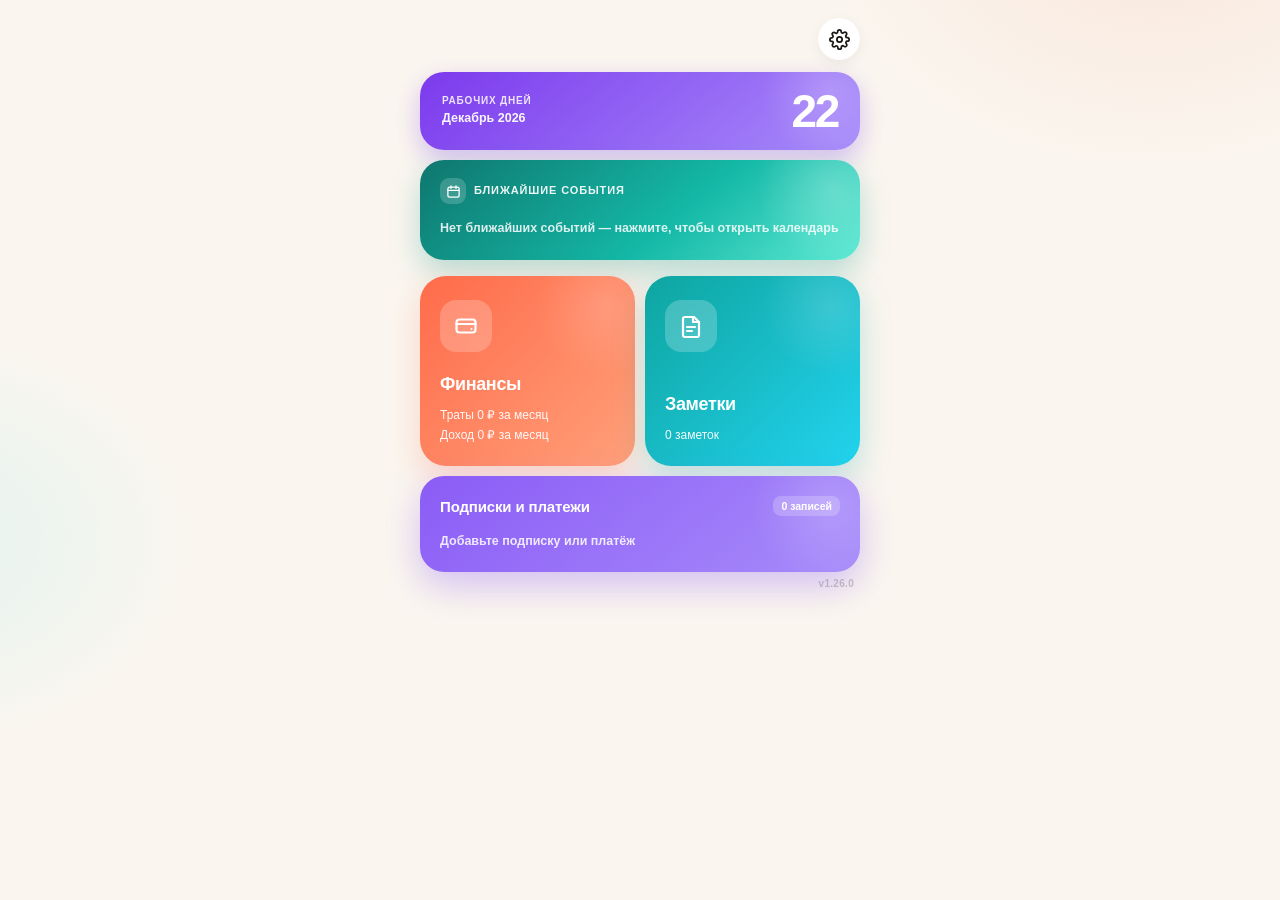
<file: index.html>
<!DOCTYPE html>
<html lang="ru">
<head>
  <meta charset="UTF-8">
  <link rel="stylesheet" href="app-access.css">
  <script src="app-access.js"></script>
  <meta name="viewport" content="width=device-width, initial-scale=1.0">
  <meta name="theme-color" content="#F6F3EE">
  <script>
    (function () {
      try {
        if (localStorage.getItem('expense-tracker-theme') === 'dark') {
          document.documentElement.setAttribute('data-theme', 'dark');
          var meta = document.querySelector('meta[name="theme-color"]');
          if (meta) {
            meta.setAttribute('content', '#141311');
          }
        }
      } catch (error) {}
    })();
  </script>
  <meta name="apple-mobile-web-app-capable" content="yes">
  <meta name="apple-mobile-web-app-status-bar-style" content="default">
  <meta name="apple-mobile-web-app-title" content="Расходы">
  <meta
    name="description"
    content="Локальный офлайн-трекер доходов и расходов: категории, статистика, быстрые шаблоны и резервные копии."
  >
  <title>Мои расходы</title>
  <link rel="icon" href="./icons/icon.svg" type="image/svg+xml">
  <link rel="icon" href="./icons/icon-192.png" type="image/png" sizes="192x192">
  <link rel="apple-touch-icon" href="./icons/apple-touch-icon.png">
  <link rel="manifest" href="./manifest.json">
  <link rel="stylesheet" href="styles.css">
  <link rel="stylesheet" href="styles-modern.css">
  <link rel="stylesheet" href="styles-preview.css">
  <link rel="stylesheet" href="notes.css">
  <link rel="stylesheet" href="calendar.css">
  <link rel="stylesheet" href="update-banner.css">
  <script src="ru-work-calendar.js" defer></script>
  <script src="app.js" defer></script>
  <script src="notes.js" defer></script>
  <script src="calendar.js" defer></script>
  <script src="update-banner.js" defer></script>
</head>
<body>
  <svg class="svg-sprite" aria-hidden="true" focusable="false">
    <symbol id="i-home" viewBox="0 0 24 24">
      <path d="M3 10.8 12 3l9 7.8"/>
      <path d="M5.5 9.5V20h13V9.5"/>
      <path d="M9.5 20v-5.5h5V20"/>
    </symbol>
    <symbol id="i-list" viewBox="0 0 24 24">
      <path d="M9 6h11M9 12h11M9 18h11"/>
      <path d="M4 6h.01M4 12h.01M4 18h.01"/>
    </symbol>
    <symbol id="i-chart" viewBox="0 0 24 24">
      <path d="M3 20V12M9 20V5M15 20v-8M21 20H3"/>
    </symbol>
    <symbol id="i-settings" viewBox="0 0 24 24">
      <path d="M4 7h16M4 17h16"/>
      <circle cx="9" cy="7" r="2.3"/>
      <circle cx="15" cy="17" r="2.3"/>
    </symbol>
    <symbol id="i-pencil" viewBox="0 0 24 24">
      <path d="M4 20h4L18.5 9.5a2.83 2.83 0 0 0-4-4L4 16v4Z"/>
      <path d="m13.5 6.5 4 4"/>
    </symbol>
    <symbol id="i-trash" viewBox="0 0 24 24">
      <path d="M4 7h16M9 7V5h6v2M6.5 7 7.5 20h9L17.5 7"/>
      <path d="M10 11v5M14 11v5"/>
    </symbol>
    <symbol id="i-plus" viewBox="0 0 24 24">
      <path d="M12 5v14M5 12h14"/>
    </symbol>
    <symbol id="i-x" viewBox="0 0 24 24">
      <path d="m6 6 12 12M18 6 6 18"/>
    </symbol>
    <symbol id="i-check" viewBox="0 0 24 24">
      <path d="m5 12 4 4L19 6"/>
    </symbol>
    <symbol id="i-download" viewBox="0 0 24 24">
      <path d="M12 4v11M7 10l5 5 5-5M5 20h14"/>
    </symbol>
    <symbol id="i-upload" viewBox="0 0 24 24">
      <path d="M12 20V9M7 14l5-5 5 5M5 4h14"/>
    </symbol>
    <symbol id="i-code" viewBox="0 0 24 24">
      <path d="m8 8-3 4 3 4M16 8l3 4-3 4M13 6l-2 12"/>
    </symbol>
    <symbol id="i-sheet" viewBox="0 0 24 24">
      <rect x="4" y="4" width="16" height="16" rx="2"/>
      <path d="M4 10h16M10 4v16"/>
    </symbol>
    <symbol id="i-document" viewBox="0 0 24 24">
      <path d="M14 3H6.5A1.5 1.5 0 0 0 5 4.5v15A1.5 1.5 0 0 0 6.5 21h11a1.5 1.5 0 0 0 1.5-1.5V8l-5-5Z"/>
      <path d="M14 3v5h5M8.5 13h7M8.5 17h5"/>
    </symbol>
    <symbol id="i-sliders" viewBox="0 0 24 24">
      <path d="M4 7h16M4 17h16"/>
      <circle cx="9" cy="7" r="2.1"/>
      <circle cx="16" cy="17" r="2.1"/>
    </symbol>
    <symbol id="i-tags" viewBox="0 0 24 24">
      <path d="M3 11V4.5A1.5 1.5 0 0 1 4.5 3H11l10 10-8 8L3 11Z"/>
      <circle cx="7.5" cy="7.5" r="1.1"/>
    </symbol>
    <symbol id="i-zap" viewBox="0 0 24 24">
      <path d="m13 2-8 12h6l-1 8 8-12h-6l1-8Z"/>
    </symbol>
    <symbol id="i-shield" viewBox="0 0 24 24">
      <path d="M12 3 5 6v5c0 4.6 3 8.3 7 10 4-1.7 7-5.4 7-10V6l-7-3Z"/>
      <path d="m9 12 2 2 4-4"/>
    </symbol>
    <symbol id="i-scale" viewBox="0 0 24 24">
      <path d="M12 4v16M7 20h10M5 7h14"/>
      <path d="M5 7 2.5 13h5L5 7ZM19 7l-2.5 6h5L19 7Z"/>
    </symbol>
    <symbol id="i-arrow-right" viewBox="0 0 24 24">
      <path d="M5 12h14M14 7l5 5-5 5"/>
    </symbol>
    <symbol id="i-chevron-up" viewBox="0 0 24 24">
      <path d="m6 15 6-6 6 6"/>
    </symbol>
    <symbol id="i-chevron-down" viewBox="0 0 24 24">
      <path d="m6 9 6 6 6-6"/>
    </symbol>
    <symbol id="i-power" viewBox="0 0 24 24">
      <path d="M12 3v9M6.3 6.4a8 8 0 1 0 11.4 0"/>
    </symbol>
    <symbol id="i-fingerprint" viewBox="0 0 24 24">
      <path d="M12 11a3 3 0 0 0-3 3v2"/>
      <path d="M12 6a8 8 0 0 0-8 8"/>
      <path d="M20 14a8 8 0 0 0-4-6.9"/>
      <path d="M15 21a12 12 0 0 0 .5-3 3.5 3.5 0 0 0-7 0c0 1 .1 2 .4 3"/>
      <path d="M4.6 9A9 9 0 0 1 18 7.3"/>
    </symbol>
    <symbol id="i-search" viewBox="0 0 24 24">
      <circle cx="10.5" cy="10.5" r="6.5"/>
      <path d="m16 16 4 4"/>
    </symbol>
    <symbol id="i-calendar" viewBox="0 0 24 24">
      <rect x="3" y="5" width="18" height="16" rx="3"/>
      <path d="M8 3v4M16 3v4M3 10h18"/>
    </symbol>
  </svg>

  <div id="app" class="app">
    <section data-tab="hub" class="tab-panel hub-screen" id="tab-hub" aria-label="Общий хаб">
      <div class="hub-wrap">
        <div class="hub-topbar">
          <button class="hub-settings-btn" id="hubSettingsBtn" type="button" aria-label="Настройки" title="Настройки">
            <svg viewBox="0 0 24 24" fill="none" stroke="currentColor" stroke-width="2" stroke-linecap="round" stroke-linejoin="round">
              <circle cx="12" cy="12" r="3"/>
              <path d="M19.4 15a1.65 1.65 0 0 0 .33 1.82l.06.06a2 2 0 1 1-2.83 2.83l-.06-.06a1.65 1.65 0 0 0-1.82-.33 1.65 1.65 0 0 0-1 1.51V21a2 2 0 1 1-4 0v-.09a1.65 1.65 0 0 0-1-1.51 1.65 1.65 0 0 0-1.82.33l-.06.06a2 2 0 1 1-2.83-2.83l.06-.06a1.65 1.65 0 0 0 .33-1.82 1.65 1.65 0 0 0-1.51-1H3a2 2 0 1 1 0-4h.09a1.65 1.65 0 0 0 1.51-1 1.65 1.65 0 0 0-.33-1.82l-.06-.06a2 2 0 1 1 2.83-2.83l.06.06a1.65 1.65 0 0 0 1.82.33h.01a1.65 1.65 0 0 0 1-1.51V3a2 2 0 1 1 4 0v.09a1.65 1.65 0 0 0 1 1.51h.01a1.65 1.65 0 0 0 1.82-.33l.06-.06a2 2 0 1 1 2.83 2.83l-.06.06a1.65 1.65 0 0 0-.33 1.82v.01a1.65 1.65 0 0 0 1.51 1H21a2 2 0 1 1 0 4h-.09a1.65 1.65 0 0 0-1.51 1z"/>
            </svg>
          </button>
        </div>

        <div class="hub-bento hub-widgets" aria-label="Виджеты">
          <div
            class="hub-widget"
            id="hub-widget"
            data-card-id="widget-days"
            data-card-name="Виджет «Рабочих дней»"
            aria-live="polite"
          >
            <div class="hub-widget-info">
              <div class="hub-widget-lbl">Рабочих дней</div>
              <div id="hub-widget-month" class="hub-widget-month">октябрь 2026</div>
            </div>
            <div id="hub-widget-count" class="hub-widget-num">22</div>
          </div>

          <div
            class="hub-events"
            id="hub-events-widget"
            data-card-id="widget-events"
            data-card-name="Виджет «Ближайшие события»"
            role="button"
            tabindex="0"
            aria-haspopup="dialog"
            aria-label="Ближайшие события. Открыть календарь"
            title="Открыть календарь событий"
          >
            <div class="hub-events-head">
              <div class="hub-events-heading">
                <span class="hub-events-icon" aria-hidden="true">
                  <svg viewBox="0 0 24 24" fill="none" stroke="currentColor" stroke-width="2" stroke-linecap="round" stroke-linejoin="round">
                    <rect x="3" y="5" width="18" height="16" rx="3"/>
                    <path d="M8 3v4M16 3v4M3 10h18"/>
                  </svg>
                </span>
                <span class="hub-events-title">Ближайшие события</span>
              </div>
              <span class="hub-events-badge" id="hub-events-count" hidden></span>
            </div>
            <div class="hub-events-list" id="hub-events-list">
              <div class="hub-events-empty">Нет ближайших событий</div>
            </div>
          </div>
        </div>

        <div class="hub-bento hub-apps" aria-label="Приложения">
          <button id="hub-finance" class="hub-app hub-app-finance" type="button" data-card-id="app-finance" data-card-name="Приложение «Финансы»" aria-label="Открыть приложение Финансы">
            <div class="hub-app-icon">
              <svg viewBox="0 0 24 24" fill="none" stroke-width="2.2" stroke-linecap="round" stroke-linejoin="round">
                <rect x="2.5" y="5.5" width="19" height="13" rx="3"/>
                <path d="M2.5 10h19"/>
                <circle cx="17.5" cy="15" r="1" fill="currentColor" stroke="none"/>
              </svg>
            </div>
            <div class="hub-app-info">
              <div class="hub-app-name">Финансы</div>
              <div class="hub-app-stat" id="hub-finance-expense">Траты — ₽ за месяц</div>
              <div class="hub-app-stat" id="hub-finance-income">Доход — ₽ за месяц</div>
            </div>
          </button>

          <button id="hub-notes" class="hub-app hub-app-notes" type="button" data-card-id="app-notes" data-card-name="Приложение «Заметки»" aria-label="Открыть приложение Заметки">
            <div class="hub-app-icon">
              <svg viewBox="0 0 24 24" fill="none" stroke-width="2.2" stroke-linecap="round" stroke-linejoin="round">
                <path d="M6 3h9l5 5v13a2 2 0 0 1-2 2H6a2 2 0 0 1-2-2V5a2 2 0 0 1 2-2z"/>
                <path d="M14 3v5h5"/>
                <path d="M8 13h8M8 17h5"/>
              </svg>
            </div>
            <div class="hub-app-info">
              <div class="hub-app-name">Заметки</div>
              <div class="hub-app-stat" id="hub-notes-stat">0 заметок</div>
            </div>
          </button>

          <button id="hub-subscriptions" class="hub-subscriptions" type="button" data-card-id="app-subscriptions" data-card-name="Приложение «Подписки и платежи»" aria-label="Открыть приложение Подписки и платежи">
            <div class="hub-sub-head">
              <div class="hub-sub-title">Подписки и платежи</div>
              <div class="hub-sub-badge" id="hub-sub-count">0 записей</div>
            </div>
            <div class="hub-sub-list" id="hub-sub-list">
              <div class="hub-sub-empty">Добавьте подписку или платёж</div>
            </div>
          </button>
        </div>

        <div class="hub-version" id="hub-version">v1.26.0</div>
      </div>
    </section>

    <header class="sticky-top">
      <div class="ph">
        <button
          id="finance-exit"
          class="hub-back"
          type="button"
          aria-label="Вернуться в хаб"
          title="В хаб"
        >
          <svg class="icon" aria-hidden="true" focusable="false"><use href="#i-arrow-right"></use></svg>
        </button>
        <div class="ph-copy">
          <div class="ph-date" id="header-date">Сегодня</div>
          <h1 class="ph-title" id="view-title">Мои расходы</h1>
        </div>
        <button
          id="header-avatar"
          class="avatar"
          type="button"
          aria-label="Открыть настройки"
          title="Настройки"
        >₽</button>
      </div>

      <nav class="fnav" aria-label="Основная навигация">
        <button type="button" class="fnav-button is-active" data-tab-target="home" aria-current="page">
          <svg viewBox="0 0 24 24"><path d="M3 9l9-7 9 7v11a2 2 0 0 1-2 2H5a2 2 0 0 1-2-2z"/><polyline points="9 22 9 12 15 12 15 22"/></svg>
          Главная
        </button>
        <button type="button" class="fnav-button" data-tab-target="history">
          <svg viewBox="0 0 24 24"><circle cx="12" cy="12" r="10"/><polyline points="12 6 12 12 16 14"/></svg>
          История
        </button>
        <button type="button" class="fnav-button" data-tab-target="stats">
          <svg viewBox="0 0 24 24"><path d="M5 20V10M12 20V4M19 20v-6"/></svg>
          Статистика
        </button>
        <button type="button" class="fnav-button" data-tab-target="settings">
          <svg viewBox="0 0 24 24"><path d="M4 4h6v6H4zM14 4h6v6h-6zM4 14h6v6H4zM14 14h6v6h-6z"/></svg>
          Категории
        </button>
      </nav>
    </header>

    <nav class="bottom-nav" aria-label="Основная навигация">
      <button class="nav-btn is-active" id="nav-home" data-tab-target="home" aria-current="page">
        <svg viewBox="0 0 24 24"><path d="M3 9l9-7 9 7v11a2 2 0 0 1-2 2H5a2 2 0 0 1-2-2z"/><polyline points="9 22 9 12 15 12 15 22"/></svg>
        Главная
      </button>
      <button class="nav-btn" id="nav-history" data-tab-target="history">
        <svg viewBox="0 0 24 24"><circle cx="12" cy="12" r="10"/><polyline points="12 6 12 12 16 14"/></svg>
        История
      </button>
      <button class="nav-btn" id="nav-stats" data-tab-target="stats">
        <svg viewBox="0 0 24 24"><path d="M5 20V10M12 20V4M19 20v-6"/></svg>
        Статистика
      </button>
      <button class="nav-btn" id="nav-categories" data-tab-target="settings">
        <svg viewBox="0 0 24 24"><path d="M4 4h6v6H4zM14 4h6v6h-6zM4 14h6v6H4zM14 14h6v6h-6z"/></svg>
        Категории
      </button>
    </nav>

    <p id="app-error" class="app-error" role="alert" hidden></p>

    <main class="views">
      <section data-tab="home" class="tab-panel" id="tab-home">
        <section id="backup-banner" class="backup-banner" aria-label="Напоминание о резервной копии" hidden>
          <p id="backup-banner-text" class="backup-banner-text"></p>
          <div class="backup-banner-actions">
            <button
              id="backup-banner-export"
              class="icon-button icon-button--compact backup-banner-export"
              type="button"
              aria-label="Экспорт JSON"
              title="Экспорт JSON"
              data-tooltip="Экспорт JSON"
            >
              <svg class="icon" aria-hidden="true" focusable="false"><use href="#i-download"></use></svg>
            </button>
            <button
              id="backup-banner-hide"
              class="icon-button icon-button--compact backup-banner-close"
              type="button"
              aria-label="Скрыть до завтра"
              title="Скрыть до завтра"
              data-tooltip="Скрыть до завтра"
            >
              <svg class="icon" aria-hidden="true" focusable="false"><use href="#i-x"></use></svg>
            </button>
          </div>
        </section>

        <section id="spend-nudge" class="spend-nudge" aria-label="Напоминание внести траты" hidden>
          <p id="spend-nudge-text" class="spend-nudge-text"></p>
          <div class="spend-nudge-actions">
            <button
              id="spend-nudge-open"
              class="icon-button icon-button--compact icon-button--soft spend-nudge-open"
              type="button"
              aria-label="Открыть форму"
              title="Открыть форму"
              data-tooltip="Открыть форму"
            >
              <svg class="icon" aria-hidden="true" focusable="false"><use href="#i-plus"></use></svg>
            </button>
            <button
              id="spend-nudge-hide"
              class="icon-button icon-button--compact spend-nudge-hide"
              type="button"
              aria-label="Скрыть на сегодня"
              title="Скрыть на сегодня"
              data-tooltip="Скрыть на сегодня"
            >
              <svg class="icon" aria-hidden="true" focusable="false"><use href="#i-x"></use></svg>
            </button>
          </div>
        </section>

        <section class="hero home-balance" aria-labelledby="balance-title" aria-live="polite">
          <div class="hero-top">
            <span id="balance-title" class="hero-lbl">Текущий баланс</span>
            <button
              id="edit-balance"
              class="hero-edit"
              type="button"
              aria-label="Изменить начальный баланс"
              title="Изменить начальный баланс"
            >
              <svg viewBox="0 0 24 24" fill="none" stroke="currentColor" stroke-width="2.5" stroke-linecap="round" stroke-linejoin="round" style="width:12px;height:12px"><path d="M12 20h9"></path><path d="M16.5 3.5a2.121 2.121 0 0 1 3 3L7 19l-4 1 1-4L16.5 3.5z"></path></svg>
              Задать
            </button>
          </div>
          <strong id="balance-value" class="hero-num">0 <span class="cur">₽</span></strong>
          <p id="balance-hint" class="hero-hint">Задайте начальный баланс</p>
          <div id="today-line" class="hero-trend"></div>
          <div class="balance-split">
            <div class="split-item">
              <div class="lbl">Доход</div>
              <div class="val" id="balance-income">+0 ₽</div>
            </div>
            <div class="split-item">
              <div class="lbl">Расход</div>
              <div class="val" id="balance-expense">−0 ₽</div>
            </div>
          </div>
        </section>

        <div class="metrics" aria-label="Показатели месяца">
          <button
            class="metric primary"
            id="metric-expenses-card"
            type="button"
            aria-label="Открыть анализ расходов"
          >
            <span class="metric-lbl">Расходы</span>
            <strong class="metric-val" id="metric-expenses-value">0 ₽</strong>
            <span class="metric-sub" id="metric-expenses-sub">за этот месяц</span>
          </button>

          <button
            class="metric dark"
            id="metric-income-card"
            type="button"
            aria-label="Открыть анализ доходов"
          >
            <span class="metric-lbl">Доходы</span>
            <strong class="metric-val" id="metric-income-value">0 ₽</strong>
            <span class="metric-sub">за этот месяц</span>
          </button>
        </div>

        <section class="quick-templates-section" aria-labelledby="quick-templates-title">
          <div class="feed-head">
            <h2 id="quick-templates-title">Быстрый ввод</h2>
          </div>
          <div class="quick-templates-wrap">
            <div
              id="quick-templates"
              class="quick-templates"
              aria-label="Быстрые шаблоны"
            ></div>
            <button
              id="quick-template-manage"
              class="quick-template-manage"
              type="button"
              aria-label="Управление шаблонами"
              title="Управление шаблонами"
              data-tooltip="Управление шаблонами"
              hidden
            >
              <svg class="icon" aria-hidden="true" focusable="false"><use href="#i-sliders"></use></svg>
            </button>
          </div>
        </section>

        <section id="home-last-operations" class="home-last" aria-labelledby="home-last-title" hidden>
          <div class="feed-head">
            <h2 id="home-last-title">Последние</h2>
            <button
              id="home-show-all"
              class="link-button"
              type="button"
            >Все →</button>
          </div>
          <div id="home-last-list" class="home-last-list"></div>
        </section>
      </section>

      <section data-tab="history" class="tab-panel" id="tab-history" hidden>
        <div class="history-toolbar">
          <div class="search" role="search">
            <svg class="icon" aria-hidden="true" focusable="false"><use href="#i-search"></use></svg>
            <input
              id="expense-search"
              type="search"
              placeholder="Поиск по операциям"
              aria-label="Поиск по операциям"
              autocomplete="off"
            >
          </div>

          <div class="history-filterbar">
            <div class="filters" role="group" aria-label="Тип операций">
              <button type="button" class="filter is-active" data-history-type="all" aria-pressed="true">Все</button>
              <button type="button" class="filter" data-history-type="expense" aria-pressed="false">Расходы</button>
              <button type="button" class="filter" data-history-type="income" aria-pressed="false">Доходы</button>
            </div>

            <details class="history-more">
              <summary class="filter filter--more">
                <svg class="icon" aria-hidden="true" focusable="false"><use href="#i-sliders"></use></svg>
                <span>Фильтры</span>
              </summary>
              <div class="history-more-body">
                <div class="field">
                  <label for="category-filter">Категория</label>
                  <select id="category-filter">
                    <option value="">Все категории</option>
                  </select>
                </div>
                <div class="field">
                  <label for="expense-sort">Сортировка</label>
                  <select id="expense-sort">
                    <option value="date-desc" selected>Сначала новые</option>
                    <option value="date-asc">Сначала старые</option>
                    <option value="amount-desc">Сумма: по убыванию</option>
                    <option value="amount-asc">Сумма: по возрастанию</option>
                  </select>
                </div>
              </div>
            </details>
          </div>
        </div>

        <div class="month-nav">
          <button class="month-btn" type="button" onclick="changeMonth(-1)" aria-label="Предыдущий месяц">
            <svg viewBox="0 0 24 24" fill="none" stroke="currentColor" stroke-width="2.5" stroke-linecap="round"><path d="M15 6l-6 6 6 6"/></svg>
          </button>
          <div class="month-lbl" id="history-month-label">Октябрь 2026</div>
          <button class="month-btn" type="button" onclick="changeMonth(1)" aria-label="Следующий месяц">
            <svg viewBox="0 0 24 24" fill="none" stroke="currentColor" stroke-width="2.5" stroke-linecap="round"><path d="M9 6l6 6-6 6"/></svg>
          </button>
        </div>

        <p id="empty-state" class="empty-state">Пока нет операций. Нажмите «+», чтобы добавить первую.</p>
        <div id="expense-list" class="expense-list"></div>
      </section>

      <section data-tab="stats" class="tab-panel" id="tab-stats" hidden>
        <p id="stats-tab-empty" class="empty-state" hidden>
          Нет данных. Добавьте операции на вкладке «Обзор».
        </p>

        <div id="stats-period-controls" class="stats-controls">
          <div class="stats-period-row">
            <div id="period-tabs" class="filters period-tabs stats-tabs" role="tablist" aria-label="Период статистики">
              <button
                type="button"
                class="filter period-tab stats-tab"
                data-period="week"
                role="tab"
                aria-selected="false"
                aria-controls="stats-panel"
              >Неделя</button>
              <button
                type="button"
                class="filter period-tab is-active"
                data-period="month"
                role="tab"
                aria-selected="true"
                aria-controls="stats-panel"
              >Месяц</button>
              <button
                type="button"
                class="filter period-tab stats-tab"
                data-period="year"
                role="tab"
                aria-selected="false"
                aria-controls="stats-panel"
              >Год</button>
              <button
                type="button"
                class="filter period-tab stats-tab"
                data-period="all"
                role="tab"
                aria-selected="false"
                aria-controls="stats-panel"
              >Всё</button>
            </div>

            <details class="custom-period-details history-more">
              <summary class="filter filter--more">
                <svg class="icon" aria-hidden="true" focusable="false"><use href="#i-calendar"></use></svg>
                <span>Свой период</span>
              </summary>

              <div class="history-more-body period-custom" aria-label="Произвольный период статистики">
                <label class="period-date-field">
                  <span>С</span>
                  <input id="custom-from" type="date" aria-label="Начало периода">
                </label>
                <label class="period-date-field">
                  <span>По</span>
                  <input id="custom-to" type="date" aria-label="Конец периода">
                </label>
                <div class="period-custom-actions">
                  <button id="custom-apply" class="secondary-button period-custom-button" type="button">Применить</button>
                  <button id="custom-reset" class="secondary-button period-custom-button" type="button">Сбросить</button>
                </div>
                <p id="custom-range-error" class="period-custom-error" role="alert" hidden></p>
              </div>
            </details>
          </div>
          <p id="stats-period-label" class="stats-period-label" hidden></p>
        </div>

        <div id="stats-panel" class="stats-panel" role="tabpanel" aria-label="Статистика за выбранный период">
          <section class="stats-hero" aria-live="polite">
            <div class="stats-lbl">Расходы за период</div>
            <div class="stats-num"><strong id="stats-expense">0 ₽</strong></div>
          </section>

          <div class="stats-mini-grid">
            <div class="stat-mini">
              <span class="metric-lbl">Доходы</span>
              <strong id="stats-income" class="stat-mini-value is-income">0 ₽</strong>
            </div>
            <div class="stat-mini">
              <span class="metric-lbl">Чистый поток</span>
              <strong id="stats-net" class="stat-mini-value is-income">0 ₽</strong>
            </div>
            <div class="stat-mini">
              <span class="metric-lbl">Средний день</span>
              <strong id="stats-avg" class="stat-mini-value">0 ₽</strong>
            </div>
            <div class="stat-mini stat-mini--forecast">
              <div id="month-forecast" class="month-forecast" hidden></div>
            </div>
          </div>

          <div class="chart-card">
            <div class="chart-title" id="bar-chart-title">Динамика за неделю</div>
            <div class="bar-chart" id="bar-chart"></div>
            <div class="chart-legend" aria-label="Легенда графика">
              <span class="chart-legend-item">
                <span class="chart-legend-swatch chart-legend-swatch--income" aria-hidden="true"></span>
                Доход
              </span>
              <span class="chart-legend-item">
                <span class="chart-legend-swatch chart-legend-swatch--expense" aria-hidden="true"></span>
                Расход
              </span>
            </div>
          </div>

          <div class="chart-card">
            <div class="chart-title">Расходы по категориям</div>
            <div class="pie-chart" id="pie-chart">
              <div class="pie-center">
                <div class="pie-center-lbl">Всего</div>
                <div class="pie-center-val" id="pie-total">0 ₽</div>
              </div>
            </div>
            <div class="pie-legend" id="pie-legend"></div>
          </div>

          <div class="stats-card stats-alltime" aria-live="polite">
            <h2 class="card-title">Итого за всё время</h2>
            <div class="total-row">
              <span class="total-label">Всего расходов</span>
              <strong id="total-expense" class="total-row-value is-expense">0 ₽</strong>
            </div>
            <div class="total-row">
              <span class="total-label">Всего доходов</span>
              <strong id="total-income" class="total-row-value is-income">0 ₽</strong>
            </div>
            <div class="total-row">
              <span class="total-label">Чистый поток</span>
              <strong id="total-net" class="total-row-value is-income">0 ₽</strong>
            </div>
          </div>

          <div class="stats-card stats-card--chart stats-card--balance">
            <h2 id="balance-chart-title" class="card-title">Баланс по дням</h2>
            <div id="stats-balance-chart" class="stats-chart stats-chart--balance"></div>
          </div>

          <div id="stats-comparison" class="stats-card stats-card--comparison" hidden></div>

          <div class="stats-card stats-card--categories">
            <div class="card-head">
              <h2 class="card-title">По категориям</h2>
            </div>

            <div id="stats-expense-group" class="stats-category-group" hidden>
              <h3 class="stats-label stats-label--expense">Расходы</h3>
              <ul id="stats-expense-categories" class="stats-categories"></ul>
            </div>

            <div id="stats-income-group" class="stats-category-group" hidden>
              <h3 class="stats-label stats-label--income">Доходы</h3>
              <ul id="stats-income-categories" class="stats-categories"></ul>
            </div>

            <p id="stats-empty" class="stats-empty">Нет данных за период</p>
          </div>
        </div>
      </section>

      <section data-tab="settings" class="tab-panel" id="tab-settings" hidden>
        <div class="settings-list">
          <section class="set-group" aria-labelledby="settings-balance-title">
            <h2 id="settings-balance-title" class="set-lbl">Финансы</h2>

            <div class="set set--split">
              <span class="set-ic" style="background:#FFE8E2" aria-hidden="true">💰</span>
              <button id="edit-initial-balance" class="set-main" type="button">
                <span class="set-name">Начальный баланс</span>
                <span class="set-sub">Стартовый остаток</span>
              </button>
              <strong id="initial-balance-value" class="set-val">0 ₽</strong>
              <button
                id="reconcile-balance"
                class="set-action"
                type="button"
                aria-label="Сверить баланс с реальностью"
                title="Сверить баланс"
              >
                <svg class="icon" aria-hidden="true" focusable="false"><use href="#i-scale"></use></svg>
              </button>
            </div>

            <button id="manage-categories" class="set" type="button">
              <span class="set-ic" style="background:#E6DEFF" aria-hidden="true">🏷️</span>
              <span class="set-body">
                <span class="set-name">Категории</span>
                <span class="set-sub">Расходы и доходы</span>
              </span>
              <span class="set-chev" aria-hidden="true">›</span>
            </button>

            <button id="manage-quick-templates" class="set" type="button">
              <span class="set-ic" style="background:#D6F5DF" aria-hidden="true">⚡</span>
              <span class="set-body">
                <span class="set-name">Быстрые шаблоны</span>
                <span class="set-sub">Частые операции в один тап</span>
              </span>
              <span class="set-chev" aria-hidden="true">›</span>
            </button>
          </section>

          <section class="set-group" aria-labelledby="settings-security-title">
            <h2 id="settings-security-title" class="set-lbl">Безопасность</h2>
            <button id="manage-security" class="set" type="button">
              <span class="set-ic" style="background:#FFE2CC" aria-hidden="true">🔒</span>
              <span class="set-body">
                <span class="set-name">PIN и биометрия</span>
                <span class="set-sub">Защита приложения при входе</span>
              </span>
              <span class="set-chev" aria-hidden="true">›</span>
            </button>
          </section>

          <section class="set-group" aria-labelledby="backup-title">
            <h2 id="backup-title" class="set-lbl">Данные</h2>
            <p class="backup-status" aria-live="polite">
              Последняя копия: <strong id="last-backup-value">никогда</strong>
            </p>

            <button id="export-json" class="set" type="button">
              <span class="set-ic" style="background:#E6DEFF" aria-hidden="true">
                <svg class="icon" aria-hidden="true" focusable="false"><use href="#i-code"></use></svg>
              </span>
              <span class="set-body">
                <span class="set-name">Экспорт JSON</span>
                <span class="set-sub">Полная резервная копия</span>
              </span>
              <span class="set-chev" aria-hidden="true">›</span>
            </button>

            <button id="export-csv" class="set" type="button">
              <span class="set-ic" style="background:#D6F5DF" aria-hidden="true">
                <svg class="icon" aria-hidden="true" focusable="false"><use href="#i-sheet"></use></svg>
              </span>
              <span class="set-body">
                <span class="set-name">Экспорт CSV</span>
                <span class="set-sub">Таблица для Excel</span>
              </span>
              <span class="set-chev" aria-hidden="true">›</span>
            </button>

            <button id="report-pdf" class="set" type="button">
              <span class="set-ic" style="background:#FFF2CC" aria-hidden="true">
                <svg class="icon" aria-hidden="true" focusable="false"><use href="#i-document"></use></svg>
              </span>
              <span class="set-body">
                <span class="set-name">Отчёт PDF</span>
                <span class="set-sub">Печать или сохранение</span>
              </span>
              <span class="set-chev" aria-hidden="true">›</span>
            </button>

            <button id="import-json" class="set" type="button">
              <span class="set-ic" style="background:#D6E6FF" aria-hidden="true">
                <svg class="icon" aria-hidden="true" focusable="false"><use href="#i-upload"></use></svg>
              </span>
              <span class="set-body">
                <span class="set-name">Импорт JSON</span>
                <span class="set-sub">Заменить все текущие данные</span>
              </span>
              <span class="set-chev" aria-hidden="true">›</span>
            </button>

            <input
              id="import-file"
              type="file"
              accept="application/json,.json"
              hidden
            >
          </section>

          <section class="set-group" aria-labelledby="notes-settings-title">
            <h2 id="notes-settings-title" class="set-lbl">Заметки</h2>

            <button id="notes-export" class="set" type="button">
              <span class="set-ic" style="background:#FFF2CC" aria-hidden="true">📝</span>
              <span class="set-body">
                <span class="set-name">Экспорт заметок</span>
                <span class="set-sub">Резервная копия JSON</span>
              </span>
              <span class="set-chev" aria-hidden="true">›</span>
            </button>

            <button id="notes-import" class="set" type="button">
              <span class="set-ic" style="background:#D6F5DF" aria-hidden="true">📥</span>
              <span class="set-body">
                <span class="set-name">Импорт заметок</span>
                <span class="set-sub">Добавить из файла</span>
              </span>
              <span class="set-chev" aria-hidden="true">›</span>
            </button>

            <input
              id="notes-import-file"
              type="file"
              accept="application/json,.json"
              hidden
            >
          </section>

          <section class="set-group" aria-labelledby="settings-about-title">
            <h2 id="settings-about-title" class="set-lbl">О приложении</h2>
            <div class="set set--static">
              <span class="set-ic" style="background:#FFD6DD" aria-hidden="true">₽</span>
              <span class="set-body">
                <span class="set-name">Мои расходы</span>
                <span class="set-sub">Локальный офлайн-трекер · версия 1.0</span>
              </span>
            </div>
            <p class="settings-note">Данные хранятся только на этом устройстве.</p>
          </section>
        </div>
      </section>

    </main>
  </div>

  <button class="fab" id="fab" type="button" aria-label="Добавить операцию" title="Добавить операцию">
    <svg viewBox="0 0 24 24" aria-hidden="true" focusable="false"><path d="M12 5v14M5 12h14"/></svg>
  </button>

  <div id="operation-modal" class="modal-overlay operation-overlay" hidden>
    <div
      class="modal-card compose-card"
      role="dialog"
      aria-modal="true"
      aria-labelledby="form-title"
      tabindex="-1"
    >
      <form id="expense-form" novalidate>
        <div class="compose-handle" aria-hidden="true"></div>
        <div class="compose-head">
          <button
            id="operation-modal-close"
            class="close-btn"
            type="button"
            aria-label="Закрыть"
            title="Закрыть"
          >
            <svg class="icon" aria-hidden="true" focusable="false"><use href="#i-x"></use></svg>
          </button>
          <h2 id="form-title" class="compose-title">Новая операция</h2>
          <span class="compose-head-spacer" aria-hidden="true"></span>
        </div>

        <div id="type-tabs" class="seg calc-type" role="tablist" aria-label="Тип операции">
          <button
            type="button"
            class="seg-button type-button is-active"
            data-type="expense"
            role="tab"
            aria-selected="true"
          >Расход</button>
          <button
            type="button"
            class="seg-button type-button"
            data-type="income"
            role="tab"
            aria-selected="false"
          >Доход</button>
        </div>

        <div class="compose-display">
          <div id="compose-amount-display" class="compose-amt is-empty" tabindex="-1" aria-live="polite">0<span class="cur">₽</span></div>
          <div id="compose-calc-rationale" class="compose-calc-rationale" aria-hidden="true"></div>
          <div id="compose-category-display" class="compose-cat">Выберите категорию</div>
        </div>

        <div id="compose-category-pills" class="cat-scroll calc-cats" role="group" aria-label="Категория"></div>

        <div id="compose-keypad" class="keypad" aria-label="Клавиатура калькулятора">
          <button type="button" class="key" data-key="7" aria-label="7">7</button>
          <button type="button" class="key" data-key="8" aria-label="8">8</button>
          <button type="button" class="key" data-key="9" aria-label="9">9</button>
          <button type="button" class="key op" data-key="div" aria-label="Разделить">÷</button>
          <button type="button" class="key" data-key="4" aria-label="4">4</button>
          <button type="button" class="key" data-key="5" aria-label="5">5</button>
          <button type="button" class="key" data-key="6" aria-label="6">6</button>
          <button type="button" class="key op" data-key="mul" aria-label="Умножить">×</button>
          <button type="button" class="key" data-key="1" aria-label="1">1</button>
          <button type="button" class="key" data-key="2" aria-label="2">2</button>
          <button type="button" class="key" data-key="3" aria-label="3">3</button>
          <button type="button" class="key op" data-key="sub" aria-label="Вычесть">−</button>
          <button type="button" class="key" data-key="." aria-label="Десятичный разделитель">,</button>
          <button type="button" class="key" data-key="0" aria-label="0">0</button>
          <button type="button" class="key action" data-key="backspace" aria-label="Стереть последний символ">⌫</button>
          <button type="button" class="key op" data-key="add" aria-label="Прибавить">+</button>
        </div>
        <button type="submit" class="key submit" id="compose-submit" aria-label="Сохранить операцию">Сохранить</button>

        <div class="visually-hidden">
          <label for="amount">Сумма</label>
          <input
            id="amount"
            name="amount"
            type="number"
            step="0.01"
            min="0.01"
            inputmode="decimal"
            placeholder="Сумма"
            tabindex="-1"
            required
          >
          <label for="category">Категория</label>
          <select id="category" name="category" required></select>
        </div>

        <div class="compose-meta">
          <label class="compose-field" for="date">
            <span>Дата</span>
            <input id="date" name="date" type="date" required>
          </label>
          <label class="compose-field" for="note">
            <span>Заметка</span>
            <input
              id="note"
              name="note"
              type="text"
              placeholder="Необязательно"
              maxlength="120"
            >
          </label>
        </div>

        <p id="compose-error" class="form-error" role="alert" hidden></p>

        <div class="compose-actions">
          <button id="cancel-edit" class="compose-cancel" type="button" hidden>Отменить редактирование</button>
        </div>
      </form>
    </div>
  </div>

  <div id="transaction-detail-modal" class="modal-overlay" hidden>
    <div
      class="modal-card transaction-detail-card"
      role="dialog"
      aria-modal="true"
      aria-labelledby="transaction-detail-title"
      tabindex="-1"
    >
      <div class="modal-header">
        <h2 id="transaction-detail-title">Операция</h2>
        <button
          id="transaction-detail-close"
          class="icon-button icon-button--soft modal-close-button"
          type="button"
          aria-label="Закрыть"
          title="Закрыть"
        >
          <svg class="icon" aria-hidden="true" focusable="false"><use href="#i-x"></use></svg>
        </button>
      </div>

      <div class="detail-hero">
        <div id="transaction-detail-icon" class="detail-ic" aria-hidden="true"></div>
        <div id="transaction-detail-amount" class="detail-amt"></div>
        <div id="transaction-detail-meta" class="detail-meta"></div>
      </div>

      <p id="transaction-detail-note" class="detail-note" hidden></p>

      <div class="detail-actions">
        <button id="transaction-detail-edit" class="btn btn-primary" type="button">Редактировать</button>
        <button id="transaction-detail-delete" class="btn btn-danger" type="button">Удалить</button>
      </div>
    </div>
  </div>

  <div id="category-modal" class="modal-overlay" hidden>
    <div
      class="modal-card"
      role="dialog"
      aria-modal="true"
      aria-labelledby="category-modal-title"
    >
      <div class="modal-header">
        <h2 id="category-modal-title">Категории</h2>
        <button
          id="category-modal-close"
          class="icon-button icon-button--soft modal-close-button"
          type="button"
          aria-label="Закрыть"
          title="Закрыть"
          data-tooltip="Закрыть"
        >
          <svg class="icon" aria-hidden="true" focusable="false"><use href="#i-x"></use></svg>
        </button>
      </div>

      <div
        id="category-modal-tabs"
        class="period-tabs category-modal-tabs"
        role="tablist"
        aria-label="Тип категорий"
      >
        <button
          type="button"
          class="period-tab is-active"
          data-category-type="expense"
          role="tab"
          aria-selected="true"
        >Расходы</button>
        <button
          type="button"
          class="period-tab"
          data-category-type="income"
          role="tab"
          aria-selected="false"
        >Доходы</button>
      </div>

      <ul id="category-modal-list" class="category-list"></ul>
      <p id="category-modal-empty" class="category-empty" hidden>Нет категорий</p>

      <form id="category-add-form" class="category-add-form" novalidate>
        <div class="category-add-row">
          <input
            id="category-name-input"
            type="text"
            placeholder="Новая категория"
            aria-label="Новая категория"
            autocomplete="off"
          >
          <button
            class="icon-button category-add-button"
            type="submit"
            aria-label="Добавить категорию"
            title="Добавить категорию"
            data-tooltip="Добавить"
          >
            <svg class="icon" aria-hidden="true" focusable="false"><use href="#i-plus"></use></svg>
          </button>
        </div>

        <p id="category-modal-error" class="category-modal-error" role="alert" hidden></p>

        <div class="category-icon-field">
          <div class="category-icon-field-head">
            <span class="category-icon-field-label">Иконка</span>
            <span
              id="category-icon-selected-label"
              class="category-icon-field-value"
              aria-live="polite"
            >Другое</span>
          </div>
          <div
            id="category-icon-picker"
            class="category-icon-picker"
            role="group"
            aria-label="Иконка новой категории"
          ></div>
        </div>
      </form>
    </div>
  </div>

  <div id="quick-template-modal" class="modal-overlay" hidden>
    <div
      class="modal-card quick-template-modal-card"
      role="dialog"
      aria-modal="true"
      aria-labelledby="quick-template-modal-title"
    >
      <div class="modal-header">
        <h2 id="quick-template-modal-title">Шаблоны быстрых трат</h2>
        <button
          id="quick-template-modal-close"
          class="icon-button icon-button--soft modal-close-button"
          type="button"
          aria-label="Закрыть"
          title="Закрыть"
          data-tooltip="Закрыть"
        >
          <svg class="icon" aria-hidden="true" focusable="false"><use href="#i-x"></use></svg>
        </button>
      </div>

      <ul id="quick-template-list" class="quick-template-list"></ul>
      <p id="quick-template-empty" class="quick-template-empty" hidden>Нет шаблонов</p>

      <form id="quick-template-form" class="quick-template-form" novalidate>
        <h3 id="quick-template-form-title" class="quick-template-form-title">Новый шаблон</h3>

        <div class="field">
          <label for="quick-template-label">Название</label>
          <input
            id="quick-template-label"
            type="text"
            maxlength="30"
            placeholder="Например, Кофе"
            autocomplete="off"
            required
          >
        </div>

        <div class="quick-template-form-grid">
          <div class="field">
            <label for="quick-template-amount">Сумма</label>
            <input
              id="quick-template-amount"
              type="number"
              step="0.01"
              min="0.01"
              inputmode="decimal"
              placeholder="Сумма"
              required
            >
          </div>

          <div class="field">
            <label for="quick-template-type">Тип</label>
            <select id="quick-template-type">
              <option value="expense">Расход</option>
              <option value="income">Доход</option>
            </select>
          </div>
        </div>

        <div class="field">
          <label for="quick-template-category">Категория</label>
          <select id="quick-template-category" required></select>
        </div>

        <div class="field">
          <label for="quick-template-note">Заметка (необязательно)</label>
          <input
            id="quick-template-note"
            type="text"
            placeholder="Как в названии"
            autocomplete="off"
          >
        </div>

        <p
          id="quick-template-error"
          class="quick-template-error"
          role="alert"
          hidden
        ></p>

        <div class="form-actions">
          <button class="submit-button" type="submit">Сохранить</button>
          <button
            id="quick-template-cancel"
            class="icon-button icon-button--soft cancel-edit-button"
            type="button"
            aria-label="Отменить редактирование шаблона"
            title="Отменить редактирование"
            data-tooltip="Отменить"
            hidden
          >
            <svg class="icon" aria-hidden="true" focusable="false"><use href="#i-x"></use></svg>
          </button>
        </div>
      </form>
    </div>
  </div>

  <div id="value-modal" class="modal-overlay value-modal-overlay" hidden>
    <div
      class="modal-card value-modal-card"
      role="dialog"
      aria-modal="true"
      aria-labelledby="value-modal-title"
      aria-describedby="value-modal-subtitle"
    >
      <div class="modal-header">
        <div class="value-modal-heading">
          <h2 id="value-modal-title">Значение</h2>
          <p id="value-modal-subtitle" class="value-modal-subtitle"></p>
        </div>
        <button
          id="value-modal-close"
          class="icon-button icon-button--soft modal-close-button"
          type="button"
          aria-label="Закрыть"
          title="Закрыть"
          data-tooltip="Закрыть"
        >
          <svg class="icon" aria-hidden="true" focusable="false"><use href="#i-x"></use></svg>
        </button>
      </div>

      <form id="value-modal-form" novalidate>
        <label class="compose-field value-modal-field" for="value-modal-input">
          <span id="value-modal-label">Значение</span>
          <input
            id="value-modal-input"
            type="text"
            autocomplete="off"
            spellcheck="false"
          >
        </label>

        <p id="value-modal-error" class="form-error" role="alert" hidden></p>

        <div class="value-modal-actions">
          <button id="value-modal-cancel" class="secondary-button" type="button">Отмена</button>
          <button class="submit-button" type="submit">Сохранить</button>
        </div>
      </form>
    </div>
  </div>

  <div id="balance-reconcile-modal" class="modal-overlay" hidden>
    <div
      class="modal-card"
      role="dialog"
      aria-modal="true"
      aria-labelledby="balance-reconcile-title"
    >
      <div class="modal-header">
        <h2 id="balance-reconcile-title">Сверка баланса</h2>
        <button
          id="balance-reconcile-close"
          class="icon-button icon-button--soft modal-close-button"
          type="button"
          aria-label="Закрыть"
          title="Закрыть"
          data-tooltip="Закрыть"
        >
          <svg class="icon" aria-hidden="true" focusable="false"><use href="#i-x"></use></svg>
        </button>
      </div>

      <p class="reconcile-computed">
        Текущий баланс по приложению:
        <strong id="reconcile-computed-value">0 ₽</strong>
      </p>

      <form id="balance-reconcile-form" novalidate>
        <div class="field">
          <label for="reconcile-actual">Фактический остаток</label>
          <input
            id="reconcile-actual"
            type="number"
            step="0.01"
            inputmode="decimal"
            placeholder="Например, 98 500"
            required
          >
        </div>
        <button
          id="reconcile-submit"
          class="secondary-button settings-action-button"
          type="submit"
        >Сверить</button>
      </form>

      <p id="reconcile-error" class="security-modal-error" role="alert" hidden></p>

      <div id="reconcile-result" hidden>
        <p id="reconcile-result-message" class="reconcile-result-message" role="status"></p>
        <div id="reconcile-result-actions" class="reconcile-result-actions" hidden>
          <button id="reconcile-create" class="secondary-button" type="button">Создать корректировку</button>
          <button id="reconcile-cancel" class="secondary-button" type="button">Отмена</button>
        </div>
      </div>
    </div>
  </div>

  <div id="security-modal" class="modal-overlay" hidden>
    <div
      class="modal-card security-modal-card"
      role="dialog"
      aria-modal="true"
      aria-labelledby="security-modal-title"
    >
      <div class="modal-header">
        <h2 id="security-modal-title">Безопасность</h2>
        <button
          id="security-modal-close"
          class="icon-button icon-button--soft modal-close-button"
          type="button"
          aria-label="Закрыть"
          title="Закрыть"
          data-tooltip="Закрыть"
        >
          <svg class="icon" aria-hidden="true" focusable="false"><use href="#i-x"></use></svg>
        </button>
      </div>

      <div class="security-status">
        <p>PIN: <span id="security-pin-status">не включён</span></p>
        <p>Face ID / биометрия: <span id="security-biometric-status">не настроена</span></p>
      </div>

      <section
        id="security-enable-pin-section"
        class="security-section"
        aria-labelledby="security-enable-pin-title"
      >
        <h3 id="security-enable-pin-title">Включить PIN</h3>
        <p class="security-hint">
          PIN должен состоять из 4–6 цифр. Он будет запрашиваться при входе.
          Это блокировка интерфейса, а не шифрование данных. Перед включением
          сделайте резервную копию: при забытом PIN без биометрии потребуется сброс.
        </p>

        <form id="security-pin-form" novalidate>
          <div class="field">
            <label for="security-pin">PIN (4–6 цифр)</label>
            <input
              id="security-pin"
              type="password"
              inputmode="numeric"
              pattern="[0-9]*"
              maxlength="6"
              autocomplete="new-password"
              placeholder="••••"
            >
          </div>

          <div class="field">
            <label for="security-pin-confirm">Повторите PIN</label>
            <input
              id="security-pin-confirm"
              type="password"
              inputmode="numeric"
              pattern="[0-9]*"
              maxlength="6"
              autocomplete="new-password"
              placeholder="••••"
            >
          </div>

          <button
            id="security-enable-pin"
            class="secondary-button security-action-button"
            type="submit"
          >Включить PIN</button>
        </form>
      </section>

      <section
        id="security-disable-pin-section"
        class="security-section"
        aria-labelledby="security-disable-pin-title"
        hidden
      >
        <h3 id="security-disable-pin-title">PIN включён</h3>
        <p class="security-hint">Чтобы отключить PIN и биометрию, введите текущий PIN.</p>

        <form id="security-current-pin-form" novalidate>
          <div class="field">
            <label for="security-current-pin">Текущий PIN</label>
            <input
              id="security-current-pin"
              type="password"
              inputmode="numeric"
              pattern="[0-9]*"
              maxlength="6"
              autocomplete="current-password"
              placeholder="••••"
            >
          </div>

          <button
            id="security-disable-pin"
            class="secondary-button security-action-button"
            type="submit"
          >Отключить PIN</button>
        </form>
      </section>

      <section
        id="security-change-pin-section"
        class="security-section"
        aria-labelledby="security-change-pin-title"
        hidden
      >
        <h3 id="security-change-pin-title">Сменить PIN</h3>
        <p class="security-hint">
          Введите текущий PIN и дважды новый. Face ID продолжит работать
          после смены PIN.
        </p>

        <form id="security-change-pin-form" novalidate>
          <div class="field">
            <label for="security-change-old-pin">Текущий PIN</label>
            <input
              id="security-change-old-pin"
              type="password"
              inputmode="numeric"
              pattern="[0-9]*"
              maxlength="6"
              autocomplete="current-password"
              placeholder="••••"
            >
          </div>

          <div class="field">
            <label for="security-change-new-pin">Новый PIN</label>
            <input
              id="security-change-new-pin"
              type="password"
              inputmode="numeric"
              pattern="[0-9]*"
              maxlength="6"
              autocomplete="new-password"
              placeholder="••••"
            >
          </div>

          <div class="field">
            <label for="security-change-new-pin-confirm">Повторите новый PIN</label>
            <input
              id="security-change-new-pin-confirm"
              type="password"
              inputmode="numeric"
              pattern="[0-9]*"
              maxlength="6"
              autocomplete="new-password"
              placeholder="••••"
            >
          </div>

          <button
            id="security-change-pin"
            class="secondary-button security-action-button"
            type="submit"
          >Сменить PIN</button>
        </form>

        <p
          id="security-change-pin-status"
          class="security-success"
          role="status"
          hidden
        ></p>
      </section>

      <section
        id="security-biometric-section"
        class="security-section"
        aria-labelledby="security-biometric-title"
      >
        <h3 id="security-biometric-title">Face ID и биометрия</h3>
        <p id="security-biometric-hint" class="security-hint">Сначала включите PIN.</p>

        <div class="security-actions">
          <button
            id="security-enable-biometric"
            class="secondary-button security-action-button"
            type="button"
            disabled
          >Включить Face ID / биометрию</button>
          <button
            id="security-disable-biometric"
            class="secondary-button security-action-button"
            type="button"
            hidden
          >Отключить Face ID / биометрию</button>
        </div>
      </section>

      <p id="security-modal-error" class="security-modal-error" role="alert" hidden></p>
    </div>
  </div>

  <div id="undo-toast" class="undo-toast" role="status" aria-live="polite" hidden>
    <span class="undo-toast-progress" aria-hidden="true"></span>
    <div class="undo-toast-content">
      <span id="undo-toast-text">Удалено.</span>
      <button id="undo-toast-button" class="undo-toast-button" type="button">Отменить</button>
    </div>
  </div>

  <div id="info-toast" class="info-toast" role="status" aria-live="polite" hidden>
    <span id="info-toast-text"></span>
  </div>

  <div
    id="lock-screen"
    class="lock-screen"
    role="dialog"
    aria-modal="true"
    aria-labelledby="lock-title"
    hidden
  >
    <div class="lock-card">
      <svg class="lock-icon" viewBox="0 0 24 24" aria-hidden="true" focusable="false">
        <path
          d="M7 10V7a5 5 0 0 1 10 0v3"
          fill="none"
          stroke="currentColor"
          stroke-width="2"
          stroke-linecap="round"
        />
        <rect
          x="4"
          y="10"
          width="16"
          height="11"
          rx="2"
          fill="none"
          stroke="currentColor"
          stroke-width="2"
        />
      </svg>

      <h1 id="lock-title">Хаб</h1>
      <p class="lock-subtitle">Введите PIN для входа</p>

      <form id="lock-form" novalidate>
        <div class="field">
          <label for="lock-pin">PIN</label>
          <input
            id="lock-pin"
            type="password"
            inputmode="numeric"
            pattern="[0-9]*"
            maxlength="6"
            autocomplete="off"
            placeholder="••••"
            aria-describedby="lock-message"
          >
        </div>

        <button id="lock-submit" class="lock-submit-button" type="submit">Войти</button>
      </form>

      <button
        id="lock-forgot-pin"
        class="lock-link-button"
        type="button"
      >Забыли PIN?</button>

      <button
        id="lock-biometric"
        class="secondary-button lock-biometric-button"
        type="button"
        hidden
      >
        <svg class="icon" aria-hidden="true" focusable="false"><use href="#i-fingerprint"></use></svg>
        <span>Face ID / биометрия</span>
      </button>

      <p id="lock-message" class="lock-message" role="alert" hidden></p>
    </div>

    <div id="pin-recovery-modal" class="modal-overlay lock-recovery-overlay" hidden>
      <div
        class="modal-card pin-recovery-card"
        role="dialog"
        aria-modal="true"
        aria-labelledby="pin-recovery-title"
      >
        <div class="modal-header">
          <h2 id="pin-recovery-title">Восстановление доступа</h2>
          <button
            id="pin-recovery-close"
            class="icon-button icon-button--soft modal-close-button"
            type="button"
            aria-label="Закрыть"
            title="Закрыть"
            data-tooltip="Закрыть"
          >
            <svg class="icon" aria-hidden="true" focusable="false"><use href="#i-x"></use></svg>
          </button>
        </div>

        <div id="pin-recovery-options">
          <p class="security-hint">
            Если вы забыли PIN, войдите по Face ID или биометрии либо полностью
            сбросьте приложение. Сохранить данные без PIN невозможно.
          </p>
          <button
            id="pin-recovery-biometric"
            class="secondary-button security-action-button pin-recovery-biometric-button"
            type="button"
            hidden
          >Войти по Face ID / биометрии</button>
          <button
            id="pin-recovery-reset"
            class="danger-button pin-recovery-reset-button"
            type="button"
          >Сбросить PIN (данные будут удалены)</button>
        </div>

        <div id="pin-recovery-warning" hidden>
          <p class="pin-recovery-warning-text">
            Все операции, категории, заметки, шаблоны и настройки будут
            безвозвратно удалены. Продолжить?
          </p>
          <div class="pin-recovery-actions">
            <button
              id="pin-recovery-warning-continue"
              class="danger-button"
              type="button"
            >Продолжить</button>
            <button
              id="pin-recovery-warning-cancel"
              class="secondary-button"
              type="button"
            >Отмена</button>
          </div>
        </div>

        <div id="pin-recovery-confirm" hidden>
          <p class="security-hint">
            Для подтверждения введите слово <strong>УДАЛИТЬ</strong> заглавными
            буквами.
          </p>
          <div class="field">
            <label for="pin-recovery-confirm-input">Слово подтверждения</label>
            <input
              id="pin-recovery-confirm-input"
              type="text"
              autocomplete="off"
              autocapitalize="off"
              spellcheck="false"
              placeholder="УДАЛИТЬ"
            >
          </div>
          <div class="pin-recovery-actions">
            <button
              id="pin-recovery-confirm-delete"
              class="danger-button"
              type="button"
              disabled
            >Удалить и сбросить</button>
            <button
              id="pin-recovery-back"
              class="secondary-button"
              type="button"
            >Назад</button>
          </div>
        </div>

        <p id="pin-recovery-error" class="security-modal-error" role="alert" hidden></p>
      </div>
    </div>
  </div>

  <div class="modal-overlay" id="hubExportModal" hidden>
    <div class="modal-card hub-export-card" role="dialog" aria-modal="true" aria-labelledby="hubExportTitle" aria-describedby="hubExportHint">
      <div class="modal-header">
        <h2 id="hubExportTitle">Экспорт данных</h2>
        <button class="icon-button icon-button--soft modal-close-button" id="hubExportClose" type="button" aria-label="Закрыть экспорт">
          <svg class="icon" aria-hidden="true" focusable="false"><use href="#i-x"></use></svg>
        </button>
      </div>
      <p class="hub-export-hint" id="hubExportHint">Выгрузка финансов за всё время, независимо от выбранного периода. Файлы сохраняются на устройство и никуда не отправляются.</p>
      <div class="hub-export-options">
        <button class="hub-export-option" id="hubExportJson" type="button">
          <span class="hub-export-format" aria-hidden="true">JSON</span>
          <span class="hub-setting-info">
            <span class="hub-setting-name">Резервная копия финансов</span>
            <span class="hub-setting-desc">Операции, категории, начальный баланс и быстрые шаблоны. Подходит для восстановления через «Импорт JSON».</span>
          </span>
          <span class="hub-setting-chev" aria-hidden="true">↓</span>
        </button>
        <button class="hub-export-option" id="hubExportCsv" type="button">
          <span class="hub-export-format" aria-hidden="true">CSV</span>
          <span class="hub-setting-info">
            <span class="hub-setting-name">Операции для таблиц</span>
            <span class="hub-setting-desc">Доходы и расходы для Excel и других таблиц. Не предназначен для восстановления приложения.</span>
          </span>
          <span class="hub-setting-chev" aria-hidden="true">↓</span>
        </button>
      </div>
      <p class="hub-export-hint">Заметки, кэшбэк, события календаря и настройки PIN / Face ID в эти файлы не входят. Файлы не зашифрованы — храните их в надёжном месте.</p>
      <p class="hub-export-backup" id="hubExportLastBackup"></p>
      <p class="hub-export-status" id="hubExportStatus" role="status" aria-live="polite" hidden></p>
      <p class="security-modal-error" id="hubExportError" role="alert" hidden></p>
    </div>
  </div>

  <div class="modal-overlay" id="hubImportModal" hidden>
    <div class="modal-card hub-export-card" role="dialog" aria-modal="true" aria-labelledby="hubImportTitle" aria-describedby="hubImportHint">
      <div class="modal-header">
        <h2 id="hubImportTitle">Импорт данных</h2>
        <button class="icon-button icon-button--soft modal-close-button" id="hubImportClose" type="button" aria-label="Закрыть импорт">
          <svg class="icon" aria-hidden="true" focusable="false"><use href="#i-x"></use></svg>
        </button>
      </div>
      <p class="hub-export-hint" id="hubImportHint">Выберите файл резервной копии JSON, созданный через «Экспорт данных» этого приложения. Импорт заменит все текущие финансовые данные: операции, категории, начальный баланс и быстрые шаблоны. Это действие нельзя отменить — перед импортом рекомендуется сделать экспорт текущих данных.</p>
      <div class="hub-export-options">
        <button class="hub-export-option" id="hubImportChoose" type="button">
          <span class="hub-export-format" aria-hidden="true">📂</span>
          <span class="hub-setting-info">
            <span class="hub-setting-name">Выбрать файл JSON</span>
            <span class="hub-setting-desc">Поддерживаются файлы, созданные через «Экспорт данных» и «Импорт JSON» на экране настроек.</span>
          </span>
          <span class="hub-setting-chev" aria-hidden="true">›</span>
        </button>
      </div>
      <input id="hubImportFile" type="file" accept="application/json,.json" hidden>
      <p class="hub-export-hint">Заметки, кэшбэк, события календаря и настройки PIN / Face ID в файл не входят и не затрагиваются импортом. Резервная копия не зашифрована — храните файл в надёжном месте.</p>
      <p class="hub-export-status" id="hubImportStatus" role="status" aria-live="polite" hidden></p>
      <p class="security-modal-error" id="hubImportError" role="alert" hidden></p>
    </div>
  </div>

  <div class="hub-settings-backdrop" id="hubSettingsBackdrop" hidden></div>
  <div class="hub-settings-sheet" id="hubSettingsSheet" role="dialog" aria-modal="true" aria-labelledby="hubSettingsTitle" hidden>
    <div class="hub-settings-handle" aria-hidden="true"></div>
    <div class="hub-settings-head">
      <div class="hub-settings-title" id="hubSettingsTitle">Настройки</div>
      <button class="hub-settings-close" id="hubSettingsClose" type="button" aria-label="Закрыть настройки">
        <svg viewBox="0 0 24 24" fill="none" stroke="currentColor" stroke-width="2.4" stroke-linecap="round"><path d="m6 6 12 12M18 6 6 18"/></svg>
      </button>
    </div>

    <div class="hub-settings-list">
      <div class="hub-setting-item">
        <div class="hub-setting-info">
          <div class="hub-setting-name">Тёмная тема</div>
          <div class="hub-setting-desc">Включить тёмное оформление</div>
        </div>
        <button class="hub-switch" id="themeSwitch" type="button" role="switch" aria-checked="false" aria-label="Тёмная тема">
          <span class="hub-switch-knob"></span>
        </button>
      </div>

      <div class="hub-setting-item hub-setting-item--stack">
        <div class="hub-setting-info">
          <div class="hub-setting-name">Форма новой операции</div>
          <div class="hub-setting-desc">Обычная — компактная форма, с калькулятором — цифровая клавиатура</div>
        </div>
        <div class="hub-mode-toggle" role="radiogroup" aria-label="Форма новой операции">
          <button class="hub-mode-btn" type="button" role="radio" aria-checked="true" data-entry-mode="quick">Обычный</button>
          <button class="hub-mode-btn" type="button" role="radio" aria-checked="false" data-entry-mode="calc">С калькулятором</button>
        </div>
      </div>

      <button class="hub-setting-item hub-setting-item--action" id="hubSecuritySetting" type="button">
        <span class="hub-setting-info">
          <span class="hub-setting-name">Безопасность</span>
          <span class="hub-setting-desc" id="hubSecurityStatus">PIN-код и Face ID</span>
        </span>
        <span class="hub-setting-chev" aria-hidden="true">›</span>
      </button>

      <div class="hidden-cards-wrap" id="hiddenCardsWrap" hidden>
        <span class="hidden-cards-title">Скрытые карточки</span>
        <div id="hiddenCardsList"></div>
      </div>

      <button class="hub-setting-item hub-setting-item--action" id="hubExportSetting" type="button">
        <span class="hub-setting-info">
          <span class="hub-setting-name">Экспорт данных</span>
          <span class="hub-setting-desc">Финансы · JSON и CSV</span>
        </span>
        <span class="hub-setting-chev" aria-hidden="true">›</span>
      </button>

      <button class="hub-setting-item hub-setting-item--action" id="hubImportSetting" type="button">
        <span class="hub-setting-info">
          <span class="hub-setting-name">Импорт данных</span>
          <span class="hub-setting-desc">Финансы · JSON — заменит все текущие данные</span>
        </span>
        <span class="hub-setting-chev" aria-hidden="true">›</span>
      </button>
    </div>
  </div>

  <div class="hub-card-action-backdrop" id="hubCardActionBackdrop" hidden></div>
  <div class="hub-card-action-sheet" id="hubCardActionSheet" role="dialog" aria-modal="true" aria-labelledby="hubCardActionTitle" hidden>
    <div class="hub-settings-handle" aria-hidden="true"></div>
    <div class="hub-settings-head">
      <div class="hub-settings-title" id="hubCardActionTitle">Карточка</div>
      <button class="hub-settings-close" id="hubCardActionClose" type="button" aria-label="Закрыть">
        <svg viewBox="0 0 24 24" fill="none" stroke="currentColor" stroke-width="2.4" stroke-linecap="round"><path d="m6 6 12 12M18 6 6 18"/></svg>
      </button>
    </div>
    <div class="hub-card-size-options" id="hubCardSizeOptions" role="group" aria-label="Размер карточки">
      <button class="hub-card-size-btn" id="hubCardSizeToggle" type="button">Сделать компактным</button>
    </div>
    <button class="hub-card-action-btn" id="hubCardActionHide" type="button">
      <svg viewBox="0 0 24 24" fill="none" stroke="currentColor" stroke-width="2" stroke-linecap="round" stroke-linejoin="round">
        <path d="M17.94 17.94A10.07 10.07 0 0 1 12 20c-7 0-11-8-11-8a18.45 18.45 0 0 1 5.06-5.94M9.9 4.24A9.12 9.12 0 0 1 12 4c7 0 11 8 11 8a18.5 18.5 0 0 1-2.16 3.19m-6.72-1.07a3 3 0 1 1-4.24-4.24"></path>
        <line x1="1" y1="1" x2="23" y2="23"></line>
      </svg>
      Скрыть карточку
    </button>
  </div>

  <div class="hub-settings-backdrop" id="hubCalendarBackdrop" hidden></div>
  <div class="hub-settings-sheet hub-calendar-sheet" id="hubCalendarSheet" role="dialog" aria-modal="true" aria-labelledby="hubCalendarTitle" hidden>
    <div class="hub-settings-handle" aria-hidden="true"></div>
    <div class="hub-settings-head">
      <div class="hub-settings-title" id="hubCalendarTitle">Календарь</div>
      <button class="hub-settings-close" id="hubCalendarClose" type="button" aria-label="Закрыть календарь">
        <svg viewBox="0 0 24 24" fill="none" stroke="currentColor" stroke-width="2.4" stroke-linecap="round" aria-hidden="true"><path d="m6 6 12 12M18 6 6 18"/></svg>
      </button>
    </div>

    <div class="hub-calendar-nav">
      <div class="hub-calendar-nav-group">
        <button class="hub-calendar-nav-btn" id="hubCalPrevYear" type="button" aria-label="Предыдущий год" title="Предыдущий год">
          <svg viewBox="0 0 24 24" fill="none" stroke="currentColor" stroke-width="2.3" stroke-linecap="round" stroke-linejoin="round" aria-hidden="true"><path d="M11 17l-5-5 5-5M18 17l-5-5 5-5"/></svg>
        </button>
        <button class="hub-calendar-nav-btn" id="hubCalPrevMonth" type="button" aria-label="Предыдущий месяц" title="Предыдущий месяц">
          <svg viewBox="0 0 24 24" fill="none" stroke="currentColor" stroke-width="2.3" stroke-linecap="round" stroke-linejoin="round" aria-hidden="true"><path d="M15 18l-6-6 6-6"/></svg>
        </button>
      </div>
      <div class="hub-calendar-title" id="hubCalendarMonth" aria-live="polite">Октябрь 2026</div>
      <div class="hub-calendar-nav-group">
        <button class="hub-calendar-nav-btn" id="hubCalNextMonth" type="button" aria-label="Следующий месяц" title="Следующий месяц">
          <svg viewBox="0 0 24 24" fill="none" stroke="currentColor" stroke-width="2.3" stroke-linecap="round" stroke-linejoin="round" aria-hidden="true"><path d="M9 18l6-6-6-6"/></svg>
        </button>
        <button class="hub-calendar-nav-btn" id="hubCalNextYear" type="button" aria-label="Следующий год" title="Следующий год">
          <svg viewBox="0 0 24 24" fill="none" stroke="currentColor" stroke-width="2.3" stroke-linecap="round" stroke-linejoin="round" aria-hidden="true"><path d="M13 17l5-5-5-5M6 17l5-5-5-5"/></svg>
        </button>
      </div>
    </div>

    <div class="hub-calendar-weekdays" aria-hidden="true">
      <span>Пн</span><span>Вт</span><span>Ср</span><span>Чт</span><span>Пт</span><span>Сб</span><span>Вс</span>
    </div>
    <div class="hub-calendar-grid" id="hubCalendarGrid" role="group" aria-label="Дни месяца"></div>
    <div class="hub-calendar-legend" aria-label="Обозначения календаря">
      <span><i class="hub-calendar-dot is-holiday" aria-hidden="true"></i>Нерабочий</span>
      <span><i class="hub-calendar-dot is-shortened" aria-hidden="true"></i>Сокращённый</span>
      <span id="hubCalendarWorkingLegend"><i class="hub-calendar-dot is-working" aria-hidden="true"></i>Рабочая суббота</span>
      <span><i class="hub-calendar-dot is-event" aria-hidden="true"></i>Событие</span>
    </div>
    <p class="hub-calendar-note" id="hubCalendarNote" hidden></p>
  </div>

  <div class="hub-settings-backdrop hub-day-backdrop" id="hubDayBackdrop" hidden></div>
  <div class="hub-settings-sheet hub-day-sheet" id="hubDaySheet" role="dialog" aria-modal="true" aria-labelledby="hubDayTitle" hidden>
    <div class="hub-settings-handle" aria-hidden="true"></div>
    <div class="hub-settings-head">
      <div class="hub-settings-title" id="hubDayTitle">События</div>
      <button class="hub-settings-close" id="hubDayClose" type="button" aria-label="Закрыть события дня">
        <svg viewBox="0 0 24 24" fill="none" stroke="currentColor" stroke-width="2.4" stroke-linecap="round" aria-hidden="true"><path d="m6 6 12 12M18 6 6 18"/></svg>
      </button>
    </div>

    <div class="hub-day-date" id="hubDayDate">22 октября 2026</div>
    <div class="hub-day-list" id="hubDayList"></div>

    <div class="hub-day-form">
      <input class="hub-day-input" id="hubDayInput" type="text" placeholder="Название события" maxlength="80" autocomplete="off">
      <div class="hub-day-toggle-row">
        <span class="hub-day-toggle-label">Ежегодное событие</span>
        <button class="hub-day-switch" id="hubDayYearly" type="button" role="switch" aria-checked="false" aria-label="Ежегодное событие"></button>
      </div>
      <p class="hub-day-error" id="hubDayError" role="alert" hidden></p>
      <button class="hub-day-add" id="hubDayAdd" type="button">Добавить событие</button>
    </div>
  </div>

</body>
</html>
</file>
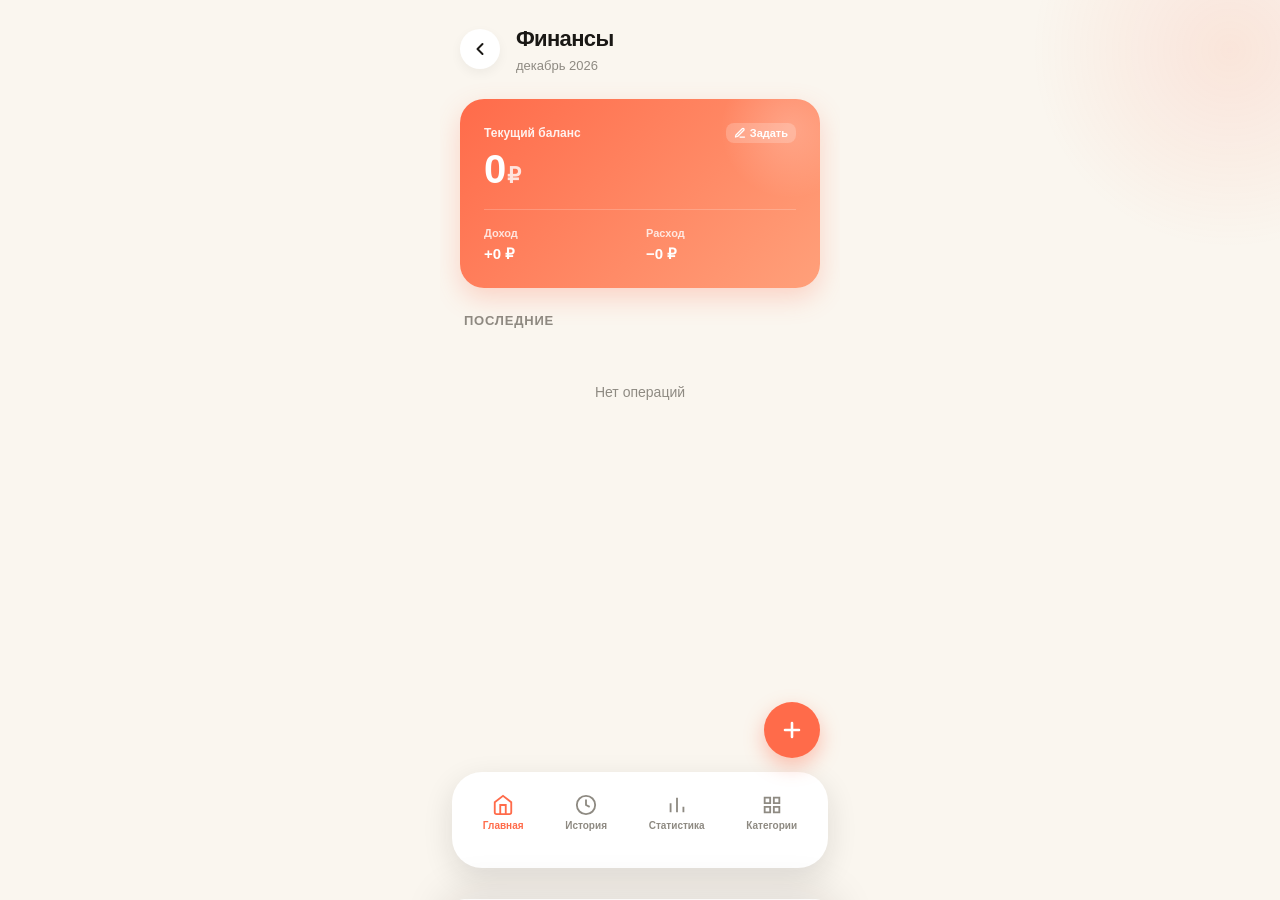
<file: finance.html>
<!DOCTYPE html>
<html lang="ru">
<head>
<meta charset="UTF-8">
<link rel="stylesheet" href="app-access.css">
<script src="app-access.js"></script>
<meta name="viewport" content="width=device-width, initial-scale=1.0, viewport-fit=cover">
<meta name="theme-color" content="#FAF6EF">
<script>
  (function () {
    try {
      if (localStorage.getItem('expense-tracker-theme') === 'dark') {
        document.documentElement.setAttribute('data-theme', 'dark');
        var meta = document.querySelector('meta[name="theme-color"]');
        if (meta) {
          meta.setAttribute('content', '#141311');
        }
      }
    } catch (error) {}
  })();
</script>
<meta name="apple-mobile-web-app-capable" content="yes">
<meta name="apple-mobile-web-app-status-bar-style" content="default">
<meta name="apple-mobile-web-app-title" content="Финансы">
<meta name="description" content="Личный офлайн-трекер доходов и расходов.">
<title>Финансы</title>
<link rel="icon" href="./icons/icon.svg" type="image/svg+xml">
<link rel="icon" href="./icons/icon-192.png" type="image/png" sizes="192x192">
<link rel="apple-touch-icon" href="./icons/apple-touch-icon.png">
<link rel="manifest" href="./manifest.json">
<link rel="stylesheet" href="finance.css">
<link rel="stylesheet" href="update-banner.css">
<script src="ru-work-calendar.js" defer></script>
<script src="finance.js" defer></script>
<script src="update-banner.js" defer></script>
</head>
<body>

<div class="app-screen">

  <!-- ЭКРАН 1: ГЛАВНАЯ -->
  <div class="content-area" id="view-home" style="display:block;">
    <header class="header">
      <button class="back-btn" type="button" onclick="goHub()" aria-label="Вернуться в хаб">
        <svg viewBox="0 0 24 24" fill="none" stroke="currentColor" stroke-width="2.4" stroke-linecap="round" stroke-linejoin="round"><path d="M15 6l-6 6 6 6"/></svg>
      </button>
      <div>
        <div class="header-title">Финансы</div>
        <div class="header-sub" id="homeMonthLabel">октябрь 2026</div>
      </div>
    </header>

    <div class="balance-card">
      <div class="balance-head">
        <div class="balance-lbl">Текущий баланс</div>
        <button class="balance-edit" type="button" onclick="openBalanceModal()">
          <svg viewBox="0 0 24 24" fill="none" stroke="currentColor" stroke-width="2.5" stroke-linecap="round" stroke-linejoin="round"><path d="M12 20h9"></path><path d="M16.5 3.5a2.121 2.121 0 0 1 3 3L7 19l-4 1 1-4L16.5 3.5z"></path></svg>
          Задать
        </button>
      </div>
      <div class="balance-val" id="balanceVal">0<span class="cur">₽</span></div>
      <div class="balance-split">
        <div class="split-item">
          <div class="lbl">Доход</div>
          <div class="val" id="incomeVal">+0 ₽</div>
        </div>
        <div class="split-item">
          <div class="lbl">Расход</div>
          <div class="val" id="expenseVal">−0 ₽</div>
        </div>
      </div>
    </div>

    <div class="list-title">Последние</div>
    <div id="homeTxList"></div>
  </div>

  <!-- ЭКРАН 2: ИСТОРИЯ -->
  <div class="content-area" id="view-history" style="display:none;">
    <header class="header">
      <button class="back-btn" type="button" onclick="switchView('home')" aria-label="На главную">
        <svg viewBox="0 0 24 24" fill="none" stroke="currentColor" stroke-width="2.4" stroke-linecap="round" stroke-linejoin="round"><path d="M15 6l-6 6 6 6"/></svg>
      </button>
      <div>
        <div class="header-title">История</div>
        <div class="header-sub">Все операции</div>
      </div>
    </header>

    <div class="month-nav">
      <button class="month-btn" type="button" onclick="changeMonth(-1)" aria-label="Предыдущий месяц">
        <svg viewBox="0 0 24 24" fill="none" stroke="currentColor" stroke-width="2.5" stroke-linecap="round"><path d="M15 6l-6 6 6 6"/></svg>
      </button>
      <button class="month-lbl" id="historyMonthLabel" type="button" onclick="openHistoryRangePicker()" aria-label="Выбрать период истории" title="Выбрать период">Октябрь 2026</button>
      <button class="month-btn" type="button" onclick="changeMonth(1)" aria-label="Следующий месяц">
        <svg viewBox="0 0 24 24" fill="none" stroke="currentColor" stroke-width="2.5" stroke-linecap="round"><path d="M9 6l6 6-6 6"/></svg>
      </button>
    </div>

    <div class="history-pills" id="historyPills" role="group" aria-label="Итоги месяца">
      <button class="history-pill expense" id="historyExpensePill" type="button" onclick="setHistoryType('expense')" aria-pressed="false">
        <span class="history-pill-val" id="historyExpenseTotal">0 ₽</span>
        <span class="history-pill-lbl">расходы</span>
      </button>
      <button class="history-pill income" id="historyIncomePill" type="button" onclick="setHistoryType('income')" aria-pressed="false">
        <span class="history-pill-val" id="historyIncomeTotal">0 ₽</span>
        <span class="history-pill-lbl">доходы</span>
      </button>
    </div>

    <div id="historyTxList"></div>
  </div>

  <!-- ЭКРАН 3: СТАТИСТИКА -->
  <div class="content-area" id="view-stats" style="display:none;">
    <header class="header">
      <button class="back-btn" type="button" onclick="switchView('home')" aria-label="На главную">
        <svg viewBox="0 0 24 24" fill="none" stroke="currentColor" stroke-width="2.4" stroke-linecap="round" stroke-linejoin="round"><path d="M15 6l-6 6 6 6"/></svg>
      </button>
      <div>
        <div class="header-title">Статистика</div>
        <div class="header-sub" id="statsSubtitle">Аналитика расходов</div>
      </div>
    </header>

    <div class="stats-tabs">
      <button class="stats-tab active" type="button" data-range="week" onclick="setStatsRange('week', this)">Неделя</button>
      <button class="stats-tab" type="button" data-range="month" onclick="setStatsRange('month', this)">Месяц</button>
      <button class="stats-tab" type="button" data-range="year" onclick="setStatsRange('year', this)">Год</button>
      <button class="stats-tab" type="button" data-range="custom" onclick="setStatsRange('custom', this)">Свой</button>
    </div>

    <!-- Отображение выбранного периода -->
    <div class="stats-period-lbl" id="statsPeriodLbl"></div>

    <div class="metrics-grid">
      <button class="metric-card metric-card--toggle expense is-active" id="statExpenseCard" type="button" onclick="setStatsType('expense')" aria-pressed="true">
        <div class="metric-lbl">Расходы</div>
        <div class="metric-val red" id="statExpense">0 ₽</div>
        <div class="metric-sub" id="statExpenseSub">за период</div>
      </button>
      <button class="metric-card metric-card--toggle income" id="statIncomeCard" type="button" onclick="setStatsType('income')" aria-pressed="false">
        <div class="metric-lbl">Доходы</div>
        <div class="metric-val green" id="statIncome">0 ₽</div>
        <div class="metric-sub" id="statIncomeSub">за период</div>
      </button>
      <div class="metric-card">
        <div class="metric-lbl">В среднем в день</div>
        <div class="metric-val" id="statAvg">0 ₽</div>
        <div class="metric-sub" id="statAvgSub">трат</div>
      </div>
      <div class="metric-card">
        <div class="metric-lbl" id="statMaxLabel">Макс. трата</div>
        <div class="metric-val" id="statMax">0 ₽</div>
        <div class="metric-sub" id="statMaxCat">категория</div>
      </div>
    </div>

    <div class="chart-card">
      <div class="chart-title" id="barChartTitle">Динамика за неделю</div>
      <div class="bar-chart" id="barChart"></div>
    </div>

    <div class="chart-card">
      <div class="chart-title" id="pieChartTitle">Расходы по категориям</div>
      <div class="pie-wrap">
        <div class="pie-chart" id="pieChart">
          <div class="pie-center">
            <div class="pie-center-lbl">Всего</div>
            <div class="pie-center-val" id="pieTotal">0 ₽</div>
          </div>
        </div>
      </div>
      <div class="pie-legend" id="pieLegend"></div>
    </div>
  </div>

  <!-- ЭКРАН 4: КАТЕГОРИИ -->
  <div class="content-area" id="view-categories" style="display:none;">
    <header class="header">
      <button class="back-btn" type="button" onclick="switchView('home')" aria-label="На главную">
        <svg viewBox="0 0 24 24" fill="none" stroke="currentColor" stroke-width="2.4" stroke-linecap="round" stroke-linejoin="round"><path d="M15 6l-6 6 6 6"/></svg>
      </button>
      <div>
        <div class="header-title">Категории</div>
        <div class="header-sub">Настройка</div>
      </div>
    </header>

    <div class="cat-section">
      <div class="cat-section-title">Расходы</div>
      <div class="cat-grid" id="catGridExpense"></div>
      <button class="add-cat-btn" type="button" onclick="openCatModal('expense')">
        <svg width="18" height="18" viewBox="0 0 24 24" fill="none" stroke="currentColor" stroke-width="2.5" stroke-linecap="round"><path d="M12 5v14M5 12h14"/></svg>
        Добавить категорию
      </button>
    </div>

    <div class="cat-section">
      <div class="cat-section-title">Доходы</div>
      <div class="cat-grid" id="catGridIncome"></div>
      <button class="add-cat-btn" type="button" onclick="openCatModal('income')">
        <svg width="18" height="18" viewBox="0 0 24 24" fill="none" stroke="currentColor" stroke-width="2.5" stroke-linecap="round"><path d="M12 5v14M5 12h14"/></svg>
        Добавить категорию
      </button>
    </div>
  </div>

  <!-- НАВИГАЦИЯ -->
  <nav class="bottom-nav">
    <button class="nav-btn active" type="button" id="nav-home" onclick="switchView('home')">
      <svg viewBox="0 0 24 24"><path d="M3 9l9-7 9 7v11a2 2 0 0 1-2 2H5a2 2 0 0 1-2-2z"/><polyline points="9 22 9 12 15 12 15 22"/></svg>
      Главная
    </button>
    <button class="nav-btn" type="button" id="nav-history" onclick="switchView('history')">
      <svg viewBox="0 0 24 24"><circle cx="12" cy="12" r="10"/><polyline points="12 6 12 12 16 14"/></svg>
      История
    </button>
    <button class="nav-btn" type="button" id="nav-stats" onclick="switchView('stats')">
      <svg viewBox="0 0 24 24"><path d="M5 20V10M12 20V4M19 20v-6"/></svg>
      Статистика
    </button>
    <button class="nav-btn" type="button" id="nav-categories" onclick="switchView('categories')">
      <svg viewBox="0 0 24 24"><path d="M4 4h6v6H4zM14 4h6v6h-6zM4 14h6v6H4zM14 14h6v6h-6z"/></svg>
      Категории
    </button>
  </nav>

</div>

<!-- FAB -->
<button class="fab" id="fab" type="button" onclick="openEntrySheet()" aria-label="Добавить операцию">
  <svg viewBox="0 0 24 24" fill="none" stroke="currentColor" stroke-width="2.6" stroke-linecap="round"><path d="M12 5v14M5 12h14"/></svg>
</button>

<div class="backdrop" id="backdrop" onclick="dismissModal()"></div>

<!-- КАЛЬКУЛЯТОР -->
<div class="calc-sheet" id="calcSheet">
  <div class="calc-handle"></div>
  <div class="calc-type">
    <button class="active" type="button" id="btnExpense" onclick="switchCalcType('expense')">Расход</button>
    <button type="button" id="btnIncome" onclick="switchCalcType('income')">Доход</button>
  </div>

  <div class="calc-display">
    <div class="calc-amount empty" id="calcAmount">0<span class="cur">₽</span></div>
    <div class="calc-result" id="calcResult"></div>
  </div>

  <button class="calc-date" id="calcDateButton" type="button" onclick="openCalcDatePicker()" aria-haspopup="dialog" aria-controls="datePickerModal">
    <svg viewBox="0 0 24 24" fill="none" stroke="currentColor" stroke-width="1.8" stroke-linecap="round" stroke-linejoin="round" aria-hidden="true"><rect x="3" y="5" width="18" height="16" rx="3"/><path d="M16 3v4M8 3v4M3 11h18"/></svg>
    <span>Дата операции</span>
    <strong id="calcDateLabel">Сегодня</strong>
  </button>

  <input type="text" class="calc-note" id="calcNote" placeholder="Комментарий (необязательно)" maxlength="120" autocomplete="off" enterkeyhint="done">

  <div class="calc-cats" id="calcCats"></div>

  <div class="keypad">
    <button class="key" type="button" onclick="press('7')">7</button>
    <button class="key" type="button" onclick="press('8')">8</button>
    <button class="key" type="button" onclick="press('9')">9</button>
    <button class="key operator" type="button" onclick="press('÷')">÷</button>
    <button class="key" type="button" onclick="press('4')">4</button>
    <button class="key" type="button" onclick="press('5')">5</button>
    <button class="key" type="button" onclick="press('6')">6</button>
    <button class="key operator" type="button" onclick="press('×')">×</button>
    <button class="key" type="button" onclick="press('1')">1</button>
    <button class="key" type="button" onclick="press('2')">2</button>
    <button class="key" type="button" onclick="press('3')">3</button>
    <button class="key operator" type="button" onclick="press('-')">−</button>
    <button class="key action" type="button" onclick="press('.')">,</button>
    <button class="key" type="button" onclick="press('0')">0</button>
    <button class="key action" type="button" onclick="press('back')">⌫</button>
    <button class="key operator" type="button" onclick="press('+')">+</button>
    <button class="key submit" type="button" id="btnSubmit" onclick="submitTx()">Сохранить</button>
  </div>
</div>

<!-- НОВАЯ ОПЕРАЦИЯ (компактный вид с расчётом в поле суммы) -->
<div class="compose-sheet" id="quickSheet" role="dialog" aria-modal="true" aria-labelledby="quickSheetTitle">
  <div class="sheet-handle" aria-hidden="true"></div>
  <div class="sheet-head">
    <div class="sheet-title" id="quickSheetTitle">Новая операция</div>
  </div>

  <div class="seg-toggle" role="group" aria-label="Тип операции">
    <button class="seg-btn active" type="button" id="quickBtnExpense" onclick="switchQuickType('expense')">Расход</button>
    <button class="seg-btn" type="button" id="quickBtnIncome" onclick="switchQuickType('income')">Доход</button>
  </div>

  <label class="field-label" for="quickAmount">Сумма</label>
  <div class="amount-field" id="quickAmountField">
    <input type="text" class="amount-input" id="quickAmount" placeholder="0" autocomplete="off" inputmode="text" aria-describedby="quickMathResult">
    <span class="amount-cur">₽</span>
  </div>
  <div class="math-result" id="quickMathResult" aria-live="polite"></div>

  <span class="field-label">Категория</span>
  <div class="cat-scroll" id="quickCats"></div>

  <label class="field-label" for="quickNote">Комментарий</label>
  <input type="text" class="comment-input" id="quickNote" placeholder="Например, обед с коллегами" maxlength="120" autocomplete="off" enterkeyhint="done">

  <button class="save-btn" id="quickSaveBtn" type="button" onclick="submitQuick()">Сохранить</button>
</div>

<!-- МОДАЛКА КАТЕГОРИЙ -->
<div class="cat-modal" id="catModal" role="dialog" aria-modal="true" aria-labelledby="catModalTitle">
  <div class="cat-modal-title" id="catModalTitle">Новая категория</div>
  <input type="text" class="cat-input" id="newCatName" placeholder="Название" autocomplete="off">
  <div class="emoji-scroll">
    <div class="emoji-grid" id="emojiGrid"></div>
  </div>
  <div class="modal-actions">
    <button class="btn-cancel" type="button" onclick="closeAllModals()">Отмена</button>
    <button class="btn-save" type="button" onclick="saveNewCategory()">Сохранить</button>
  </div>
</div>

<!-- МОДАЛКА БАЛАНСА -->
<div class="balance-modal" id="balanceModal" role="dialog" aria-modal="true" aria-labelledby="balanceModalTitle">
  <div class="cat-modal-title" id="balanceModalTitle">Задать баланс</div>
  <input type="number" class="cat-input" id="balanceInput" placeholder="0" autocomplete="off" inputmode="decimal">
  <div class="modal-actions">
    <button class="btn-cancel" type="button" onclick="closeAllModals()">Отмена</button>
    <button class="btn-save" type="button" onclick="saveBalance()">Сохранить</button>
  </div>
</div>

<!-- МОДАЛКА РЕДАКТИРОВАНИЯ ОПЕРАЦИИ -->
<div class="cat-modal" id="txEditModal" role="dialog" aria-modal="true" aria-labelledby="txEditTitle">
  <div class="cat-modal-title" id="txEditTitle">Редактировать операцию</div>

  <div class="calc-type" style="margin-bottom: 16px;">
    <button type="button" id="editBtnExpense" onclick="editTxType('expense')">Расход</button>
    <button type="button" id="editBtnIncome" onclick="editTxType('income')">Доход</button>
  </div>

  <label for="editTxAmount" style="font-size: 11px; font-weight: 700; color: var(--muted); text-transform: uppercase; margin-bottom: 6px; display: block; letter-spacing: 0.04em;">Сумма</label>
  <input type="number" class="cat-input" id="editTxAmount" placeholder="0" autocomplete="off" inputmode="decimal" style="font-size: 22px; font-weight: 800;">

  <label style="font-size: 11px; font-weight: 700; color: var(--muted); text-transform: uppercase; margin-bottom: 6px; display: block; letter-spacing: 0.04em;">Категория</label>
  <div class="calc-cats" id="editTxCats" style="margin-bottom: 20px;"></div>

  <label for="editTxNote" style="font-size: 11px; font-weight: 700; color: var(--muted); text-transform: uppercase; margin-bottom: 6px; display: block; letter-spacing: 0.04em;">Комментарий</label>
  <input type="text" class="cat-input" id="editTxNote" placeholder="Необязательно" maxlength="120" autocomplete="off">

  <div class="modal-actions">
    <button class="btn-cancel" type="button" onclick="closeAllModals()">Отмена</button>
    <button class="btn-save" type="button" onclick="saveTxEdit()">Сохранить</button>
  </div>
</div>

<!-- МОДАЛКА ПОДТВЕРЖДЕНИЯ УДАЛЕНИЯ -->
<div class="cat-modal" id="deleteTxModal" role="dialog" aria-modal="true" aria-labelledby="deleteTxTitle">
  <div class="cat-modal-title" id="deleteTxTitle">Удалить операцию?</div>
  <p class="confirm-summary" id="deleteTxSummary">Операция</p>
  <p class="confirm-note" id="deleteTxNote"></p>
  <p class="confirm-hint">Это действие нельзя отменить.</p>
  <div class="modal-actions">
    <button class="btn-cancel" type="button" onclick="cancelDeleteTx()">Отмена</button>
    <button class="btn-save" type="button" onclick="confirmDeleteTx()">Удалить</button>
  </div>
</div>

<!-- МОДАЛКА КАЛЕНДАРЯ (ВЫБОР ПЕРИОДА) -->
<div class="cat-modal" id="datePickerModal" style="max-width: 320px;" role="dialog" aria-modal="true" aria-labelledby="datePickerTitle">
  <div class="cat-modal-title" id="datePickerTitle">Выберите период</div>

  <div id="pickDateSummary" class="pick-date-summary" hidden></div>
  <div id="pickDateDetails" class="pick-date-details" aria-live="polite" hidden></div>
  <div id="pickRangeSummary" style="display:flex; gap:10px; margin-bottom:16px;">
    <div style="flex:1; background:#F5F1EA; padding:10px; border-radius:12px; text-align:center;">
      <div style="font-size:10px; color:var(--muted); font-weight:700;">С</div>
      <div id="pickStartLbl" style="font-size:14px; font-weight:800; margin-top:2px;">—</div>
    </div>
    <div style="flex:1; background:#F5F1EA; padding:10px; border-radius:12px; text-align:center;">
      <div style="font-size:10px; color:var(--muted); font-weight:700;">По</div>
      <div id="pickEndLbl" style="font-size:14px; font-weight:800; margin-top:2px;">—</div>
    </div>
  </div>

  <!-- Навигация по месяцам -->
  <div style="display:flex; justify-content:space-between; align-items:center; margin-bottom:12px;">
    <button class="month-btn" type="button" onclick="changePickMonth(-1)" aria-label="Предыдущий месяц">
      <svg viewBox="0 0 24 24" fill="none" stroke="currentColor" stroke-width="2.5"><path d="M15 6l-6 6 6 6"/></svg>
    </button>
    <div id="pickMonthLbl" style="font-weight:800; font-size:14px;">Октябрь 2026</div>
    <button class="month-btn" type="button" onclick="changePickMonth(1)" aria-label="Следующий месяц">
      <svg viewBox="0 0 24 24" fill="none" stroke="currentColor" stroke-width="2.5"><path d="M9 6l6 6-6 6"/></svg>
    </button>
  </div>

  <!-- Сетка дней -->
  <div class="cal-header">
    <div>Пн</div><div>Вт</div><div>Ср</div><div>Чт</div><div>Пт</div><div>Сб</div><div>Вс</div>
  </div>
  <div class="cal-grid-days" id="calDaysGrid"></div>

  <div class="cal-legend" id="calLegend" aria-label="Обозначения производственного календаря">
    <span><i class="cal-dot cal-dot-off" aria-hidden="true"></i>Нерабочий</span>
    <span><i class="cal-dot cal-dot-short" aria-hidden="true"></i>Сокращённый</span>
    <span id="calWorkingWeekendLegend" hidden><i class="cal-dot cal-dot-working" aria-hidden="true"></i>Рабочая суббота</span>
  </div>
  <p class="cal-year-note" id="calYearNote" hidden></p>

  <div class="modal-actions" style="margin-top:20px;">
    <button class="btn-cancel" type="button" onclick="closeDatePicker()">Отмена</button>
    <button class="btn-save" type="button" onclick="applyCustomRange()">Применить</button>
  </div>
</div>

<!-- МОДАЛКА СПИСКА ОПЕРАЦИЙ ПО КАТЕГОРИИ -->
<div class="cat-modal" id="catStatsModal" style="max-width: 360px;" role="dialog" aria-modal="true" aria-labelledby="catStatsTitle">
  <div style="display:flex; justify-content:space-between; align-items:flex-start; gap:12px; margin-bottom:16px;">
    <div style="min-width:0;">
      <div class="cat-modal-title" id="catStatsTitle" style="margin-bottom:0;">Категория</div>
      <div class="cat-stats-sub" id="catStatsSub">Расходы по категории</div>
    </div>
    <div style="font-size:18px; font-weight:800; color:var(--coral); flex-shrink:0;" id="catStatsSum">0 ₽</div>
  </div>
  <div class="cat-stats-list" id="catStatsList" style="overflow-y:auto; max-height:50vh; margin-bottom:16px; padding-right:4px;">
     <!-- Список операций -->
  </div>
  <button class="btn-save" type="button" onclick="closeAllModals()" style="width:100%;">Закрыть</button>
</div>

<!-- ACTION SHEET ДЛЯ КАТЕГОРИЙ -->
<div class="action-sheet-backdrop" id="actionBackdrop" onclick="closeCatActionSheet()"></div>
<div class="action-sheet" id="actionSheet">
  <div class="action-sheet-title" id="actionSheetTitle">Категория</div>
  <button class="action-btn" type="button" onclick="editCategoryFromSheet()">Редактировать</button>
  <button class="action-btn danger" type="button" onclick="deleteCategoryFromSheet()">Удалить</button>
  <button class="action-btn" type="button" onclick="closeCatActionSheet()" style="margin-top: 8px; background: #fff; border: 1px solid var(--line);">Отмена</button>
</div>

<!-- ACTION SHEET ДЛЯ ОПЕРАЦИЙ -->
<div class="action-sheet-backdrop" id="txActionBackdrop" onclick="closeTxActionSheet()"></div>
<div class="action-sheet" id="txActionSheet">
  <div class="action-sheet-title" id="txActionTitle">Операция</div>
  <button class="action-btn" type="button" onclick="editTxFromSheet()">Редактировать</button>
  <button class="action-btn danger" type="button" onclick="deleteTxFromSheet()">Удалить</button>
  <button class="action-btn" type="button" onclick="closeTxActionSheet()" style="margin-top: 8px; background: #fff; border: 1px solid var(--line);">Отмена</button>
</div>

</body>
</html>
</file>
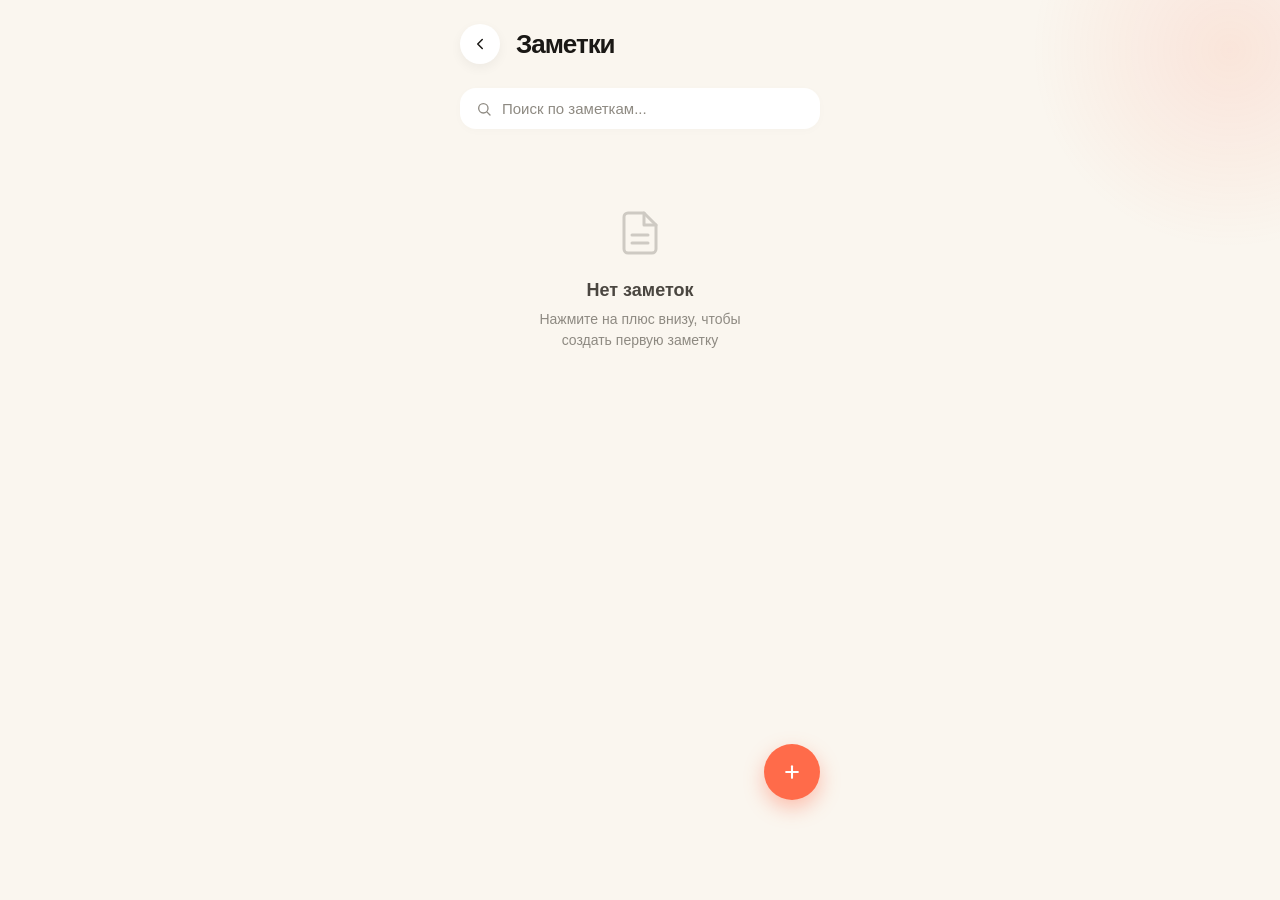
<file: notes.html>
<!DOCTYPE html>
<html lang="ru">
<head>
<meta charset="UTF-8">
<link rel="stylesheet" href="app-access.css">
<script src="app-access.js"></script>
<meta name="viewport" content="width=device-width, initial-scale=1.0, viewport-fit=cover">
<meta name="theme-color" content="#FAF6EF">
<script>
  (function () {
    try {
      if (localStorage.getItem('expense-tracker-theme') === 'dark') {
        document.documentElement.setAttribute('data-theme', 'dark');
        var meta = document.querySelector('meta[name="theme-color"]');
        if (meta) {
          meta.setAttribute('content', '#141311');
        }
      }
    } catch (error) {}
  })();
</script>
<meta name="apple-mobile-web-app-capable" content="yes">
<meta name="apple-mobile-web-app-status-bar-style" content="default">
<meta name="apple-mobile-web-app-title" content="Заметки">
<meta name="description" content="Личные заметки: текст, чек-листы, цвета и поиск. Работают офлайн.">
<title>Заметки</title>
<link rel="icon" href="./icons/icon.svg" type="image/svg+xml">
<link rel="icon" href="./icons/icon-192.png" type="image/png" sizes="192x192">
<link rel="apple-touch-icon" href="./icons/apple-touch-icon.png">
<link rel="manifest" href="./manifest.json">
<link rel="stylesheet" href="notes-page.css">
<link rel="stylesheet" href="update-banner.css">
<script src="notes.js" defer></script>
<script src="notes-page.js" defer></script>
<script src="update-banner.js" defer></script>
</head>
<body>

<div class="app-screen">

  <div class="content-area" id="mainContentArea">
    <header class="header">
      <button class="back-btn" id="backBtn" type="button" aria-label="Вернуться в хаб" title="В хаб">
        <svg viewBox="0 0 24 24" fill="none" stroke="currentColor" stroke-linecap="round" stroke-linejoin="round">
          <path d="M15 18l-6-6 6-6"/>
        </svg>
      </button>
      <div class="header-title">Заметки</div>
    </header>

    <div class="search" id="searchWrap">
      <svg viewBox="0 0 24 24" fill="none" stroke="currentColor" stroke-linecap="round" stroke-linejoin="round">
        <circle cx="11" cy="11" r="7"/><path d="M21 21l-4.35-4.35"/>
      </svg>
      <input
        type="text"
        id="searchInput"
        placeholder="Поиск по заметкам..."
        autocomplete="off"
        aria-label="Поиск по заметкам"
      >
    </div>

    <div class="notes-list" id="notesList"></div>

    <div class="empty" id="emptyState" hidden>
      <svg viewBox="0 0 24 24" fill="none" stroke="currentColor" stroke-linecap="round" stroke-linejoin="round">
        <path d="M14 2H6a2 2 0 0 0-2 2v16a2 2 0 0 0 2 2h12a2 2 0 0 0 2-2V8z"/>
        <polyline points="14 2 14 8 20 8"/>
        <line x1="16" y1="13" x2="8" y2="13"/>
        <line x1="16" y1="17" x2="8" y2="17"/>
      </svg>
      <div class="empty-title" id="emptyTitle">Нет заметок</div>
      <div class="empty-sub" id="emptySub">Нажмите на плюс внизу, чтобы<br>создать первую заметку</div>
    </div>
  </div>

  <button class="fab" id="fab" type="button" aria-label="Новая заметка" title="Новая заметка">
    <svg viewBox="0 0 24 24" fill="none" stroke="currentColor" stroke-linecap="round" stroke-linejoin="round">
      <line x1="12" y1="5" x2="12" y2="19"/><line x1="5" y1="12" x2="19" y2="12"/>
    </svg>
  </button>
</div>

<div class="backdrop" id="backdrop"></div>

<!-- Редактор заметки -->
<div class="editor-sheet" id="editorSheet" role="dialog" aria-modal="true" aria-label="Редактор заметки" aria-hidden="true">
  <div class="calc-handle"></div>

  <div class="editor-header">
    <div class="editor-actions">
      <button class="editor-btn" id="pinBtn" type="button" aria-label="Закрепить" aria-pressed="false" title="Закрепить">
        <svg viewBox="0 0 24 24" fill="none" stroke="currentColor" stroke-linecap="round" stroke-linejoin="round">
          <path d="M9 3h6v7l2 2v2H7v-2l2-2V3z"/><path d="M12 14v7"/>
        </svg>
      </button>
      <div class="color-picker" id="colorPicker" role="group" aria-label="Цвет заметки">
        <button class="color-opt" type="button" data-color="plain" style="background:var(--note-default)" aria-label="Без цвета"></button>
        <button class="color-opt" type="button" data-color="yellow" style="background:var(--note-yellow)" aria-label="Жёлтый"></button>
        <button class="color-opt" type="button" data-color="green" style="background:var(--note-mint)" aria-label="Зелёный"></button>
        <button class="color-opt" type="button" data-color="blue" style="background:var(--note-blue)" aria-label="Голубой"></button>
        <button class="color-opt" type="button" data-color="pink" style="background:var(--note-pink)" aria-label="Розовый"></button>
      </div>
    </div>

    <div class="editor-actions">
      <span class="editor-mode-label" id="editorModeLabel" hidden>Режим просмотра</span>
      <button class="editor-btn delete" id="deleteBtn" type="button" aria-label="Удалить заметку" title="Удалить">
        <svg viewBox="0 0 24 24" fill="none" stroke="currentColor" stroke-linecap="round" stroke-linejoin="round">
          <path d="M3 6h18M19 6v14a2 2 0 01-2 2H7a2 2 0 01-2-2V6m3 0V4a2 2 0 012-2h4a2 2 0 012 2v2M10 11v6M14 11v6"/>
        </svg>
      </button>
      <button class="editor-btn" id="saveBtn" type="button" aria-label="Сохранить заметку" title="Сохранить">
        <svg viewBox="0 0 24 24" fill="none" stroke="currentColor" stroke-linecap="round" stroke-linejoin="round">
          <polyline points="20 6 9 17 4 12"/>
        </svg>
      </button>
    </div>
  </div>

  <div class="note-type-toggle" id="typeToggle">
    <button class="note-type-btn active" id="typeBtnText" type="button">Текст</button>
    <button class="note-type-btn" id="typeBtnChecklist" type="button">Список</button>
  </div>

  <input type="text" class="editor-title" id="editTitle" placeholder="Заголовок" maxlength="120" autocomplete="off">

  <textarea class="editor-body" id="editBody" placeholder="Текст заметки..."></textarea>

  <div class="checklist-editor" id="editChecklist" hidden></div>

  <p class="editor-hint" id="editorHint" hidden>Двойное нажатие на текст — редактировать</p>
</div>

<!-- Подтверждение удаления -->
<div class="confirm-backdrop" id="confirmBackdrop"></div>
<div class="confirm-modal" id="confirmModal" role="dialog" aria-modal="true" aria-labelledby="confirmTitle" aria-hidden="true">
  <div class="confirm-title" id="confirmTitle">Удалить заметку?</div>
  <div class="confirm-desc">Это действие нельзя будет отменить. Заметка исчезнет навсегда.</div>
  <div class="confirm-actions">
    <button class="btn-confirm cancel" id="confirmCancel" type="button">Отмена</button>
    <button class="btn-confirm delete" id="confirmDelete" type="button">Удалить</button>
  </div>
</div>

</body>
</html>
</file>
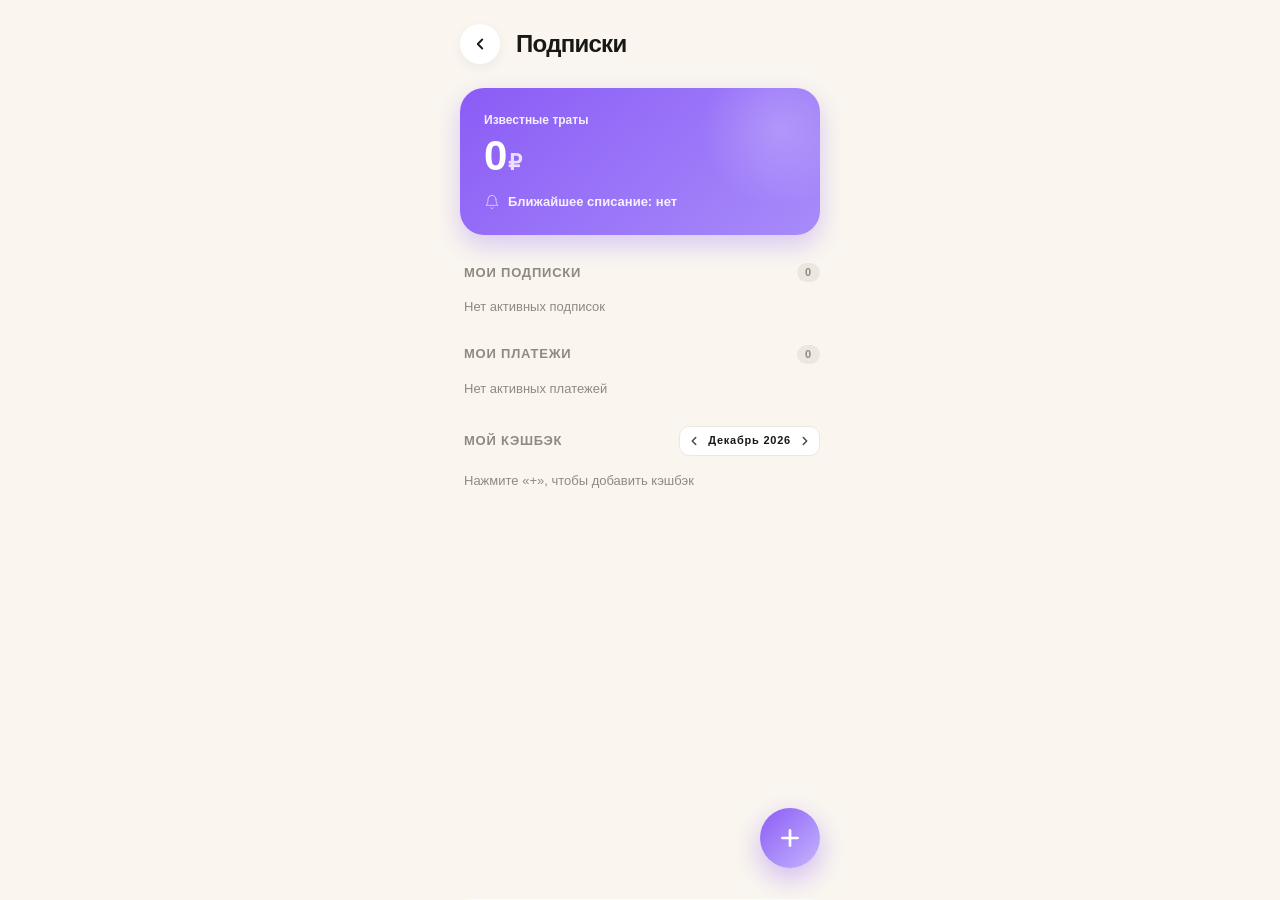
<file: subscriptions.html>
<!DOCTYPE html>
<html lang="ru">
<head>
<meta charset="UTF-8">
<link rel="stylesheet" href="app-access.css">
<script src="app-access.js"></script>
<meta name="viewport" content="width=device-width, initial-scale=1.0, viewport-fit=cover">
<meta name="theme-color" content="#FAF6EF">
<script>
  (function () {
    try {
      if (localStorage.getItem('expense-tracker-theme') === 'dark') {
        document.documentElement.setAttribute('data-theme', 'dark');
        var meta = document.querySelector('meta[name="theme-color"]');
        if (meta) {
          meta.setAttribute('content', '#141311');
        }
      }
    } catch (error) {}
  })();
</script>
<meta name="apple-mobile-web-app-capable" content="yes">
<meta name="apple-mobile-web-app-status-bar-style" content="default">
<meta name="apple-mobile-web-app-title" content="Подписки">
<meta name="description" content="Подписки, регулярные платежи и кэшбэк. Работают офлайн.">
<title>Подписки и платежи</title>
<link rel="icon" href="./icons/icon.svg" type="image/svg+xml">
<link rel="icon" href="./icons/icon-192.png" type="image/png" sizes="192x192">
<link rel="apple-touch-icon" href="./icons/apple-touch-icon.png">
<link rel="manifest" href="./manifest.json">
<link rel="stylesheet" href="subscriptions.css">
<link rel="stylesheet" href="update-banner.css">
<script src="subscriptions.js" defer></script>
<script src="update-banner.js" defer></script>
</head>
<body>

<div class="stage">
  <div class="screen-app active" id="appScreen">
    <div class="app-scroll">
      <header class="appbar">
        <button class="back-btn" id="backBtn" type="button" aria-label="Вернуться в хаб" title="В хаб">
          <svg viewBox="0 0 24 24" fill="none" stroke="currentColor" stroke-linecap="round" stroke-linejoin="round"><path d="M15 18l-6-6 6-6"/></svg>
        </button>
        <div class="header-title">Подписки</div>
      </header>

      <div class="hero-card">
        <div class="hero-lbl">Известные траты</div>
        <div class="hero-val" id="heroTotal">0<span class="cur">₽</span></div>
        <div class="hero-sub">
          <svg viewBox="0 0 24 24" fill="none" stroke="currentColor" stroke-linecap="round" stroke-linejoin="round" aria-hidden="true" focusable="false"><path d="M18 8A6 6 0 0 0 6 8c0 7-3 9-3 9h18s-3-2-3-9"></path><path d="M13.73 21a2 2 0 0 1-3.46 0"></path></svg>
          <span id="heroNext">Ближайшее списание: нет</span>
        </div>
      </div>

      <div class="section-title">
        Мои подписки
        <span class="section-count" id="countSubs">0</span>
      </div>
      <div id="subsList"></div>

      <div class="section-title" style="margin-top:24px;">
        Мои платежи
        <span class="section-count" id="countPays">0</span>
      </div>
      <div id="paysList"></div>

      <div class="section-title" style="margin-top:24px;">
        Мой кэшбэк
        <div class="cb-month-nav">
          <button class="cb-month-btn" id="cbPrev" type="button" aria-label="Предыдущий месяц">
            <svg viewBox="0 0 24 24" fill="none" stroke="currentColor" stroke-linecap="round" stroke-linejoin="round"><path d="M15 18l-6-6 6-6"/></svg>
          </button>
          <div class="cb-month-label" id="cbMonthLabel" aria-live="polite">Октябрь 2026</div>
          <button class="cb-month-btn" id="cbNext" type="button" aria-label="Следующий месяц">
            <svg viewBox="0 0 24 24" fill="none" stroke="currentColor" stroke-linecap="round" stroke-linejoin="round"><path d="M9 18l6-6-6-6"/></svg>
          </button>
        </div>
      </div>
      <div id="cashbackList"></div>
    </div>

    <button class="fab" id="fabAdd" type="button" aria-label="Добавить запись" title="Добавить запись">
      <svg viewBox="0 0 24 24" fill="none" stroke="currentColor" stroke-linecap="round" stroke-linejoin="round" aria-hidden="true" focusable="false">
        <line x1="12" y1="5" x2="12" y2="19"/><line x1="5" y1="12" x2="19" y2="12"/>
      </svg>
    </button>
  </div>
</div>

<div class="backdrop" id="backdrop"></div>
<div class="modal-sheet" id="modalSheet" role="dialog" aria-modal="true" aria-labelledby="modalTitle">
  <div class="sheet-handle"></div>
  <div class="sheet-head">
    <div class="sheet-title" id="modalTitle">Новая запись</div>
  </div>
  <div class="modal-body" id="modalContent"></div>
</div>

</body>
</html>
</file>
<file: app-access.css>
/* Скрываем данные до проверки PIN, в том числе при восстановлении из bfcache. */
html[data-access-pending] body {
  visibility: hidden !important;
  pointer-events: none !important;
}
html[data-access-pending]::after {
  content: 'Проверка защиты…';
  position: fixed;
  inset: 0;
  display: grid;
  place-items: center;
  background: #faf6ef;
  color: #55514b;
  font: 600 15px system-ui, sans-serif;
  z-index: 2147483647;
}
html[data-theme="dark"][data-access-pending]::after {
  background: #141311;
  color: #e7e2da;
}
html[data-access-error]::after { display: none; }
html[data-access-error] body { visibility: visible !important; pointer-events: auto !important; }
html[data-access-error] body > :not(#access-error) { visibility: hidden !important; }
#access-error {
  position: fixed;
  inset: 0;
  display: flex;
  flex-direction: column;
  justify-content: center;
  align-items: center;
  gap: 20px;
  padding: 24px;
  background: #faf6ef;
  color: #55514b;
  font: 600 16px system-ui, sans-serif;
  text-align: center;
  z-index: 2147483647;
}
#access-error button {
  padding: 12px 24px;
  border: 0;
  border-radius: 12px;
  background: #ff6b4a;
  color: white;
  font: inherit;
  cursor: pointer;
}
html[data-theme="dark"] #access-error { background: #141311; color: #e7e2da; }
</file>
<file: styles.css>
:root {
  --bg: #f1f4f8;
  --surface: #ffffff;
  --text: #1f2a37;
  --muted: #667085;
  --border: #d6dee8;
  --primary: #2c3e50;
  --primary-hover: #1e2c3a;
  --danger: #c0392b;
  --danger-hover: #a93226;
  --soft: #e9eff5;
  --expense: #e74c3c;
  --income: #27ae60;
}

* {
  box-sizing: border-box;
}

[hidden] {
  display: none !important;
}

.is-expense {
  color: var(--expense);
}

.is-income {
  color: var(--income);
}

html {
  -webkit-text-size-adjust: 100%;
}

body {
  margin: 0;
  min-width: 320px;
  min-height: 100vh;
  background: var(--bg);
  color: var(--text);
  font-family: -apple-system, BlinkMacSystemFont, "Segoe UI", Roboto, Arial, sans-serif;
  line-height: 1.45;
}

.app {
  width: 100%;
  max-width: 560px;
  margin: 0 auto;
  padding: 24px 16px calc(84px + env(safe-area-inset-bottom));
}

.app-header {
  display: flex;
  flex-wrap: wrap;
  align-items: center;
  justify-content: space-between;
  gap: 10px 12px;
  margin-bottom: 18px;
}

.header-actions {
  display: flex;
  flex-wrap: wrap;
  justify-content: flex-end;
  gap: 8px;
  margin-left: auto;
}

.header-button {
  flex-shrink: 0;
  padding: 10px 14px;
  font-size: 14px;
  white-space: nowrap;
}

.tab-header {
  margin-bottom: 16px;
}

.tab-header h1 {
  font-size: 24px;
}

h1,
h2 {
  margin: 0;
  color: var(--text);
  line-height: 1.2;
}

h1 {
  font-size: 28px;
  letter-spacing: -0.02em;
}

h2 {
  margin-bottom: 14px;
  font-size: 18px;
}

.balance {
  display: flex;
  align-items: center;
  justify-content: space-between;
  gap: 16px;
  margin-bottom: 16px;
  padding: 16px 18px;
  background: var(--surface);
  border: 1px solid var(--border);
  border-left: 4px solid var(--primary);
  border-radius: 12px;
  box-shadow: 0 6px 20px rgba(44, 62, 80, 0.06);
}

.balance-info {
  min-width: 0;
}

.balance-label {
  display: block;
  color: var(--muted);
  font-size: 14px;
  font-weight: 600;
}

.balance-value {
  display: block;
  font-size: 30px;
  font-weight: 800;
  line-height: 1.15;
  letter-spacing: -0.02em;
  overflow-wrap: anywhere;
  font-variant-numeric: tabular-nums;
}

.balance-value.is-negative {
  color: var(--expense);
}

.balance-hint {
  margin: 5px 0 0;
  color: #b54708;
  font-size: 13px;
  font-weight: 600;
}

.balance-initial {
  margin: 5px 0 0;
  color: var(--muted);
  font-size: 13px;
}

.today-line {
  margin-top: 6px;
  color: #475467;
  font-size: 13px;
  font-weight: 600;
  line-height: 1.35;
  opacity: 0.8;
}

.today-line-expense,
.today-line-income {
  display: block;
}

.today-line-income {
  color: var(--income);
}

.balance-edit-button {
  flex-shrink: 0;
  padding: 10px 14px;
  color: var(--primary);
  font-size: 14px;
  font-weight: 700;
  background: var(--surface);
  border: 1px solid var(--border);
  white-space: nowrap;
}

.balance-edit-button:hover {
  background: var(--soft);
}

.home-show-all {
  display: block;
  width: 100%;
  margin-top: 4px;
  padding: 9px 4px 2px;
  color: var(--primary);
  font-size: 13px;
  font-weight: 700;
  text-align: left;
  background: transparent;
  border: 0;
  border-radius: 6px;
}

.home-show-all:hover {
  color: var(--primary-hover);
  background: transparent;
  text-decoration: underline;
}

.home-last {
  margin-top: 18px;
  padding: 16px 18px;
  background: var(--surface);
  border: 1px solid var(--border);
  border-radius: 16px;
  box-shadow: 0 6px 20px rgba(44, 62, 80, 0.05);
}

.home-last h2 {
  margin-bottom: 6px;
  font-size: 16px;
}

.home-last-list {
  margin: 0;
  padding: 0;
  list-style: none;
}

.home-last-item {
  display: flex;
  flex-wrap: wrap;
  align-items: baseline;
  gap: 4px 8px;
  padding: 8px 0;
  font-size: 14px;
  border-top: 1px solid #eef2f6;
}

.home-last-item:first-child {
  border-top: 0;
}

.home-last-amount {
  flex-shrink: 0;
  color: var(--expense);
  font-weight: 700;
  font-variant-numeric: tabular-nums;
}

.home-last-label {
  flex: 1 1 100px;
  min-width: 0;
  color: #344054;
  overflow-wrap: anywhere;
}

.home-last-date {
  margin-left: auto;
  color: var(--muted);
  font-size: 12px;
  white-space: nowrap;
}

.home-show-all {
  margin-top: 8px;
  padding: 10px 4px;
  font-size: 14px;
  text-align: center;
  background: var(--soft);
}

.home-show-all:hover {
  background: #dde6ef;
}

.settings-list {
  display: flex;
  flex-direction: column;
  gap: 12px;
}

.settings-card {
  padding: 16px;
  background: var(--surface);
  border: 1px solid var(--border);
  border-radius: 16px;
  box-shadow: 0 6px 20px rgba(44, 62, 80, 0.05);
}

.settings-card h2 {
  margin-bottom: 5px;
  font-size: 16px;
}

.settings-hint {
  margin: 0 0 11px;
  color: var(--muted);
  font-size: 13px;
  line-height: 1.4;
}

.settings-hint:last-child {
  margin-bottom: 0;
}

.settings-balance-row {
  display: flex;
  align-items: center;
  justify-content: space-between;
  gap: 12px;
}

.settings-balance-value {
  min-width: 0;
  font-size: 21px;
  font-weight: 800;
  font-variant-numeric: tabular-nums;
  overflow-wrap: anywhere;
}

.settings-action-button {
  width: 100%;
  min-height: 42px;
  font-size: 14px;
}

.settings-balance-row .settings-action-button {
  flex-shrink: 0;
  width: auto;
}

.settings-reconcile-button {
  margin-top: 10px;
}

.reconcile-computed {
  margin: 2px 0 14px;
  color: var(--muted);
  font-size: 14px;
}

.reconcile-computed strong {
  color: var(--text);
  font-size: 17px;
  font-weight: 800;
  font-variant-numeric: tabular-nums;
  white-space: nowrap;
}

.reconcile-result-message {
  margin: 12px 0;
  padding: 11px 12px;
  color: #1e4f35;
  font-size: 14px;
  font-weight: 700;
  line-height: 1.4;
  background: #eaf7ef;
  border: 1px solid #bfe5cd;
  border-radius: 8px;
}

.reconcile-result-message.is-difference {
  color: #7a4a00;
  background: #fff6e5;
  border-color: #f2d49b;
}

.reconcile-result-actions,
.pin-recovery-actions {
  display: flex;
  flex-wrap: wrap;
  gap: 8px;
}

.reconcile-result-actions button,
.pin-recovery-actions button {
  flex: 1 1 160px;
  min-height: 42px;
  font-size: 14px;
}

.settings-card .backup-actions {
  margin-top: 2px;
}

.stats-tab-empty {
  margin: 0;
  padding: 26px 18px;
  color: var(--muted);
  text-align: center;
  background: rgba(255, 255, 255, 0.65);
  border: 1px dashed #c6d0dc;
  border-radius: 14px;
}

.panel {
  padding: 18px;
  background: var(--surface);
  border: 1px solid var(--border);
  border-radius: 16px;
  box-shadow: 0 6px 20px rgba(44, 62, 80, 0.06);
}

.panel.is-editing {
  background: #f8fafc;
  border-color: #aebfd1;
  box-shadow:
    0 0 0 3px rgba(44, 62, 80, 0.08),
    0 10px 28px rgba(44, 62, 80, 0.1);
}

#quick-templates {
  display: flex;
  gap: 8px;
  margin: -2px 0 14px;
  padding: 2px 0 4px;
  overflow-x: auto;
  white-space: nowrap;
  scrollbar-width: none;
}

#quick-templates::-webkit-scrollbar {
  display: none;
}

.quick-template-button {
  flex: 0 0 auto;
  display: flex;
  flex-direction: column;
  align-items: flex-start;
  gap: 1px;
  min-width: 96px;
  padding: 8px 12px;
  color: #344054;
  font-size: 14px;
  line-height: 1.2;
  text-align: left;
  white-space: nowrap;
  background: var(--soft);
  border: 1px solid var(--border);
  border-left: 4px solid var(--expense);
  border-radius: 20px;
}

.quick-template-button:hover {
  background: #dde6ef;
}

.quick-template-button.is-income {
  border-left-color: var(--income);
}

.quick-template-button.is-expense {
  border-left-color: var(--expense);
}

.quick-template-button.is-disabled {
  opacity: 0.62;
  cursor: not-allowed;
}

.quick-template-button.is-disabled:hover {
  background: var(--soft);
}

.quick-template-button.is-disabled:active {
  transform: none;
}

.quick-template-label {
  font-weight: 700;
}

.quick-template-amount {
  color: var(--expense);
  font-size: 12px;
  font-weight: 700;
}

.quick-template-button.is-income .quick-template-amount {
  color: var(--income);
}

.quick-template-badge {
  margin-top: 2px;
  padding: 1px 6px;
  color: #8e2a21;
  font-size: 10px;
  font-weight: 600;
  line-height: 1.4;
  background: #fdecea;
  border-radius: 999px;
}

.quick-template-manage,
.quick-template-add {
  flex: 0 0 auto;
  align-self: stretch;
  padding: 8px 12px;
  color: #344054;
  font-size: 14px;
  font-weight: 700;
  white-space: nowrap;
  background: #e4eaf0;
  border: 1px solid transparent;
  border-radius: 20px;
}

.quick-template-manage:hover,
.quick-template-add:hover {
  background: #d6dee8;
}

.quick-template-manage {
  min-width: 44px;
  font-size: 18px;
}

.type-switch {
  display: grid;
  grid-template-columns: 1fr 1fr;
  gap: 6px;
  margin-bottom: 16px;
  padding: 4px;
  background: #eef2f6;
  border-radius: 10px;
}

.type-button {
  padding: 9px 10px;
  color: #475467;
  font-size: 15px;
  font-weight: 700;
  background: transparent;
  border: 1px solid transparent;
}

.type-button:hover {
  background: #e3e9f0;
}

.type-button.is-active[data-type="expense"] {
  color: #ffffff;
  background: var(--expense);
}

.type-button.is-active[data-type="income"] {
  color: #ffffff;
  background: var(--income);
}

.field {
  display: flex;
  flex-direction: column;
  gap: 6px;
  margin-bottom: 14px;
}

.field label {
  color: #344054;
  font-size: 14px;
  font-weight: 600;
}

input,
select,
button {
  font-family: inherit;
  font-size: 16px;
  padding: 12px;
  border-radius: 8px;
}

input,
select {
  width: 100%;
  color: var(--text);
  background: var(--surface);
  border: 1px solid var(--border);
}

input::placeholder {
  color: #98a2b3;
}

input:focus,
select:focus {
  outline: 3px solid rgba(44, 62, 80, 0.16);
  outline-offset: 1px;
  border-color: var(--primary);
}

button {
  color: #ffffff;
  background: var(--primary);
  border: 0;
  cursor: pointer;
  transition: background-color 0.15s ease, transform 0.1s ease;
}

button:hover {
  background: var(--primary-hover);
}

button:active {
  transform: translateY(1px);
}

button:disabled {
  opacity: 0.65;
  cursor: default;
  transform: none;
}

button:focus-visible {
  outline: 3px solid rgba(44, 62, 80, 0.35);
  outline-offset: 2px;
}

.form-actions {
  display: flex;
  gap: 8px;
  margin-top: 2px;
}

.form-actions .submit-button {
  flex: 1 1 auto;
  width: auto;
  margin-top: 0;
}

.submit-button {
  width: 100%;
  margin-top: 2px;
  font-weight: 700;
}

.cancel-edit-button {
  flex: 0 0 auto;
  padding: 10px 12px;
  color: #344054;
  font-size: 14px;
  font-weight: 600;
  background: #e4eaf0;
  border: 1px solid transparent;
}

.cancel-edit-button:hover {
  background: #d6dee8;
}

.total {
  display: flex;
  flex-direction: column;
  gap: 8px;
  margin: 16px 0 24px;
  padding: 16px;
  background: var(--soft);
  border-left: 4px solid var(--primary);
  border-radius: 10px;
}

.total-title {
  font-size: 17px;
  font-weight: 700;
}

.total-row {
  display: flex;
  align-items: baseline;
  justify-content: space-between;
  gap: 12px;
}

.total-label {
  font-size: 15px;
  font-weight: 600;
}

.total-row-value {
  font-size: 20px;
  font-weight: 800;
  line-height: 1.2;
  text-align: right;
  white-space: nowrap;
  font-variant-numeric: tabular-nums;
}

.period-tabs {
  display: flex;
  gap: 8px;
  margin-bottom: 14px;
  padding-bottom: 2px;
  overflow-x: auto;
  -webkit-overflow-scrolling: touch;
}

.period-tab {
  flex: 1 0 auto;
  padding: 10px 12px;
  color: #344054;
  font-weight: 600;
  background: #e4eaf0;
  border: 1px solid transparent;
}

.period-tab:hover {
  background: #d6dee8;
}

.period-tab.is-active,
.period-tab[aria-selected="true"] {
  color: #ffffff;
  background: var(--primary);
}

.period-tab.is-active:hover,
.period-tab[aria-selected="true"]:hover {
  background: var(--primary-hover);
}

.period-custom {
  display: flex;
  flex-wrap: wrap;
  align-items: center;
  gap: 8px;
  margin-bottom: 14px;
}

.period-date-field {
  display: inline-flex;
  align-items: center;
  gap: 6px;
  color: var(--muted);
  font-size: 13px;
  font-weight: 600;
}

.period-date-field input {
  width: 120px;
  min-width: 0;
  padding: 8px 10px;
  font-size: 14px;
}

.period-custom-dash {
  color: var(--muted);
}

.period-custom-actions {
  display: flex;
  gap: 8px;
}

.period-custom-button {
  padding: 8px 11px;
  font-size: 13px;
}

.period-custom-error {
  margin: -4px 0 14px;
  color: var(--danger);
  font-size: 13px;
  font-weight: 600;
  line-height: 1.35;
}

.stats-period-label {
  margin: 0 0 12px;
  color: #475467;
  font-size: 14px;
  font-weight: 600;
  font-variant-numeric: tabular-nums;
}

.stats {
  margin-bottom: 24px;
}

.stats-cards {
  display: grid;
  grid-template-columns: 1fr 1fr;
  gap: 10px;
  margin-bottom: 10px;
}

.stats-card {
  min-width: 0;
  padding: 14px 16px;
  background: var(--surface);
  border: 1px solid var(--border);
  border-radius: 12px;
}

.stats-label {
  display: block;
  margin-bottom: 4px;
  color: var(--muted);
  font-size: 14px;
  font-weight: 600;
}

.stats-value {
  display: block;
  font-size: 20px;
  font-weight: 800;
  line-height: 1.2;
  overflow-wrap: anywhere;
}

.month-forecast {
  margin-top: 10px;
  padding-top: 10px;
  border-top: 1px solid #eef2f6;
}

.month-forecast-title {
  margin: 0;
  color: #344054;
  font-size: 13px;
  font-weight: 600;
  line-height: 1.35;
}

.month-forecast-value {
  font-weight: 800;
  white-space: nowrap;
  font-variant-numeric: tabular-nums;
}

.month-forecast-note {
  margin: 3px 0 0;
  color: var(--muted);
  font-size: 11px;
  line-height: 1.35;
}

.stats-row {
  display: flex;
  align-items: baseline;
  justify-content: space-between;
  gap: 8px;
  padding: 5px 0;
  border-top: 1px solid #eef2f6;
}

.stats-row:first-child {
  padding-top: 0;
  border-top: 0;
}

.stats-row:last-child {
  padding-bottom: 0;
}

.stats-label--inline {
  display: inline;
  margin-bottom: 0;
  font-size: 13px;
}

.stats-flow-value {
  flex-shrink: 0;
  font-size: 18px;
  font-weight: 800;
  line-height: 1.2;
  white-space: nowrap;
  font-variant-numeric: tabular-nums;
}

.stats-label--expense {
  color: var(--expense);
}

.stats-label--income {
  color: var(--income);
}

.stats-card--chart {
  margin-bottom: 10px;
}

.stats-chart {
  width: 100%;
  height: 160px;
  overflow: hidden;
}

.stats-chart--balance {
  height: 180px;
}

.stats-chart svg {
  display: block;
  width: 100%;
  height: 100%;
}

.stats-chart text {
  fill: #666666;
  font-family: inherit;
  font-size: 9px;
  font-variant-numeric: tabular-nums;
}

.bar-chart-bar--income {
  fill: var(--income);
}

.bar-chart-bar--expense {
  fill: var(--expense);
}

.stats-chart-empty {
  display: flex;
  align-items: center;
  justify-content: center;
  width: 100%;
  height: 100%;
  margin: 0;
  color: var(--muted);
  font-size: 14px;
  text-align: center;
}

.chart-legend {
  display: flex;
  align-items: center;
  gap: 16px;
  margin-top: 8px;
  padding-top: 8px;
  color: var(--muted);
  font-size: 12px;
  border-top: 1px solid #eef2f6;
}

.chart-legend-item {
  display: inline-flex;
  align-items: center;
  gap: 6px;
}

.chart-legend-swatch {
  width: 10px;
  height: 10px;
  border-radius: 2px;
}

.chart-legend-swatch--income {
  background: var(--income);
}

.chart-legend-swatch--expense {
  background: var(--expense);
}

.stats-card--comparison {
  margin-bottom: 10px;
}

.comparison-title {
  margin-bottom: 8px;
}

.comparison-list {
  display: flex;
  flex-direction: column;
}

.comparison-row {
  display: flex;
  flex-wrap: wrap;
  align-items: baseline;
  justify-content: space-between;
  gap: 4px 10px;
  padding: 7px 0;
  font-size: 14px;
  border-top: 1px solid #eef2f6;
}

.comparison-row:first-child {
  padding-top: 0;
  border-top: 0;
}

.comparison-row:last-child {
  padding-bottom: 0;
}

.comparison-label {
  flex-shrink: 0;
  color: var(--muted);
  font-size: 13px;
  font-weight: 600;
}

.comparison-values {
  display: inline-flex;
  flex-wrap: wrap;
  align-items: baseline;
  justify-content: flex-end;
  gap: 4px 8px;
  margin-left: auto;
}

.comparison-current {
  font-weight: 700;
  white-space: nowrap;
  font-variant-numeric: tabular-nums;
}

.comparison-change {
  color: var(--muted);
  font-size: 13px;
  white-space: nowrap;
  font-variant-numeric: tabular-nums;
}

.comparison-arrow {
  font-weight: 700;
}

.comparison-arrow--good {
  color: var(--income);
}

.comparison-arrow--bad {
  color: var(--expense);
}

.comparison-arrow--neutral {
  color: var(--muted);
}

.stats-categories {
  display: flex;
  flex-direction: column;
  gap: 6px;
  margin: 8px 0 0;
  padding: 0;
  list-style: none;
}

.stats-category {
  display: flex;
  flex-direction: column;
  gap: 5px;
  padding: 6px 0;
  color: #344054;
  font-size: 15px;
  border-top: 1px solid #eef2f6;
}

.stats-category:first-child {
  padding-top: 0;
  border-top: 0;
}

.stats-category-main {
  display: flex;
  align-items: baseline;
  justify-content: space-between;
  gap: 10px;
}

.stats-category-name {
  min-width: 0;
  overflow-wrap: anywhere;
}

.stats-category-value {
  flex-shrink: 0;
  font-weight: 600;
  white-space: nowrap;
}

.stats-empty {
  margin: 8px 0 0;
  color: var(--muted);
  font-size: 14px;
}

.stats-category-group:not([hidden]) + .stats-category-group:not([hidden]) {
  margin-top: 14px;
  padding-top: 14px;
  border-top: 1px solid #eef2f6;
}

.backup {
  margin-bottom: 24px;
}

.backup-actions {
  display: grid;
  grid-template-columns: repeat(auto-fit, minmax(150px, 1fr));
  gap: 8px;
}

.secondary-button {
  color: #344054;
  font-size: 15px;
  font-weight: 600;
  background: #e4eaf0;
  border: 1px solid transparent;
}

.secondary-button:hover {
  background: #d6dee8;
}

.backup-hint {
  margin: 10px 0 0;
  color: var(--muted);
  font-size: 13px;
}

.app-error {
  margin: 0 0 16px;
  padding: 12px 14px;
  color: #8e2a21;
  font-size: 14px;
  background: #fdecea;
  border: 1px solid #f5c2bd;
  border-radius: 10px;
}

.backup-banner {
  display: flex;
  flex-wrap: wrap;
  align-items: center;
  justify-content: space-between;
  gap: 10px 12px;
  margin-bottom: 16px;
  padding: 12px 14px;
  color: #5b4300;
  background: #fff4c2;
  border: 1px solid #efd77c;
  border-left: 4px solid #d9a400;
  border-radius: 10px;
  box-shadow: 0 5px 16px rgba(91, 67, 0, 0.08);
}

.backup-banner-text {
  flex: 1 1 0;
  min-width: 0;
  margin: 0;
  font-size: 14px;
  font-weight: 700;
  line-height: 1.35;
  overflow-wrap: anywhere;
}

.backup-banner-actions {
  display: flex;
  align-items: center;
  flex-shrink: 0;
  gap: 4px;
  margin-left: auto;
}

.backup-banner-export {
  padding: 8px 12px;
  color: #4f3b00;
  font-size: 13px;
  font-weight: 700;
  background: #f2d06b;
  border: 1px solid #dfba4f;
  white-space: nowrap;
}

.backup-banner-export:hover {
  background: #ebc75d;
}

.backup-banner-close {
  width: 32px;
  height: 32px;
  padding: 0;
  color: #5b4300;
  font-size: 22px;
  line-height: 1;
  background: transparent;
  border: 1px solid transparent;
}

.backup-banner-close:hover {
  background: rgba(91, 67, 0, 0.09);
}

.spend-nudge {
  display: flex;
  flex-wrap: wrap;
  align-items: center;
  justify-content: space-between;
  gap: 10px 12px;
  margin-bottom: 16px;
  padding: 12px 14px;
  color: #344054;
  background: #f2f4f7;
  border: 1px solid #d0d5dd;
  border-left: 4px solid #98a2b3;
  border-radius: 10px;
  box-shadow: 0 5px 16px rgba(52, 64, 84, 0.06);
}

.spend-nudge-text {
  flex: 1 1 0;
  min-width: 0;
  margin: 0;
  font-size: 14px;
  font-weight: 600;
  line-height: 1.35;
  overflow-wrap: anywhere;
}

.spend-nudge-actions {
  display: flex;
  flex-wrap: wrap;
  align-items: center;
  gap: 6px;
  margin-left: auto;
}

.spend-nudge-open,
.spend-nudge-hide {
  padding: 8px 11px;
  font-size: 13px;
  font-weight: 700;
  white-space: nowrap;
}

.spend-nudge-open {
  color: #344054;
  background: #ffffff;
  border: 1px solid #cfd6e0;
}

.spend-nudge-open:hover {
  background: #e9edf3;
}

.spend-nudge-hide {
  color: #475467;
  background: transparent;
  border: 1px solid transparent;
}

.spend-nudge-hide:hover {
  background: #e4e7ec;
}

.empty-state {
  margin: 0;
  padding: 24px 16px;
  color: var(--muted);
  text-align: center;
  background: rgba(255, 255, 255, 0.6);
  border: 1px dashed #c6d0dc;
  border-radius: 12px;
}

.expense-controls {
  margin-bottom: 14px;
}

.expense-search-field {
  margin-bottom: 10px;
}

.expense-controls-row {
  display: grid;
  grid-template-columns: minmax(0, 1fr) minmax(0, 1fr);
  align-items: end;
  gap: 10px;
}

.expense-controls-row .field {
  margin-bottom: 0;
}

.expense-list {
  display: flex;
  flex-direction: column;
  gap: 18px;
  margin: 0;
  padding: 0;
}

.expense-group {
  display: flex;
  flex-direction: column;
  gap: 8px;
}

.expense-group-title {
  position: sticky;
  top: 0;
  z-index: 2;
  margin: 0 -4px;
  padding: 7px 4px;
  color: var(--muted);
  font-size: 13px;
  font-weight: 700;
  line-height: 1.3;
  background: var(--bg);
  box-shadow: 0 5px 8px -8px rgba(15, 23, 42, 0.4);
}

.expense-items {
  display: flex;
  flex-direction: column;
  gap: 10px;
  margin: 0;
  padding: 0;
  list-style: none;
}

.expense-item {
  display: flex;
  align-items: center;
  justify-content: space-between;
  gap: 14px;
  padding: 14px 16px;
  background: var(--surface);
  border: 1px solid var(--border);
  border-radius: 12px;
}

.expense-info {
  display: flex;
  flex: 1;
  flex-direction: column;
  gap: 3px;
  min-width: 0;
}

.expense-amount {
  color: var(--expense);
  font-size: 18px;
  font-weight: 700;
  overflow-wrap: anywhere;
  font-variant-numeric: tabular-nums;
}

.expense-amount.is-income {
  color: var(--income);
}

.expense-meta {
  display: flex;
  flex-wrap: wrap;
  align-items: center;
  gap: 6px;
  color: var(--muted);
  font-size: 14px;
}

.expense-category {
  color: #475467;
  font-weight: 600;
}

.expense-adjustment-badge {
  padding: 1px 6px;
  color: #667085;
  font-size: 10px;
  font-weight: 600;
  line-height: 1.4;
  background: #eef2f6;
  border-radius: 999px;
}

.expense-separator {
  color: #98a2b3;
}

.expense-date {
  font-variant-numeric: tabular-nums;
}

.expense-note {
  margin: 2px 0 0;
  color: #475467;
  font-size: 14px;
  white-space: pre-wrap;
  overflow-wrap: anywhere;
}

.expense-actions {
  display: flex;
  flex-shrink: 0;
  gap: 6px;
}

.expense-action-button {
  padding: 7px 9px;
  font-size: 13px;
  font-weight: 600;
  white-space: nowrap;
}

.edit-button {
  color: #344054;
  background: #eef2f6;
  border: 1px solid #d6dee8;
}

.edit-button:hover {
  background: #e4eaf0;
}

.delete-button {
  flex-shrink: 0;
  background: var(--danger);
  font-weight: 600;
  white-space: nowrap;
}

.delete-button:hover {
  background: var(--danger-hover);
}

body.modal-open {
  overflow: hidden;
}

.modal-overlay {
  position: fixed;
  inset: 0;
  z-index: 1000;
  display: flex;
  align-items: center;
  justify-content: center;
  background: rgba(0, 0, 0, 0.4);
}

.modal-card {
  width: calc(100% - 32px);
  max-width: 480px;
  max-height: 90vh;
  padding: 16px;
  overflow-y: auto;
  background: var(--surface);
  border-radius: 16px;
  box-shadow: 0 18px 50px rgba(15, 23, 42, 0.25);
}

.modal-header {
  display: flex;
  align-items: center;
  justify-content: space-between;
  gap: 12px;
  margin-bottom: 12px;
}

.modal-header h2 {
  margin-bottom: 0;
}

.modal-close-button {
  flex-shrink: 0;
  padding: 8px 12px;
  font-size: 14px;
}

.category-modal-tabs {
  margin-bottom: 12px;
}

.category-list {
  display: flex;
  flex-direction: column;
  margin: 0;
  padding: 0;
  list-style: none;
}

.category-item {
  display: flex;
  flex-wrap: wrap;
  align-items: flex-start;
  justify-content: space-between;
  gap: 8px 10px;
  padding: 10px 0;
  border-top: 1px solid #eef2f6;
}

.category-item:first-child {
  border-top: 0;
}

.category-item-info {
  display: flex;
  flex: 1 1 170px;
  flex-wrap: wrap;
  align-items: center;
  gap: 4px 6px;
  min-width: 0;
  padding-top: 2px;
}

.category-item-name {
  color: #344054;
  font-size: 15px;
  font-weight: 600;
  overflow-wrap: anywhere;
}

.category-system-badge {
  padding: 2px 7px;
  color: var(--muted);
  font-size: 11px;
  font-weight: 600;
  background: #eef2f6;
  border-radius: 999px;
  white-space: nowrap;
}

.category-item-actions {
  display: flex;
  flex-shrink: 0;
  flex-wrap: wrap;
  justify-content: flex-end;
  gap: 6px;
  margin-left: auto;
}

.category-action-button {
  padding: 6px 10px;
  color: #344054;
  font-size: 13px;
  font-weight: 600;
  background: #e4eaf0;
  white-space: nowrap;
}

.category-action-button:hover {
  background: #d6dee8;
}

.category-action-button--danger {
  color: #8e2a21;
  background: #fdecea;
}

.category-action-button--danger:hover {
  background: #f9d9d5;
}

.category-empty {
  margin: 4px 0 0;
  color: var(--muted);
  font-size: 14px;
}

.category-add-row {
  display: flex;
  gap: 8px;
  margin-top: 12px;
}

.category-add-row input {
  flex: 1;
  min-width: 0;
}

.category-add-button {
  flex-shrink: 0;
  padding: 12px 16px;
  font-weight: 700;
  white-space: nowrap;
}

.category-modal-error {
  margin: 8px 0 0;
  color: #b42318;
  font-size: 13px;
  line-height: 1.35;
  overflow-wrap: anywhere;
}

.quick-template-list {
  display: flex;
  flex-direction: column;
  margin: 0;
  padding: 0;
  list-style: none;
}

.quick-template-item {
  display: flex;
  flex-direction: column;
  gap: 8px;
  padding: 10px 0;
  border-top: 1px solid #eef2f6;
}

.quick-template-item:first-child {
  border-top: 0;
}

.quick-template-item-info {
  display: flex;
  flex-wrap: wrap;
  align-items: baseline;
  gap: 6px;
  min-width: 0;
}

.quick-template-item-name {
  color: #344054;
  font-size: 15px;
  font-weight: 700;
  overflow-wrap: anywhere;
}

.quick-template-item-amount {
  font-size: 14px;
  font-weight: 700;
  font-variant-numeric: tabular-nums;
}

.quick-template-item-amount.is-expense {
  color: var(--expense);
}

.quick-template-item-amount.is-income {
  color: var(--income);
}

.quick-template-item-type {
  padding: 2px 7px;
  font-size: 11px;
  font-weight: 600;
  border-radius: 999px;
  white-space: nowrap;
}

.quick-template-item-type.is-expense {
  color: #8e2a21;
  background: #fdecea;
}

.quick-template-item-type.is-income {
  color: #176b3b;
  background: #e7f6ed;
}

.quick-template-item-category {
  color: var(--muted);
  font-size: 13px;
  overflow-wrap: anywhere;
}

.quick-template-missing-badge {
  padding: 2px 7px;
  color: #8e2a21;
  font-size: 11px;
  font-weight: 600;
  background: #fdecea;
  border-radius: 999px;
  white-space: nowrap;
}

.quick-template-item-actions {
  display: flex;
  flex-wrap: wrap;
  gap: 6px;
}

.quick-template-action-button {
  padding: 5px 9px;
  color: #344054;
  font-size: 12px;
  font-weight: 600;
  white-space: nowrap;
  background: #e4eaf0;
}

.quick-template-action-button:hover {
  background: #d6dee8;
}

.quick-template-action-button--danger {
  color: #8e2a21;
  background: #fdecea;
}

.quick-template-action-button--danger:hover {
  background: #f9d9d5;
}

.quick-template-toggle.is-off {
  color: #8e2a21;
  background: #fdecea;
}

.quick-template-empty {
  margin: 4px 0 0;
  color: var(--muted);
  font-size: 14px;
}

.quick-template-form {
  margin-top: 14px;
  padding-top: 14px;
  border-top: 1px solid var(--border);
}

.quick-template-form-title {
  margin: 0 0 12px;
  color: #344054;
  font-size: 16px;
}

.quick-template-form-grid {
  display: grid;
  grid-template-columns: 1fr 1fr;
  gap: 10px;
}

.quick-template-form-grid .field {
  min-width: 0;
}

.quick-template-error {
  margin: 0 0 12px;
  padding: 10px 12px;
  color: #8e2a21;
  font-size: 13px;
  line-height: 1.35;
  background: #fdecea;
  border: 1px solid #f5c2bd;
  border-radius: 8px;
  overflow-wrap: anywhere;
}

.security-status {
  display: flex;
  flex-wrap: wrap;
  gap: 6px 18px;
  margin-bottom: 4px;
  padding: 10px 12px;
  background: #f5f8fb;
  border: 1px solid #e2e8f0;
  border-radius: 10px;
}

.security-status p {
  margin: 0;
  color: var(--muted);
  font-size: 13px;
  font-weight: 600;
}

.security-status span {
  color: #344054;
  font-weight: 700;
}

.security-section {
  padding: 16px 0;
  border-top: 1px solid #eef2f6;
}

.security-section h3 {
  margin: 0 0 6px;
  color: var(--text);
  font-size: 16px;
  line-height: 1.25;
}

.security-hint {
  margin: 0 0 12px;
  color: var(--muted);
  font-size: 13px;
  line-height: 1.4;
}

.security-action-button {
  padding: 10px 14px;
  font-size: 14px;
  font-weight: 700;
}

.security-actions {
  display: flex;
  flex-wrap: wrap;
  gap: 8px;
}

.security-modal-error {
  margin: 12px 0 0;
  padding: 10px 12px;
  color: #8e2a21;
  font-size: 13px;
  line-height: 1.35;
  background: #fdecea;
  border: 1px solid #f5c2bd;
  border-radius: 8px;
  overflow-wrap: anywhere;
}

.security-success {
  margin: 10px 0 0;
  padding: 9px 11px;
  color: #1e5f3c;
  font-size: 13px;
  font-weight: 600;
  line-height: 1.35;
  background: #eaf7ef;
  border: 1px solid #bfe5cd;
  border-radius: 8px;
}

.danger-button {
  color: #8e2a21;
  font-weight: 700;
  background: #fdecea;
  border: 1px solid #efb9b3;
}

.danger-button:hover {
  color: #7a241c;
  background: #f9d9d5;
}

.pin-recovery-card {
  max-width: 440px;
}

.pin-recovery-biometric-button {
  width: 100%;
  margin-bottom: 10px;
  padding: 12px 14px;
  font-size: 14px;
}

.pin-recovery-reset-button {
  width: 100%;
  padding: 12px 14px;
  font-size: 14px;
}

.pin-recovery-warning-text {
  margin: 0 0 14px;
  padding: 12px 13px;
  color: #7a241c;
  font-size: 14px;
  font-weight: 600;
  line-height: 1.45;
  background: #fdf1ef;
  border: 1px solid #f2c4be;
  border-radius: 10px;
}

.bottom-nav {
  position: fixed;
  bottom: 0;
  left: 50%;
  z-index: 800;
  display: flex;
  width: 100%;
  max-width: 560px;
  min-height: 56px;
  padding-bottom: env(safe-area-inset-bottom);
  background: var(--surface);
  border-top: 1px solid var(--border);
  box-shadow: 0 -6px 22px rgba(31, 42, 55, 0.08);
  transform: translateX(-50%);
}

.bottom-nav-button {
  flex: 1 1 0;
  display: flex;
  flex-direction: column;
  align-items: center;
  justify-content: center;
  gap: 2px;
  min-width: 0;
  min-height: 56px;
  padding: 5px 3px;
  color: #999999;
  font-size: 11px;
  font-weight: 600;
  line-height: 1.1;
  background: transparent;
  border: 0;
  border-radius: 0;
}

.bottom-nav-button:hover {
  color: #5f6b7a;
  background: #f7f9fb;
}

.bottom-nav-button.is-active {
  color: #2c3e50;
}

.bottom-nav-button svg {
  display: block;
  flex-shrink: 0;
  width: 22px;
  height: 22px;
}

.bottom-nav-button span {
  max-width: 100%;
  overflow: hidden;
  text-overflow: ellipsis;
  white-space: nowrap;
}

.bottom-nav-button:focus-visible {
  outline-offset: -3px;
}

body.undo-toast-visible .app {
  padding-bottom: calc(152px + env(safe-area-inset-bottom));
}

.undo-toast {
  position: fixed;
  bottom: calc(72px + env(safe-area-inset-bottom));
  left: 50%;
  z-index: 900;
  width: min(520px, calc(100% - 32px));
  overflow: hidden;
  color: #ffffff;
  background: #1f2a37;
  border-radius: 12px;
  box-shadow: 0 12px 30px rgba(15, 23, 42, 0.35);
  transform: translateX(-50%);
}

.undo-toast-progress {
  display: block;
  width: 100%;
  height: 3px;
  background: #f2b84b;
}

.undo-toast.is-visible .undo-toast-progress {
  animation: undo-toast-countdown 5s linear forwards;
}

.undo-toast-content {
  display: flex;
  align-items: center;
  justify-content: space-between;
  gap: 12px;
  padding: 13px 16px 14px;
  font-size: 15px;
  font-weight: 600;
}

.undo-toast-button {
  flex-shrink: 0;
  padding: 6px 8px;
  color: #ffffff;
  font-size: 14px;
  font-weight: 700;
  background: transparent;
  border: 1px solid rgba(255, 255, 255, 0.4);
}

.undo-toast-button:hover {
  background: rgba(255, 255, 255, 0.12);
}

@keyframes undo-toast-countdown {
  from {
    width: 100%;
  }

  to {
    width: 0;
  }
}

.info-toast {
  position: fixed;
  bottom: calc(72px + env(safe-area-inset-bottom));
  left: 50%;
  z-index: 850;
  width: min(520px, calc(100% - 32px));
  padding: 13px 16px;
  color: #ffffff;
  font-size: 15px;
  font-weight: 600;
  text-align: center;
  background: #1f2a37;
  border-radius: 12px;
  box-shadow: 0 12px 30px rgba(15, 23, 42, 0.35);
  transform: translateX(-50%);
  pointer-events: none;
}

body.lock-screen-open {
  overflow: hidden;
}

.lock-screen {
  position: fixed;
  inset: 0;
  z-index: 2000;
  display: flex;
  align-items: center;
  justify-content: center;
  padding: 24px 16px calc(24px + env(safe-area-inset-bottom));
  overflow-y: auto;
  background: var(--bg);
}

.lock-card {
  width: 100%;
  max-width: 380px;
  padding: 26px 22px;
  text-align: center;
  background: var(--surface);
  border: 1px solid var(--border);
  border-radius: 20px;
  box-shadow: 0 18px 50px rgba(15, 23, 42, 0.16);
}

.lock-icon {
  display: block;
  width: 44px;
  height: 44px;
  margin: 0 auto 12px;
  color: var(--primary);
}

.lock-card h1 {
  font-size: 26px;
}

.lock-subtitle {
  margin: 8px 0 22px;
  color: var(--muted);
  font-size: 15px;
}

.lock-card .field {
  text-align: left;
}

.lock-card .field input {
  padding: 15px 14px;
  font-size: 24px;
  font-weight: 700;
  letter-spacing: 0.25em;
  text-align: center;
  font-variant-numeric: tabular-nums;
}

.lock-submit-button {
  width: 100%;
  padding: 14px;
  font-size: 16px;
  font-weight: 700;
}

.lock-link-button {
  width: auto;
  margin: 12px auto 0;
  padding: 6px 8px;
  color: #475467;
  font-size: 14px;
  font-weight: 600;
  background: transparent;
  border: 0;
  border-radius: 6px;
  text-decoration: underline;
  text-underline-offset: 3px;
}

.lock-link-button:hover {
  color: var(--primary);
  background: transparent;
}

.lock-recovery-overlay {
  z-index: 2100;
  padding: 16px;
}

.lock-biometric-button {
  width: 100%;
  margin-top: 10px;
  padding: 12px;
  font-size: 14px;
  font-weight: 700;
}

.lock-message {
  margin: 14px 0 0;
  color: #b42318;
  font-size: 14px;
  font-weight: 600;
  line-height: 1.35;
  text-align: center;
}

@media (max-width: 480px) {
  .expense-controls-row {
    grid-template-columns: 1fr;
  }
}

#print-report {
  display: none;
}

body.print-mode #print-report {
  position: absolute;
  top: 0;
  left: -10000px;
  display: block;
  width: 180mm;
  color: #000000;
  visibility: hidden;
  pointer-events: none;
  background: #ffffff;
}

#print-report .report-chart {
  height: 62mm;
}

#print-report .report-chart text {
  font-family: inherit;
  font-size: 9px;
  font-variant-numeric: tabular-nums;
}

@page {
  size: A4;
  margin: 15mm;
}

@media print {
  html,
  body {
    margin: 0 !important;
    padding: 0 !important;
    background: #ffffff !important;
  }

  body.print-mode > *:not(#print-report) {
    display: none !important;
  }

  body.print-mode #print-report {
    position: static !important;
    top: auto !important;
    left: auto !important;
    display: block !important;
    width: auto !important;
    margin: 0 !important;
    padding: 0 !important;
    color: #000000;
    visibility: visible !important;
    pointer-events: auto;
    background: #ffffff;
    font-size: 11pt;
    line-height: 1.4;
  }

  #print-report,
  #print-report * {
    position: static !important;
    box-shadow: none !important;
    border-radius: 0 !important;
    background-image: none !important;
    print-color-adjust: exact;
    -webkit-print-color-adjust: exact;
  }

  #print-report .report-header {
    margin-bottom: 5mm;
    padding-bottom: 4mm;
    border-bottom: 1.5pt solid #000000;
  }

  #print-report h1 {
    margin: 0 0 2mm;
    font-size: 22pt;
    line-height: 1.2;
  }

  #print-report h2 {
    margin: 0 0 2mm;
    font-size: 14pt;
    line-height: 1.25;
  }

  #print-report h1,
  #print-report h2,
  #print-report h3 {
    page-break-after: avoid;
    break-after: avoid;
  }

  #print-report .report-period,
  #print-report .report-generated,
  #print-report .report-filter-note {
    margin: 1.5mm 0 0;
    font-size: 10.5pt;
  }

  #print-report .report-filter-note {
    font-weight: 700;
  }

  #print-report .report-section {
    margin-bottom: 5mm;
  }

  #print-report .report-summary {
    display: grid;
    grid-template-columns: 1fr 1fr;
    gap: 0 8mm;
  }

  #print-report .report-summary p {
    display: flex;
    align-items: baseline;
    justify-content: space-between;
    gap: 4mm;
    margin: 0;
    padding: 1.2mm 0;
    border-bottom: 0.5pt solid #777777;
  }

  #print-report .report-summary p:last-child {
    grid-column: 1 / -1;
  }

  #print-report .report-summary strong {
    white-space: nowrap;
  }

  #print-report .report-comparison-row {
    display: flex;
    align-items: baseline;
    justify-content: space-between;
    gap: 4mm;
    margin: 0;
    padding: 1.2mm 0;
    border-bottom: 0.5pt solid #777777;
  }

  #print-report .report-comparison-values {
    text-align: right;
  }

  #print-report .report-table {
    width: 100%;
    margin: 0 0 2mm;
    border-collapse: collapse;
    font-size: 10pt;
    page-break-inside: auto;
    break-inside: auto;
  }

  #print-report .report-table thead {
    display: table-header-group;
  }

  #print-report .report-table th,
  #print-report .report-table td {
    padding: 1.4mm 2mm;
    text-align: left;
    vertical-align: top;
    border: 0.75pt solid #000000;
  }

  #print-report .report-table tr {
    page-break-inside: avoid;
    break-inside: avoid;
  }

  #print-report .report-table .report-number {
    text-align: right;
    white-space: nowrap;
  }

  #print-report .report-day-row th {
    font-weight: 700;
    page-break-after: avoid;
    break-after: avoid;
  }

  #print-report .report-operations-table {
    font-size: 9.5pt;
  }

  #print-report .report-empty,
  #print-report .report-empty-cell {
    margin: 0;
    padding: 2mm 0;
    color: #000000;
  }

  #print-report .report-chart-section {
    page-break-inside: avoid;
    break-inside: avoid;
  }

  #print-report .report-chart-title {
    margin: 0 0 1mm;
    font-size: 10.5pt;
  }

  #print-report .report-chart {
    width: 100%;
    height: 62mm;
    overflow: hidden;
    page-break-inside: avoid;
    break-inside: avoid;
  }

  #print-report .report-chart svg {
    display: block;
    width: 100%;
    height: 100%;
  }

  #print-report .report-chart text {
    fill: #000000;
    font-family: inherit;
    font-size: 9px;
    font-variant-numeric: tabular-nums;
  }

  #print-report .stats-chart-empty {
    color: #000000;
  }

  #print-report .report-footer {
    margin-top: 8mm;
    padding-top: 3mm;
    font-size: 9pt;
    border-top: 0.75pt solid #000000;
    page-break-inside: avoid;
    break-inside: avoid;
  }
}

@media (max-width: 380px) {
  h1 {
    font-size: 25px;
  }

  .panel {
    padding: 16px;
  }

  .balance {
    padding: 14px;
    gap: 12px;
  }

  .balance-value {
    font-size: 27px;
  }

  .balance-edit-button {
    padding: 9px 12px;
  }

  .total-row-value {
    font-size: 18px;
  }

  .stats-cards {
    grid-template-columns: 1fr;
  }

  .expense-item {
    flex-wrap: wrap;
    align-items: flex-start;
    padding: 12px;
  }

  .expense-actions {
    width: 100%;
    justify-content: flex-end;
  }

  .category-item {
    flex-wrap: wrap;
  }

  .category-item-actions {
    width: 100%;
    justify-content: flex-end;
  }

  .header-actions {
    width: 100%;
  }

  .header-button {
    flex: 1 1 auto;
  }

  .security-action-button {
    width: 100%;
  }

  .lock-card {
    padding: 22px 18px;
  }

  .lock-card h1 {
    font-size: 24px;
  }
}
</file>
<file: styles-modern.css>
/* Modern UI layer: replaces the heavy utility styling with calmer surfaces,
   compact icon actions and a floating bottom navigation. */

:root {
  color-scheme: light;
  --bg: #f4f5f7;
  --surface: #ffffff;
  --surface-soft: #f8f9fb;
  --text: #171b23;
  --muted: #626d7e;
  --border: #e5e8ee;
  --primary: #1f2733;
  --primary-hover: #111722;
  --accent: #3563e9;
  --accent-hover: #2c53c6;
  --accent-soft: #edf2ff;
  --danger: #c93636;
  --danger-hover: #b12f2f;
  --danger-soft: #fff0ef;
  --soft: #f1f3f6;
  --expense: #c93636;
  --income: #157a50;
  --shadow-card: 0 8px 26px rgba(18, 25, 38, 0.045);
  --shadow-float: 0 16px 42px rgba(18, 25, 38, 0.14);
  --radius-card: 20px;
  accent-color: var(--accent);
}

html {
  scroll-behavior: smooth;
  -webkit-text-size-adjust: 100%;
}

body {
  min-width: 320px;
  color: var(--text);
  background:
    radial-gradient(860px 460px at 12% -180px, rgba(53, 99, 233, 0.055), transparent 66%),
    radial-gradient(760px 420px at 100% 0, rgba(26, 150, 99, 0.04), transparent 64%),
    var(--bg);
  background-attachment: fixed;
  font-family: -apple-system, BlinkMacSystemFont, "Segoe UI Variable", "Segoe UI", Roboto, "Helvetica Neue", Arial, sans-serif;
  line-height: 1.45;
  -webkit-font-smoothing: antialiased;
  -webkit-tap-highlight-color: transparent;
  text-rendering: optimizeLegibility;
}

body.modal-open,
body.lock-screen-open {
  background: var(--bg);
}

::selection {
  background: rgba(53, 99, 233, 0.18);
}

.svg-sprite {
  position: absolute;
  width: 0;
  height: 0;
  overflow: hidden;
  pointer-events: none;
}

.icon {
  display: block;
  width: 20px;
  height: 20px;
  flex-shrink: 0;
  fill: none;
  stroke: currentColor;
  stroke-width: 1.8;
  stroke-linecap: round;
  stroke-linejoin: round;
}

.app {
  width: 100%;
  max-width: 560px;
  margin: 0 auto;
  padding:
    calc(18px + env(safe-area-inset-top))
    16px
    calc(112px + env(safe-area-inset-bottom));
}

.app-header {
  margin-bottom: 18px;
}

.tab-header {
  padding-top: 2px;
}

.tab-header h1,
h1 {
  color: var(--text);
  font-size: 27px;
  font-weight: 750;
  line-height: 1.14;
  letter-spacing: -0.035em;
  text-wrap: balance;
}

h2 {
  margin-bottom: 12px;
  color: var(--text);
  font-size: 17px;
  font-weight: 720;
  line-height: 1.25;
  letter-spacing: -0.02em;
  text-wrap: balance;
}

h3 {
  letter-spacing: -0.01em;
  text-wrap: balance;
}

.tab-panel:not([hidden]) {
  animation: panel-enter 0.24s cubic-bezier(0.2, 0.7, 0.2, 1) both;
}

@keyframes panel-enter {
  from {
    opacity: 0;
    transform: translateY(5px);
  }

  to {
    opacity: 1;
    transform: translateY(0);
  }
}

p {
  overflow-wrap: break-word;
}

.balance-value,
.settings-balance-value,
.expense-amount,
.home-last-amount,
.total-row-value,
.stats-value,
.stats-flow-value,
.stats-category-value,
.month-forecast-value,
.reconcile-computed strong {
  font-variant-numeric: tabular-nums;
}

/* --------------------------------------------------------------------------
   Controls
   -------------------------------------------------------------------------- */

button,
input,
select {
  font-family: inherit;
}

button {
  min-height: 42px;
  padding: 11px 14px;
  color: #ffffff;
  font-size: 14px;
  font-weight: 650;
  line-height: 1.2;
  background: var(--primary);
  border: 1px solid transparent;
  border-radius: 12px;
  cursor: pointer;
  touch-action: manipulation;
  transition:
    background-color 0.16s ease,
    border-color 0.16s ease,
    color 0.16s ease,
    box-shadow 0.16s ease,
    transform 0.1s ease;
}

button:hover {
  background: var(--primary-hover);
}

button:active {
  transform: translateY(1px);
}

button:disabled {
  opacity: 0.5;
  cursor: default;
  transform: none;
}

button:focus-visible,
input:focus-visible,
select:focus-visible {
  outline: 3px solid rgba(53, 99, 233, 0.28);
  outline-offset: 2px;
}

input,
select {
  width: 100%;
  height: 48px;
  padding: 11px 13px;
  color: var(--text);
  font-size: 16px;
  font-weight: 500;
  background: #fbfcfd;
  border: 1px solid var(--border);
  border-radius: 12px;
  transition:
    border-color 0.16s ease,
    box-shadow 0.16s ease,
    background-color 0.16s ease;
}

input:hover,
select:hover {
  border-color: #d5dae3;
}

input:focus,
select:focus {
  outline: 0;
  background: var(--surface);
  border-color: var(--accent);
  box-shadow: 0 0 0 4px rgba(53, 99, 233, 0.1);
}

input::placeholder {
  color: #687487;
  opacity: 1;
}

select {
  padding-right: 38px;
  appearance: none;
  background-image:
    linear-gradient(45deg, transparent 50%, #7b8492 50%),
    linear-gradient(135deg, #7b8492 50%, transparent 50%);
  background-position:
    calc(100% - 18px) 21px,
    calc(100% - 13px) 21px;
  background-size: 5px 5px, 5px 5px;
  background-repeat: no-repeat;
}

.field {
  gap: 7px;
  margin-bottom: 16px;
}

.field label {
  color: var(--muted);
  font-size: 12px;
  font-weight: 650;
  letter-spacing: 0.01em;
}

.form-field-grid {
  display: grid;
  grid-template-columns: minmax(0, 1.1fr) minmax(0, 1fr);
  gap: 10px;
}

.form-field-grid .field {
  min-width: 0;
}

.form-field-grid select {
  font-size: 14px;
  padding-right: 34px;
  background-position:
    calc(100% - 16px) 21px,
    calc(100% - 11px) 21px;
}

.search-field-wrap {
  position: relative;
}

.search-field-icon {
  position: absolute;
  top: 50%;
  left: 14px;
  z-index: 1;
  width: 18px;
  height: 18px;
  color: var(--muted);
  transform: translateY(-50%);
  pointer-events: none;
}

.search-field-wrap input {
  padding-left: 42px;
}

/* --------------------------------------------------------------------------
   Icon buttons & tooltips
   -------------------------------------------------------------------------- */

.icon-button {
  display: inline-flex;
  align-items: center;
  justify-content: center;
  width: 44px;
  min-width: 44px;
  height: 44px;
  padding: 0;
  color: #5f6877;
  background: var(--surface);
  border: 1px solid var(--border);
  border-radius: 14px;
  box-shadow: none;
}

.icon-button:hover {
  color: var(--text);
  background: var(--soft);
  border-color: #dce1e9;
}

.icon-button .icon {
  width: 20px;
  height: 20px;
}

.icon-button--small {
  width: 38px;
  min-width: 38px;
  height: 38px;
  border-radius: 12px;
}

.icon-button--small .icon {
  width: 18px;
  height: 18px;
}

.icon-button--compact {
  width: 38px;
  min-width: 38px;
  height: 38px;
  border-radius: 12px;
}

.icon-button--soft {
  color: #596371;
  background: var(--soft);
  border-color: transparent;
}

.icon-button--soft:hover {
  color: var(--text);
  background: #e9edf2;
}

.icon-button--danger {
  color: var(--danger);
  background: var(--danger-soft);
  border-color: transparent;
}

.icon-button--danger:hover {
  color: #b73131;
  background: #ffe3e1;
}

[data-tooltip] {
  position: relative;
}

[data-tooltip]::after {
  position: absolute;
  bottom: calc(100% + 7px);
  left: 50%;
  z-index: 60;
  max-width: 220px;
  padding: 6px 8px;
  color: #ffffff;
  font-size: 11px;
  font-weight: 600;
  line-height: 1.25;
  white-space: nowrap;
  content: attr(data-tooltip);
  background: #202735;
  border-radius: 7px;
  box-shadow: 0 6px 18px rgba(15, 23, 42, 0.16);
  opacity: 0;
  visibility: hidden;
  pointer-events: none;
  transform: translate(-50%, 3px);
  transition:
    opacity 0.15s ease,
    transform 0.15s ease,
    visibility 0.15s ease;
}

[data-tooltip]:hover::after,
[data-tooltip]:focus-visible::after {
  opacity: 1;
  visibility: visible;
  transform: translate(-50%, 0);
}

@media (hover: none) {
  [data-tooltip]::after {
    display: none;
  }
}

/* --------------------------------------------------------------------------
   Shared cards and headings
   -------------------------------------------------------------------------- */

.balance,
.panel,
.home-last,
.settings-card,
.stats-card,
.total,
.expense-controls,
.stats-tab-empty,
.empty-state {
  border-radius: var(--radius-card);
}

.balance,
.panel,
.home-last,
.settings-card,
.stats-card {
  background: var(--surface);
  border: 1px solid var(--border);
  box-shadow: var(--shadow-card);
}

.section-heading {
  display: flex;
  align-items: center;
  justify-content: space-between;
  gap: 12px;
  margin-bottom: 11px;
}

.section-heading h2 {
  margin: 0;
  font-size: 16px;
}

/* --------------------------------------------------------------------------
   Home
   -------------------------------------------------------------------------- */

.home-balance {
  align-items: flex-start;
  gap: 14px;
  margin-bottom: 14px;
  padding: 21px;
  color: #ffffff;
  background:
    radial-gradient(130% 130% at 100% 0, rgba(53, 99, 233, 0.28), transparent 52%),
    linear-gradient(145deg, #1c2432 0%, #111722 100%);
  border: 1px solid rgba(255, 255, 255, 0.08);
  border-radius: 22px;
  box-shadow: 0 18px 42px rgba(15, 23, 42, 0.18);
}

.balance-info {
  flex: 1;
  min-width: 0;
}

.balance-label {
  color: #aeb8c8;
  font-size: 12.5px;
  font-weight: 600;
  letter-spacing: 0;
}

.balance-value {
  margin-top: 4px;
  color: #ffffff;
  font-size: 38px;
  font-weight: 760;
  line-height: 1.05;
  letter-spacing: -0.045em;
  font-variant-numeric: tabular-nums;
}

.balance-hint {
  display: inline-block;
  margin-top: 8px;
  padding: 5px 9px;
  color: #ffe4a3;
  font-size: 11.5px;
  font-weight: 650;
  line-height: 1.3;
  background: rgba(255, 255, 255, 0.08);
  border: 1px solid rgba(255, 255, 255, 0.07);
  border-radius: 999px;
}

.balance-initial {
  margin-top: 6px;
  color: #97a2b4;
  font-size: 12px;
}

.today-line {
  display: flex;
  flex-direction: column;
  gap: 2px;
  margin-top: 9px;
  color: #aeb8c8;
  font-size: 12.5px;
  font-weight: 500;
  line-height: 1.4;
  opacity: 1;
}

.today-line-expense,
.today-line-income {
  display: block;
}

.today-line-income {
  color: #63d6a0;
  font-weight: 600;
}

.balance-edit-button {
  margin-top: 1px;
  color: #e2e8f0;
  background: rgba(255, 255, 255, 0.09);
  border-color: rgba(255, 255, 255, 0.11);
}

.balance-edit-button:hover {
  color: #ffffff;
  background: rgba(255, 255, 255, 0.16);
  border-color: rgba(255, 255, 255, 0.17);
}

#quick-templates {
  gap: 7px;
  margin: 2px 0 14px;
  padding: 1px 0 2px;
}

.quick-template-button {
  min-width: 94px;
  padding: 9px 12px;
  color: #3d4654;
  background: var(--surface);
  border: 1px solid var(--border);
  border-radius: 14px;
  box-shadow: 0 3px 10px rgba(18, 25, 38, 0.035);
}

.quick-template-button:hover {
  background: var(--surface-soft);
  border-color: #dce1e9;
}

.quick-template-button.is-disabled:hover {
  background: var(--surface);
}

.quick-template-label {
  font-size: 13px;
  font-weight: 650;
}

.quick-template-amount {
  font-size: 11.5px;
  font-weight: 650;
}

.quick-template-add,
.quick-template-manage {
  flex: 0 0 auto;
  align-self: center;
  width: 40px;
  min-width: 40px;
  height: 40px;
  min-height: 40px;
  padding: 0;
  color: var(--muted);
  background: var(--surface);
  border: 1px solid var(--border);
  border-radius: 13px;
}

.quick-template-add {
  display: inline-flex;
  align-items: center;
  gap: 6px;
  width: auto;
  min-width: 0;
  padding: 0 13px;
  color: var(--accent);
  font-size: 12.5px;
  font-weight: 650;
  white-space: nowrap;
  background: var(--accent-soft);
  border-color: #cbd8ff;
  border-style: dashed;
}

.quick-template-add:hover,
.quick-template-manage:hover {
  color: var(--text);
  background: var(--soft);
}

.quick-template-add:hover {
  color: var(--accent-hover);
  background: #e3ebff;
}

.quick-template-add .icon,
.quick-template-manage .icon {
  width: 17px;
  height: 17px;
}

.panel {
  padding: 20px;
  border-radius: 22px;
}

.panel h2 {
  margin-bottom: 16px;
  font-size: 18px;
}

.panel.is-editing {
  background: #fdfefe;
  border-color: #bfcdf8;
  box-shadow:
    0 0 0 4px rgba(53, 99, 233, 0.07),
    var(--shadow-card);
}

.type-switch {
  gap: 4px;
  margin-bottom: 18px;
  padding: 4px;
  background: var(--soft);
  border-radius: 14px;
}

.type-button {
  min-height: 40px;
  padding: 9px 10px;
  color: var(--muted);
  font-size: 14px;
  font-weight: 650;
  background: transparent;
  border: 1px solid transparent;
  border-radius: 11px;
}

.type-button:hover {
  background: #e9edf2;
}

.type-button.is-active[data-type="expense"] {
  color: var(--expense);
  background: var(--surface);
  border-color: #f0d6d6;
  box-shadow: 0 2px 8px rgba(18, 25, 38, 0.055);
}

.type-button.is-active[data-type="income"] {
  color: var(--income);
  background: var(--surface);
  border-color: #cfe9dc;
  box-shadow: 0 2px 8px rgba(18, 25, 38, 0.055);
}

.form-actions {
  gap: 8px;
  margin-top: 3px;
}

.submit-button {
  display: flex;
  align-items: center;
  justify-content: center;
  gap: 8px;
  min-height: 50px;
  margin-top: 0;
  padding: 12px 16px;
  font-size: 15px;
  font-weight: 700;
  border-radius: 13px;
}

.submit-button .icon {
  width: 18px;
  height: 18px;
  stroke-width: 2;
}

.cancel-edit-button {
  flex: 0 0 auto;
  width: 50px;
  min-width: 50px;
  height: 50px;
  min-height: 50px;
  padding: 0;
  border-radius: 13px;
}

.home-last {
  margin-top: 14px;
  padding: 17px 18px 12px;
}

.home-last h2 {
  margin: 0;
  font-size: 16px;
}

.home-last-item {
  gap: 5px 8px;
  padding: 10px 0;
  border-color: #f0f2f5;
}

.home-last-amount {
  font-size: 13.5px;
  font-weight: 700;
}

.home-last-label {
  color: #505967;
  font-size: 13px;
}

.home-last-date {
  font-size: 11.5px;
}

/* --------------------------------------------------------------------------
   History
   -------------------------------------------------------------------------- */

.expense-controls {
  margin-bottom: 16px;
  padding: 16px;
  background: var(--surface);
  border: 1px solid var(--border);
  box-shadow: var(--shadow-card);
}

.expense-search-field {
  margin-bottom: 12px;
}

.expense-controls-row {
  gap: 10px;
}

.empty-state {
  padding: 30px 20px;
  font-size: 14px;
  background: rgba(255, 255, 255, 0.55);
  border-color: #d9dee7;
}

.expense-list {
  gap: 16px;
}

.expense-group {
  gap: 7px;
}

.expense-group-title {
  margin: 0;
  padding: 4px 2px;
  color: var(--muted);
  font-size: 11.5px;
  font-weight: 700;
  letter-spacing: 0.04em;
  text-transform: uppercase;
  background: transparent;
  box-shadow: none;
}

.expense-items {
  gap: 8px;
}

.expense-item {
  gap: 12px;
  padding: 14px 15px;
  background: var(--surface);
  border: 1px solid var(--border);
  border-radius: 17px;
  box-shadow: 0 4px 14px rgba(18, 25, 38, 0.035);
}

.expense-info {
  gap: 2px;
}

.expense-amount {
  font-size: 17px;
  font-weight: 720;
  letter-spacing: -0.015em;
}

.expense-meta {
  gap: 5px;
  font-size: 12.5px;
}

.expense-category {
  color: #535c6a;
  font-weight: 600;
}

.expense-adjustment-badge {
  padding: 1px 6px;
  color: #6b7380;
  font-size: 9.5px;
  background: #eef1f5;
}

.expense-note {
  margin-top: 2px;
  color: #626b79;
  font-size: 12.5px;
}

.expense-actions {
  gap: 4px;
}

.expense-action-button {
  width: 40px;
  min-width: 40px;
  height: 40px;
  min-height: 40px;
  padding: 0;
  border-radius: 12px;
}

.edit-button {
  color: #596371;
  background: var(--soft);
  border: 1px solid transparent;
}

.edit-button:hover {
  color: var(--text);
  background: #e9edf2;
}

.delete-button {
  color: var(--danger);
  background: var(--danger-soft);
  border: 1px solid transparent;
}

.delete-button:hover {
  color: #b73131;
  background: #ffe3e1;
}

/* --------------------------------------------------------------------------
   Statistics
   -------------------------------------------------------------------------- */

.period-tabs {
  gap: 4px;
  margin-bottom: 14px;
  padding: 4px;
  background: var(--soft);
  border-radius: 14px;
  scrollbar-width: none;
}

.period-tabs::-webkit-scrollbar {
  display: none;
}

.period-tab {
  min-height: 38px;
  padding: 9px 12px;
  color: var(--muted);
  font-size: 13.5px;
  font-weight: 650;
  background: transparent;
  border: 1px solid transparent;
  border-radius: 10px;
}

.period-tab:hover {
  color: var(--text);
  background: #e9edf2;
}

.period-tab.is-active,
.period-tab[aria-selected="true"] {
  color: var(--text);
  background: var(--surface);
  border-color: transparent;
  box-shadow: 0 2px 8px rgba(18, 25, 38, 0.06);
}

.period-tab.is-active:hover,
.period-tab[aria-selected="true"]:hover {
  color: var(--text);
  background: var(--surface);
}

.custom-period-details {
  margin-bottom: 12px;
}

.custom-period-summary {
  display: inline-flex;
  align-items: center;
  gap: 7px;
  min-height: 42px;
  padding: 8px 12px;
  color: var(--muted);
  font-size: 12.5px;
  font-weight: 650;
  list-style: none;
  background: var(--surface);
  border: 1px solid var(--border);
  border-radius: 12px;
  cursor: pointer;
  user-select: none;
  transition:
    color 0.16s ease,
    background-color 0.16s ease,
    border-color 0.16s ease;
}

.custom-period-summary::-webkit-details-marker {
  display: none;
}

.custom-period-summary:hover,
.custom-period-details[open] .custom-period-summary {
  color: var(--text);
  background: var(--soft);
  border-color: #dce1e9;
}

.custom-period-summary:focus-visible {
  outline: 3px solid rgba(53, 99, 233, 0.28);
  outline-offset: 2px;
}

.custom-period-summary .icon {
  width: 16px;
  height: 16px;
}

.custom-period-chevron {
  margin-left: 1px;
  transition: transform 0.18s ease;
}

.custom-period-details[open] .custom-period-chevron {
  transform: rotate(180deg);
}

.custom-period-details .period-custom {
  margin: 10px 0 0;
}

.period-custom {
  display: grid;
  grid-template-columns: minmax(0, 1fr) auto minmax(0, 1fr);
  align-items: end;
  gap: 8px;
  margin-bottom: 12px;
  padding: 12px;
  background: var(--surface);
  border: 1px solid var(--border);
  border-radius: 15px;
}

.period-date-field {
  display: grid;
  gap: 5px;
  color: var(--muted);
  font-size: 11.5px;
  font-weight: 650;
}

.period-date-field input {
  width: 100%;
  height: 38px;
  padding: 7px 8px;
  font-size: 12px;
  border-radius: 10px;
}

.period-custom-dash {
  align-self: center;
  padding-bottom: 9px;
  color: #a2a9b4;
}

.period-custom-actions {
  display: flex;
  grid-column: 1 / -1;
  gap: 6px;
  padding-top: 2px;
}

.period-custom-button {
  min-height: 36px;
  padding: 8px 11px;
  font-size: 12.5px;
}

.period-custom-error {
  margin-top: -2px;
}

.stats-period-label {
  color: var(--muted);
  font-size: 12.5px;
  font-weight: 600;
}

.total {
  gap: 7px;
  margin: 0 0 12px;
  padding: 18px;
  background: var(--surface);
  border: 1px solid var(--border);
  border-left: 1px solid var(--border);
  box-shadow: var(--shadow-card);
}

.total-title {
  margin-bottom: 3px;
  color: var(--muted);
  font-size: 12.5px;
  font-weight: 650;
  letter-spacing: 0;
}

.total-row {
  padding: 3px 0;
}

.total-label {
  color: #596371;
  font-size: 13px;
  font-weight: 500;
}

.total-row-value {
  font-size: 18px;
  font-weight: 720;
  letter-spacing: -0.015em;
}

.stats-cards {
  gap: 10px;
  margin-bottom: 10px;
}

.stats-card {
  padding: 16px;
  border-radius: 18px;
  box-shadow: none;
}

.stats-label {
  margin-bottom: 5px;
  color: var(--muted);
  font-size: 12px;
  font-weight: 600;
}

.stats-value {
  font-size: 22px;
  font-weight: 740;
  letter-spacing: -0.025em;
}

.stats-row {
  padding: 6px 0;
  border-color: #f0f2f5;
}

.stats-label--inline {
  font-size: 12px;
}

.stats-flow-value {
  font-size: 17px;
  font-weight: 720;
}

.stats-label--expense {
  color: var(--expense);
}

.stats-label--income {
  color: var(--income);
}

.stats-card--chart {
  margin-bottom: 10px;
  padding: 18px;
}

.stats-chart text {
  fill: #8a919d;
}

.chart-legend {
  gap: 14px;
  margin-top: 10px;
  padding-top: 10px;
  font-size: 11.5px;
  border-color: #f0f2f5;
}

.chart-legend-swatch {
  width: 8px;
  height: 8px;
  border-radius: 999px;
}

.month-forecast {
  margin-top: 12px;
  padding-top: 11px;
  border-color: #f0f2f5;
}

.month-forecast-title {
  color: #434c59;
  font-size: 12px;
}

.month-forecast-value {
  font-weight: 720;
}

.month-forecast-note {
  color: var(--muted);
  font-size: 10.5px;
}

.comparison-row {
  border-color: #f0f2f5;
}

.stats-category {
  border-color: #f0f2f5;
}

.stats-category-name {
  font-size: 13.5px;
}

.stats-category-value {
  font-size: 13.5px;
  font-weight: 650;
}

.stats-category-group:not([hidden]) + .stats-category-group:not([hidden]) {
  border-color: #f0f2f5;
}

/* --------------------------------------------------------------------------
   Settings
   -------------------------------------------------------------------------- */

.settings-list {
  gap: 10px;
}

.settings-card {
  padding: 18px;
  border-radius: 19px;
  box-shadow: var(--shadow-card);
}

.settings-card-head {
  display: flex;
  align-items: flex-start;
  justify-content: space-between;
  gap: 14px;
}

.settings-card-copy {
  min-width: 0;
}

.settings-card h2 {
  margin-bottom: 4px;
  font-size: 16px;
}

.settings-hint {
  margin: 0;
  color: var(--muted);
  font-size: 12.5px;
  line-height: 1.5;
}

.settings-card-action {
  margin-top: -2px;
  color: #5d6674;
  background: var(--soft);
  border-color: transparent;
}

.settings-card-action:hover {
  color: var(--text);
  background: #e9edf2;
}

.settings-balance-row {
  margin-top: 15px;
  gap: 12px;
}

.settings-balance-value {
  font-size: 27px;
  font-weight: 750;
  letter-spacing: -0.035em;
}

.settings-balance-row .icon-button {
  width: 38px;
  min-width: 38px;
  height: 38px;
}

.backup-status {
  margin-top: 4px;
}

.backup-status strong {
  color: #4a5361;
  font-weight: 650;
}

.backup-actions {
  display: grid;
  grid-template-columns: repeat(4, minmax(0, 1fr));
  gap: 7px;
  margin-top: 15px;
}

.utility-button {
  display: flex;
  flex-direction: column;
  align-items: center;
  justify-content: center;
  gap: 5px;
  min-height: 64px;
  padding: 8px 4px;
  color: #5d6674;
  font-size: 10.5px;
  font-weight: 650;
  line-height: 1.15;
  background: var(--surface-soft);
  border: 1px solid var(--border);
  border-radius: 13px;
}

.utility-button:hover {
  color: var(--accent);
  background: var(--accent-soft);
  border-color: #dbe4ff;
}

.utility-button .icon {
  width: 19px;
  height: 19px;
}

.utility-button span {
  max-width: 100%;
  overflow: hidden;
  text-overflow: ellipsis;
  white-space: nowrap;
}

.backup-hint {
  margin-top: 11px;
  color: var(--muted);
  font-size: 11.5px;
}

/* --------------------------------------------------------------------------
   Banners
   -------------------------------------------------------------------------- */

.backup-banner,
.spend-nudge {
  align-items: center;
  gap: 9px 10px;
  margin-bottom: 13px;
  padding: 11px 12px 11px 14px;
  border-radius: 15px;
  box-shadow: none;
}

.backup-banner {
  color: #644d12;
  background: #fff8df;
  border: 1px solid #f0e2b2;
  border-left: 1px solid #f0e2b2;
}

.backup-banner-text {
  font-size: 12.5px;
  font-weight: 600;
}

.spend-nudge {
  color: #454e5b;
  background: #f1f3f6;
  border: 1px solid #e2e6ec;
  border-left: 1px solid #e2e6ec;
}

.spend-nudge-text {
  font-size: 12.5px;
  font-weight: 550;
}

.backup-banner-actions,
.spend-nudge-actions {
  gap: 4px;
}

.backup-banner-export,
.backup-banner-close,
.spend-nudge-open,
.spend-nudge-hide {
  width: 38px;
  min-width: 38px;
  height: 38px;
  min-height: 38px;
  padding: 0;
  border-radius: 11px;
}

.backup-banner-export {
  color: #725900;
  background: rgba(255, 255, 255, 0.66);
  border-color: transparent;
}

.backup-banner-export:hover {
  background: #ffffff;
}

.backup-banner-close,
.spend-nudge-hide {
  color: #7b8492;
  background: transparent;
  border-color: transparent;
}

.backup-banner-close:hover,
.spend-nudge-hide:hover {
  color: var(--text);
  background: rgba(18, 25, 38, 0.06);
}

.spend-nudge-open {
  color: #4d5664;
  background: var(--surface);
  border-color: var(--border);
}

.spend-nudge-open:hover {
  background: #e9edf2;
}

/* --------------------------------------------------------------------------
   Modals
   -------------------------------------------------------------------------- */

.modal-overlay {
  padding: 16px;
  background: rgba(15, 23, 42, 0.38);
  -webkit-backdrop-filter: blur(5px);
  backdrop-filter: blur(5px);
}

.modal-card {
  width: 100%;
  max-width: 480px;
  max-height: min(88vh, 920px);
  padding: 20px;
  border: 1px solid rgba(255, 255, 255, 0.62);
  border-radius: 22px;
  box-shadow: 0 24px 70px rgba(15, 23, 42, 0.28);
}

.modal-header {
  gap: 12px;
  margin-bottom: 16px;
}

.modal-header h2 {
  margin: 0;
  font-size: 20px;
}

.modal-close-button {
  width: 42px;
  min-width: 42px;
  height: 42px;
  min-height: 42px;
  padding: 0;
  border-radius: 13px;
}

.category-modal-tabs {
  margin-bottom: 14px;
}

.category-item {
  gap: 7px 8px;
  padding: 11px 0;
  border-color: #f0f2f5;
}

.category-item-name {
  font-size: 14px;
  font-weight: 620;
}

.category-system-badge {
  padding: 2px 7px;
  background: #eef1f5;
}

.category-item-actions {
  gap: 4px;
}

.category-action-button {
  width: 38px;
  min-width: 38px;
  height: 38px;
  min-height: 38px;
  padding: 0;
  color: #5d6674;
  background: var(--soft);
  border: 1px solid transparent;
  border-radius: 11px;
}

.category-action-button:hover {
  color: var(--text);
  background: #e9edf2;
}

.category-action-button--danger,
.category-action-button.icon-button--danger {
  color: var(--danger);
  background: var(--danger-soft);
}

.category-action-button--danger:hover,
.category-action-button.icon-button--danger:hover {
  color: #b73131;
  background: #ffe3e1;
}

.category-add-row {
  gap: 7px;
  margin-top: 14px;
}

.category-add-row input {
  height: 44px;
}

.category-add-button {
  flex: 0 0 auto;
  width: 44px;
  min-width: 44px;
  height: 44px;
  min-height: 44px;
  padding: 0;
  border-radius: 12px;
}

.quick-template-item {
  gap: 8px;
  padding: 11px 0;
  border-color: #f0f2f5;
}

.quick-template-item-actions {
  gap: 4px;
  margin-top: 1px;
}

.quick-template-action-button {
  width: 36px;
  min-width: 36px;
  height: 36px;
  min-height: 36px;
  padding: 0;
  color: #5d6674;
  background: var(--soft);
  border: 1px solid transparent;
  border-radius: 10px;
}

.quick-template-action-button:hover {
  color: var(--text);
  background: #e9edf2;
}

.quick-template-action-button--danger {
  color: var(--danger);
  background: var(--danger-soft);
}

.quick-template-action-button--danger:hover {
  background: #ffe3e1;
}

.quick-template-toggle.is-off {
  color: var(--danger);
  background: var(--danger-soft);
}

.quick-template-toggle[aria-pressed="true"] {
  color: var(--income);
  background: #e9f8f1;
}

.quick-template-toggle .icon {
  width: 16px;
  height: 16px;
}

.quick-template-form {
  border-color: #f0f2f5;
}

.security-status {
  background: var(--surface-soft);
  border-color: var(--border);
  border-radius: 13px;
}

.security-section {
  border-color: #f0f2f5;
}

.security-action-button {
  min-height: 40px;
  color: #3f4855;
  font-size: 13px;
  background: var(--surface);
  border-color: var(--border);
  border-radius: 11px;
}

.security-action-button:hover {
  color: var(--text);
  background: var(--soft);
}

.security-action-button:disabled {
  color: #9aa1ad;
  background: var(--soft);
  border-color: transparent;
}

.reconcile-result-actions .secondary-button,
.pin-recovery-actions .secondary-button {
  background: var(--soft);
  border-color: transparent;
}

.danger-button {
  color: var(--danger);
  background: var(--danger-soft);
  border-color: #f4cfcc;
}

.danger-button:hover {
  color: #b73131;
  background: #ffe3e1;
}

/* --------------------------------------------------------------------------
   Undo / info feedback
   -------------------------------------------------------------------------- */

.undo-toast,
.info-toast {
  border-radius: 16px;
  box-shadow: var(--shadow-float);
}

.undo-toast {
  bottom: calc(86px + env(safe-area-inset-bottom));
}

.info-toast {
  bottom: calc(86px + env(safe-area-inset-bottom));
}

.undo-toast-content {
  padding: 14px 16px;
  font-size: 14px;
}

.undo-toast-button {
  border-radius: 9px;
}

/* --------------------------------------------------------------------------
   Floating navigation
   -------------------------------------------------------------------------- */

.bottom-nav {
  bottom: max(10px, env(safe-area-inset-bottom));
  width: calc(100% - 24px);
  max-width: 536px;
  min-height: 0;
  padding: 6px;
  background: rgba(255, 255, 255, 0.92);
  border: 1px solid rgba(229, 232, 238, 0.9);
  border-radius: 21px;
  box-shadow: var(--shadow-float);
  -webkit-backdrop-filter: blur(16px);
  backdrop-filter: blur(16px);
}

.bottom-nav-button {
  gap: 3px;
  min-height: 55px;
  padding: 6px 3px;
  color: #626d7e;
  font-size: 10.5px;
  font-weight: 620;
  background: transparent;
  border-radius: 15px;
}

.bottom-nav-button:hover {
  color: #414b5a;
  background: var(--soft);
}

.bottom-nav-button.is-active {
  color: var(--accent);
  background: var(--accent-soft);
}

.bottom-nav-button .icon {
  width: 21px;
  height: 21px;
  stroke-width: 1.9;
}

body.undo-toast-visible .app {
  padding-bottom: calc(170px + env(safe-area-inset-bottom));
}

/* --------------------------------------------------------------------------
   Lock screen
   -------------------------------------------------------------------------- */

.lock-screen {
  padding: 24px 16px calc(24px + env(safe-area-inset-bottom));
  background:
    radial-gradient(700px 420px at 50% 0, #ffffff 0, rgba(255, 255, 255, 0) 72%),
    var(--bg);
}

.lock-card {
  max-width: 390px;
  padding: 28px 24px;
  border-radius: 24px;
  box-shadow: var(--shadow-float);
}

.lock-icon {
  width: 46px;
  height: 46px;
  margin-bottom: 13px;
  color: var(--accent);
}

.lock-card h1 {
  font-size: 25px;
  letter-spacing: -0.035em;
}

.lock-subtitle {
  margin: 7px 0 22px;
  font-size: 13.5px;
}

.lock-card .field input {
  height: 58px;
  padding: 14px;
  font-size: 23px;
  border-radius: 14px;
}

.lock-submit-button {
  min-height: 50px;
  padding: 13px;
  font-size: 15px;
  border-radius: 13px;
}

.lock-link-button {
  color: var(--muted);
  font-size: 13px;
  font-weight: 600;
  text-decoration: none;
}

.lock-link-button:hover {
  color: var(--accent);
}

.lock-biometric-button {
  display: flex;
  align-items: center;
  justify-content: center;
  gap: 8px;
  min-height: 46px;
  margin-top: 10px;
  padding: 11px;
  font-size: 13.5px;
  background: var(--soft);
  border-color: transparent;
  border-radius: 12px;
}

.lock-biometric-button .icon {
  width: 19px;
  height: 19px;
}

.pin-recovery-card {
  max-width: 440px;
}

.pin-recovery-biometric-button,
.pin-recovery-reset-button {
  min-height: 46px;
  border-radius: 12px;
}

.pin-recovery-biometric-button {
  background: var(--soft);
  border-color: transparent;
}

.pin-recovery-reset-button {
  font-size: 13.5px;
}

/* --------------------------------------------------------------------------
   Small screens
   -------------------------------------------------------------------------- */

@media (min-width: 380px) {
  .expense-controls-row {
    grid-template-columns: minmax(0, 1.1fr) minmax(0, 1fr);
  }

  .expense-controls-row select {
    padding-right: 32px;
    padding-left: 11px;
    font-size: 14px;
    background-position:
      calc(100% - 16px) 21px,
      calc(100% - 11px) 21px;
  }
}

@media (max-width: 430px) {
  .app {
    padding-right: 14px;
    padding-left: 14px;
  }

  .home-balance {
    padding: 18px;
  }

  .balance-value {
    font-size: 35px;
  }

  .panel {
    padding: 18px;
  }

  .backup-actions {
    grid-template-columns: repeat(4, minmax(0, 1fr));
  }

  .utility-button {
    min-height: 60px;
    font-size: 10px;
  }

  .bottom-nav {
    bottom: max(8px, env(safe-area-inset-bottom));
    width: calc(100% - 16px);
  }
}

@media (max-width: 380px) {
  .tab-header h1,
  h1 {
    font-size: 24px;
  }

  .home-balance {
    padding: 16px;
  }

  .balance-value {
    font-size: 31px;
  }

  .panel,
  .settings-card {
    padding: 16px;
  }

  .stats-cards {
    grid-template-columns: 1fr;
  }

  .backup-actions {
    grid-template-columns: repeat(2, minmax(0, 1fr));
  }

  .utility-button {
    min-height: 58px;
  }

  .bottom-nav-button {
    font-size: 10px;
  }

  .expense-actions {
    width: auto;
    margin-left: auto;
  }

  .category-item-actions {
    width: auto;
  }
}

@media (max-width: 350px) {
  .form-field-grid {
    grid-template-columns: 1fr;
  }
}

@media (prefers-reduced-motion: reduce) {
  html {
    scroll-behavior: auto;
  }

  *,
  *::before,
  *::after {
    scroll-behavior: auto !important;
    transition-duration: 0.01ms !important;
    animation-duration: 0.01ms !important;
  }
}
</file>
<file: styles-preview.css>
/* 2026 visual layer: warm cream surfaces, coral accents, sticky pill navigation,
   a horizontal metric rail and bottom-sheet flows. Loaded after the legacy and
   modern layers, so this file owns the final visual language. */

:root {
  color-scheme: light;
  --bg: #faf6ef;
  --surface: #ffffff;
  --surface-soft: #fbf9f5;
  --soft: #f5f2ec;
  --soft-strong: #ede8df;
  --text: #1a1815;
  --ink: #1a1815;
  --ink-2: #4a4640;
  --muted: #8e8a82;
  --muted-soft: #8b8780;
  --faint: #c7c3bb;
  --border: #edeae4;
  --line: #ede8df;
  --primary: #1a1815;
  --primary-hover: #000000;
  --accent: #ff6b4a;
  --accent-hover: #f05536;
  --accent-2: #ff7a8a;
  --accent-bright: #ff6b4a;
  --accent-ink: #e04a24;
  --accent-soft: rgba(255, 107, 74, 0.1);
  --accent-grad: linear-gradient(135deg, #ff6b4a 0%, #ffa07a 100%);
  --income: #10b981;
  --income-soft: rgba(16, 185, 129, 0.1);
  --expense: #1a1815;
  --danger: #ff6b4a;
  --danger-hover: #f05536;
  --danger-soft: rgba(255, 107, 74, 0.1);
  --green: #10b981;
  --green-soft: rgba(16, 185, 129, 0.1);
  --coral: #ff6b4a;
  --coral-light: #ffa07a;
  --coral-soft: rgba(255, 107, 74, 0.1);
  --shadow-card: 0 1px 2px rgba(20, 20, 22, 0.02);
  --shadow-float: 0 10px 32px rgba(20, 20, 22, 0.16);
  --radius-card: 22px;
  --safe-top: env(safe-area-inset-top, 0px);
  --safe-bottom: env(safe-area-inset-bottom, 0px);
  accent-color: var(--accent);
}

html {
  min-width: 320px;
  scroll-behavior: smooth;
  -webkit-text-size-adjust: 100%;
}

html,
body {
  overflow-x: hidden;
}

body {
  min-width: 320px;
  min-height: 100vh;
  margin: 0;
  color: var(--text);
  background:
    radial-gradient(ellipse 500px 400px at 90% -100px, rgba(255, 107, 74, 0.12), transparent 70%),
    radial-gradient(ellipse 400px 300px at -80px 60%, rgba(34, 211, 238, 0.10), transparent 70%),
    var(--bg);
  background-attachment: fixed;
  font-family: -apple-system, BlinkMacSystemFont, "Inter", "Segoe UI", Roboto, "Helvetica Neue", Arial, sans-serif;
  font-size: 15px;
  line-height: 1.4;
  font-feature-settings: "tnum" 1;
  -webkit-font-smoothing: antialiased;
  -webkit-tap-highlight-color: transparent;
  text-rendering: optimizeLegibility;
}

::selection {
  background: rgba(197, 65, 34, 0.18);
}

body.modal-open,
body.lock-screen-open {
  overflow: hidden;
  background: var(--bg);
}

[hidden] {
  display: none !important;
}

.visually-hidden {
  position: absolute !important;
  width: 1px !important;
  height: 1px !important;
  padding: 0 !important;
  margin: -1px !important;
  overflow: hidden !important;
  clip: rect(0 0 0 0) !important;
  clip-path: inset(50%) !important;
  white-space: nowrap !important;
  border: 0 !important;
}

.svg-sprite {
  position: absolute;
  width: 0;
  height: 0;
  overflow: hidden;
  pointer-events: none;
}

.icon {
  display: block;
  width: 20px;
  height: 20px;
  flex-shrink: 0;
  fill: none;
  stroke: currentColor;
  stroke-width: 1.8;
  stroke-linecap: round;
  stroke-linejoin: round;
}

button,
input,
select,
textarea {
  font: inherit;
}

button {
  -webkit-tap-highlight-color: transparent;
}

:focus-visible {
  outline: 3px solid rgba(197, 65, 34, 0.32);
  outline-offset: 2px;
}

h1,
h2,
h3,
p {
  margin: 0;
}

h2,
h3 {
  text-wrap: balance;
}

p {
  overflow-wrap: break-word;
}

/* --------------------------------------------------------------------------
   Shell and top navigation
   -------------------------------------------------------------------------- */

.app {
  width: 100%;
  max-width: 480px;
  margin: 0 auto;
  padding: 0 18px calc(120px + var(--safe-bottom));
}

.sticky-top {
  position: sticky;
  top: 0;
  z-index: 20;
  margin: 0 -18px;
  padding: calc(22px + var(--safe-top)) 18px 12px;
  background: rgba(246, 243, 238, 0.9);
  -webkit-backdrop-filter: blur(24px) saturate(180%);
  backdrop-filter: blur(24px) saturate(180%);
}

.ph {
  display: flex;
  align-items: center;
  justify-content: space-between;
  gap: 12px;
  margin-bottom: 16px;
}

.ph-copy {
  min-width: 0;
}

.ph-date {
  display: flex;
  align-items: center;
  gap: 6px;
  margin-bottom: 4px;
  color: var(--muted);
  font-size: 11.5px;
  font-weight: 600;
  letter-spacing: 0.03em;
}

.ph-date::before {
  content: "";
  width: 6px;
  height: 6px;
  flex-shrink: 0;
  border-radius: 50%;
  background: var(--accent-bright);
  box-shadow: 0 0 8px rgba(255, 92, 56, 0.5);
}

.ph-title {
  overflow: hidden;
  color: var(--ink);
  font-size: 19px;
  font-weight: 750;
  line-height: 1.2;
  letter-spacing: -0.025em;
  text-overflow: ellipsis;
  white-space: nowrap;
}

.avatar {
  display: grid;
  flex-shrink: 0;
  place-items: center;
  width: 40px;
  height: 40px;
  border: 0;
  border-radius: 50%;
  background: var(--accent-grad);
  color: #ffffff;
  font-size: 15px;
  font-weight: 800;
  line-height: 1;
  cursor: pointer;
  box-shadow: 0 5px 14px rgba(197, 65, 34, 0.22);
  transition: transform 0.15s ease, box-shadow 0.15s ease;
}

.avatar:hover {
  box-shadow: 0 7px 18px rgba(197, 65, 34, 0.3);
}

.avatar:active {
  transform: scale(0.94);
}

.fnav {
  display: flex;
  gap: 2px;
  padding: 4px;
  border: 1px solid rgba(255, 255, 255, 0.9);
  border-radius: 999px;
  background: rgba(255, 255, 255, 0.85);
  box-shadow: 0 2px 12px rgba(20, 20, 22, 0.06);
  -webkit-backdrop-filter: blur(20px) saturate(180%);
  backdrop-filter: blur(20px) saturate(180%);
}

.fnav-button {
  flex: 1;
  min-width: 0;
  padding: 9px 6px;
  border: 0;
  border-radius: 999px;
  background: transparent;
  color: var(--muted);
  font-size: 12.5px;
  font-weight: 650;
  letter-spacing: -0.005em;
  white-space: nowrap;
  cursor: pointer;
  transition: background 0.18s ease, color 0.18s ease, transform 0.18s ease,
    box-shadow 0.18s ease;
}

.fnav-button.is-active,
.fnav-button.on {
  background: var(--ink);
  color: #ffffff;
  animation: nav-pop 0.24s cubic-bezier(0.22, 1, 0.36, 1);
}

.fnav-button:not(.is-active):active {
  background: rgba(20, 20, 22, 0.06);
}

.fnav-button.is-swipe-target {
  background: var(--soft);
  box-shadow: inset 0 0 0 1px var(--border);
  color: var(--ink);
  transform: scale(0.98);
}

@keyframes nav-pop {
  0% {
    transform: scale(0.94);
  }

  60% {
    transform: scale(1.035);
  }

  100% {
    transform: scale(1);
  }
}

.views {
  padding-top: 4px;
}

.hub-screen {
  padding: 0;
}

.hub-wrap {
  display: flex;
  flex-direction: column;
  gap: 16px;
  max-width: 440px;
  margin: 0 auto;
  padding: 24px 0 12px;
}

/* Виджеты и приложения используют отдельные четырёхколоночные сетки. */
.hub-bento {
  display: grid;
  grid-template-columns: repeat(4, minmax(0, 1fr));
  gap: 10px;
  align-items: stretch;
}
.hub-bento > .hub-app { grid-column: span 2; min-width: 0; }
.hub-bento > .hub-app.is-compact {
  grid-column: span 1;
  align-self: start;
  aspect-ratio: 1;
  min-height: 0;
  padding: 8px 4px;
  align-items: center;
  justify-content: center;
  gap: 8px;
  border-radius: 20px;
  text-align: center;
}
.hub-app.is-compact .hub-app-icon { width: 36px; height: 36px; flex-shrink: 0; border-radius: 12px; }
.hub-app.is-compact .hub-app-icon svg { width: 20px; height: 20px; }
.hub-app.is-compact .hub-app-info { margin-top: 0; }
.hub-app.is-compact .hub-app-name { font-size: 10px; line-height: 1.2; margin: 0; letter-spacing: -0.02em; }
.hub-app.is-compact::before { top: -40px; right: -40px; width: 120px; height: 120px; background: rgba(255, 255, 255, 0.12); }
.hub-app-finance.is-compact { --hub-grad: linear-gradient(135deg, #FF6B4A 0%, #FF9472 100%); --hub-shadow: 0 10px 28px rgba(255, 107, 74, 0.3); }
.hub-app-notes.is-compact { --hub-grad: linear-gradient(135deg, #0EA5A0 0%, #22D3EE 100%); --hub-shadow: 0 10px 28px rgba(14, 165, 160, 0.3); }
.hub-app.is-compact .hub-app-stat { display: none; }
@media (max-width: 380px) {
  .hub-bento > .hub-app.is-compact { padding: 4px; gap: 4px; }
  .hub-app.is-compact .hub-app-icon { width: 32px; height: 32px; }
}
.hub-bento > [data-card-id] { transition: transform 0.2s ease, padding 0.25s ease, border-radius 0.25s ease; }
@media (prefers-reduced-motion: reduce) {
  .hub-bento > [data-card-id] { transition: none; }
}

/* ═══ Виджет рабочих дней ═══ */
.hub-widget {
  grid-column: span 4;
  position: relative;
  overflow: hidden;
  border-radius: 24px;
  padding: 16px 22px;
  color: #ffffff;
  background: linear-gradient(140deg, #7C3AED 0%, #A78BFA 100%);
  box-shadow: 0 10px 26px rgba(124, 58, 237, 0.3);
  display: flex;
  justify-content: space-between;
  align-items: center;
  gap: 16px;
}

.hub-widget::before {
  content: '';
  position: absolute;
  top: -50px;
  right: -40px;
  width: 140px;
  height: 140px;
  border-radius: 50%;
  background: radial-gradient(circle, rgba(255, 255, 255, 0.2), transparent 70%);
  pointer-events: none;
}

.hub-widget > * {
  position: relative;
  z-index: 1;
}

.hub-widget-info {
  display: flex;
  flex-direction: column;
  gap: 2px;
  min-width: 0;
}

.hub-widget-lbl {
  font-size: 10px;
  font-weight: 700;
  letter-spacing: 0.08em;
  text-transform: uppercase;
  opacity: 0.85;
}

.hub-widget-month {
  font-size: 12.5px;
  font-weight: 600;
  opacity: 0.95;
  text-transform: capitalize;
}

.hub-widget-num {
  flex-shrink: 0;
  font-size: 46px;
  font-weight: 800;
  letter-spacing: -0.05em;
  line-height: 1;
  font-variant-numeric: tabular-nums;
}

@media (max-width: 380px) {
  .hub-widget { padding: 14px 18px; }
  .hub-widget-num { font-size: 40px; }
}

/* ═══ Версия проекта ═══ */
.hub-version {
  align-self: flex-end;
  margin: -10px 6px -2px 0;
  font-size: 10px;
  font-weight: 600;
  line-height: 1.2;
  letter-spacing: 0.03em;
  color: var(--faint);
  background: none;
}

/* ═══ Карточки приложений ═══ */
.hub-app {
  appearance: none;
  border: 0;
  border-radius: 26px;
  padding: 24px 20px 22px;
  display: flex;
  flex-direction: column;
  gap: 20px;
  color: #ffffff;
  position: relative;
  overflow: hidden;
  min-height: 190px;
  text-align: left;
  background: var(--hub-grad);
  box-shadow: var(--hub-shadow);
  cursor: pointer;
  transition: transform 0.18s ease, box-shadow 0.18s ease;
  -webkit-tap-highlight-color: transparent;
}

.hub-app::before {
  content: '';
  position: absolute;
  top: -40px;
  right: -40px;
  width: 140px;
  height: 140px;
  border-radius: 50%;
  background: radial-gradient(circle, rgba(255, 255, 255, 0.15), transparent 70%);
  pointer-events: none;
}

.hub-app:hover {
  background: var(--hub-grad);
}

.hub-app:active {
  transform: scale(0.955);
  box-shadow: 0 4px 12px rgba(20, 20, 22, 0.12);
  transition-duration: 0.08s;
}

.hub-app-finance {
  --hub-grad: linear-gradient(135deg, #FF6B4A 0%, #FFA07A 100%);
  --hub-shadow: 0 12px 32px rgba(255, 107, 74, 0.25);
}

.hub-app-notes {
  --hub-grad: linear-gradient(135deg, #0EA5A0 0%, #22D3EE 100%);
  --hub-shadow: 0 12px 32px rgba(14, 165, 160, 0.25);
}

.hub-app-icon {
  width: 52px;
  height: 52px;
  border-radius: 16px;
  background: rgba(255, 255, 255, 0.22);
  backdrop-filter: blur(8px);
  -webkit-backdrop-filter: blur(8px);
  display: flex;
  align-items: center;
  justify-content: center;
  position: relative;
  z-index: 1;
}

.hub-app-icon svg {
  width: 24px;
  height: 24px;
  stroke: currentColor;
}

.hub-app-info {
  position: relative;
  z-index: 1;
  margin-top: auto;
}

.hub-app-name {
  font-size: 18px;
  font-weight: 800;
  letter-spacing: -0.02em;
  margin-bottom: 8px;
}

.hub-app-stat {
  font-size: 12px;
  font-weight: 500;
  line-height: 1.5;
  opacity: 0.95;
}

.hub-app-stat + .hub-app-stat {
  margin-top: 2px;
}

.app.hub-active .sticky-top {
  display: none;
}

.app.hub-active .fnav {
  display: none;
}

.tab-panel {
  padding: 0;
}

.tab-panel:not([hidden]) {
  animation: panel-enter 0.28s cubic-bezier(0.2, 0.7, 0.2, 1) both;
}

@keyframes panel-enter {
  from {
    opacity: 0;
    transform: translateY(6px);
  }

  to {
    opacity: 1;
    transform: translateY(0);
  }
}

.tab-panel.is-tab-swiping {
  animation: none;
  transition: none;
  will-change: transform, opacity;
}

.tab-panel.is-tab-settling {
  animation: none;
  transition: transform 0.22s cubic-bezier(0.22, 1, 0.36, 1), opacity 0.22s ease;
}

.tab-panel[data-enter-direction="next"]:not([hidden]) {
  animation: panel-enter-next 0.26s cubic-bezier(0.22, 1, 0.36, 1) both;
}

.tab-panel[data-enter-direction="prev"]:not([hidden]) {
  animation: panel-enter-prev 0.26s cubic-bezier(0.22, 1, 0.36, 1) both;
}

@keyframes panel-enter-next {
  from {
    opacity: 0.35;
    transform: translate3d(22px, 0, 0);
  }

  to {
    opacity: 1;
    transform: translate3d(0, 0, 0);
  }
}

@keyframes panel-enter-prev {
  from {
    opacity: 0.35;
    transform: translate3d(-22px, 0, 0);
  }

  to {
    opacity: 1;
    transform: translate3d(0, 0, 0);
  }
}

.app-error {
  margin: 10px 0 2px;
  padding: 12px 14px;
  border: 1px solid rgba(169, 53, 27, 0.16);
  border-radius: 14px;
  background: var(--accent-soft);
  color: var(--accent-ink);
  font-size: 13px;
  font-weight: 600;
}

/* --------------------------------------------------------------------------
   Shared controls
   -------------------------------------------------------------------------- */

.icon-button {
  display: inline-grid;
  flex-shrink: 0;
  place-items: center;
  width: 42px;
  height: 42px;
  padding: 0;
  border: 1px solid var(--border);
  border-radius: 50%;
  background: var(--surface);
  color: var(--ink-2);
  cursor: pointer;
  transition: background 0.15s ease, transform 0.15s ease, border-color 0.15s ease;
}

.icon-button:hover {
  border-color: var(--faint);
  background: var(--surface-soft);
}

.icon-button:active {
  transform: scale(0.95);
}

.icon-button--small {
  width: 38px;
  height: 38px;
}

.icon-button--compact {
  width: 36px;
  height: 36px;
}

.icon-button--soft {
  background: var(--soft);
  border-color: transparent;
}

.icon-button--soft:hover {
  background: var(--soft-strong);
}

.icon-button--danger {
  background: var(--accent-soft);
  border-color: transparent;
  color: var(--accent-ink);
}

.icon-button--danger:hover {
  background: #ffdbd2;
}

.icon-button:disabled {
  cursor: not-allowed;
  opacity: 0.4;
}

.secondary-button,
.submit-button,
.danger-button,
.lock-submit-button {
  display: inline-flex;
  align-items: center;
  justify-content: center;
  gap: 8px;
  min-height: 48px;
  padding: 12px 18px;
  border: 1px solid transparent;
  border-radius: 999px;
  font-size: 14px;
  font-weight: 700;
  line-height: 1.2;
  text-align: center;
  cursor: pointer;
  transition: background 0.15s ease, transform 0.15s ease, opacity 0.15s ease;
}

.secondary-button {
  border-color: var(--border);
  background: var(--soft);
  color: var(--ink);
}

.secondary-button:hover {
  background: var(--soft-strong);
}

.secondary-button:active,
.submit-button:active,
.danger-button:active,
.lock-submit-button:active {
  transform: scale(0.985);
}

.submit-button,
.lock-submit-button {
  border: 0;
  background: var(--accent-grad);
  color: #ffffff;
  box-shadow: 0 6px 18px rgba(197, 65, 34, 0.28);
}

.submit-button:hover,
.lock-submit-button:hover {
  box-shadow: 0 8px 22px rgba(197, 65, 34, 0.34);
}

.submit-button:disabled,
.secondary-button:disabled,
.danger-button:disabled {
  cursor: not-allowed;
  opacity: 0.45;
}

.danger-button {
  border: 0;
  background: var(--accent-soft);
  color: var(--accent-ink);
}

.danger-button:hover {
  background: #ffdbd2;
}

.field {
  display: flex;
  flex-direction: column;
  gap: 6px;
  margin-bottom: 16px;
}

.field > label,
.field > span:first-child {
  color: var(--muted);
  font-size: 12px;
  font-weight: 650;
}

.field input,
.field select,
.field textarea,
.period-date-field input,
.history-more-body input,
.history-more-body select {
  width: 100%;
  min-height: 48px;
  padding: 12px 14px;
  border: 2px solid transparent;
  border-radius: 14px;
  background: var(--soft);
  color: var(--ink);
  font-size: 15px;
  font-weight: 600;
  outline: none;
  transition: border-color 0.15s ease, background 0.15s ease;
}

.field input::placeholder,
.history-more-body input::placeholder {
  color: var(--muted-soft);
  font-weight: 500;
}

.field input:focus,
.field select:focus,
.field textarea:focus,
.period-date-field input:focus,
.history-more-body input:focus,
.history-more-body select:focus {
  border-color: var(--accent);
  background: var(--surface);
}

.field input[type="number"],
.period-date-field input[type="date"] {
  font-variant-numeric: tabular-nums;
}

.form-error {
  margin: 0 0 12px;
  padding: 10px 12px;
  border-radius: 12px;
  background: var(--accent-soft);
  color: var(--accent-ink);
  font-size: 12.5px;
  font-weight: 600;
}

.page-link,
.link-button {
  padding: 4px 8px;
  border: 0;
  border-radius: 8px;
  background: transparent;
  color: var(--accent-ink);
  font-size: 12.5px;
  font-weight: 700;
  cursor: pointer;
}

.link-button:active {
  background: var(--accent-soft);
}

/* --------------------------------------------------------------------------
   Home
   -------------------------------------------------------------------------- */

.backup-banner,
.spend-nudge {
  display: flex;
  align-items: center;
  gap: 12px;
  margin: 4px 0 12px;
  padding: 13px 14px;
  border: 1px solid var(--border);
  border-radius: 18px;
  background: var(--surface);
  box-shadow: var(--shadow-card);
}

.backup-banner {
  border-color: rgba(197, 65, 34, 0.16);
  background: #fff7f3;
}

.backup-banner-text,
.spend-nudge-text {
  flex: 1;
  min-width: 0;
  color: var(--ink-2);
  font-size: 12.5px;
  font-weight: 550;
  line-height: 1.45;
}

.backup-banner-actions,
.spend-nudge-actions {
  display: flex;
  flex-shrink: 0;
  gap: 4px;
}

.backup-banner .icon-button,
.spend-nudge .icon-button {
  border-color: transparent;
  background: rgba(255, 255, 255, 0.7);
}

.hero {
  position: relative;
  padding: 26px 4px 24px;
}

.hero-top {
  display: flex;
  align-items: center;
  justify-content: space-between;
  gap: 12px;
  margin-bottom: 8px;
}

.hero-lbl,
.stats-lbl {
  color: var(--muted);
  font-size: 12px;
  font-weight: 550;
  letter-spacing: 0.01em;
}

.hero-edit {
  display: grid;
  place-items: center;
  width: 38px;
  height: 38px;
  margin: -8px -4px -8px 0;
  border: 1px solid var(--border);
  border-radius: 50%;
  background: rgba(255, 255, 255, 0.62);
  color: var(--muted);
  cursor: pointer;
  transition: background 0.15s ease, color 0.15s ease;
}

.hero-edit:hover {
  background: var(--surface);
  color: var(--ink);
}

.hero-edit .icon {
  width: 17px;
  height: 17px;
}

.hero-num {
  display: flex;
  align-items: baseline;
  gap: 4px;
  color: var(--ink);
  font-size: clamp(40px, 13vw, 54px);
  font-weight: 800;
  line-height: 0.95;
  letter-spacing: -0.055em;
  font-variant-numeric: tabular-nums;
  white-space: nowrap;
}

.hero-num .cur,
.stats-num .cur {
  color: var(--muted);
  font-size: 0.48em;
  font-weight: 600;
  letter-spacing: -0.02em;
}

.hero-num.is-negative {
  color: var(--accent-ink);
}

.hero-hint {
  margin-top: 9px;
  color: var(--muted);
  font-size: 12px;
  font-weight: 500;
}

.hero-trend {
  display: flex;
  flex-wrap: wrap;
  gap: 6px;
  margin-top: 12px;
}

.hero-trend > span {
  display: inline-flex;
  align-items: center;
  gap: 6px;
  padding: 5px 11px;
  border-radius: 999px;
  background: rgba(20, 20, 22, 0.045);
  color: var(--muted);
  font-size: 11.5px;
  font-weight: 650;
  letter-spacing: -0.005em;
}

.hero-trend .today-line-expense {
  background: var(--accent-soft);
  color: var(--accent-ink);
}

.hero-trend .today-line-income {
  background: var(--income-soft);
  color: var(--income);
}

.home-balance {
  display: block;
  border: 0;
  background: transparent;
  box-shadow: none;
}

.metrics {
  display: flex;
  gap: 10px;
  overflow-x: auto;
  margin: 0 -18px;
  padding: 0 18px 24px;
  scrollbar-width: none;
  scroll-snap-type: x mandatory;
}

.metrics::-webkit-scrollbar {
  display: none;
}

.metric {
  display: flex;
  flex: 1 1 0;
  flex-direction: column;
  min-width: 0;
  padding: 18px;
  border: 1px solid var(--border);
  border-radius: 22px;
  background: var(--surface);
  color: var(--ink);
  text-align: left;
  scroll-snap-align: start;
  cursor: pointer;
  transition: transform 0.15s ease, border-color 0.15s ease;
}

.metric:hover {
  border-color: var(--faint);
}

.metric:active {
  transform: scale(0.99);
}

.metric.primary {
  border-color: transparent;
  background: var(--accent-grad);
  color: #ffffff;
  box-shadow: 0 8px 24px rgba(197, 65, 34, 0.22);
}

.metric.dark {
  border-color: transparent;
  background: var(--ink);
  color: #ffffff;
}

.metric-lbl {
  margin-bottom: 8px;
  color: var(--muted);
  font-size: 11px;
  font-weight: 750;
  letter-spacing: 0.06em;
  text-transform: uppercase;
}

.metric.primary .metric-lbl,
.metric.dark .metric-lbl {
  color: rgba(255, 255, 255, 0.72);
}

.metric-val {
  color: inherit;
  font-size: 26px;
  font-weight: 800;
  line-height: 1.05;
  letter-spacing: -0.03em;
  font-variant-numeric: tabular-nums;
}

.metric-sub {
  margin-top: 8px;
  color: var(--muted);
  font-size: 11.5px;
  font-weight: 500;
}

.metric.primary .metric-sub,
.metric.dark .metric-sub {
  color: rgba(255, 255, 255, 0.78);
}

.feed-head {
  display: flex;
  align-items: center;
  justify-content: space-between;
  gap: 12px;
  padding: 8px 4px 12px;
}

.feed-head h2 {
  color: var(--ink);
  font-size: 17px;
  font-weight: 750;
  line-height: 1.25;
  letter-spacing: -0.02em;
}

.quick-templates-section,
.home-last {
  margin-bottom: 20px;
}

.home-last {
  margin: 0 0 20px;
  padding: 0;
  border: 0;
  border-radius: 0;
  background: transparent;
  box-shadow: none;
}

.quick-templates-wrap {
  display: flex;
  align-items: center;
  gap: 8px;
}

.quick-templates {
  display: flex;
  flex: 1;
  min-width: 0;
  gap: 8px;
  overflow-x: auto;
  padding: 2px 0 6px;
  scrollbar-width: none;
}

#quick-templates {
  margin: 0;
  padding: 2px 0 6px;
}

.quick-templates::-webkit-scrollbar {
  display: none;
}

.quick-template-button,
.quick-template-add,
.quick-template-manage {
  display: inline-flex;
  flex-shrink: 0;
  align-items: center;
  gap: 8px;
  min-height: 42px;
  padding: 8px 13px;
  border: 1px solid var(--border);
  border-radius: 999px;
  background: var(--surface);
  color: var(--ink-2);
  font-size: 12.5px;
  font-weight: 650;
  white-space: nowrap;
  cursor: pointer;
}

.quick-template-button {
  min-width: 0;
  flex-direction: row;
  align-items: center;
  padding-left: 8px;
}

.quick-template-button.is-income {
  background: var(--income-soft);
  border-color: transparent;
  color: var(--income);
}

.quick-template-button.is-disabled {
  opacity: 0.5;
}

.quick-template-amount {
  color: var(--muted);
  font-size: 11.5px;
  font-weight: 700;
  font-variant-numeric: tabular-nums;
}

.quick-template-button.is-income .quick-template-amount {
  color: var(--income);
}

.quick-template-badge {
  display: none;
}

.quick-template-manage {
  width: 42px;
  padding: 0;
  justify-content: center;
}

.quick-template-add {
  width: auto;
  min-width: 42px;
  padding: 0 14px;
  justify-content: center;
}

.quick-template-manage .icon,
.quick-template-add .icon {
  width: 17px;
  height: 17px;
}

.quick-template-label {
  font-weight: 650;
}

/* --------------------------------------------------------------------------
   Transactions (home + history)
   -------------------------------------------------------------------------- */

.home-last-list,
.expense-list,
.expense-items {
  display: flex;
  flex-direction: column;
  gap: 6px;
  margin: 0;
  padding: 0;
  list-style: none;
}

.expense-group {
  margin-bottom: 18px;
}

.expense-group-title {
  display: flex;
  align-items: baseline;
  justify-content: space-between;
  gap: 10px;
  padding: 0 4px 9px;
  color: var(--ink);
  font-size: 13px;
  font-weight: 750;
  letter-spacing: -0.01em;
}

.expense-group-count {
  color: var(--muted);
  font-size: 11.5px;
  font-weight: 600;
  font-variant-numeric: tabular-nums;
}

.tx-group {
  margin-bottom: 18px;
}

.tx-group .expense-group-title {
  padding-bottom: 9px;
}

.tx-list {
  display: flex;
  flex-direction: column;
  gap: 6px;
}

.expense-item,
.home-last-item {
  display: flex;
  align-items: stretch;
  min-width: 0;
  margin: 0;
  padding: 0;
  border: 1px solid transparent;
  border-radius: 18px;
  background: var(--surface);
  box-shadow: var(--shadow-card);
  transition: border-color 0.15s ease, background 0.15s ease;
}

.expense-item:hover,
.home-last-item:hover {
  border-color: var(--border);
}

.expense-item:active,
.home-last-item:active {
  background: #fdfcfa;
}

.expense-item {
  --expense-actions-width: 92px;
  --swipe-offset: 0px;
  position: relative;
  overflow: hidden;
  touch-action: pan-y;
}

.expense-item .expense-main {
  position: relative;
  z-index: 1;
  background: var(--surface);
  transform: translate3d(calc(-1 * var(--swipe-offset)), 0, 0);
  transition: transform 0.2s cubic-bezier(0.22, 1, 0.36, 1);
}

.expense-item .expense-main:focus-visible,
.expense-item .expense-action-button:focus-visible {
  outline-offset: -3px;
}

.expense-item:active .expense-main {
  background: #fdfcfa;
}

.expense-main,
.transaction-card {
  display: flex;
  flex: 1;
  align-items: center;
  gap: 12px;
  min-width: 0;
  padding: 11px 12px 11px 13px;
  border: 0;
  border-radius: 18px;
  background: transparent;
  color: inherit;
  text-align: left;
  cursor: pointer;
}

.home-last-item {
  width: 100%;
}

.transaction-card {
  width: 100%;
}

.category-icon {
  display: grid;
  flex-shrink: 0;
  place-items: center;
  width: 44px;
  height: 44px;
  border-radius: 14px;
  font-size: 20px;
  line-height: 1;
}

.category-icon--sm {
  width: 36px;
  height: 36px;
  border-radius: 50%;
  font-size: 16px;
}

.category-icon--pill {
  width: 26px;
  height: 26px;
  border-radius: 50%;
  font-size: 14px;
}

.category-icon--detail {
  width: 72px;
  height: 72px;
  border-radius: 50%;
  font-size: 30px;
}

.expense-info,
.tx-info {
  display: flex;
  flex: 1;
  flex-direction: column;
  min-width: 0;
  gap: 3px;
}

.expense-title,
.tx-title {
  overflow: hidden;
  color: var(--ink);
  font-size: 14.5px;
  font-weight: 650;
  line-height: 1.25;
  letter-spacing: -0.01em;
  text-overflow: ellipsis;
  white-space: nowrap;
}

.expense-meta,
.tx-sub {
  display: flex;
  align-items: center;
  gap: 6px;
  min-width: 0;
  color: var(--muted);
  font-size: 11.5px;
  font-weight: 500;
}

.expense-meta > span,
.tx-sub > span {
  overflow: hidden;
  text-overflow: ellipsis;
  white-space: nowrap;
}

.expense-meta .expense-separator,
.tx-sub .dot {
  width: 3px;
  height: 3px;
  flex-shrink: 0;
  border-radius: 50%;
  background: var(--faint);
}

.expense-meta time {
  flex-shrink: 0;
}

.expense-note {
  display: none;
}

.expense-adjustment-badge {
  flex-shrink: 0;
  padding: 2px 6px;
  border-radius: 999px;
  background: var(--soft);
  color: var(--muted);
  font-size: 9.5px;
  font-weight: 650;
  line-height: 1.4;
}

.expense-amount,
.tx-amt {
  flex-shrink: 0;
  color: var(--ink);
  font-size: 15px;
  font-weight: 750;
  letter-spacing: -0.02em;
  font-variant-numeric: tabular-nums;
  white-space: nowrap;
}

.expense-amount.is-income,
.tx-amt.is-income {
  color: var(--income);
}

.expense-actions {
  display: flex;
  align-items: center;
  gap: 2px;
  padding: 0 7px 0 0;
}

.expense-item .expense-actions {
  position: absolute;
  top: 0;
  right: 0;
  bottom: 0;
  z-index: 0;
  display: flex;
  width: var(--expense-actions-width);
  padding: 0 6px;
  justify-content: flex-end;
  border-radius: 0 17px 17px 0;
  background: var(--soft);
  opacity: 0;
  pointer-events: none;
  visibility: hidden;
  transform: translate3d(
    calc(var(--expense-actions-width) - var(--swipe-offset)),
    0,
    0
  );
  transition: transform 0.2s cubic-bezier(0.22, 1, 0.36, 1), opacity 0.16s ease,
    visibility 0s 0.2s;
}

.expense-item.is-swiping .expense-main,
.expense-item.is-swiping .expense-actions {
  transition: none;
}

.expense-item.is-swiping .expense-actions {
  opacity: 1;
  pointer-events: auto;
  visibility: visible;
}

.expense-item.is-actions-open {
  --swipe-offset: var(--expense-actions-width);
}

.expense-item.is-actions-open .expense-actions {
  opacity: 1;
  pointer-events: auto;
  visibility: visible;
  transition: transform 0.2s cubic-bezier(0.22, 1, 0.36, 1), opacity 0.16s ease;
}

.expense-action-button {
  width: 38px;
  height: 38px;
  border: 0;
  background: transparent;
  color: var(--muted);
}

.expense-action-button:hover {
  background: var(--soft);
  color: var(--ink);
}

.expense-action-button.icon-button--danger {
  background: transparent;
  color: var(--accent-ink);
}

.expense-action-button.icon-button--danger:hover {
  background: var(--accent-soft);
}

.empty-state,
.empty {
  padding: 42px 18px;
  color: var(--muted);
  font-size: 13.5px;
  font-weight: 500;
  line-height: 1.5;
  text-align: center;
}

/* --------------------------------------------------------------------------
   History
   -------------------------------------------------------------------------- */

.history-toolbar {
  padding: 18px 0 8px;
}

.search {
  display: flex;
  align-items: center;
  gap: 10px;
  padding: 13px 18px;
  border: 1px solid var(--border);
  border-radius: 999px;
  background: var(--surface);
  transition: border-color 0.15s ease;
}

.search:focus-within {
  border-color: var(--accent);
}

.search .icon {
  width: 17px;
  height: 17px;
  color: var(--muted);
}

.search input {
  flex: 1;
  min-width: 0;
  padding: 0;
  border: 0;
  background: transparent;
  color: var(--ink);
  font-size: 14.5px;
  font-weight: 500;
  outline: none;
}

.search input::placeholder {
  color: var(--muted);
}

.history-filterbar {
  display: flex;
  align-items: flex-start;
  gap: 8px;
  margin-top: 12px;
}

.filters {
  display: flex;
  flex: 1;
  gap: 8px;
  overflow-x: auto;
  padding: 2px 0;
  scrollbar-width: none;
}

.filters::-webkit-scrollbar {
  display: none;
}

.filter {
  display: inline-flex;
  flex-shrink: 0;
  align-items: center;
  justify-content: center;
  gap: 6px;
  min-height: 38px;
  padding: 8px 15px;
  border: 1px solid var(--border);
  border-radius: 999px;
  background: var(--surface);
  color: var(--ink-2);
  font-size: 12.5px;
  font-weight: 650;
  white-space: nowrap;
  cursor: pointer;
  transition: background 0.15s ease, color 0.15s ease, border-color 0.15s ease;
}

.filter.is-active,
.filter[aria-pressed="true"] {
  border-color: var(--ink);
  background: var(--ink);
  color: #ffffff;
}

.filter .icon {
  width: 16px;
  height: 16px;
}

.filter--more {
  padding: 8px 13px;
}

.history-more {
  position: relative;
  flex-shrink: 0;
  z-index: 12;
}

.history-more > summary {
  list-style: none;
}

.history-more > summary::-webkit-details-marker {
  display: none;
}

.history-more[open] > summary {
  border-color: var(--ink);
  background: var(--ink);
  color: #ffffff;
}

.history-more-body {
  position: absolute;
  top: calc(100% + 8px);
  right: 0;
  z-index: 20;
  width: min(310px, calc(100vw - 36px));
  padding: 16px;
  border: 1px solid var(--border);
  border-radius: 18px;
  background: var(--surface);
  box-shadow: var(--shadow-float);
}

.history-more-body .field:last-child {
  margin-bottom: 0;
}

.history-more-body .period-date-field {
  display: flex;
  align-items: center;
  gap: 8px;
  margin-bottom: 10px;
}

.history-more-body .period-date-field > span {
  flex-shrink: 0;
  color: var(--muted);
  font-size: 12px;
  font-weight: 650;
}

.period-custom-actions {
  display: flex;
  gap: 8px;
  margin-top: 8px;
}

.period-custom-actions .secondary-button {
  flex: 1;
  min-height: 42px;
  padding: 9px 12px;
  font-size: 12.5px;
}

.period-custom-error {
  margin-top: 10px;
  color: var(--accent-ink);
  font-size: 12px;
  font-weight: 600;
}

.stats-period-label {
  margin-top: 10px;
  color: var(--muted);
  font-size: 12px;
  font-weight: 550;
}

/* --------------------------------------------------------------------------
   Analysis
   -------------------------------------------------------------------------- */

.stats-controls {
  padding: 18px 0 0;
}

.stats-period-row {
  display: flex;
  align-items: flex-start;
  gap: 8px;
}

.stats-period-row .filters {
  margin: 0;
}

.stats-hero {
  padding: 22px 4px 24px;
}

.stats-num {
  display: flex;
  align-items: baseline;
  gap: 4px;
  margin-top: 6px;
  color: var(--ink);
  font-size: clamp(38px, 11.5vw, 48px);
  font-weight: 800;
  line-height: 1;
  letter-spacing: -0.05em;
  font-variant-numeric: tabular-nums;
}

.stats-num strong {
  font: inherit;
}

.stats-mini-grid {
  display: grid;
  grid-template-columns: repeat(2, minmax(0, 1fr));
  gap: 10px;
  margin-bottom: 12px;
}

.stat-mini {
  display: flex;
  flex-direction: column;
  min-height: 108px;
  padding: 16px;
  border: 1px solid var(--border);
  border-radius: 20px;
  background: var(--surface);
}

.stat-mini:nth-child(3) {
  grid-column: 1 / -1;
  flex-direction: row;
  align-items: center;
  justify-content: space-between;
  min-height: 0;
  padding: 13px 16px;
}

.stat-mini:nth-child(3) .metric-lbl {
  margin-bottom: 0;
}

.stat-mini .metric-lbl {
  margin-bottom: 8px;
}

.stat-mini-value {
  color: var(--ink);
  font-size: 19px;
  font-weight: 800;
  line-height: 1.15;
  letter-spacing: -0.025em;
  font-variant-numeric: tabular-nums;
}

.stat-mini-value.is-income {
  color: var(--income);
}

.stat-mini-value.is-expense {
  color: var(--accent-ink);
}

.stat-mini--forecast {
  grid-column: 1 / -1;
  min-height: 0;
}

.stat-mini--forecast:has(.month-forecast[hidden]) {
  display: none;
}

.month-forecast-title {
  color: var(--muted);
  font-size: 12px;
  font-weight: 600;
}

.month-forecast-value {
  color: var(--ink);
  font-weight: 800;
  font-variant-numeric: tabular-nums;
}

.month-forecast-note {
  margin-top: 4px;
  color: var(--muted-soft);
  font-size: 11px;
  font-weight: 500;
}

.stats-card {
  margin-bottom: 12px;
  padding: 18px;
  border: 1px solid var(--border);
  border-radius: 22px;
  background: var(--surface);
  box-shadow: var(--shadow-card);
}

.card-title {
  margin: 0;
  color: var(--ink);
  font-size: 15px;
  font-weight: 750;
  line-height: 1.3;
  letter-spacing: -0.015em;
}

.card-head {
  display: flex;
  align-items: baseline;
  justify-content: space-between;
  gap: 12px;
  margin-bottom: 16px;
}

.stats-alltime {
  margin-bottom: 12px;
}

.stats-alltime .card-title {
  margin-bottom: 12px;
}

.total-row {
  display: flex;
  align-items: baseline;
  justify-content: space-between;
  gap: 12px;
  padding: 7px 0;
}

.total-label {
  color: var(--muted);
  font-size: 12.5px;
  font-weight: 550;
}

.total-row-value {
  color: var(--ink);
  font-size: 14px;
  font-weight: 750;
  font-variant-numeric: tabular-nums;
  text-align: right;
}

.total-row-value.is-income {
  color: var(--income);
}

.total-row-value.is-expense {
  color: var(--ink);
}

.stats-card--chart {
  overflow: hidden;
}

.stats-chart {
  width: 100%;
  min-height: 140px;
}

.stats-chart svg {
  display: block;
  width: 100%;
  height: auto;
  overflow: visible;
}

.chart-legend {
  display: flex;
  flex-wrap: wrap;
  gap: 12px;
  margin-top: 12px;
  color: var(--muted);
  font-size: 11px;
  font-weight: 550;
}

.chart-legend-item {
  display: inline-flex;
  align-items: center;
  gap: 6px;
}

.chart-legend-swatch {
  width: 8px;
  height: 8px;
  border-radius: 50%;
}

.chart-legend-swatch--income {
  background: var(--income);
}

.chart-legend-swatch--expense {
  background: var(--accent-bright);
}

.stats-card--comparison .comparison-title {
  display: block;
  margin-bottom: 12px;
  color: var(--ink);
  font-size: 14px;
  font-weight: 750;
}

.comparison-list {
  display: flex;
  flex-direction: column;
  gap: 9px;
}

.comparison-row {
  display: flex;
  align-items: baseline;
  justify-content: space-between;
  gap: 12px;
  padding: 8px 0;
  border-top: 1px solid var(--border);
  font-size: 12px;
}

.comparison-row:first-child {
  border-top: 0;
}

.comparison-label {
  color: var(--muted);
}

.comparison-values {
  color: var(--ink-2);
  text-align: right;
}

.comparison-current {
  font-weight: 700;
  font-variant-numeric: tabular-nums;
}

.comparison-change {
  color: var(--muted);
  white-space: nowrap;
}

.comparison-arrow--up {
  color: var(--accent-ink);
}

.comparison-arrow--down {
  color: var(--income);
}

.stats-category-group {
  margin-top: 6px;
}

.stats-category-group + .stats-category-group {
  margin-top: 18px;
  padding-top: 16px;
  border-top: 1px solid var(--border);
}

.stats-label {
  display: block;
  margin-bottom: 10px;
  color: var(--muted);
  font-size: 11px;
  font-weight: 750;
  letter-spacing: 0.06em;
  text-transform: uppercase;
}

.stats-label--expense,
.stats-label--income {
  color: var(--muted);
}

.stats-categories {
  display: flex;
  flex-direction: column;
  gap: 12px;
  margin: 0;
  padding: 0;
  list-style: none;
}

.stats-category {
  display: flex;
  align-items: flex-start;
  gap: 11px;
  min-width: 0;
  padding: 2px 0;
}

.stats-category-body {
  flex: 1;
  min-width: 0;
}

.stats-category-top {
  display: flex;
  align-items: baseline;
  justify-content: space-between;
  gap: 10px;
  margin-bottom: 6px;
}

.stats-category-name {
  overflow: hidden;
  color: var(--ink);
  font-size: 13px;
  font-weight: 650;
  letter-spacing: -0.005em;
  text-overflow: ellipsis;
  white-space: nowrap;
}

.stats-category-value {
  flex-shrink: 0;
  color: var(--ink);
  font-size: 12px;
  font-weight: 750;
  font-variant-numeric: tabular-nums;
}

.stats-category-bar {
  height: 5px;
  overflow: hidden;
  border-radius: 999px;
  background: var(--soft);
}

.stats-category-bar > i {
  display: block;
  height: 100%;
  border-radius: 999px;
  transition: width 0.4s ease;
}

.stats-empty {
  padding: 24px 8px;
  color: var(--muted);
  font-size: 12.5px;
  text-align: center;
}

/* --------------------------------------------------------------------------
   Settings
   -------------------------------------------------------------------------- */

.settings-list {
  padding-top: 18px;
}

.set-group {
  margin-bottom: 12px;
  padding: 8px;
  border: 1px solid var(--border);
  border-radius: 22px;
  background: var(--surface);
  box-shadow: var(--shadow-card);
}

.set-lbl {
  padding: 12px 14px 6px;
  color: var(--muted);
  font-size: 10.5px;
  font-weight: 750;
  letter-spacing: 0.07em;
  text-transform: uppercase;
}

.set {
  display: flex;
  align-items: center;
  gap: 12px;
  width: 100%;
  min-height: 64px;
  padding: 13px 14px;
  border: 0;
  border-radius: 16px;
  background: transparent;
  color: var(--ink);
  text-align: left;
  cursor: pointer;
  transition: background 0.15s ease;
}

button.set:hover {
  background: rgba(20, 20, 22, 0.028);
}

button.set:active {
  background: rgba(20, 20, 22, 0.045);
}

.set--static {
  cursor: default;
}

.set--split {
  gap: 10px;
}

.set-ic {
  display: grid;
  flex-shrink: 0;
  place-items: center;
  width: 38px;
  height: 38px;
  border-radius: 50%;
  color: var(--ink-2);
  font-size: 16px;
  line-height: 1;
}

.set-ic .icon {
  width: 17px;
  height: 17px;
}

.set-body,
.set-main {
  display: flex;
  flex: 1;
  flex-direction: column;
  min-width: 0;
  gap: 2px;
}

.set-main {
  padding: 0;
  border: 0;
  background: transparent;
  color: inherit;
  text-align: left;
  cursor: pointer;
}

.set-name {
  overflow: hidden;
  color: var(--ink);
  font-size: 14.5px;
  font-weight: 650;
  letter-spacing: -0.005em;
  text-overflow: ellipsis;
  white-space: nowrap;
}

.set-sub {
  overflow: hidden;
  color: var(--muted);
  font-size: 11.5px;
  font-weight: 500;
  text-overflow: ellipsis;
  white-space: nowrap;
}

.set-val {
  flex-shrink: 0;
  color: var(--ink);
  font-size: 12.5px;
  font-weight: 750;
  font-variant-numeric: tabular-nums;
}

.set-action {
  display: grid;
  flex-shrink: 0;
  place-items: center;
  width: 38px;
  height: 38px;
  border: 0;
  border-radius: 50%;
  background: var(--soft);
  color: var(--ink-2);
  cursor: pointer;
}

.set-action:hover {
  background: var(--soft-strong);
}

.set-action .icon {
  width: 17px;
  height: 17px;
}

.set-chev {
  flex-shrink: 0;
  padding-left: 2px;
  color: var(--faint);
  font-size: 20px;
  font-weight: 500;
  line-height: 1;
}

.backup-status {
  padding: 0 14px 8px;
  color: var(--muted);
  font-size: 11.5px;
  font-weight: 500;
}

.backup-status strong {
  color: var(--ink-2);
  font-weight: 650;
}

.settings-note {
  padding: 0 14px 12px;
  color: var(--muted);
  font-size: 11.5px;
  line-height: 1.5;
}

/* --------------------------------------------------------------------------
   Floating action button
   -------------------------------------------------------------------------- */

.fab {
  position: fixed;
  right: max(18px, calc(50vw - 240px + 18px));
  bottom: calc(24px + var(--safe-bottom));
  z-index: 30;
  display: grid;
  place-items: center;
  width: 62px;
  height: 62px;
  padding: 0;
  border: 0;
  border-radius: 50%;
  background: var(--accent-grad);
  color: #ffffff;
  cursor: pointer;
  box-shadow:
    0 8px 24px rgba(197, 65, 34, 0.36),
    0 2px 8px rgba(197, 65, 34, 0.2);
  transition: transform 0.18s ease, opacity 0.18s ease;
}

.fab:hover {
  transform: translateY(-1px);
}

.fab:active {
  transform: scale(0.92);
}

.fab svg {
  width: 26px;
  height: 26px;
  fill: none;
  stroke: currentColor;
  stroke-width: 2.6;
  stroke-linecap: round;
}

/* --------------------------------------------------------------------------
   Bottom sheets and dialogs
   -------------------------------------------------------------------------- */

.modal-overlay {
  position: fixed;
  inset: 0;
  z-index: 50;
  display: flex;
  align-items: flex-end;
  justify-content: center;
  padding: 0;
  overflow: hidden;
  background: rgba(20, 20, 22, 0.35);
  -webkit-backdrop-filter: blur(4px);
  backdrop-filter: blur(4px);
  animation: overlay-in 0.2s ease both;
}

.modal-overlay[hidden] {
  display: none !important;
}

@keyframes overlay-in {
  from {
    opacity: 0;
  }

  to {
    opacity: 1;
  }
}

.modal-card {
  position: relative;
  width: 100%;
  max-width: 480px;
  max-height: 92dvh;
  margin: 0 auto;
  padding: 12px 20px calc(20px + var(--safe-bottom));
  overflow-y: auto;
  overscroll-behavior: contain;
  border: 0;
  border-radius: 28px 28px 0 0;
  background: var(--surface);
  box-shadow: 0 -8px 34px rgba(20, 20, 22, 0.16);
  animation: sheet-up 0.28s cubic-bezier(0.22, 1, 0.36, 1) both;
}

.modal-card::before {
  content: "";
  display: block;
  width: 36px;
  height: 4px;
  margin: 0 auto 14px;
  border-radius: 2px;
  background: #e5e1d9;
}

@keyframes sheet-up {
  from {
    translate: 0 100%;
  }

  to {
    translate: 0 0;
  }
}

.modal-card.is-sheet-dragging {
  will-change: transform;
}

.modal-header {
  display: flex;
  align-items: center;
  justify-content: space-between;
  gap: 12px;
  margin-bottom: 16px;
}

.modal-header h2 {
  margin: 0;
  color: var(--ink);
  font-size: 20px;
  font-weight: 800;
  line-height: 1.2;
  letter-spacing: -0.03em;
}

.modal-close-button {
  width: 40px;
  height: 40px;
}

.modal-close-button .icon {
  width: 18px;
  height: 18px;
}

.value-modal-overlay {
  z-index: 75;
}

.value-modal-heading {
  min-width: 0;
}

.value-modal-subtitle {
  margin: 4px 0 0;
  color: var(--muted);
  font-size: 12.5px;
  font-weight: 500;
  line-height: 1.45;
}

.value-modal-field {
  margin: 4px 0 0;
}

.value-modal-actions {
  display: grid;
  grid-template-columns: minmax(0, 0.8fr) minmax(0, 1.2fr);
  gap: 10px;
  margin-top: 18px;
}

.value-modal-actions .secondary-button,
.value-modal-actions .submit-button {
  width: 100%;
  min-height: 50px;
}

.transaction-detail-card {
  padding-bottom: calc(22px + var(--safe-bottom));
}

.detail-hero {
  padding: 6px 0 20px;
  border-bottom: 1px solid var(--border);
  text-align: center;
}

.detail-ic {
  display: grid;
  place-items: center;
  width: 72px;
  height: 72px;
  margin: 0 auto 13px;
  border-radius: 50%;
  font-size: 30px;
  line-height: 1;
}

.detail-amt {
  margin-bottom: 7px;
  color: var(--ink);
  font-size: 36px;
  font-weight: 800;
  line-height: 1;
  letter-spacing: -0.04em;
  font-variant-numeric: tabular-nums;
}

.detail-amt.is-income {
  color: var(--income);
}

.detail-meta {
  color: var(--muted);
  font-size: 12.5px;
  font-weight: 500;
}

.detail-note {
  margin: 16px 0 0;
  padding: 13px 15px;
  border-radius: 14px;
  background: var(--soft);
  color: var(--ink-2);
  font-size: 13px;
  line-height: 1.5;
}

.detail-actions {
  display: flex;
  flex-direction: column;
  gap: 8px;
  margin-top: 18px;
}

.btn {
  display: flex;
  align-items: center;
  justify-content: center;
  width: 100%;
  min-height: 50px;
  padding: 13px 18px;
  border: 0;
  border-radius: 999px;
  font-size: 14.5px;
  font-weight: 700;
  cursor: pointer;
  transition: background 0.15s ease, transform 0.15s ease;
}

.btn:active {
  transform: scale(0.985);
}

.btn-primary {
  background: var(--ink);
  color: #ffffff;
}

.btn-primary:hover {
  background: #000000;
}

.btn-danger {
  background: var(--accent-soft);
  color: var(--accent-ink);
}

.btn-danger:hover {
  background: #ffdbd2;
}

/* --------------------------------------------------------------------------
   Operation composer
   -------------------------------------------------------------------------- */

.operation-overlay {
  z-index: 55;
}

.compose-card {
  padding-top: 12px;
  padding-bottom: 0;
  outline: none;
}

.compose-head {
  display: flex;
  align-items: center;
  justify-content: space-between;
  gap: 12px;
  margin-bottom: 14px;
}

.compose-title {
  overflow: hidden;
  margin: 0;
  color: var(--ink);
  font-size: 15.5px;
  font-weight: 750;
  letter-spacing: -0.015em;
  text-align: center;
  text-overflow: ellipsis;
  white-space: nowrap;
}

.compose-head-spacer {
  width: 40px;
  height: 40px;
  flex-shrink: 0;
}

.close-btn {
  display: grid;
  flex-shrink: 0;
  place-items: center;
  width: 40px;
  height: 40px;
  padding: 0;
  border: 0;
  border-radius: 50%;
  background: var(--soft);
  color: var(--ink-2);
  cursor: pointer;
  transition: background 0.15s ease;
}

.close-btn:hover {
  background: var(--soft-strong);
}

.close-btn .icon {
  width: 17px;
  height: 17px;
}

.seg {
  display: flex;
  gap: 2px;
  max-width: 240px;
  margin: 0 auto 4px;
  padding: 3px;
  border-radius: 999px;
  background: var(--soft);
}

.seg-button {
  flex: 1;
  padding: 8px 16px;
  border: 0;
  border-radius: 999px;
  background: transparent;
  color: var(--muted);
  font-size: 12.5px;
  font-weight: 700;
  cursor: pointer;
  transition: background 0.18s ease, color 0.18s ease;
}

.seg-button.is-active {
  background: var(--ink);
  color: #ffffff;
}

.compose-display {
  padding: 20px 0 18px;
  border-bottom: 1px solid var(--border);
  text-align: center;
}

.compose-calc-rationale {
  min-height: 16px;
  margin-top: 7px;
  color: var(--muted);
  font-size: 12.5px;
  font-weight: 600;
  font-variant-numeric: tabular-nums;
  overflow-wrap: anywhere;
}

.compose-calc-rationale:empty {
  margin-top: 0;
}

.compose-calc-rationale.is-error {
  color: var(--danger);
}

.compose-amt {
  display: flex;
  align-items: baseline;
  justify-content: center;
  gap: 4px;
  min-height: 54px;
  color: var(--ink);
  font-size: clamp(42px, 12vw, 50px);
  font-weight: 800;
  line-height: 1;
  letter-spacing: -0.05em;
  font-variant-numeric: tabular-nums;
  outline: none;
}

.compose-amt.is-empty {
  color: var(--faint);
}

.compose-amt .cur {
  color: var(--muted);
  font-size: 0.46em;
  font-weight: 600;
}

.compose-amt.is-empty .cur {
  color: var(--faint);
}

.compose-cat {
  min-height: 18px;
  margin-top: 8px;
  color: var(--muted);
  font-size: 12.5px;
  font-weight: 600;
}

.cat-scroll {
  display: flex;
  gap: 8px;
  overflow-x: auto;
  margin: 0 -20px;
  padding: 14px 20px;
  scrollbar-width: none;
}

.cat-scroll::-webkit-scrollbar {
  display: none;
}

.cat-pill {
  display: inline-flex;
  flex-shrink: 0;
  align-items: center;
  gap: 8px;
  padding: 7px 13px 7px 7px;
  border: 2px solid transparent;
  border-radius: 999px;
  background: var(--soft);
  color: var(--ink-2);
  font-size: 12.5px;
  font-weight: 650;
  white-space: nowrap;
  cursor: pointer;
  transition: border-color 0.15s ease, background 0.15s ease;
}

.cat-pill:hover {
  background: var(--soft-strong);
}

.cat-pill.is-active {
  border-color: var(--accent);
  background: var(--accent-soft);
  color: var(--ink);
}

.keypad {
  display: grid;
  grid-template-columns: repeat(4, minmax(0, 1fr));
  gap: 7px;
  margin-bottom: 14px;
}

.key {
  min-height: 54px;
  padding: 12px;
  border: 0;
  border-radius: 16px;
  background: var(--soft);
  color: var(--ink);
  font-size: 21px;
  font-weight: 750;
  line-height: 1;
  letter-spacing: -0.02em;
  cursor: pointer;
  transition: background 0.1s ease, transform 0.1s ease;
}

.key:hover {
  background: var(--soft-strong);
}

.key:active {
  transform: scale(0.96);
  background: #ede8df;
}

.key.action {
  background: #f0ede6;
  color: var(--muted);
}

.key.op {
  background: var(--accent-soft);
  color: var(--accent-ink);
  font-size: 24px;
}

.key.op:active {
  transform: scale(0.96);
  background: #f3d8cc;
}

.key.clear {
  background: var(--danger-soft);
  color: var(--danger);
}

.key.clear:active {
  transform: scale(0.96);
  background: #ffd9ce;
}

.key.equals {
  grid-column: span 3;
  background: var(--accent-grad);
  color: #ffffff;
  font-size: 24px;
  box-shadow: 0 5px 14px rgba(197, 65, 34, 0.24);
}

.key.equals:active {
  transform: scale(0.97);
  background: var(--accent-grad);
  opacity: 0.88;
}

.compose-meta {
  display: grid;
  grid-template-columns: repeat(2, minmax(0, 1fr));
  gap: 10px;
  margin-bottom: 12px;
}

.compose-field {
  display: flex;
  flex-direction: column;
  gap: 5px;
  min-width: 0;
}

.compose-field > span {
  color: var(--muted);
  font-size: 11px;
  font-weight: 650;
}

.compose-field input {
  width: 100%;
  min-height: 44px;
  padding: 10px 12px;
  border: 2px solid transparent;
  border-radius: 13px;
  background: var(--soft);
  color: var(--ink);
  font-size: 13.5px;
  font-weight: 600;
  outline: none;
  transition: border-color 0.15s ease, background 0.15s ease;
}

.compose-field input:focus {
  border-color: var(--accent);
  background: var(--surface);
}

.btn-submit {
  display: flex;
  align-items: center;
  justify-content: center;
  gap: 8px;
  width: 100%;
  min-height: 54px;
  padding: 15px 20px;
  border: 0;
  border-radius: 999px;
  background: var(--accent-grad);
  color: #ffffff;
  font-size: 15px;
  font-weight: 750;
  letter-spacing: -0.005em;
  cursor: pointer;
  box-shadow: 0 6px 20px rgba(197, 65, 34, 0.3);
  transition: transform 0.15s ease, opacity 0.15s ease, box-shadow 0.15s ease;
}

.btn-submit:hover {
  box-shadow: 0 8px 24px rgba(197, 65, 34, 0.36);
}

.btn-submit:active {
  transform: scale(0.985);
}

.btn-submit:disabled {
  cursor: not-allowed;
  box-shadow: none;
  opacity: 0.42;
}

.btn-submit .icon {
  width: 18px;
  height: 18px;
}

.compose-cancel {
  display: block;
  width: 100%;
  margin-top: 10px;
  padding: 10px;
  border: 0;
  border-radius: 999px;
  background: transparent;
  color: var(--muted);
  font-size: 12.5px;
  font-weight: 600;
  cursor: pointer;
}

.compose-cancel:hover {
  color: var(--ink);
}

.compose-actions {
  position: sticky;
  bottom: 0;
  z-index: 4;
  margin-top: 12px;
  padding: 10px 0 calc(14px + var(--safe-bottom));
  background: linear-gradient(
    180deg,
    rgba(255, 255, 255, 0) 0,
    var(--surface) 20%,
    var(--surface) 100%
  );
}

.compose-actions .btn-submit {
  margin: 0;
}

.compose-category-placeholder {
  display: inline-flex;
  align-items: center;
  min-height: 38px;
  padding: 0 14px;
  border-radius: 999px;
  background: var(--soft);
  color: var(--muted);
  font-size: 12.5px;
  font-weight: 600;
}

.compose-card.is-editing .compose-title {
  color: var(--accent-ink);
}

/* --------------------------------------------------------------------------
   Existing management modals
   -------------------------------------------------------------------------- */

.category-modal-tabs {
  display: flex;
  gap: 3px;
  margin-bottom: 14px;
  padding: 3px;
  border-radius: 999px;
  background: var(--soft);
}

.category-modal-tabs .period-tab {
  flex: 1;
  min-height: 40px;
  padding: 8px 12px;
  border: 0;
  border-radius: 999px;
  background: transparent;
  color: var(--muted);
  font-size: 12.5px;
  font-weight: 700;
  cursor: pointer;
}

.category-modal-tabs .period-tab.is-active {
  background: var(--ink);
  color: #ffffff;
}

.category-list,
.quick-template-list {
  display: flex;
  flex-direction: column;
  gap: 4px;
  max-height: 44dvh;
  margin: 0 0 12px;
  padding: 0;
  overflow-y: auto;
  list-style: none;
}

.category-item {
  display: flex;
  align-items: center;
  gap: 10px;
  padding: 9px 4px;
  border-bottom: 1px solid var(--border);
}

.category-item:last-child {
  border-bottom: 0;
}

.category-item-info {
  display: flex;
  flex: 1;
  flex-direction: column;
  align-items: flex-start;
  min-width: 0;
  gap: 2px;
  text-align: left;
}

.category-item-name {
  overflow: hidden;
  color: var(--ink);
  font-size: 14px;
  font-weight: 650;
  text-overflow: ellipsis;
  white-space: nowrap;
}

.category-system-badge {
  align-self: flex-start;
  padding: 1px 7px;
  border-radius: 999px;
  background: var(--soft);
  color: var(--muted);
  font-size: 9.5px;
  font-weight: 650;
}

.category-item-actions {
  display: flex;
  flex-shrink: 0;
  gap: 2px;
}

.category-action-button {
  width: 38px;
  height: 38px;
  border: 0;
  background: transparent;
  color: var(--muted);
}

.category-action-button:hover {
  background: var(--soft);
  color: var(--ink);
}

.category-action-button.icon-button--danger {
  background: transparent;
  color: var(--accent-ink);
}

.category-action-button.icon-button--danger:hover {
  background: var(--accent-soft);
}

.category-action-button:disabled {
  opacity: 0.3;
}

.category-add-row {
  display: flex;
  gap: 8px;
  align-items: center;
  margin-top: 10px;
  padding-top: 12px;
  border-top: 1px solid var(--border);
}

.category-add-row input {
  flex: 1;
  min-width: 0;
  min-height: 46px;
  padding: 11px 14px;
  border: 2px solid transparent;
  border-radius: 999px;
  background: var(--soft);
  color: var(--ink);
  font-size: 14px;
  font-weight: 550;
  outline: none;
}

.category-add-row input:focus {
  border-color: var(--accent);
  background: var(--surface);
}

.category-add-button {
  width: 46px;
  height: 46px;
  border: 0;
  background: var(--accent-grad);
  color: #ffffff;
  box-shadow: 0 4px 12px rgba(197, 65, 34, 0.24);
}

.category-icon-field {
  margin-top: 12px;
}

.category-icon-field-head {
  display: flex;
  align-items: center;
  justify-content: space-between;
  gap: 8px;
  margin-bottom: 7px;
  padding: 0 2px;
}

.category-icon-field-label {
  color: var(--muted);
  font-size: 11px;
  font-weight: 700;
  letter-spacing: 0.04em;
  text-transform: uppercase;
}

.category-icon-field-value {
  overflow: hidden;
  color: var(--accent-ink);
  font-size: 12px;
  font-weight: 700;
  text-overflow: ellipsis;
  white-space: nowrap;
}

.category-icon-picker {
  display: grid;
  grid-template-columns: repeat(5, minmax(0, 1fr));
  gap: 6px;
  padding: 8px;
  border-radius: 16px;
  background: var(--soft);
}

.category-icon-option {
  position: relative;
  display: grid;
  place-items: center;
  min-width: 0;
  min-height: 44px;
  padding: 4px;
  border: 0;
  border-radius: 12px;
  background: transparent;
  color: inherit;
  cursor: pointer;
  transition: background 0.15s ease, transform 0.15s ease;
}

.category-icon-option:hover {
  background: var(--surface);
}

.category-icon-option:active {
  transform: scale(0.96);
}

.category-icon-option:focus-visible {
  outline: 2px solid var(--accent);
  outline-offset: 2px;
}

.category-icon-option.is-selected {
  background: var(--surface);
  box-shadow: 0 0 0 2px var(--accent);
}

.category-icon-option.is-selected::after {
  content: '✓';
  position: absolute;
  top: 1px;
  right: 1px;
  display: grid;
  place-items: center;
  width: 15px;
  height: 15px;
  border-radius: 50%;
  background: var(--accent);
  color: #ffffff;
  font-size: 9px;
  font-weight: 800;
  line-height: 1;
  box-shadow: 0 1px 4px rgba(197, 65, 34, 0.3);
}

.category-icon--picker {
  width: 34px;
  height: 34px;
  border-radius: 11px;
  font-size: 17px;
}

.category-modal-error,
.security-modal-error,
.quick-template-error,
.reconcile-error {
  margin-top: 10px;
  padding: 10px 12px;
  border-radius: 12px;
  background: var(--accent-soft);
  color: var(--accent-ink);
  font-size: 12px;
  font-weight: 600;
}

.quick-template-modal-card {
  max-height: 92dvh;
}

.quick-template-item {
  display: grid;
  grid-template-columns: auto minmax(0, 1fr);
  align-items: center;
  gap: 10px;
  padding: 10px 2px;
  border-bottom: 1px solid var(--border);
}

.quick-template-item:last-child {
  border-bottom: 0;
}

.quick-template-item-info {
  display: grid;
  grid-template-columns: minmax(0, 1fr) auto;
  gap: 3px 10px;
  min-width: 0;
}

.quick-template-item-name {
  overflow: hidden;
  color: var(--ink);
  font-size: 14px;
  font-weight: 650;
  text-overflow: ellipsis;
  white-space: nowrap;
}

/* ==========================================================================
   Finance preview restyle override (appended)
   ========================================================================== */
:root {
  --accent: #FF6B4A;
  --accent-hover: #FF8A6B;
  --accent-2: #FFA07A;
  --accent-bright: #FF6B4A;
  --accent-ink: #C36B1F;
  --accent-soft: rgba(255, 107, 74, 0.1);
  --accent-grad: linear-gradient(135deg, #FF6B4A 0%, #FFA07A 100%);
  --income: #10B981;
  --income-soft: rgba(16, 185, 129, 0.1);
  --danger: #FF6B4A;
  --danger-soft: rgba(255, 107, 74, 0.1);
  --muted: #8E8A82;
  --muted-soft: #A8A49C;
  --ink-2: #4A4640;
  --line: #EDE8DF;
  --border: #EDE8DF;
  --soft: #F5F1EA;
  --soft-strong: #EBE5DA;
  --shadow-card: 0 2px 10px rgba(26, 24, 21, 0.02);
  --shadow-float: 0 10px 26px rgba(255, 107, 74, 0.25);
  --radius-card: 20px;
}

.sticky-top {
  background: var(--bg);
  box-shadow: none;
  border-bottom: none;
  padding-top: calc(16px + var(--safe-top));
  padding-bottom: 8px;
}

.ph {
  display: flex;
  align-items: center;
  gap: 16px;
  padding: 0 20px;
}

.ph-copy {
  flex: 1;
  min-width: 0;
  display: flex;
  flex-direction: column;
}

.ph-date {
  font-size: 13px;
  color: var(--muted);
  font-weight: 500;
  margin-top: 2px;
  order: 2;
}

.ph-title {
  font-size: 22px;
  font-weight: 800;
  letter-spacing: -0.03em;
  color: var(--ink);
  order: 1;
}

.avatar {
  width: 40px;
  height: 40px;
  border-radius: 50%;
  background: var(--surface);
  color: var(--ink);
  box-shadow: 0 4px 12px rgba(26, 24, 21, 0.05);
  font-size: 16px;
  font-weight: 700;
}

.fnav {
  position: fixed;
  bottom: 0;
  left: 0;
  right: 0;
  margin: 0 auto;
  width: 100%;
  max-width: 400px;
  height: 80px;
  background: var(--surface);
  border-radius: 30px 30px 0 0;
  box-shadow: 0 -4px 20px rgba(26, 24, 21, 0.05);
  display: flex;
  justify-content: space-around;
  align-items: center;
  padding: 0 10px 15px;
  z-index: 10;
}

.fnav-button {
  background: none;
  border: none;
  display: flex;
  flex-direction: column;
  align-items: center;
  gap: 4px;
  color: var(--muted);
  font-family: inherit;
  font-size: 10px;
  font-weight: 600;
  cursor: pointer;
  padding: 8px 4px;
  border-radius: 16px;
  transition: color 0.2s;
  flex: 1;
  max-width: 80px;
}

.fnav-button svg {
  width: 22px;
  height: 22px;
  stroke: currentColor;
  stroke-width: 2;
  fill: none;
}

.fnav-button.is-active {
  color: var(--accent);
}

.views {
  padding-bottom: 90px;
}

.app.hub-active .bottom-nav,
.app.notes-active .bottom-nav {
  display: none;
}

.hero.home-balance {
  background: linear-gradient(135deg, #FF6B4A 0%, #FFA07A 100%);
  border-radius: 24px;
  padding: 24px;
  color: #ffffff;
  position: relative;
  overflow: hidden;
  box-shadow: 0 10px 26px rgba(255, 107, 74, 0.25);
  border: none;
}

.hero.home-balance::before {
  content: '';
  position: absolute;
  top: -40px;
  right: -40px;
  width: 140px;
  height: 140px;
  border-radius: 50%;
  background: radial-gradient(circle, rgba(255, 255, 255, 0.2), transparent 70%);
  pointer-events: none;
}

.hero.home-balance .hero-lbl {
  color: rgba(255, 255, 255, 0.9);
  font-size: 12px;
  font-weight: 600;
}

.hero.home-balance .hero-num {
  font-size: 40px;
  font-weight: 800;
  letter-spacing: -0.04em;
  line-height: 1;
  margin: 6px 0 20px;
  color: #ffffff;
}

.hero.home-balance .hero-num .cur {
  font-size: 22px;
  font-weight: 600;
  opacity: 0.8;
  margin-left: 2px;
}

.hero.home-balance .hero-hint,
.hero.home-balance .hero-trend {
  color: rgba(255, 255, 255, 0.8);
  font-size: 12px;
}

.hero-edit {
  background: rgba(255, 255, 255, 0.2);
  border: none;
  border-radius: 8px;
  padding: 4px 8px;
  color: #ffffff;
  font-size: 11px;
  font-weight: 700;
  display: inline-flex;
  align-items: center;
  gap: 4px;
}

.balance-split {
  display: grid;
  grid-template-columns: 1fr 1fr;
  gap: 12px;
  padding-top: 16px;
  border-top: 1px solid rgba(255, 255, 255, 0.2);
  margin-top: 4px;
}

.balance-split .split-item .lbl {
  font-size: 11px;
  font-weight: 600;
  opacity: 0.8;
  margin-bottom: 2px;
  color: #ffffff;
}

.balance-split .split-item .val {
  font-size: 15px;
  font-weight: 700;
  color: #ffffff;
}

.metrics {
  display: grid;
  grid-template-columns: 1fr 1fr;
  gap: 12px;
  margin-bottom: 20px;
}

.metric {
  background: var(--surface);
  border-radius: 20px;
  padding: 16px;
  box-shadow: 0 2px 10px rgba(26, 24, 21, 0.02);
  display: flex;
  flex-direction: column;
  justify-content: space-between;
  border: none;
  text-align: left;
  cursor: pointer;
}

.metric-lbl {
  font-size: 11px;
  font-weight: 700;
  color: var(--muted);
  text-transform: uppercase;
  letter-spacing: 0.04em;
  margin-bottom: 8px;
}

.metric-val {
  font-size: 20px;
  font-weight: 800;
  letter-spacing: -0.03em;
  color: var(--ink);
}

.metric.primary .metric-val,
.metric-val.red {
  color: var(--accent);
}

.metric.dark .metric-val,
.metric-val.green {
  color: var(--green);
}

.metric-sub {
  font-size: 11px;
  color: var(--muted);
  font-weight: 500;
  margin-top: 4px;
}

.expense-item,
.tx-item {
  display: flex;
  align-items: center;
  gap: 14px;
  background: var(--surface);
  border-radius: 20px;
  padding: 14px 16px;
  margin-bottom: 8px;
  box-shadow: 0 2px 10px rgba(26, 24, 21, 0.02);
  cursor: pointer;
  transition: transform 0.1s, background 0.15s;
}

.expense-item:active,
.tx-item:active {
  transform: scale(0.98);
  background: #FCFAF6;
}

.expense-icon,
.tx-icon {
  width: 44px;
  height: 44px;
  border-radius: 50%;
  display: grid;
  place-items: center;
  font-size: 20px;
  flex-shrink: 0;
}

.expense-info,
.tx-info {
  flex: 1;
  min-width: 0;
}

.expense-name,
.tx-name {
  font-size: 15px;
  font-weight: 700;
  margin-bottom: 2px;
  white-space: nowrap;
  overflow: hidden;
  text-overflow: ellipsis;
  color: var(--ink);
}

.expense-cat,
.tx-cat {
  font-size: 12px;
  color: var(--muted);
  font-weight: 500;
}

.expense-amt,
.tx-amt {
  font-size: 15px;
  font-weight: 800;
  letter-spacing: -0.02em;
  white-space: nowrap;
  color: var(--ink);
}

.expense-amt.income,
.tx-amt.income {
  color: var(--green);
}

.list-title,
.feed-head h2 {
  font-size: 13px;
  font-weight: 800;
  color: var(--muted);
  text-transform: uppercase;
  letter-spacing: 0.06em;
  margin-bottom: 12px;
  padding-left: 4px;
}

.fab {
  position: fixed;
  bottom: 100px;
  right: calc(50% - 180px);
  width: 56px;
  height: 56px;
  border-radius: 50%;
  background: var(--accent);
  color: #ffffff;
  border: none;
  display: grid;
  place-items: center;
  box-shadow: 0 8px 20px rgba(255, 107, 74, 0.4);
  cursor: pointer;
  z-index: 20;
  transition: transform 0.2s, opacity 0.2s;
}

@media (max-width: 440px) {
  .fab {
    right: 20px;
  }
}

.fab:active {
  transform: scale(0.92);
}

.fab svg {
  width: 24px;
  height: 24px;
}

.fab.hide {
  opacity: 0;
  pointer-events: none;
  transform: scale(0.5);
}

.modal-overlay {
  background: rgba(26, 24, 21, 0.4);
  backdrop-filter: blur(2px);
  -webkit-backdrop-filter: blur(2px);
}

.modal-card {
  border-radius: 24px;
  box-shadow: 0 20px 40px rgba(0, 0, 0, 0.15);
  background: var(--surface);
}

.compose-card {
  border-radius: 30px 30px 0 0;
}

.keypad {
  display: grid;
  grid-template-columns: repeat(4, 1fr);
  gap: 8px;
}

.key {
  padding: 16px 0;
  border-radius: 16px;
  background: #F5F1EA;
  border: none;
  font-family: inherit;
  font-size: 22px;
  font-weight: 600;
  color: var(--ink);
  cursor: pointer;
  transition: transform 0.1s, background 0.1s;
}

.key:active {
  background: #EBE5DA;
  transform: scale(0.96);
}

.key.action {
  font-size: 20px;
}

.key.op {
  color: var(--accent);
  font-size: 24px;
}

.key.clear {
  background: rgba(255, 107, 74, 0.1);
  color: var(--accent);
}

.key.equals {
  grid-column: span 3;
  background: var(--accent-grad);
  color: #ffffff;
  font-size: 24px;
  box-shadow: 0 5px 14px rgba(255, 107, 74, 0.24);
}

.key.equals:active {
  background: var(--accent-grad);
  opacity: 0.88;
}

.undo-toast,
.info-toast {
  background: var(--ink);
  color: #ffffff;
  border-radius: 999px;
}

.month-nav {
  display: flex;
  justify-content: space-between;
  align-items: center;
  background: var(--surface);
  border-radius: 16px;
  padding: 8px;
  margin-bottom: 20px;
  box-shadow: 0 4px 12px rgba(26, 24, 21, 0.03);
}

.month-btn {
  width: 36px;
  height: 36px;
  border-radius: 12px;
  border: none;
  background: #F5F1EA;
  cursor: pointer;
  display: grid;
  place-items: center;
  color: var(--ink);
}

.month-btn:active {
  background: #EBE5DA;
}

.month-btn svg {
  width: 16px;
  height: 16px;
}

.month-lbl {
  font-size: 15px;
  font-weight: 700;
  text-transform: capitalize;
}

.stats-tabs {
  display: flex;
  background: var(--surface);
  border-radius: 16px;
  padding: 4px;
  margin-bottom: 12px;
  box-shadow: 0 4px 12px rgba(26, 24, 21, 0.03);
}

.stats-tab {
  flex: 1;
  border: none;
  background: transparent;
  padding: 10px 0;
  border-radius: 12px;
  font-family: inherit;
  font-size: 13px;
  font-weight: 700;
  color: var(--muted);
  cursor: pointer;
  transition: background 0.2s, color 0.2s;
}

.stats-tab.active {
  background: #F5F1EA;
  color: var(--ink);
}

.chart-card {
  background: var(--surface);
  border-radius: 24px;
  padding: 20px;
  margin-bottom: 20px;
  box-shadow: 0 4px 16px rgba(26, 24, 21, 0.02);
}

.chart-title {
  font-size: 14px;
  font-weight: 800;
  margin-bottom: 20px;
  letter-spacing: -0.01em;
  color: var(--ink);
}

.cat-grid {
  display: grid;
  grid-template-columns: repeat(3, 1fr);
  gap: 10px;
  margin-bottom: 12px;
}

.cat-grid-item {
  background: var(--surface);
  border-radius: 18px;
  padding: 12px 8px;
  display: flex;
  flex-direction: column;
  align-items: center;
  justify-content: center;
  gap: 8px;
  cursor: pointer;
  box-shadow: 0 2px 8px rgba(26, 24, 21, 0.02);
  transition: transform 0.15s;
}

.cat-grid-item:active {
  transform: scale(0.95);
}

.cat-grid-icon {
  width: 44px;
  height: 44px;
  border-radius: 14px;
  display: grid;
  place-items: center;
  font-size: 22px;
}

.cat-grid-name {
  font-size: 11px;
  font-weight: 600;
  text-align: center;
  width: 100%;
  white-space: nowrap;
  overflow: hidden;
  text-overflow: ellipsis;
  color: var(--ink-2);
}

.add-cat-btn {
  width: 100%;
  padding: 14px;
  border-radius: 16px;
  background: var(--surface);
  border: 2px dashed var(--line);
  color: var(--muted);
  font-family: inherit;
  font-size: 13px;
  font-weight: 700;
  cursor: pointer;
  transition: background 0.15s, border-color 0.15s;
  display: flex;
  align-items: center;
  justify-content: center;
  gap: 8px;
}

.add-cat-btn:active {
  background: #F5F1EA;
  border-color: #DCD6CD;
}

/* ==========================================================================
   History tab cleanup (preview): hide search, filters-more, settings avatar
   ========================================================================== */
.search {
  display: none !important;
}

.history-more {
  display: none !important;
}

.avatar {
  display: none !important;
}

.pie-chart {
  width: 140px;
  height: 140px;
  border-radius: 50%;
  position: relative;
  box-shadow: 0 4px 16px rgba(26, 24, 21, 0.05);
}

.pie-chart::after {
  content: '';
  position: absolute;
  inset: 25px;
  background: var(--surface);
  border-radius: 50%;
  box-shadow: inset 0 2px 8px rgba(0, 0, 0, 0.02);
}

.pie-center {
  position: absolute;
  inset: 0;
  display: flex;
  flex-direction: column;
  align-items: center;
  justify-content: center;
  z-index: 1;
}

.pie-center-lbl {
  font-size: 10px;
  font-weight: 700;
  color: var(--muted);
  text-transform: uppercase;
}

.pie-center-val {
  font-size: 15px;
  font-weight: 800;
  margin-top: 2px;
  color: var(--ink);
}

.pie-legend {
  display: flex;
  flex-direction: column;
  gap: 10px;
}

.legend-item {
  display: flex;
  align-items: center;
  justify-content: space-between;
  font-size: 13px;
  font-weight: 600;
  cursor: pointer;
  padding: 4px;
  border-radius: 8px;
  transition: background 0.15s;
}

.legend-item:hover {
  background: #F5F1EA;
}

.legend-left {
  display: flex;
  align-items: center;
  gap: 8px;
}

.legend-dot {
  width: 10px;
  height: 10px;
  border-radius: 3px;
}

.legend-name {
  color: var(--ink-2);
}

.legend-pct {
  color: var(--muted);
  font-size: 12px;
  margin-left: auto;
}

.bar-chart {
  display: flex;
  align-items: flex-end;
  justify-content: space-between;
  height: 120px;
  gap: 6px;
}

.bar-col {
  flex: 1;
  display: flex;
  flex-direction: column;
  align-items: center;
  justify-content: flex-end;
  height: 100%;
  gap: 6px;
}

.bar {
  width: 100%;
  max-width: 16px;
  background: var(--accent-soft);
  border-radius: 4px;
  transition: height 0.5s cubic-bezier(0.4, 0, 0.2, 1);
  position: relative;
}

.bar.active {
  background: var(--accent);
}

.bar-lbl {
  font-size: 9px;
  font-weight: 700;
  color: var(--muted);
  white-space: nowrap;
}

.stats-period-lbl {
  text-align: center;
  font-size: 13px;
  font-weight: 600;
  color: var(--muted);
  margin-bottom: 20px;
  min-height: 18px;
}

.calc-type {
  display: flex;
  background: #F5F1EA;
  border-radius: 14px;
  padding: 4px;
  margin-bottom: 16px;
}

.calc-type .seg-button,
.calc-type button {
  flex: 1;
  border: none;
  background: transparent;
  padding: 8px;
  border-radius: 10px;
  font-family: inherit;
  font-size: 13px;
  font-weight: 700;
  color: var(--muted);
  cursor: pointer;
  transition: background 0.2s, color 0.2s, box-shadow 0.2s;
}

.calc-type .seg-button.is-active,
.calc-type button.active {
  background: var(--surface);
  color: var(--ink);
  box-shadow: 0 2px 6px rgba(0, 0, 0, 0.05);
}

.calc-cats {
  display: flex;
  gap: 8px;
  overflow-x: auto;
  scrollbar-width: none;
  padding-bottom: 8px;
  margin-bottom: 16px;
}

.calc-cats::-webkit-scrollbar {
  display: none;
}

.calc-cats .cat-pill,
.calc-cats .calc-cat {
  flex-shrink: 0;
  display: flex;
  align-items: center;
  gap: 6px;
  padding: 8px 14px;
  border-radius: 99px;
  background: #F5F1EA;
  border: 2px solid transparent;
  font-family: inherit;
  font-size: 13px;
  font-weight: 600;
  color: var(--ink-2);
  cursor: pointer;
  transition: background 0.15s, border-color 0.15s, color 0.15s;
}

.calc-cats .cat-pill.is-active,
.calc-cats .calc-cat.active {
  background: var(--accent-soft);
  border-color: var(--accent);
  color: var(--accent);
}

.calc-display {
  text-align: center;
  padding: 10px 0 16px;
  min-height: 90px;
}

.calc-amount {
  font-size: 32px;
  font-weight: 800;
  letter-spacing: -0.03em;
  font-variant-numeric: tabular-nums;
  line-height: 1.2;
  color: var(--ink);
  display: flex;
  align-items: baseline;
  justify-content: center;
  gap: 4px;
  word-break: break-all;
}

.calc-amount .cur {
  font-size: 20px;
  color: var(--muted);
  font-weight: 600;
}

.calc-amount.is-empty {
  color: #D1D5DB;
}

.calc-result {
  font-size: 15px;
  color: var(--muted);
  font-weight: 600;
  margin-top: 6px;
}

.calc-result.is-error {
  color: var(--danger);
}

.quick-template-item-amount {
  color: var(--ink);
  font-size: 12.5px;
  font-weight: 750;
  font-variant-numeric: tabular-nums;
  text-align: right;
}

.quick-template-item-amount.is-income {
  color: var(--income);
}

.quick-template-item-type {
  justify-self: start;
  padding: 1px 7px;
  border-radius: 999px;
  background: var(--soft);
  color: var(--muted);
  font-size: 9.5px;
  font-weight: 700;
}

.quick-template-item-type.is-income {
  background: var(--income-soft);
  color: var(--income);
}

.quick-template-item-category {
  overflow: hidden;
  color: var(--muted);
  font-size: 10.5px;
  font-weight: 500;
  text-overflow: ellipsis;
  white-space: nowrap;
}

.quick-template-item-actions {
  display: flex;
  grid-column: 1 / -1;
  flex-wrap: wrap;
  gap: 2px;
  justify-content: flex-end;
  margin-top: 2px;
  padding-top: 6px;
  border-top: 1px solid var(--border);
}

.quick-template-action-button {
  width: 36px;
  height: 36px;
  border: 0;
  background: transparent;
  color: var(--muted);
}

.quick-template-action-button:hover {
  background: var(--soft);
  color: var(--ink);
}

.quick-template-action-button:disabled {
  opacity: 0.28;
}

.quick-template-action-button--danger {
  color: var(--accent-ink);
}

.quick-template-toggle.is-off {
  color: var(--faint);
}

.quick-template-missing-badge {
  grid-column: 1 / -1;
  color: var(--accent-ink);
  font-size: 10px;
  font-weight: 600;
}

.quick-template-form {
  margin-top: 16px;
  padding-top: 16px;
  border-top: 1px solid var(--border);
}

.quick-template-form-title {
  margin-bottom: 12px;
  color: var(--ink);
  font-size: 16px;
  font-weight: 750;
  letter-spacing: -0.02em;
}

.quick-template-form-grid {
  display: grid;
  grid-template-columns: repeat(2, minmax(0, 1fr));
  gap: 10px;
}

.quick-template-form .form-actions {
  display: flex;
  gap: 8px;
  align-items: center;
}

.quick-template-form .submit-button {
  flex: 1;
}

.quick-template-form .cancel-edit-button {
  width: 48px;
  height: 48px;
}

.quick-template-empty,
.category-empty {
  padding: 22px 12px;
  color: var(--muted);
  font-size: 12.5px;
  text-align: center;
}

/* security and reconciliation */

#security-modal,
#hubExportModal {
  z-index: 120;
}

.hub-export-card { max-width: 440px; }
.hub-export-hint,
.hub-export-backup,
.hub-export-status {
  color: var(--muted);
  font-size: 12px;
  line-height: 1.5;
}
.hub-export-options {
  display: flex;
  flex-direction: column;
  gap: 12px;
  margin: 18px 0;
}
.hub-export-option {
  display: flex;
  align-items: center;
  gap: 12px;
  width: 100%;
  padding: 16px 12px;
  border: 1px solid var(--line);
  border-radius: 16px;
  background: var(--soft);
  color: var(--ink);
  font-family: inherit;
  text-align: left;
  cursor: pointer;
}
.hub-export-option:hover { background: var(--soft-strong); border-color: var(--accent); }
.hub-export-option:active { background: var(--soft-strong); color: var(--ink); }
.hub-export-option:disabled { opacity: 0.55; cursor: wait; }
.hub-export-option:focus-visible { outline: 2px solid var(--accent); outline-offset: 3px; }
.hub-export-format {
  flex-shrink: 0;
  padding: 8px 6px;
  border-radius: 10px;
  background: var(--surface);
  color: var(--accent);
  font-size: 11px;
  font-weight: 800;
}
.hub-export-option .hub-setting-chev { margin-left: auto; }
.hub-export-status { color: var(--ink); font-weight: 600; }

.security-status {
  display: flex;
  flex-wrap: wrap;
  gap: 8px;
  margin-bottom: 16px;
  padding: 12px 14px;
  border-radius: 14px;
  background: var(--soft);
  color: var(--muted);
  font-size: 12px;
  font-weight: 500;
}

.security-status p {
  margin: 0;
}

.security-status span {
  color: var(--ink-2);
  font-weight: 650;
}

.security-section {
  padding: 16px 0;
  border-top: 1px solid var(--border);
}

.security-section h3 {
  margin: 0 0 6px;
  color: var(--ink);
  font-size: 15px;
  font-weight: 750;
  letter-spacing: -0.015em;
}

.security-hint {
  margin: 0 0 12px;
  color: var(--muted);
  font-size: 11.5px;
  line-height: 1.55;
}

.security-action-button,
.settings-action-button {
  width: 100%;
  min-height: 46px;
  border: 0;
  background: #282521;
  color: #ffffff;
  font-size: 13px;
}

.security-action-button:hover:not(:disabled),
.security-action-button:active:not(:disabled),
.settings-action-button:hover:not(:disabled),
.settings-action-button:active:not(:disabled) {
  background: #45403a;
  color: #ffffff;
}

.security-action-button:disabled,
.settings-action-button:disabled {
  background: #282521;
  color: #ffffff;
}

.security-actions {
  display: flex;
  flex-direction: column;
  gap: 8px;
}

.security-success {
  margin-top: 10px;
  padding: 10px 12px;
  border-radius: 12px;
  background: var(--income-soft);
  color: var(--income);
  font-size: 12px;
  font-weight: 600;
}

.reconcile-computed {
  margin-bottom: 14px;
  padding: 12px 14px;
  border-radius: 14px;
  background: var(--soft);
  color: var(--muted);
  font-size: 12.5px;
}

.reconcile-computed strong {
  color: var(--ink);
  font-weight: 750;
}

.reconcile-result-message {
  padding: 12px 14px;
  border-radius: 14px;
  background: var(--soft);
  color: var(--ink-2);
  font-size: 12.5px;
  line-height: 1.5;
}

.reconcile-result-actions {
  display: flex;
  gap: 8px;
  margin-top: 10px;
}

.reconcile-result-actions .secondary-button {
  flex: 1;
  min-height: 44px;
  font-size: 12.5px;
}

.pin-recovery-actions {
  display: flex;
  flex-direction: column;
  gap: 8px;
  margin-top: 12px;
}

.pin-recovery-warning-text {
  padding: 12px 14px;
  border-radius: 14px;
  background: var(--accent-soft);
  color: var(--accent-ink);
  font-size: 12.5px;
  line-height: 1.5;
}

.pin-recovery-reset-button {
  width: 100%;
  margin-top: 8px;
}

.pin-recovery-biometric-button {
  width: 100%;
  margin-bottom: 8px;
}

/* --------------------------------------------------------------------------
   Toasts
   -------------------------------------------------------------------------- */

.undo-toast,
.info-toast {
  position: fixed;
  right: auto;
  bottom: calc(100px + var(--safe-bottom));
  left: 50%;
  z-index: 100;
  display: flex;
  align-items: center;
  gap: 14px;
  width: max-content;
  max-width: calc(100vw - 40px);
  padding: 13px 20px;
  border-radius: 999px;
  background: var(--ink);
  color: #ffffff;
  font-size: 13px;
  font-weight: 600;
  box-shadow: 0 8px 24px rgba(20, 20, 22, 0.25);
  transform: translateX(-50%) translateY(18px);
  opacity: 0;
  pointer-events: none;
  transition: opacity 0.22s ease, transform 0.22s ease;
}

.undo-toast.is-visible,
.info-toast:not([hidden]) {
  transform: translateX(-50%) translateY(0);
  opacity: 1;
  pointer-events: auto;
}

.info-toast:not([hidden]) {
  animation: toast-in 0.24s ease both;
}

@keyframes toast-in {
  from {
    opacity: 0;
    transform: translateX(-50%) translateY(18px);
  }

  to {
    opacity: 1;
    transform: translateX(-50%) translateY(0);
  }
}

.undo-toast[hidden],
.info-toast[hidden] {
  display: none !important;
}

.undo-toast-progress {
  display: none;
}

.undo-toast-content {
  display: flex;
  align-items: center;
  gap: 14px;
  min-width: 0;
}

.undo-toast-button {
  flex-shrink: 0;
  padding: 0;
  border: 0;
  background: transparent;
  color: #ff9a80;
  font-size: 13px;
  font-weight: 750;
  cursor: pointer;
}

/* --------------------------------------------------------------------------
   Lock screen
   -------------------------------------------------------------------------- */

.lock-screen {
  position: fixed;
  inset: 0;
  z-index: 200;
  display: grid;
  place-items: center;
  overflow-y: auto;
  padding: 24px 18px calc(24px + var(--safe-bottom));
  background:
    radial-gradient(ellipse 520px 420px at 90% -120px, rgba(255, 92, 56, 0.12), transparent 70%),
    radial-gradient(ellipse 440px 320px at -60px 70%, rgba(255, 122, 138, 0.08), transparent 70%),
    var(--bg);
}

.lock-screen[hidden] {
  display: none !important;
}

.lock-card {
  width: 100%;
  max-width: 400px;
  padding: 30px 22px;
  border: 1px solid var(--border);
  border-radius: 28px;
  background: var(--surface);
  box-shadow: var(--shadow-float);
  text-align: center;
}

.lock-icon {
  width: 42px;
  height: 42px;
  margin: 0 auto 14px;
  color: var(--accent);
}

.lock-card h1 {
  margin: 0;
  color: var(--ink);
  font-size: 25px;
  font-weight: 800;
  letter-spacing: -0.04em;
}

.lock-subtitle {
  margin: 5px 0 20px;
  color: var(--muted);
  font-size: 12.5px;
}

.lock-card .field {
  text-align: left;
}

.lock-submit-button {
  width: 100%;
  margin-top: 2px;
}

.lock-link-button {
  margin-top: 14px;
  padding: 6px;
  border: 0;
  background: transparent;
  color: var(--accent-ink);
  font-size: 12.5px;
  font-weight: 650;
  cursor: pointer;
}

.lock-biometric-button {
  width: 100%;
  margin-top: 10px;
}

.lock-message {
  margin-top: 14px;
  padding: 10px 12px;
  border-radius: 12px;
  background: var(--accent-soft);
  color: var(--accent-ink);
  font-size: 12px;
  font-weight: 600;
}

.lock-recovery-overlay {
  z-index: 210;
}

/* --------------------------------------------------------------------------
   Responsive and motion
   -------------------------------------------------------------------------- */

@media (max-width: 370px) {
  .app {
    padding-right: 14px;
    padding-left: 14px;
  }

  .sticky-top {
    margin-right: -14px;
    margin-left: -14px;
    padding-right: 14px;
    padding-left: 14px;
  }

  .metrics {
    margin-right: -14px;
    margin-left: -14px;
    padding-right: 14px;
    padding-left: 14px;
  }

  .metric {
    padding-right: 14px;
    padding-left: 14px;
  }

  .metric-val {
    font-size: 21px;
  }

  .compose-meta {
    grid-template-columns: 1fr;
  }

  .set--split .set-sub {
    display: none;
  }

  .set-val {
    font-size: 11.5px;
  }

  .set {
    gap: 9px;
    padding-right: 10px;
    padding-left: 10px;
  }

  .set-ic {
    width: 36px;
    height: 36px;
  }

  .stats-mini-value {
    font-size: 17px;
  }

  .quick-template-form-grid {
    grid-template-columns: 1fr;
  }

  .category-item {
    gap: 7px;
    padding: 8px 2px;
  }

  .category-action-button {
    width: 34px;
    height: 34px;
  }

  .category-item-name {
    font-size: 13px;
  }
}

@media (max-width: 516px) {
  .fab {
    right: 18px;
  }
}

@media (min-width: 700px) {
  .fab {
    right: 18px;
  }
}

@media (prefers-reduced-motion: reduce) {
  *,
  *::before,
  *::after {
    scroll-behavior: auto !important;
    transition-duration: 0.01ms !important;
    animation-duration: 0.01ms !important;
    animation-iteration-count: 1 !important;
  }
}

/* Disable legacy top nav (kept in DOM, not deleted) */
.fnav {
  display: none !important;
}

/* Bottom nav — preview style */
.bottom-nav {
  position: fixed;
  bottom: 0;
  left: 50vw;
  transform: translateX(-50%);
  width: 100%;
  max-width: 400px;
  height: 80px;
  background: var(--surface);
  border-radius: 30px 30px 0 0;
  box-shadow: 0 -4px 20px rgba(26, 24, 21, 0.05);
  display: flex;
  justify-content: space-around;
  align-items: center;
  padding: 0 10px 15px;
  z-index: 10;
}

.nav-btn {
  background: none;
  border: none;
  display: flex;
  flex-direction: column;
  align-items: center;
  gap: 4px;
  color: var(--muted);
  font-family: inherit;
  font-size: 10px;
  font-weight: 600;
  cursor: pointer;
  padding: 8px 4px;
  border-radius: 16px;
  transition: color 0.2s;
  flex: 1;
  max-width: 80px;
}

.nav-btn svg {
  width: 22px;
  height: 22px;
  stroke: currentColor;
  stroke-width: 2;
  fill: none;
}

.nav-btn.active {
  color: var(--accent);
}

.views {
  padding-bottom: 90px;
}

.app.hub-active .bottom-nav,
.app.notes-active .bottom-nav {
  display: none;
}
.backdrop {
  position: fixed;
  inset: 0;
  background: rgba(26, 24, 21, 0.4);
  backdrop-filter: blur(2px);
  -webkit-backdrop-filter: blur(2px);
  z-index: 99;
  opacity: 0;
  pointer-events: none;
  transition: opacity 0.3s;
}

.backdrop.open {
  opacity: 1;
  pointer-events: auto;
}

.action-sheet-backdrop {
  position: fixed;
  inset: 0;
  background: rgba(26, 24, 21, 0.4);
  backdrop-filter: blur(2px);
  -webkit-backdrop-filter: blur(2px);
  z-index: 100;
  opacity: 0;
  pointer-events: none;
  transition: opacity 0.3s;
}

.action-sheet-backdrop.open {
  opacity: 1;
  pointer-events: auto;
}

.action-sheet {
  position: fixed;
  bottom: 0;
  left: 0;
  right: 0;
  margin: 0 auto;
  width: 100%;
  max-width: 400px;
  background: var(--surface);
  border-radius: 24px 24px 0 0;
  padding: 20px 20px calc(20px + var(--safe-bottom));
  z-index: 101;
  transform: translateY(100%);
  transition: transform 0.3s cubic-bezier(0.4, 0, 0.2, 1);
  display: flex;
  flex-direction: column;
  gap: 8px;
  box-shadow: 0 -10px 40px rgba(26, 24, 21, 0.1);
}

.action-sheet.open {
  transform: translateY(0);
}

.action-sheet-title {
  font-size: 14px;
  font-weight: 700;
  color: var(--muted);
  text-align: center;
  margin-bottom: 12px;
}

.action-btn {
  width: 100%;
  padding: 16px;
  border-radius: 16px;
  border: none;
  background: #F5F1EA;
  font-family: inherit;
  font-size: 16px;
  font-weight: 600;
  color: var(--ink);
  cursor: pointer;
  transition: background 0.15s;
}

.action-btn:active {
  background: #EBE5DA;
}

.action-btn.danger {
  color: var(--accent);
  background: var(--accent-soft);
}

.action-btn.danger:active {
  background: rgba(255, 107, 74, 0.2);
}

.modal-overlay {
  background: rgba(26, 24, 21, 0.4);
  backdrop-filter: blur(2px);
  -webkit-backdrop-filter: blur(2px);
}

.modal-card,
.transaction-detail-card,
.value-modal-card {
  border-radius: 24px;
  box-shadow: 0 20px 40px rgba(0, 0, 0, 0.15);
  background: var(--surface);
}

.cat-input {
  width: 100%;
  border: 2px solid var(--line);
  background: #F5F1EA;
  border-radius: 14px;
  padding: 12px 16px;
  font-family: inherit;
  font-size: 15px;
  font-weight: 600;
  color: var(--ink);
  outline: none;
  margin-bottom: 16px;
  transition: border-color 0.15s, background 0.15s;
}

.cat-input:focus {
  border-color: var(--accent);
  background: #fff;
}

.btn-cancel {
  flex: 1;
  padding: 14px;
  border-radius: 14px;
  background: #F5F1EA;
  border: none;
  font-family: inherit;
  font-size: 15px;
  font-weight: 700;
  color: var(--ink-2);
  cursor: pointer;
}

.btn-save {
  flex: 1;
  padding: 14px;
  border-radius: 14px;
  background: var(--accent);
  border: none;
  font-family: inherit;
  font-size: 15px;
  font-weight: 700;
  color: #fff;
  cursor: pointer;
}

.modal-actions {
  display: flex;
  gap: 10px;
}

.cal-header {
  display: grid;
  grid-template-columns: repeat(7, 1fr);
  text-align: center;
  font-size: 10px;
  font-weight: 700;
  color: var(--muted);
  margin-bottom: 8px;
}

.cal-grid-days {
  display: grid;
  grid-template-columns: repeat(7, 1fr);
  gap: 2px;
}

.cal-day {
  aspect-ratio: 1;
  display: grid;
  place-items: center;
  border-radius: 8px;
  font-size: 13px;
  font-weight: 600;
  cursor: pointer;
  color: var(--ink);
  transition: background 0.15s;
}

.cal-day:hover {
  background: #F5F1EA;
}

.cal-day.empty {
  cursor: default;
}

.cal-day.disabled {
  color: var(--faint);
  cursor: default;
  background: transparent;
}

.cal-day.in-range {
  background: rgba(255, 107, 74, 0.1);
  border-radius: 0;
}

.cal-day.range-start {
  background: var(--accent) !important;
  color: #fff !important;
  border-radius: 8px 0 0 8px;
}

.cal-day.range-end {
  background: var(--accent) !important;
  color: #fff !important;
  border-radius: 0 8px 8px 0;
}

.cal-day.range-start.range-end {
  border-radius: 8px;
}

.cal-day.today {
  font-weight: 900;
  color: var(--accent);
}

.cal-day.range-start.today,
.cal-day.range-end.today {
  color: #fff;
}

.cat-grid {
  display: grid;
  grid-template-columns: repeat(3, 1fr);
  gap: 10px;
  margin-bottom: 12px;
}

.cat-grid-item {
  background: var(--surface);
  border-radius: 18px;
  padding: 12px 8px;
  display: flex;
  flex-direction: column;
  align-items: center;
  justify-content: center;
  gap: 8px;
  cursor: pointer;
  box-shadow: 0 2px 8px rgba(26, 24, 21, 0.02);
  transition: transform 0.15s;
}

.cat-grid-item:active {
  transform: scale(0.95);
}

.cat-grid-icon {
  width: 44px;
  height: 44px;
  border-radius: 14px;
  display: grid;
  place-items: center;
  font-size: 22px;
}

.cat-grid-name {
  font-size: 11px;
  font-weight: 600;
  text-align: center;
  width: 100%;
  white-space: nowrap;
  overflow: hidden;
  text-overflow: ellipsis;
  color: var(--ink-2);
}

.add-cat-btn {
  width: 100%;
  padding: 14px;
  border-radius: 16px;
  background: var(--surface);
  border: 2px dashed var(--line);
  color: var(--muted);
  font-family: inherit;
  font-size: 13px;
  font-weight: 700;
  cursor: pointer;
  transition: background 0.15s, border-color 0.15s;
  display: flex;
  align-items: center;
  justify-content: center;
  gap: 8px;
}

.add-cat-btn:active {
  background: #F5F1EA;
  border-color: #DCD6CD;
}

/* ==========================================================================
   History tab cleanup (preview): hide search, filters-more, settings avatar
   ========================================================================== */
.search {
  display: none !important;
}

.history-more {
  display: none !important;
}

.avatar {
  display: none !important;
}


/* ==========================================================================
   Preview finance screens - final conformance layer
   --------------------------------------------------------------------------
   Style pass aligned to the provided Finance app preview:
   - coral action accents (balance card, FAB, nav, keys, metrics, charts)
   - light segmented control (Expense/Income)
   - full-width coral submit key on the operation composer
   - bottom-sheet drag handle on the composer
   ========================================================================== */

/* Calculator submit key: full-width coral gradient action */
.key.submit {
  grid-column: span 4;
  display: block;
  width: 100%;
  padding: 16px;
  border: none;
  border-radius: 16px;
  background: linear-gradient(135deg, #ff6b4a 0%, #ffa07a 100%);
  color: #ffffff;
  font-family: inherit;
  font-size: 16px;
  font-weight: 700;
  cursor: pointer;
  margin-top: 4px;
  box-shadow: 0 4px 12px rgba(255, 107, 74, 0.3);
}

.key.submit:active {
  transform: scale(0.98);
  box-shadow: 0 2px 6px rgba(255, 107, 74, 0.2);
}

/* Composer bottom-sheet handle */
.compose-handle {
  width: 40px;
  height: 4px;
  background: #e5e1d9;
  border-radius: 2px;
  margin: 0 auto 16px;
}

.compose-card:has(.compose-handle) {
  padding-top: 0;
}

/* ═══ Настройки хаба ═══ */
.hub-topbar {
  display: flex;
  justify-content: flex-end;
  margin: -6px 0 -4px;
}

.hub-settings-btn {
  width: 42px;
  height: 42px;
  display: grid;
  place-items: center;
  padding: 0;
  border: 0;
  border-radius: 50%;
  background: var(--surface);
  color: var(--ink);
  box-shadow: 0 4px 14px rgba(26, 24, 21, 0.06);
  cursor: pointer;
  transition: transform 0.15s ease, background 0.15s ease, box-shadow 0.15s ease;
}

.hub-settings-btn:hover {
  background: var(--surface);
  box-shadow: 0 6px 18px rgba(26, 24, 21, 0.1);
}

.hub-settings-btn:active {
  transform: scale(0.92);
  background: var(--soft);
}

.hub-settings-btn svg {
  width: 21px;
  height: 21px;
}

.hub-settings-backdrop,
.hub-card-action-backdrop {
  position: fixed;
  inset: 0;
  z-index: 99;
  background: rgba(26, 24, 21, 0.4);
  -webkit-backdrop-filter: blur(2px);
  backdrop-filter: blur(2px);
  opacity: 0;
  pointer-events: none;
  transition: opacity 0.3s ease;
}

.hub-settings-backdrop.open,
.hub-card-action-backdrop.open {
  opacity: 1;
  pointer-events: auto;
}

.hub-settings-sheet,
.hub-card-action-sheet {
  position: fixed;
  bottom: 0;
  left: 0;
  right: 0;
  margin: 0 auto;
  z-index: 100;
  display: flex;
  flex-direction: column;
  width: 100%;
  max-width: 480px;
  max-height: 85vh;
  max-height: 85dvh;
  padding: 12px 20px calc(24px + env(safe-area-inset-bottom, 0px));
  border-radius: 30px 30px 0 0;
  background: var(--surface);
  color: var(--ink);
  box-shadow: 0 -10px 40px rgba(20, 19, 17, 0.16);
  transform: translateY(100%);
  transition: transform 0.35s cubic-bezier(0.4, 0, 0.2, 1), background 0.3s ease;
}

.hub-settings-sheet.open,
.hub-card-action-sheet.open {
  transform: translateY(0);
}

.hub-settings-handle {
  flex-shrink: 0;
  width: 40px;
  height: 4px;
  margin: 0 auto 16px;
  border-radius: 2px;
  background: var(--line);
}

.hub-settings-head {
  display: flex;
  align-items: center;
  justify-content: space-between;
  margin-bottom: 20px;
}

.hub-settings-title {
  font-size: 20px;
  font-weight: 800;
  letter-spacing: -0.02em;
}

.hub-settings-close {
  flex-shrink: 0;
  width: 30px;
  height: 30px;
  min-height: 0;
  display: grid;
  place-items: center;
  padding: 0;
  border: 0;
  border-radius: 50%;
  background: var(--bg);
  color: var(--ink-2);
  cursor: pointer;
  transition: background 0.15s ease, transform 0.15s ease;
}

.hub-settings-close:hover,
.hub-settings-close:active {
  background: var(--line);
}

.hub-settings-close:active {
  transform: scale(0.92);
}

.hub-settings-close svg {
  width: 14px;
  height: 14px;
}

.hub-settings-list {
  display: flex;
  flex-direction: column;
  gap: 2px;
  overflow-y: auto;
}

.hub-setting-item {
  display: flex;
  align-items: center;
  justify-content: space-between;
  gap: 16px;
  padding: 16px 0;
  border-bottom: 1px solid var(--line);
}

.hub-setting-item--action {
  width: 100%;
  border: 0;
  border-bottom: 1px solid var(--line);
  background: transparent;
  color: inherit;
  font-family: inherit;
  text-align: left;
  cursor: pointer;
  -webkit-tap-highlight-color: transparent;
  transition: opacity 0.15s ease;
}

.hub-setting-item--action:hover {
  background: var(--soft);
  opacity: 1;
}

.hub-setting-item--action:active {
  background: var(--soft-strong);
  opacity: 1;
}

.hub-setting-item--action:focus-visible {
  outline: 2px solid var(--accent);
  outline-offset: 4px;
  border-radius: 8px;
}

.hub-setting-chev {
  flex-shrink: 0;
  color: var(--muted);
  font-size: 22px;
  font-weight: 600;
  line-height: 1;
}

.hub-setting-item:last-child {
  padding-bottom: 8px;
  border-bottom: none;
}

.hub-setting-info {
  display: flex;
  flex-direction: column;
  gap: 4px;
  min-width: 0;
}

.hub-setting-name {
  font-size: 15px;
  font-weight: 700;
  color: var(--ink);
}

.hub-setting-desc {
  font-size: 12px;
  font-weight: 500;
  color: var(--muted);
}

.hub-setting-placeholder {
  flex-shrink: 0;
  display: grid;
  place-items: center;
  color: var(--muted);
}

.hub-setting-placeholder svg {
  width: 18px;
  height: 18px;
  stroke-width: 2;
}

.hub-switch {
  position: relative;
  flex-shrink: 0;
  width: 52px;
  height: 28px;
  min-height: 0;
  padding: 0;
  border: 0;
  border-radius: 14px;
  background: var(--line);
  cursor: pointer;
  transition: background 0.2s ease;
}

.hub-switch[aria-checked="true"] {
  background: var(--coral);
}

.hub-switch-knob {
  position: absolute;
  top: 3px;
  left: 3px;
  width: 22px;
  height: 22px;
  border-radius: 50%;
  background: #FFFFFF;
  box-shadow: 0 2px 4px rgba(0, 0, 0, 0.15);
  transition: left 0.25s cubic-bezier(0.4, 0, 0.2, 1);
}

.hub-switch[aria-checked="true"] .hub-switch-knob {
  left: 27px;
}

.hub-setting-item--stack {
  flex-direction: column;
  align-items: stretch;
  gap: 12px;
}

.hub-mode-toggle {
  display: flex;
  gap: 2px;
  padding: 4px;
  border-radius: 12px;
  background: var(--soft);
}

.hub-mode-btn {
  flex: 1;
  padding: 9px 10px;
  border: 0;
  border-radius: 9px;
  background: transparent;
  color: var(--muted);
  font-family: inherit;
  font-size: 12.5px;
  font-weight: 700;
  line-height: 1.2;
  cursor: pointer;
  transition: background 0.2s ease, color 0.2s ease, box-shadow 0.2s ease;
}

.hub-mode-btn[aria-checked="true"] {
  background: var(--surface);
  color: var(--ink);
  box-shadow: 0 2px 6px rgba(0, 0, 0, 0.06);
}

.hub-mode-btn:focus-visible {
  outline: 2px solid var(--accent);
  outline-offset: 2px;
}

/* ═══ Скрытие карточек хаба ═══ */
[data-card-id] {
  -webkit-touch-callout: none;
  -webkit-user-select: none;
  user-select: none;
}

[data-card-id].is-card-pressing {
  transform: scale(0.96);
  opacity: 0.82;
  transition: transform 0.15s ease, opacity 0.15s ease;
}

.card-hidden {
  display: none !important;
}

.hub-card-action-backdrop {
  z-index: 119;
}

.hub-card-action-sheet {
  z-index: 120;
  padding-bottom: calc(20px + env(safe-area-inset-bottom, 0px));
}

.hub-card-action-sheet .hub-settings-title {
  font-size: 18px;
}

.hub-card-size-options {
  display: flex;
  gap: 12px;
  margin-bottom: 16px;
}
.hub-card-size-btn {
  flex: 1;
  min-width: 0;
  padding: 16px 8px;
  border: 1px solid var(--line);
  border-radius: 16px;
  background: var(--soft);
  color: var(--ink);
  font-family: inherit;
  font-size: 13px;
  font-weight: 700;
}
.hub-card-size-btn:hover,
.hub-card-size-btn:active { background: var(--soft-strong); color: var(--ink); }
.hub-card-size-btn[aria-pressed="true"] { background: var(--coral); color: #fff; border-color: var(--coral); }
.hub-card-size-btn[aria-pressed="true"]:hover { background: var(--coral); color: #fff; }
.hub-card-size-btn:focus-visible { outline: 2px solid var(--accent); outline-offset: 3px; }

.hub-card-action-btn {
  display: flex;
  align-items: center;
  justify-content: center;
  gap: 10px;
  width: 100%;
  padding: 16px;
  border: 0;
  border-radius: 16px;
  background: var(--accent-soft);
  color: var(--coral);
  font-family: inherit;
  font-size: 16px;
  font-weight: 700;
  line-height: 1.2;
  min-height: 0;
  cursor: pointer;
  transition: background 0.15s ease, transform 0.15s ease;
}

.hub-card-action-btn:hover {
  background: rgba(255, 107, 74, 0.16);
}

.hub-card-action-btn:active {
  transform: scale(0.98);
  background: rgba(255, 107, 74, 0.22);
}

.hub-card-action-btn svg {
  width: 20px;
  height: 20px;
  flex-shrink: 0;
}

/* ═══ Скрытые карточки в настройках ═══ */
.hidden-cards-wrap {
  padding-top: 8px;
}

.hidden-cards-title {
  display: block;
  margin-bottom: 8px;
  font-size: 11px;
  font-weight: 700;
  letter-spacing: 0.04em;
  text-transform: uppercase;
  color: var(--muted);
}

.hidden-card-row {
  display: flex;
  align-items: center;
  justify-content: space-between;
  gap: 12px;
  padding: 10px 0;
  border-bottom: 1px solid var(--line);
}

.hidden-card-row:last-child {
  border-bottom: none;
}

.hidden-card-name {
  font-size: 14px;
  font-weight: 600;
  color: var(--ink);
}

.restore-btn {
  flex-shrink: 0;
  padding: 6px 12px;
  min-height: 0;
  border: 0;
  border-radius: 8px;
  background: var(--coral);
  color: #ffffff;
  font-family: inherit;
  font-size: 12px;
  font-weight: 700;
  line-height: 1.2;
  cursor: pointer;
  transition: transform 0.15s ease, background 0.15s ease;
}

.restore-btn:hover {
  background: var(--accent-hover);
}

.restore-btn:active {
  transform: scale(0.94);
}

/* ═══ Тёмная тема ═══ */
html[data-theme="dark"] {
  color-scheme: dark;
  --bg: #141311;
  --surface: #1F1D1A;
  --surface-soft: #24221E;
  --soft: #26231F;
  --soft-strong: #322E29;
  --text: #F5F1EA;
  --ink: #F5F1EA;
  --ink-2: #C9C4BB;
  --muted: #9C978E;
  --muted-soft: #948F86;
  --faint: #6F6A63;
  --border: #35312B;
  --line: #302C27;
  --primary: #2B2824;
  --primary-hover: #3A3630;
  --accent-soft: rgba(255, 107, 74, 0.16);
  --green-soft: rgba(16, 185, 129, 0.16);
  --coral-soft: rgba(255, 107, 74, 0.16);
  --income-soft: rgba(16, 185, 129, 0.16);
  --danger-soft: rgba(255, 107, 74, 0.16);
  --shadow-card: 0 1px 2px rgba(0, 0, 0, 0.35);
  --shadow-float: 0 12px 36px rgba(0, 0, 0, 0.55);
}

html[data-theme="dark"] body {
  background:
    radial-gradient(ellipse 500px 400px at 90% -100px, rgba(255, 107, 74, 0.14), transparent 70%),
    radial-gradient(ellipse 400px 300px at -80px 60%, rgba(34, 211, 238, 0.06), transparent 70%),
    var(--bg);
}

html[data-theme="dark"] ::selection {
  background: rgba(255, 107, 74, 0.3);
}

html[data-theme="dark"] .hub-settings-btn {
  box-shadow: 0 4px 14px rgba(0, 0, 0, 0.4);
}

html[data-theme="dark"] .hub-settings-backdrop,
html[data-theme="dark"] .hub-card-action-backdrop {
  background: rgba(0, 0, 0, 0.62);
}

/* ═══ Карточка «Подписки и платежи» ═══ */
.hub-bento > .hub-subscriptions {
  grid-column: span 4;
  width: 100%;
  min-width: 0;
  appearance: none;
  border: 0;
  border-radius: 24px;
  padding: 20px;
  color: #ffffff;
  text-align: left;
  font-family: inherit;
  background: linear-gradient(140deg, #8B5CF6 0%, #A78BFA 100%);
  box-shadow: 0 14px 36px rgba(139, 92, 246, 0.35);
  cursor: pointer;
  position: relative;
  overflow: hidden;
  transition: transform 0.15s ease, box-shadow 0.15s ease;
  -webkit-tap-highlight-color: transparent;
}

.hub-subscriptions::after {
  content: "";
  position: absolute;
  top: -50px;
  right: -50px;
  width: 160px;
  height: 160px;
  border-radius: 50%;
  background: radial-gradient(circle, rgba(255, 255, 255, 0.18), transparent 70%);
  pointer-events: none;
}

.hub-subscriptions:active {
  transform: scale(0.98);
  box-shadow: 0 6px 18px rgba(139, 92, 246, 0.28);
}

.hub-subscriptions:focus-visible {
  outline: 3px solid rgba(139, 92, 246, 0.45);
  outline-offset: 3px;
}

.hub-sub-head {
  display: flex;
  justify-content: space-between;
  align-items: center;
  gap: 12px;
  margin-bottom: 14px;
  position: relative;
  z-index: 1;
}

.hub-sub-title {
  font-size: 15px;
  font-weight: 800;
  letter-spacing: -0.01em;
}

.hub-sub-badge {
  flex-shrink: 0;
  font-size: 10.5px;
  font-weight: 700;
  background: rgba(255, 255, 255, 0.2);
  padding: 3px 8px;
  border-radius: 8px;
}

.hub-sub-list {
  display: flex;
  flex-direction: column;
  gap: 8px;
  position: relative;
  z-index: 1;
}

.hub-sub-item {
  display: flex;
  justify-content: space-between;
  align-items: center;
  gap: 12px;
  background: rgba(255, 255, 255, 0.14);
  border-radius: 14px;
  padding: 10px 14px;
}

.hub-sub-info {
  display: flex;
  flex-direction: column;
  gap: 2px;
  min-width: 0;
}

.hub-sub-name {
  font-size: 13.5px;
  font-weight: 600;
  white-space: nowrap;
  overflow: hidden;
  text-overflow: ellipsis;
}

.hub-sub-date {
  font-size: 11px;
  opacity: 0.8;
  font-weight: 500;
}

.hub-sub-date.is-urgent {
  color: #FFD1C1;
  opacity: 1;
}

.hub-sub-amt {
  flex-shrink: 0;
  font-size: 14px;
  font-weight: 800;
  letter-spacing: -0.02em;
}

.hub-sub-empty {
  font-size: 12.5px;
  font-weight: 600;
  opacity: 0.85;
  padding: 2px 0;
}

html[data-theme="dark"] .hub-subscriptions {
  box-shadow: 0 14px 36px rgba(0, 0, 0, 0.45);
}
</file>
<file: notes.css>
/* Приложение «Заметки»: карточки, редактор-шит, палитра и быстрая заметка на хабе.
   Слои: styles.css → styles-modern.css → styles-preview.css → этот файл (финальный вид). */

/* --------------------------------------------------------------------------
   Оболочка заметок: отдельный экран приложения без шапки трекера
   -------------------------------------------------------------------------- */

.app.notes-active .sticky-top {
  display: none;
}

.app.notes-active .fnav {
  display: none;
}

.app.notes-active {
  padding-top: calc(16px + var(--safe-top));
}

/* Круглая кнопка выхода в хаб (finance-exit и notes-exit) */

.hub-back {
  display: grid;
  place-items: center;
  width: 42px;
  height: 42px;
  padding: 0;
  border: 1px solid var(--border);
  border-radius: 50%;
  background: var(--surface-soft);
  color: var(--ink-2);
  cursor: pointer;
  transition: background 0.16s ease, color 0.16s ease, transform 0.15s ease;
}

.hub-back .icon {
  width: 18px;
  height: 18px;
  transform: rotate(180deg);
}

.hub-back:hover {
  background: var(--accent-soft);
  color: var(--accent-ink);
}

.hub-back:active {
  transform: scale(0.92);
}

/* --------------------------------------------------------------------------
   Экран заметок: шапка, тулбар, списки
   -------------------------------------------------------------------------- */

.notes-head {
  display: flex;
  align-items: flex-start;
  justify-content: space-between;
  gap: 12px;
  margin: 6px 2px 14px;
}

.notes-head .hub-back {
  flex-shrink: 0;
  align-self: center;
}

.notes-head-title {
  color: var(--ink);
  font-size: 20px;
  font-weight: 800;
  letter-spacing: -0.03em;
}

.notes-head-sub {
  margin: 4px 0 0;
  color: var(--muted);
  font-size: 12.5px;
  font-weight: 500;
}

.notes-add {
  flex-shrink: 0;
  display: grid;
  place-items: center;
  width: 46px;
  height: 46px;
  padding: 0;
  border: 0;
  border-radius: 15px;
  background: var(--accent-grad);
  color: #ffffff;
  cursor: pointer;
  box-shadow: 0 5px 14px rgba(197, 65, 34, 0.22);
  transition: transform 0.15s ease, box-shadow 0.15s ease;
}

.notes-add:active {
  transform: scale(0.92);
}

.notes-add .icon {
  width: 22px;
  height: 22px;
}

.notes-tools {
  display: flex;
  gap: 8px;
  margin: 0 2px 12px;
}

.notes-tool {
  display: inline-flex;
  align-items: center;
  gap: 8px;
  padding: 8px 14px;
  border: 1px solid var(--border);
  border-radius: 999px;
  background: var(--surface-soft);
  color: var(--ink-2);
  font-size: 12.5px;
  font-weight: 650;
  cursor: pointer;
  transition: background 0.16s ease, color 0.16s ease, border-color 0.16s ease;
}

.notes-tool[aria-expanded="true"] {
  border-color: rgba(197, 65, 34, 0.45);
  background: var(--accent-soft);
  color: var(--accent-ink);
}

.notes-tool-count {
  display: inline-grid;
  place-items: center;
  min-width: 20px;
  padding: 1px 6px;
  border-radius: 999px;
  background: rgba(20, 20, 22, 0.08);
  font-size: 11.5px;
  font-weight: 700;
}

.notes-tool[aria-expanded="true"] .notes-tool-count {
  background: rgba(197, 65, 34, 0.16);
}

.notes-list {
  display: grid;
  gap: 10px;
}

.notes-empty {
  margin: 6px 2px;
  color: var(--muted);
  font-size: 13px;
}

.notes-extra {
  margin-top: 18px;
  padding-top: 14px;
  border-top: 1px solid var(--border);
}

.notes-extra-title {
  display: flex;
  flex-wrap: wrap;
  align-items: baseline;
  gap: 6px 10px;
  margin: 0 2px 10px;
  color: var(--ink);
  font-size: 15px;
  font-weight: 750;
}

.notes-extra-note {
  color: var(--muted);
  font-size: 11.5px;
  font-weight: 500;
}

/* --------------------------------------------------------------------------
   Карточка заметки + свайпы
   -------------------------------------------------------------------------- */

.note-card {
  position: relative;
  overflow: hidden;
  border-radius: 18px;
}

.note-card-hint {
  position: absolute;
  top: 0;
  bottom: 0;
  display: grid;
  place-items: center;
  width: 50%;
  opacity: 0;
  font-size: 20px;
  pointer-events: none;
  transition: opacity 0.15s ease;
}

.note-card-hint--left {
  left: 0;
  background: rgba(201, 54, 54, 0.14);
}

.note-card-hint--right {
  right: 0;
  background: rgba(197, 65, 34, 0.12);
}

.note-card.is-hint-left .note-card-hint--left,
.note-card.is-hint-right .note-card-hint--right {
  opacity: 1;
}

.note-card-inner {
  position: relative;
  padding: 14px 16px;
  border: 1px solid var(--border);
  border-radius: 18px;
  background: var(--surface);
  box-shadow: var(--shadow-card);
  touch-action: pan-y;
  cursor: grab;
}

.note-card.is-swiping .note-card-inner {
  transition: none;
}

.note-card-inner {
  transition: transform 0.22s cubic-bezier(0.2, 0.7, 0.2, 1), opacity 0.22s ease;
}

.note-card.is-pin-flash .note-card-inner {
  box-shadow: 0 0 0 2px var(--accent), var(--shadow-card);
}

.note-card-head {
  display: flex;
  align-items: flex-start;
  justify-content: space-between;
  gap: 10px;
}

.note-card-title {
  margin: 0;
  color: var(--ink);
  font-size: 15px;
  font-weight: 720;
  line-height: 1.3;
  overflow-wrap: anywhere;
}

.note-card-flag {
  flex-shrink: 0;
  font-size: 13px;
  opacity: 0.9;
}

.note-card-preview {
  margin: 6px 0 0;
  color: var(--ink-2);
  font-size: 13px;
  line-height: 1.45;
  display: -webkit-box;
  -webkit-line-clamp: 2;
  -webkit-box-orient: vertical;
  overflow: hidden;
  overflow-wrap: anywhere;
}

.note-card-meta {
  display: flex;
  flex-wrap: wrap;
  align-items: center;
  gap: 4px 10px;
  margin-top: 10px;
  color: var(--muted-soft);
  font-size: 11.5px;
  font-weight: 550;
}

.note-card-checkinfo {
  color: var(--accent-ink);
  font-weight: 650;
}

.note-card-actions {
  display: flex;
  gap: 8px;
  margin-top: 12px;
  padding-top: 10px;
  border-top: 1px solid var(--border);
}

.note-card-button {
  flex: 1;
  display: inline-flex;
  align-items: center;
  justify-content: center;
  gap: 6px;
  padding: 8px 10px;
  border: 1px solid var(--border);
  border-radius: 12px;
  background: var(--surface-soft);
  color: var(--ink-2);
  font-size: 12.5px;
  font-weight: 650;
  cursor: pointer;
  transition: background 0.16s ease, color 0.16s ease;
}

.note-card-button:active {
  background: var(--strong, #ede8df);
}

.note-card-button--restore {
  color: var(--income);
}

.note-card-button--purge {
  color: var(--danger);
}

/* Цвета карточек */
.note-card.is-color--yellow .note-card-inner { background: #fdf1c8; border-color: #f3e3a8; }
.note-card.is-color--pink .note-card-inner   { background: #ffdde2; border-color: #f7c9d2; }
.note-card.is-color--green .note-card-inner  { background: #ddf2e4; border-color: #c3e5d0; }
.note-card.is-color--blue .note-card-inner   { background: #dbeafe; border-color: #c4d9f8; }
.note-card.is-color--violet .note-card-inner { background: #e9e0ff; border-color: #d9cafa; }

.note-card.is-pinned .note-card-inner {
  border-color: rgba(197, 65, 34, 0.35);
}

.note-card.is-archived .note-card-inner {
  opacity: 0.85;
}

/* --------------------------------------------------------------------------
   Редактор заметки (нижний шит)
   -------------------------------------------------------------------------- */

.notes-editor-overlay {
  z-index: 80;
}

.notes-editor-card {
  max-height: 94dvh;
  padding: 10px 20px calc(22px + var(--safe-bottom));
}

.notes-editor-head {
  display: flex;
  align-items: center;
  gap: 10px;
  margin-bottom: 12px;
}

.notes-editor-title {
  flex: 1;
  min-width: 0;
  margin: 0;
  color: var(--ink);
  font-size: 19px;
  font-weight: 800;
  letter-spacing: -0.03em;
  overflow: hidden;
  text-overflow: ellipsis;
  white-space: nowrap;
}

.notes-editor-eye {
  display: grid;
  place-items: center;
  width: 40px;
  height: 40px;
  padding: 0;
  border: 1px solid var(--border);
  border-radius: 12px;
  background: var(--surface-soft);
  font-size: 17px;
  cursor: pointer;
}

.notes-editor-eye[aria-pressed="true"] {
  background: var(--accent-soft);
  border-color: rgba(197, 65, 34, 0.4);
}

.notes-editor-meta {
  display: flex;
  align-items: center;
  justify-content: space-between;
  gap: 10px;
  margin-bottom: 12px;
}

.note-palette {
  display: flex;
  gap: 7px;
}

.note-palette-swatch {
  width: 26px;
  height: 26px;
  padding: 0;
  border: 2px solid transparent;
  border-radius: 50%;
  cursor: pointer;
  transition: transform 0.14s ease, border-color 0.14s ease, box-shadow 0.14s ease;
}

.note-palette-swatch[data-color="plain"]   { background: var(--surface); border-color: var(--border); }
.note-palette-swatch[data-color="yellow"] { background: #fdf1c8; }
.note-palette-swatch[data-color="pink"]   { background: #ffdde2; }
.note-palette-swatch[data-color="green"]  { background: #ddf2e4; }
.note-palette-swatch[data-color="blue"]   { background: #dbeafe; }
.note-palette-swatch[data-color="violet"] { background: #e9e0ff; }

.note-palette-swatch.is-active {
  box-shadow: 0 0 0 2px var(--ink);
}

.note-palette-swatch:active {
  transform: scale(0.9);
}

.notes-editor-actions {
  display: flex;
  gap: 6px;
}

.note-action {
  display: grid;
  place-items: center;
  width: 40px;
  height: 40px;
  padding: 0;
  border: 1px solid var(--border);
  border-radius: 12px;
  background: var(--surface-soft);
  font-size: 16px;
  cursor: pointer;
  transition: background 0.16s ease, border-color 0.16s ease;
}

.note-action[aria-pressed="true"] {
  background: var(--accent-soft);
  border-color: rgba(197, 65, 34, 0.4);
}

.note-action--danger:hover {
  background: var(--danger-soft);
}

.notes-mode-seg {
  margin: 0 0 12px;
}

.note-title-input,
.note-text-input {
  width: 100%;
  border: 0;
  background: transparent;
  color: var(--ink);
  font-family: inherit;
}

.note-title-input {
  padding: 6px 0 10px;
  border-bottom: 1px solid var(--border);
  font-size: 18px;
  font-weight: 750;
  letter-spacing: -0.02em;
}

.note-title-input::placeholder {
  color: var(--faint);
  font-weight: 650;
}

.note-text-input {
  min-height: 180px;
  padding: 12px 0;
  resize: vertical;
  font-size: 15px;
  line-height: 1.55;
}

.note-text-input::placeholder {
  color: var(--faint);
}

.note-text-input:focus,
.note-title-input:focus {
  outline: none;
}

/* Чек-лист */

.note-checklist {
  display: grid;
  gap: 4px;
}

.note-check-items {
  display: grid;
  gap: 4px;
  margin: 0;
  padding: 0;
  list-style: none;
}

.note-check-row {
  display: flex;
  align-items: flex-start;
  gap: 10px;
  padding: 8px 10px;
  border: 1px solid var(--border);
  border-radius: 13px;
  background: var(--surface-soft);
}

.note-check-row.is-done .note-check-text {
  color: var(--muted);
  text-decoration: line-through;
}

.note-check-row input[type="checkbox"] {
  width: 19px;
  height: 19px;
  margin: 2px 0 0;
  flex-shrink: 0;
  accent-color: var(--accent);
  cursor: pointer;
}

.note-check-text {
  flex: 1;
  min-width: 0;
  padding: 0;
  border: 0;
  background: transparent;
  color: var(--ink-2);
  font-family: inherit;
  font-size: 14.5px;
  line-height: 1.4;
  overflow-wrap: anywhere;
}

.note-check-text:focus {
  outline: none;
}

.note-check-del {
  flex-shrink: 0;
  width: 28px;
  height: 28px;
  padding: 0;
  border: 0;
  border-radius: 9px;
  background: transparent;
  color: var(--muted);
  font-size: 16px;
  line-height: 1;
  cursor: pointer;
}

.note-check-del:hover {
  color: var(--danger);
}

.note-check-add {
  display: flex;
  gap: 8px;
  margin-top: 4px;
}

.note-check-add input {
  flex: 1;
  min-width: 0;
  padding: 10px 12px;
  border: 1px solid var(--border);
  border-radius: 13px;
  background: var(--surface);
  color: var(--ink);
  font-family: inherit;
  font-size: 14.5px;
}

.note-check-add input:focus {
  outline: none;
  border-color: rgba(197, 65, 34, 0.45);
}

.note-check-add-button {
  display: grid;
  place-items: center;
  width: 42px;
  height: 42px;
  padding: 0;
  border: 1px solid var(--border);
  border-radius: 13px;
  background: var(--surface-soft);
  color: var(--ink-2);
  cursor: pointer;
}

.note-check-add-button .icon {
  width: 18px;
  height: 18px;
}

/* Просмотр маркдауна */

.note-md {
  padding: 12px 0;
  color: var(--ink-2);
  font-size: 15px;
  line-height: 1.55;
  overflow-wrap: anywhere;
}

.note-md:empty::after {
  content: "Ничего не написано";
  color: var(--faint);
  font-size: 13px;
}

.note-md p {
  margin: 0 0 10px;
}

.note-md p:last-child {
  margin-bottom: 0;
}

.note-md ul {
  margin: 0 0 10px;
  padding-left: 20px;
}

.note-md li {
  margin-bottom: 4px;
}

.note-md strong {
  color: var(--ink);
  font-weight: 750;
}

/* --------------------------------------------------------------------------
   Хаб: плитка «Заметки», виджет и быстрая заметка
   -------------------------------------------------------------------------- */

.hub-widget--notes {
  cursor: pointer;
  transition: background 0.18s ease, box-shadow 0.18s ease;
  font: inherit;
  text-align: left;
}

.hub-widget--notes:hover,
.hub-widget--notes:focus-visible {
  background: linear-gradient(160deg, #ffffff 0%, #ffefea 100%);
  box-shadow: 0 10px 26px rgba(20, 20, 22, 0.08);
}

.hub-widget--notes:active {
  transform: translateY(1px) scale(0.99);
}

.hub-notes-widget-title {
  color: var(--ink);
  font-size: 14.5px;
  font-weight: 720;
  line-height: 1.3;
  text-align: center;
  display: -webkit-box;
  -webkit-line-clamp: 1;
  -webkit-box-orient: vertical;
  overflow: hidden;
}

.hub-notes-widget-preview {
  color: var(--muted);
  font-size: 12px;
  line-height: 1.4;
  text-align: center;
  display: -webkit-box;
  -webkit-line-clamp: 2;
  -webkit-box-orient: vertical;
  overflow: hidden;
}
</file>
<file: calendar.css>
/* Календарь событий хаба: большой календарь и карточка дня.
   Загружается после styles-preview.css и переиспользует переменные темы. */

:root {
  --calendar-yearly: #7c3aed;
  --calendar-holiday: #c54122;
  --calendar-shortened: #b7791f;
  --calendar-working: #2f855a;
}

html[data-theme="dark"] {
  --calendar-yearly: #a78bfa;
  --calendar-holiday: #ff8a70;
  --calendar-shortened: #f6c177;
  --calendar-working: #68d391;
}

/* ═══ Виджет ближайших событий ═══ */
.hub-bento > .hub-events {
  grid-column: span 4;
  min-width: 0;
  display: flex;
  flex-direction: column;
  gap: 12px;
  padding: 18px 20px;
  border-radius: 24px;
  color: #ffffff;
  background: linear-gradient(140deg, #0F766E 0%, #14B8A6 58%, #5EEAD4 100%);
  box-shadow: 0 12px 30px rgba(13, 148, 136, 0.28);
  position: relative;
  overflow: hidden;
  cursor: pointer;
  -webkit-tap-highlight-color: transparent;
  transition: transform 0.15s ease, box-shadow 0.15s ease;
}

.hub-events::before {
  content: '';
  position: absolute;
  top: -46px;
  right: -46px;
  width: 150px;
  height: 150px;
  border-radius: 50%;
  background: radial-gradient(circle, rgba(255, 255, 255, 0.22), transparent 70%);
  pointer-events: none;
}

.hub-events > * {
  position: relative;
  z-index: 1;
}

.hub-events:active:not(.is-card-pressing) {
  transform: scale(0.99);
  box-shadow: 0 6px 18px rgba(13, 148, 136, 0.24);
}

.hub-events:focus-visible {
  outline: 3px solid rgba(20, 184, 166, 0.5);
  outline-offset: 3px;
}

.hub-events-head {
  display: flex;
  align-items: center;
  justify-content: space-between;
  gap: 12px;
}

.hub-events-heading {
  display: flex;
  align-items: center;
  gap: 8px;
  min-width: 0;
}

.hub-events-icon {
  flex-shrink: 0;
  width: 26px;
  height: 26px;
  display: grid;
  place-items: center;
  border-radius: 9px;
  background: rgba(255, 255, 255, 0.18);
}

.hub-events-icon svg {
  width: 15px;
  height: 15px;
}

.hub-events-title {
  min-width: 0;
  overflow: hidden;
  text-overflow: ellipsis;
  white-space: nowrap;
  font-size: 11px;
  font-weight: 800;
  letter-spacing: 0.08em;
  text-transform: uppercase;
  opacity: 0.92;
}

.hub-events-badge {
  flex-shrink: 0;
  padding: 3px 8px;
  border-radius: 8px;
  background: rgba(255, 255, 255, 0.2);
  font-size: 10.5px;
  font-weight: 700;
}

.hub-events-badge[hidden] {
  display: none;
}

.hub-events-list {
  display: flex;
  flex-direction: column;
  gap: 8px;
}

.hub-event {
  display: flex;
  align-items: center;
  gap: 12px;
  padding: 8px 12px;
  border-radius: 14px;
  background: rgba(255, 255, 255, 0.14);
}

.hub-event-date {
  flex-shrink: 0;
  width: 42px;
  height: 42px;
  display: flex;
  flex-direction: column;
  align-items: center;
  justify-content: center;
  line-height: 1;
  border-radius: 12px;
  background: rgba(255, 255, 255, 0.18);
}

.hub-event-day {
  font-size: 16px;
  font-weight: 800;
  letter-spacing: -0.02em;
}

.hub-event-month {
  margin-top: 2px;
  font-size: 9px;
  font-weight: 700;
  letter-spacing: 0.06em;
  text-transform: uppercase;
  opacity: 0.85;
}

.hub-event-info {
  display: flex;
  flex-direction: column;
  gap: 2px;
  min-width: 0;
}

.hub-event-title {
  overflow: hidden;
  text-overflow: ellipsis;
  white-space: nowrap;
  font-size: 13.5px;
  font-weight: 600;
}

.hub-event-meta {
  overflow: hidden;
  text-overflow: ellipsis;
  white-space: nowrap;
  font-size: 10.5px;
  font-weight: 600;
  opacity: 0.78;
}

.hub-event.is-today .hub-event-date {
  color: #0F766E;
  background: #ffffff;
}

.hub-event.is-today .hub-event-meta {
  opacity: 1;
  font-weight: 700;
}

.hub-events-empty {
  padding: 4px 0;
  font-size: 12.5px;
  font-weight: 600;
  line-height: 1.4;
  opacity: 0.85;
}

html[data-theme="dark"] .hub-events {
  box-shadow: 0 12px 30px rgba(0, 0, 0, 0.42);
}

@media (max-width: 380px) {
  .hub-events {
    padding: 14px 16px;
    border-radius: 20px;
  }

  .hub-events-title {
    font-size: 10px;
  }

  .hub-event {
    gap: 10px;
    padding: 7px 10px;
  }

  .hub-event-date {
    width: 40px;
    height: 40px;
  }
}

/* ═══ Большой календарь ═══ */
.hub-calendar-sheet {
  max-height: 88dvh;
  overflow-y: auto;
}

.hub-calendar-nav {
  display: flex;
  align-items: center;
  justify-content: space-between;
  gap: 8px;
  margin-bottom: 16px;
  padding: 0 2px;
}

.hub-calendar-nav-group {
  display: flex;
  gap: 6px;
}

.hub-calendar-nav-btn {
  width: 34px;
  height: 34px;
  min-height: 0;
  display: grid;
  place-items: center;
  padding: 0;
  border: 0;
  border-radius: 10px;
  background: var(--bg);
  color: var(--ink-2);
  cursor: pointer;
  transition: background 0.15s ease, transform 0.12s ease;
}

.hub-calendar-nav-btn svg {
  width: 18px;
  height: 18px;
}

.hub-calendar-nav-btn:hover {
  background: var(--soft);
  color: var(--ink);
}

.hub-calendar-nav-btn:active {
  transform: scale(0.92);
  background: var(--soft-strong);
}

.hub-calendar-title {
  flex: 1;
  min-width: 0;
  text-align: center;
  font-size: 18px;
  font-weight: 800;
  letter-spacing: -0.02em;
  text-transform: capitalize;
  color: var(--ink);
}

.hub-calendar-weekdays {
  display: grid;
  grid-template-columns: repeat(7, 1fr);
  gap: 4px;
  margin-bottom: 8px;
  text-align: center;
  font-size: 11px;
  font-weight: 700;
  color: var(--muted);
}

.hub-calendar-grid {
  display: grid;
  grid-template-columns: repeat(7, 1fr);
  gap: 4px;
  margin-bottom: 8px;
}

.hub-calendar-day {
  position: relative;
  aspect-ratio: 1;
  min-height: 0;
  display: flex;
  align-items: center;
  justify-content: center;
  padding: 0;
  border: 0;
  border-radius: 12px;
  background: transparent;
  color: var(--ink);
  font-size: 14px;
  font-weight: 600;
  font-variant-numeric: tabular-nums;
  cursor: pointer;
  transition: background 0.15s ease, color 0.15s ease, transform 0.12s ease;
}

.hub-calendar-day:hover {
  background: var(--soft);
}

.hub-calendar-day:active {
  transform: scale(0.94);
  background: var(--soft-strong);
}

.hub-calendar-day.is-outside {
  color: var(--faint);
  font-weight: 500;
}

.hub-calendar-day.is-weekend {
  color: var(--muted);
}

.hub-calendar-day.is-holiday {
  color: var(--calendar-holiday);
}

.hub-calendar-day.is-shortened::before {
  content: '';
  position: absolute;
  left: 9px;
  bottom: 6px;
  width: 4px;
  height: 4px;
  border-radius: 50%;
  background: var(--calendar-shortened);
}

.hub-calendar-day.is-working-weekend {
  box-shadow: inset 0 0 0 1.5px var(--calendar-working);
}

.hub-calendar-day.is-today {
  color: var(--accent);
  font-weight: 800;
}

.hub-calendar-day.has-event::after {
  content: '';
  position: absolute;
  bottom: 6px;
  width: 5px;
  height: 5px;
  border-radius: 50%;
  background: var(--accent);
}

.hub-calendar-day.is-selected {
  background: var(--ink);
  color: var(--bg);
}

.hub-calendar-day.is-selected.has-event::after,
.hub-calendar-day.is-selected.is-shortened::before {
  background: var(--bg);
}

.hub-calendar-legend {
  display: flex;
  flex-wrap: wrap;
  justify-content: center;
  gap: 8px 14px;
  margin-top: 12px;
  color: var(--muted);
  font-size: 11px;
  font-weight: 700;
}

.hub-calendar-legend span {
  display: inline-flex;
  align-items: center;
  gap: 5px;
}

.hub-calendar-legend span[hidden] {
  display: none;
}

.hub-calendar-dot {
  display: inline-block;
  width: 7px;
  height: 7px;
  border-radius: 50%;
  background: var(--calendar-holiday);
}

.hub-calendar-dot.is-shortened {
  background: var(--calendar-shortened);
}

.hub-calendar-dot.is-working {
  background: var(--calendar-working);
}

.hub-calendar-dot.is-event {
  background: var(--accent);
}

.hub-calendar-note {
  margin: 10px 0 0;
  color: var(--muted);
  font-size: 11px;
  font-weight: 600;
  line-height: 1.4;
  text-align: center;
}

/* ═══ Карточка дня ═══ */
.hub-day-backdrop {
  z-index: 101;
}

.hub-day-sheet {
  z-index: 102;
  max-height: 88dvh;
  overflow-y: auto;
}

.hub-day-date {
  margin-bottom: 18px;
  font-size: 20px;
  font-weight: 800;
  letter-spacing: -0.02em;
  color: var(--ink);
}

.hub-day-list {
  display: flex;
  flex-direction: column;
  gap: 10px;
  max-height: 32dvh;
  margin-bottom: 18px;
  overflow-y: auto;
}

.hub-day-empty {
  padding: 10px 0;
  text-align: center;
  font-size: 13px;
  font-weight: 500;
  color: var(--muted);
}

.hub-day-event {
  display: flex;
  align-items: center;
  justify-content: space-between;
  gap: 12px;
  padding: 12px 12px 12px 16px;
  border-radius: 14px;
  background: var(--bg);
}

.hub-day-event.is-production {
  border: 1px dashed var(--line);
  background: transparent;
}

.hub-day-event.is-production.is-holiday {
  box-shadow: inset 3px 0 0 var(--calendar-holiday);
}

.hub-day-event.is-production.is-shortened {
  box-shadow: inset 3px 0 0 var(--calendar-shortened);
}

.hub-day-event.is-production.is-working {
  box-shadow: inset 3px 0 0 var(--calendar-working);
}

.hub-day-event.is-production.is-holiday .hub-day-event-name {
  color: var(--calendar-holiday);
}

.hub-day-event.is-production.is-shortened .hub-day-event-name {
  color: var(--calendar-shortened);
}

.hub-day-event.is-production.is-working .hub-day-event-name {
  color: var(--calendar-working);
}

.hub-day-event-type.is-production {
  color: var(--muted);
}

.hub-day-event-info {
  display: flex;
  flex-direction: column;
  gap: 4px;
  min-width: 0;
}

.hub-day-event-name {
  font-size: 14.5px;
  font-weight: 600;
  color: var(--ink);
  overflow-wrap: anywhere;
}

.hub-day-event-type {
  font-size: 11px;
  font-weight: 700;
  letter-spacing: 0.04em;
  text-transform: uppercase;
  color: var(--muted);
}

.hub-day-event-type.is-yearly {
  color: var(--calendar-yearly);
}

.hub-day-delete {
  flex-shrink: 0;
  width: 34px;
  height: 34px;
  min-height: 0;
  display: grid;
  place-items: center;
  padding: 0;
  border: 0;
  border-radius: 10px;
  background: transparent;
  color: var(--accent);
  cursor: pointer;
  transition: background 0.15s ease, transform 0.12s ease;
}

.hub-day-delete svg {
  width: 17px;
  height: 17px;
}

.hub-day-delete:hover {
  background: var(--accent-soft);
}

.hub-day-delete:active {
  transform: scale(0.9);
}

.hub-day-form {
  display: flex;
  flex-direction: column;
  gap: 12px;
  padding-top: 14px;
  border-top: 1px solid var(--line);
}

.hub-day-input {
  width: 100%;
  padding: 12px 16px;
  border: 2px solid transparent;
  border-radius: 12px;
  background: var(--bg);
  color: var(--ink);
  font-family: inherit;
  font-size: 15px;
  font-weight: 500;
  outline: none;
  transition: background 0.15s ease, border-color 0.15s ease;
}

.hub-day-input::placeholder {
  color: var(--muted);
}

.hub-day-input:focus {
  border-color: var(--accent);
  background: var(--surface);
  outline: none;
}

.hub-day-input.is-invalid {
  border-color: var(--accent);
}

.hub-day-toggle-row {
  display: flex;
  align-items: center;
  justify-content: space-between;
  gap: 12px;
  padding: 2px 0;
}

.hub-day-toggle-label {
  font-size: 14px;
  font-weight: 600;
  color: var(--ink-2);
}

.hub-day-switch {
  position: relative;
  flex-shrink: 0;
  width: 44px;
  height: 24px;
  min-height: 0;
  padding: 0;
  border: 0;
  border-radius: 12px;
  background: var(--line);
  cursor: pointer;
  transition: background 0.2s ease;
}

.hub-day-switch::after {
  content: '';
  position: absolute;
  top: 2px;
  left: 2px;
  width: 20px;
  height: 20px;
  border-radius: 50%;
  background: #ffffff;
  box-shadow: 0 2px 4px rgba(0, 0, 0, 0.15);
  transition: transform 0.2s ease;
}

.hub-day-switch[aria-checked="true"] {
  background: var(--calendar-yearly);
}

.hub-day-switch[aria-checked="true"]::after {
  transform: translateX(20px);
}

.hub-day-error {
  font-size: 12px;
  font-weight: 600;
  color: var(--accent);
}

.hub-day-add {
  width: 100%;
  min-height: 0;
  margin-top: 2px;
  padding: 14px;
  border: 0;
  border-radius: 14px;
  background: var(--accent);
  color: #ffffff;
  font-family: inherit;
  font-size: 15px;
  font-weight: 700;
  cursor: pointer;
  transition: background 0.15s ease, transform 0.12s ease;
}

.hub-day-add:hover {
  background: var(--accent-hover);
}

.hub-day-add:active {
  transform: scale(0.985);
}

@media (hover: none) {
  .hub-calendar-day:hover,
  .hub-calendar-nav-btn:hover {
    background: transparent;
  }

  .hub-day-delete:hover {
    background: transparent;
  }
}

@media (prefers-reduced-motion: reduce) {
  .hub-calendar-day,
  .hub-calendar-nav-btn,
  .hub-day-delete,
  .hub-day-switch,
  .hub-day-switch::after,
  .hub-day-add {
    transition: none;
  }
}
</file>
<file: update-banner.css>
/* Плавающий баннер обновления. Общий для index.html, finance.html и notes.html.
   Позиция снизу корректируется скриптом, чтобы не перекрывать нижнее меню и FAB. */

.update-banner {
  position: fixed;
  left: 50%;
  bottom: calc(16px + env(safe-area-inset-bottom, 0px));
  z-index: 90;
  display: flex;
  align-items: center;
  gap: 12px;
  width: calc(100% - 28px);
  max-width: 452px;
  margin: 0;
  padding: 10px 10px 10px 16px;
  border-radius: 18px;
  background: #1a1815;
  color: #ffffff;
  box-shadow: 0 12px 32px rgba(20, 18, 16, 0.28);
  opacity: 0;
  transform: translate(-50%, 12px);
  pointer-events: none;
  transition: opacity 0.22s ease, transform 0.22s ease, bottom 0.2s ease;
}

.update-banner[hidden] {
  display: none !important;
}

.update-banner.is-visible {
  opacity: 1;
  transform: translate(-50%, 0);
  pointer-events: auto;
}

.update-banner-text {
  flex: 1;
  min-width: 0;
  display: flex;
  flex-direction: column;
  gap: 2px;
}

.update-banner-title {
  font-size: 13.5px;
  font-weight: 700;
  line-height: 1.25;
  color: #ffffff;
}

.update-banner-sub {
  font-size: 11.5px;
  font-weight: 500;
  line-height: 1.3;
  color: rgba(255, 255, 255, 0.62);
}

.update-banner-action {
  flex-shrink: 0;
  min-height: 0;
  padding: 9px 14px;
  border: 0;
  border-radius: 11px;
  background: #ff6b4a;
  color: #ffffff;
  font-family: inherit;
  font-size: 13px;
  font-weight: 700;
  line-height: 1.2;
  cursor: pointer;
  transition: background 0.15s ease, transform 0.12s ease;
}

.update-banner-action:hover {
  background: #f05536;
}

.update-banner-action:active {
  transform: scale(0.96);
}

.update-banner-action:disabled {
  opacity: 0.7;
  cursor: default;
  transform: none;
}

.update-banner-close {
  flex-shrink: 0;
  width: 30px;
  height: 30px;
  min-height: 0;
  display: grid;
  place-items: center;
  padding: 0;
  border: 0;
  border-radius: 50%;
  background: rgba(255, 255, 255, 0.1);
  color: rgba(255, 255, 255, 0.82);
  cursor: pointer;
  transition: background 0.15s ease, color 0.15s ease, transform 0.12s ease;
}

.update-banner-close:hover {
  background: rgba(255, 255, 255, 0.18);
  color: #ffffff;
}

.update-banner-close:active {
  transform: scale(0.92);
}

.update-banner-close svg {
  width: 14px;
  height: 14px;
}

html[data-theme="dark"] .update-banner {
  background: #2b2824;
  border: 1px solid #3a3630;
  box-shadow: 0 12px 32px rgba(0, 0, 0, 0.5);
}

@media (max-width: 360px) {
  .update-banner {
    gap: 10px;
    padding: 9px 9px 9px 14px;
  }

  .update-banner-sub {
    display: none;
  }

  .update-banner-action {
    padding: 9px 12px;
  }
}

@media (prefers-reduced-motion: reduce) {
  .update-banner,
  .update-banner-action,
  .update-banner-close {
    transition: none;
  }
}
</file>
<file: finance.css>
:root{
  --bg:#FAF6EF;
  --surface:#FFFFFF;
  --ink:#1A1815;
  --ink-2:#4A4640;
  --muted:#8E8A82;
  --line:#EDE8DF;
  --faint:#C7C3BB;

  --coral:#FF6B4A;
  --coral-light:#FFA07A;
  --coral-soft:rgba(255,107,74,0.1);

  --green:#10B981;
  --green-soft:rgba(16,185,129,0.1);
}

*{box-sizing:border-box;-webkit-tap-highlight-color:transparent;margin:0;padding:0}
body{
  height:100vh;height:100dvh;
  background:var(--bg);color:var(--ink);
  font-family:-apple-system,BlinkMacSystemFont,"Inter","Segoe UI",Roboto,sans-serif;
  -webkit-font-smoothing:antialiased;
  font-feature-settings:"tnum" 1;
  font-size:15px;line-height:1.4;
  display:flex;justify-content:center;
  overflow:hidden;
}

body::before{
  content:"";position:fixed;top:-150px;right:-150px;width:400px;height:400px;
  background:radial-gradient(circle,rgba(255,107,74,.12),transparent 70%);
  pointer-events:none;z-index:0;
}

.app-screen{
  width:100%;max-width:400px;
  height:100%;position:relative;z-index:1;
  display:flex;flex-direction:column;
}

.content-area{
  flex:1;overflow-y:auto;overflow-x:hidden;
  padding:24px 20px calc(154px + env(safe-area-inset-bottom, 0px));
  -webkit-overflow-scrolling:touch;
  scrollbar-width:none;
}
.content-area::-webkit-scrollbar{display:none}

/* HEADER */
.header{
  display:flex;align-items:center;gap:16px;
  margin-bottom:24px;
}
.back-btn{
  width:40px;height:40px;border-radius:50%;
  background:var(--surface);border:none;cursor:pointer;
  display:grid;place-items:center;
  box-shadow:0 4px 12px rgba(26,24,21,.05);
  color:var(--ink);transition:.15s;flex-shrink:0;
}
.back-btn:active{transform:scale(.92)}
.back-btn svg{width:20px;height:20px}
.header-title{font-size:22px;font-weight:800;letter-spacing:-.03em}
.header-sub{font-size:13px;color:var(--muted);font-weight:500;margin-top:2px}

/* БАЛАНС */
.balance-card{
  background:linear-gradient(135deg, #FF6B4A 0%, #FFA07A 100%);
  border-radius:24px;padding:24px;color:#fff;
  position:relative;overflow:hidden;
  box-shadow:0 10px 26px rgba(255,107,74,.25);
  margin-bottom:24px;
}
.balance-card::before{
  content:"";position:absolute;top:-40px;right:-40px;
  width:140px;height:140px;border-radius:50%;
  background:radial-gradient(circle,rgba(255,255,255,.2),transparent 70%);
}
.balance-head{display:flex;justify-content:space-between;align-items:center;margin-bottom:6px;position:relative;z-index:1}
.balance-lbl{font-size:12px;font-weight:600;opacity:.9}
.balance-edit{
  background:rgba(255,255,255,.2);border:none;border-radius:8px;
  padding:4px 8px;color:#fff;font-family:inherit;font-size:11px;font-weight:700;
  cursor:pointer;display:flex;align-items:center;gap:4px;transition:.15s;
}
.balance-edit:active{background:rgba(255,255,255,.3)}
.balance-edit svg{width:12px;height:12px}

.balance-val{
  font-size:40px;font-weight:800;letter-spacing:-.04em;
  line-height:1;margin-bottom:20px;position:relative;z-index:1;
}
.balance-val .cur{font-size:22px;font-weight:600;opacity:.8;margin-left:2px}
.balance-split{
  display:grid;grid-template-columns:1fr 1fr;gap:12px;
  padding-top:16px;border-top:1px solid rgba(255,255,255,.2);
  position:relative;z-index:1;
}
.split-item .lbl{font-size:11px;font-weight:600;opacity:.8;margin-bottom:2px}
.split-item .val{font-size:15px;font-weight:700}

/* ТРАНЗАКЦИИ */
.list-title{
  font-size:13px;font-weight:800;color:var(--muted);
  text-transform:uppercase;letter-spacing:.06em;
  margin-bottom:12px;padding-left:4px;
}
.tx-day-group{margin-bottom:20px}
.tx-day{
  font-size:12px;font-weight:700;color:var(--muted);
  margin-bottom:8px;padding-left:4px;
}
.tx-item{
  display:flex;align-items:center;gap:14px;
  background:var(--surface);border-radius:20px;
  padding:14px 16px;margin-bottom:8px;
  box-shadow:0 2px 10px rgba(26,24,21,.02);
  cursor:pointer;transition:transform .1s, background .15s;
}
.tx-item:active{
  transform:scale(0.98);
  background:#FCFAF6;
}
.tx-icon{
  width:44px;height:44px;border-radius:50%;
  display:grid;place-items:center;font-size:20px;
  flex-shrink:0;
}
.tx-info{flex:1;min-width:0}
.tx-name{font-size:15px;font-weight:700;margin-bottom:2px;white-space:nowrap;overflow:hidden;text-overflow:ellipsis}
.tx-cat{font-size:12px;color:var(--muted);font-weight:500;white-space:nowrap;overflow:hidden;text-overflow:ellipsis}
.tx-amt{font-size:15px;font-weight:800;letter-spacing:-.02em;white-space:nowrap}
.tx-amt.income{color:var(--green)}
.tx-empty{text-align:center;padding:40px 20px;color:var(--muted);font-size:14px}

/* ИСТОРИЯ */
.month-nav{
  display:flex;justify-content:space-between;align-items:center;
  background:var(--surface);border-radius:16px;
  padding:8px;margin-bottom:20px;
  box-shadow:0 4px 12px rgba(26,24,21,.03);
}
.month-btn{
  width:36px;height:36px;border-radius:12px;
  border:none;background:#F5F1EA;cursor:pointer;
  display:grid;place-items:center;color:var(--ink);
}
.month-btn:active{background:#EBE5DA}
.month-btn svg{width:16px;height:16px}
.month-lbl{
  display:inline-flex;align-items:center;gap:7px;
  font-family:inherit;font-size:15px;font-weight:700;text-transform:capitalize;
  color:var(--ink);background:transparent;border:none;border-radius:12px;
  padding:6px 10px;cursor:pointer;
  transition:background .2s ease,transform .15s ease;
}
.month-lbl:hover{background:#F5F1EA}
.month-lbl:active{transform:scale(.97);background:#EBE5DA}
.month-lbl.range{text-transform:none}
.month-lbl::after{
  content:"";width:6px;height:6px;margin-top:-4px;
  border-right:2px solid var(--faint);border-bottom:2px solid var(--faint);
  transform:rotate(45deg);
}

/* Итоги месяца в истории */
.history-pills{
  display:flex;gap:10px;margin-bottom:20px;
}
.history-pill{
  flex:1;min-width:0;
  display:flex;flex-direction:column;align-items:flex-start;gap:2px;
  padding:14px 16px;border:2px solid transparent;border-radius:18px;
  background:var(--surface);text-align:left;font-family:inherit;cursor:pointer;
  box-shadow:0 2px 10px rgba(26,24,21,.02);
  transition:background .2s ease,border-color .2s ease,transform .15s ease,box-shadow .2s ease;
}
.history-pill:active{transform:scale(.965)}
.history-pill-val{
  max-width:100%;font-size:21px;font-weight:800;letter-spacing:-.03em;line-height:1.2;
  white-space:nowrap;overflow:hidden;text-overflow:ellipsis;
}
.history-pill.expense .history-pill-val{color:var(--coral)}
.history-pill.income .history-pill-val{color:var(--green)}
.history-pill-lbl{
  font-size:12px;font-weight:600;color:var(--muted);line-height:1.2;
}
.history-pill.expense.active{
  background:var(--coral-soft);border-color:rgba(255,107,74,.5);
  box-shadow:0 4px 14px rgba(255,107,74,.1);
}
.history-pill.income.active{
  background:var(--green-soft);border-color:rgba(16,185,129,.5);
  box-shadow:0 4px 14px rgba(16,185,129,.1);
}
.history-pill.active .history-pill-lbl{color:var(--ink-2)}

/* СТАТИСТИКА */
.stats-tabs{
  display:flex;background:var(--surface);border-radius:16px;padding:4px;margin-bottom:12px;
  box-shadow:0 4px 12px rgba(26,24,21,.03);
}
.stats-tab{
  flex:1;border:none;background:transparent;padding:10px 0;border-radius:12px;
  font-family:inherit;font-size:13px;font-weight:700;color:var(--muted);cursor:pointer;transition:.2s;
}
.stats-tab.active{background:#F5F1EA;color:var(--ink)}

.stats-period-lbl {
  text-align: center;
  font-size: 13px;
  font-weight: 600;
  color: var(--muted);
  margin-bottom: 20px;
  min-height: 18px;
}
.stats-period-lbl.clickable {
  color: var(--coral);
  cursor: pointer;
}

.metrics-grid{
  display:grid;grid-template-columns:1fr 1fr;gap:12px;margin-bottom:20px;
}
.metric-card{
  background:var(--surface);border-radius:20px;padding:16px;
  box-shadow:0 2px 10px rgba(26,24,21,.02);
  display:flex;flex-direction:column;justify-content:space-between;
}
.metric-card--toggle{
  border:0;font-family:inherit;color:inherit;text-align:left;
  appearance:none;-webkit-appearance:none;cursor:pointer;
  transition:background .18s ease, box-shadow .18s ease, transform .12s ease;
}
.metric-card--toggle:active{transform:scale(.985)}
.metric-card--toggle:focus-visible{outline:3px solid rgba(255,107,74,.35);outline-offset:2px}
.metric-card--toggle.income:focus-visible{outline-color:rgba(16,185,129,.35)}
.metric-card.expense.is-active{
  background:var(--coral-soft);
  box-shadow:0 0 0 2px rgba(255,107,74,.45), 0 8px 20px rgba(255,107,74,.08);
}
.metric-card.income.is-active{
  background:var(--green-soft);
  box-shadow:0 0 0 2px rgba(16,185,129,.45), 0 8px 20px rgba(16,185,129,.08);
}
.metric-card.is-active .metric-lbl{color:var(--ink-2)}
.metric-lbl{font-size:11px;font-weight:700;color:var(--muted);text-transform:uppercase;letter-spacing:.04em;margin-bottom:8px}
.metric-val{font-size:20px;font-weight:800;letter-spacing:-.03em}
.metric-val.red{color:var(--coral)}
.metric-val.green{color:var(--green)}
.metric-sub{font-size:11px;color:var(--muted);font-weight:500;margin-top:4px}

.chart-card{
  background:var(--surface);border-radius:24px;padding:20px;margin-bottom:20px;
  box-shadow:0 4px 16px rgba(26,24,21,.02);
}
.chart-title{font-size:14px;font-weight:800;margin-bottom:20px;letter-spacing:-.01em}

.bar-chart{
  display:flex;align-items:flex-end;justify-content:space-between;
  height:120px;gap:6px;
}
.bar-col{
  flex:1;display:flex;flex-direction:column;align-items:center;justify-content:flex-end;
  height:100%;gap:6px;
  cursor:pointer;border-radius:12px;
  transition:background .15s ease;
}
.bar-col:hover{background:#F5F1EA}
.bar-col:active{background:#EBE5DA}
.bar{
  width:100%;max-width:16px;background:var(--coral-soft);
  border-radius:4px;transition:height .5s cubic-bezier(0.4, 0, 0.2, 1);
  position:relative;
}
.bar.active{background:var(--coral)}
.bar.income{background:var(--green-soft)}
.bar.income.active{background:var(--green)}
.bar-lbl{font-size:9px;font-weight:700;color:var(--muted);white-space:nowrap}

.pie-wrap{
  display:flex;align-items:center;justify-content:center;
  margin-bottom:24px;
}
.pie-chart{
  width:140px;height:140px;border-radius:50%;
  position:relative;
  box-shadow:0 4px 16px rgba(26,24,21,.05);
}
.pie-chart::after{
  content:"";position:absolute;inset:25px;background:var(--surface);border-radius:50%;
  box-shadow:inset 0 2px 8px rgba(0,0,0,.02);
}
.pie-center{
  position:absolute;inset:0;display:flex;flex-direction:column;
  align-items:center;justify-content:center;z-index:1;
}
.pie-center-lbl{font-size:10px;font-weight:700;color:var(--muted);text-transform:uppercase;}
.pie-center-val{font-size:15px;font-weight:800;margin-top:2px;}

.pie-legend{display:flex;flex-direction:column;gap:10px;}
.legend-item{display:flex;align-items:center;justify-content:space-between;font-size:13px;font-weight:600; cursor:pointer; padding:4px; border-radius:8px; transition:background 0.15s;}
.legend-item:hover { background: #F5F1EA; }
.legend-left{display:flex;align-items:center;gap:8px;}
.legend-dot{width:10px;height:10px;border-radius:3px;}
.legend-name{color:var(--ink-2)}
.legend-pct{color:var(--muted);font-size:12px;margin-left:auto;}

/* КАТЕГОРИИ */
.cat-section{margin-bottom:24px}
.cat-section-title{
  font-size:13px;font-weight:800;color:var(--muted);
  text-transform:uppercase;letter-spacing:.06em;
  margin-bottom:12px;padding-left:4px;
}
.cat-grid{
  display:grid;
  grid-template-columns:repeat(3, 1fr);
  gap:10px;
  margin-bottom:12px;
}
.cat-grid-item{
  background:var(--surface);
  border-radius:18px;
  padding:12px 8px;
  display:flex;
  flex-direction:column;
  align-items:center;
  justify-content:center;
  gap:8px;
  cursor:pointer;
  box-shadow:0 2px 8px rgba(26,24,21,.02);
  transition:.15s;
}
.cat-grid-item:active{transform:scale(.95)}
.cat-grid-icon{
  width:44px;height:44px;
  border-radius:14px;
  display:grid;place-items:center;
  font-size:22px;
}
.cat-grid-name{
  font-size:11px;font-weight:600;
  text-align:center;width:100%;
  white-space:nowrap;overflow:hidden;text-overflow:ellipsis;
  color:var(--ink-2);
}
.cat-grid-empty{
  grid-column:span 3;text-align:center;padding:20px;
  color:var(--muted);font-size:14px;
}

.add-cat-btn{
  width:100%;padding:14px;border-radius:16px;
  background:var(--surface);border:2px dashed var(--line);
  color:var(--muted);font-family:inherit;font-size:13px;font-weight:700;
  cursor:pointer;transition:.15s;
  display:flex;align-items:center;justify-content:center;gap:8px;
}
.add-cat-btn:active{background:#F5F1EA;border-color:#DCD6CD}

/* НАВИГАЦИЯ */
.bottom-nav{
  position:absolute;
  bottom:calc(32px + env(safe-area-inset-bottom, 0px));
  left:12px;right:12px;
  height:96px;
  background:var(--surface);
  border-radius:30px;
  box-shadow:0 10px 30px rgba(26,24,21,.12);
  display:flex;justify-content:space-around;align-items:center;
  padding:10px 10px 26px;z-index:10;
}
.nav-btn{
  background:none;border:none;
  display:flex;flex-direction:column;align-items:center;gap:4px;
  color:var(--muted);font-family:inherit;font-size:10px;font-weight:600;
  cursor:pointer;padding:8px 4px;border-radius:16px;transition:.2s;
}
.nav-btn svg{width:22px;height:22px;stroke:currentColor;stroke-width:2;fill:none}
.nav-btn.active{color:var(--coral)}

/* КАЛЬКУЛЯТОР */
.calc-sheet {
  position: fixed; bottom: 0; left: 0; right: 0; margin: 0 auto;
  width: 100%; max-width: 400px; background: var(--surface);
  border-radius: 30px 30px 0 0; box-shadow: 0 -10px 40px rgba(26,24,21,.1);
  padding: 16px 20px calc(24px + env(safe-area-inset-bottom, 0px)); z-index: 100;
  transform: translateY(100%); transition: transform 0.35s cubic-bezier(0.4, 0, 0.2, 1);
  max-height: 100dvh; overflow-y: auto; scrollbar-width: none;
}
.calc-sheet::-webkit-scrollbar { display: none; }
.calc-sheet.open { transform: translateY(0); }
.calc-handle { width: 40px; height: 4px; background: #E5E1D9; border-radius: 2px; margin: 0 auto 16px; }
.calc-type { display: flex; background: #F5F1EA; border-radius: 14px; padding: 4px; margin-bottom: 16px; }
.calc-type button {
  flex: 1; border: none; background: transparent; padding: 8px; border-radius: 10px;
  font-family: inherit; font-size: 13px; font-weight: 700; color: var(--muted); cursor: pointer; transition: .2s;
}
.calc-type button.active { background: var(--surface); color: var(--ink); box-shadow: 0 2px 6px rgba(0,0,0,.05); }
.calc-display { text-align: center; padding: 10px 0 16px; min-height: 90px; }
.calc-amount {
  font-size: 32px; font-weight: 800; letter-spacing: -.03em; font-variant-numeric: tabular-nums; line-height: 1.2; color: var(--ink);
  display: flex; align-items: baseline; justify-content: center; gap: 4px; word-break: break-all;
}
.calc-amount .cur { font-size: 20px; color: var(--muted); font-weight: 600; }
.calc-amount.empty { color: #D1D5DB; }
.calc-result { font-size: 15px; color: var(--muted); font-weight: 600; margin-top: 6px; display: none; }
.calc-cats { display: flex; gap: 8px; overflow-x: auto; scrollbar-width: none; padding-bottom: 8px; margin-bottom: 16px; }
.calc-cats::-webkit-scrollbar { display: none; }
.calc-cat {
  flex-shrink: 0; display: flex; align-items: center; gap: 6px; padding: 8px 14px; border-radius: 99px; background: #F5F1EA;
  border: 2px solid transparent; font-family: inherit; font-size: 13px; font-weight: 600; color: var(--ink-2); cursor: pointer; transition: .15s;
}
.calc-cat.active { background: var(--coral-soft); border-color: var(--coral); color: var(--coral); }
.calc-cats-empty{font-size:13px;color:var(--muted);padding:8px 0;white-space:nowrap}
.calc-date{
  display:flex;align-items:center;gap:8px;width:100%;margin-bottom:12px;
  padding:10px 12px;border:1px solid var(--line);border-radius:12px;
  background:var(--bg);color:var(--ink);font-family:inherit;font-size:13px;cursor:pointer;
}
.calc-date svg{width:18px;height:18px;flex-shrink:0;color:var(--muted)}
.calc-date strong{margin-left:auto;font-size:12px;text-align:right}
.calc-date:focus-visible{outline:2px solid var(--coral);outline-offset:2px}
body.transaction-date-open #backdrop{z-index:101}
body.transaction-date-open #datePickerModal{z-index:102}
.pick-date-summary{text-align:center;color:var(--ink);font-size:14px;font-weight:700;margin-bottom:16px}
.pick-date-details{text-align:center;color:var(--muted);font-size:11px;font-weight:700;line-height:1.35;margin-top:-10px;margin-bottom:14px}
.pick-date-details.is-shortened{color:#B7791F}
.calc-note{
  width:100%;border:2px solid var(--line);background:#F5F1EA;
  border-radius:14px;padding:10px 14px;margin-bottom:12px;
  font-family:inherit;font-size:14px;font-weight:500;color:var(--ink);
  outline:none;transition:.15s;
}
.calc-note::placeholder{color:var(--faint);font-weight:500}
.calc-note:focus{border-color:var(--coral);background:#fff}
.keypad { display: grid; grid-template-columns: repeat(4, 1fr); gap: 8px; }
.key {
  padding: 16px 0; border-radius: 16px; background: #F5F1EA; border: none;
  font-family: inherit; font-size: 22px; font-weight: 600; color: var(--ink); cursor: pointer; transition: .1s;
}
.key:active { background: #EBE5DA; transform: scale(.96); }
.key.action { font-size: 20px; }
.key.operator { color: var(--coral); font-size: 24px; }
.key.submit {
  grid-column: span 4; background: linear-gradient(135deg, var(--coral), var(--coral-light));
  color: #fff; font-size: 16px; font-weight: 700; padding: 16px; border-radius: 16px;
  margin-top: 4px; box-shadow: 0 4px 12px rgba(255,107,74,.3);
}
.key.submit:active { transform: scale(.98); box-shadow: 0 2px 6px rgba(255,107,74,.2); }

/* НОВАЯ ОПЕРАЦИЯ (компактный вид с расчётом в поле суммы) */
.compose-sheet {
  position: fixed; bottom: 0; left: 0; right: 0; margin: 0 auto;
  width: 100%; max-width: 400px; background: var(--surface);
  border-radius: 30px 30px 0 0;
  padding: 12px 20px calc(24px + env(safe-area-inset-bottom, 0px));
  z-index: 100;
  transform: translateY(100%);
  transition: transform .4s cubic-bezier(.32,.72,0,1);
  display: flex; flex-direction: column;
  max-height: 92dvh; overflow-y: auto; scrollbar-width: none;
}
.compose-sheet::-webkit-scrollbar { display: none; }
.compose-sheet.open { transform: translateY(0); }
.sheet-handle { width: 40px; height: 4px; border-radius: 2px; background: var(--line); margin: 0 auto 18px; flex-shrink: 0; }
.sheet-head { display: flex; justify-content: space-between; align-items: center; margin-bottom: 20px; }
.sheet-title { font-size: 19px; font-weight: 800; letter-spacing: -.02em; }
.seg-toggle { display: flex; background: #F5F1EA; border-radius: 14px; padding: 4px; gap: 2px; margin-bottom: 24px; }
.seg-btn {
  flex: 1; border: none; background: transparent; padding: 10px; border-radius: 11px;
  font-family: inherit; font-size: 13.5px; font-weight: 700; color: var(--muted); cursor: pointer; transition: .2s;
}
.seg-btn.active { background: var(--surface); color: var(--ink); box-shadow: 0 2px 6px rgba(0,0,0,.06); }
.field-label {
  font-size: 11px; font-weight: 700; color: var(--muted);
  text-transform: uppercase; letter-spacing: .06em;
  margin-bottom: 10px; display: block;
}
.amount-field {
  display: flex; align-items: center; gap: 8px;
  background: #F5F1EA; border-radius: 18px; padding: 18px 20px; margin-bottom: 8px;
  border: 2px solid transparent;
  transition: background .15s, border-color .15s, box-shadow .15s;
}
.amount-field:focus-within { background: var(--surface); border-color: var(--coral); box-shadow: 0 0 0 4px var(--coral-soft); }
.amount-field.invalid { border-color: var(--coral); background: var(--coral-soft); animation: amount-shake .35s ease; }
@keyframes amount-shake {
  0%, 100% { transform: translateX(0); }
  25% { transform: translateX(-5px); }
  75% { transform: translateX(5px); }
}
.amount-input {
  flex: 1; border: none; outline: none; background: transparent;
  font-family: inherit; font-size: 34px; font-weight: 800; letter-spacing: -.03em;
  color: var(--ink); padding: 0; min-width: 0; font-variant-numeric: tabular-nums;
}
.amount-input::placeholder { color: #D1D5DB; font-weight: 700; }
.amount-cur { font-size: 24px; font-weight: 700; color: var(--muted); }
.math-result {
  font-size: 15px; font-weight: 800; color: var(--coral); text-align: right;
  padding-right: 20px; margin-bottom: 20px; height: 20px;
  opacity: 0; transition: opacity .2s; font-variant-numeric: tabular-nums;
}
.math-result.visible { opacity: 1; }
.cat-scroll {
  display: flex; gap: 8px; overflow-x: auto; scrollbar-width: none;
  padding-bottom: 4px; margin-bottom: 24px;
  margin-left: -20px; margin-right: -20px; padding-left: 20px; padding-right: 20px;
}
.cat-scroll::-webkit-scrollbar { display: none; }
.cat-scroll .cat-chip {
  flex-shrink: 0; display: inline-flex; align-items: center; gap: 8px;
  padding: 10px 16px; border-radius: 999px; background: #F5F1EA;
  border: 2px solid transparent;
  font-family: inherit; font-size: 13.5px; font-weight: 600;
  color: var(--ink-2); cursor: pointer; transition: .15s; white-space: nowrap;
}
.cat-scroll .cat-chip.active { background: var(--coral-soft); border-color: var(--coral); color: var(--coral); }
.comment-input {
  width: 100%; background: #F5F1EA; border: 2px solid transparent; border-radius: 14px;
  padding: 14px 18px; font-family: inherit; font-size: 15px; font-weight: 500;
  color: var(--ink); outline: none; margin-bottom: 24px; transition: .15s;
}
.comment-input:focus { background: var(--surface); border-color: var(--coral); box-shadow: 0 0 0 4px var(--coral-soft); }
.comment-input::placeholder { color: var(--muted); }
.save-btn {
  width: 100%; padding: 18px; border-radius: 18px; border: none;
  background: linear-gradient(135deg, var(--coral), var(--coral-light));
  color: #fff; font-family: inherit; font-size: 16px; font-weight: 700;
  cursor: pointer; transition: .15s;
  box-shadow: 0 8px 20px rgba(255,107,74,.35);
  letter-spacing: -.01em;
}
.save-btn:active { transform: scale(.98); box-shadow: 0 4px 12px rgba(255,107,74,.3); }
.save-btn:disabled { opacity: .6; pointer-events: none; }

/* FAB */
.fab {
  position: fixed; bottom: calc(142px + env(safe-area-inset-bottom, 0px)); right: calc(50% - 180px);
  width: 56px; height: 56px; border-radius: 50%; background: var(--coral);
  color: #fff; border: none; display: grid; place-items: center;
  box-shadow: 0 8px 20px rgba(255,107,74,.4); cursor: pointer; z-index: 20; transition: .2s;
}
@media (max-width: 440px) { .fab { right: 20px; } }
.fab:active { transform: scale(.92); }
.fab svg { width: 24px; height: 24px; }
.fab.hide { opacity: 0; pointer-events: none; transform: scale(.5); }

/* Оверлей */
.backdrop {
  position: fixed; inset: 0; background: rgba(26,24,21,.4);
  backdrop-filter: blur(2px); -webkit-backdrop-filter: blur(2px);
  z-index: 99; opacity: 0; pointer-events: none; transition: opacity .3s;
}
.backdrop.open { opacity: 1; pointer-events: auto; }

/* Модалки */
.cat-modal {
  position: fixed; top: 50%; left: 50%; transform: translate(-50%, -45%);
  width: calc(100% - 40px); max-width: 340px; background: var(--surface);
  border-radius: 24px; padding: 24px; z-index: 101;
  opacity: 0; pointer-events: none; transition: .3s; box-shadow: 0 20px 40px rgba(0,0,0,.15);
  max-height: 85vh; display: flex; flex-direction: column;
}
.cat-modal.open { transform: translate(-50%, -50%); opacity: 1; pointer-events: auto; }
.cat-modal-title { font-size: 20px; font-weight: 800; margin-bottom: 16px; letter-spacing: -.02em; }
.cat-input {
  width: 100%; border: 2px solid var(--line); background: #F5F1EA; border-radius: 14px;
  padding: 12px 16px; font-family: inherit; font-size: 15px; font-weight: 600; color: var(--ink);
  outline: none; margin-bottom: 16px; transition: .15s;
}
.cat-input:focus { border-color: var(--coral); background: #fff; }
.emoji-scroll { overflow-y: auto; margin-bottom: 20px; padding-right: 4px; }
.emoji-scroll::-webkit-scrollbar { width: 4px; }
.emoji-scroll::-webkit-scrollbar-thumb { background: #E5E1D9; border-radius: 4px; }
.emoji-grid { display: grid; grid-template-columns: repeat(6, 1fr); gap: 8px; }
.emoji-btn {
  aspect-ratio: 1; border-radius: 10px; border: 2px solid transparent;
  background: #F5F1EA; font-size: 20px; cursor: pointer; display: grid; place-items: center;
}
.emoji-btn.active { border-color: var(--coral); background: var(--coral-soft); }
.modal-actions { display: flex; gap: 10px; }
.btn-cancel { flex: 1; padding: 14px; border-radius: 14px; background: #F5F1EA; border: none; font-family: inherit; font-size: 15px; font-weight: 700; color: var(--ink-2); cursor: pointer; }
.btn-save { flex: 1; padding: 14px; border-radius: 14px; background: var(--coral); border: none; font-family: inherit; font-size: 15px; font-weight: 700; color: #fff; cursor: pointer; }

/* Подтверждение удаления */
.confirm-summary{font-size:15px;font-weight:700;color:var(--ink);margin-bottom:6px}
.confirm-note{font-size:13px;color:var(--muted);font-weight:500;margin-bottom:6px;word-break:break-word}
.confirm-note:empty{display:none}
.confirm-hint{font-size:12px;color:var(--faint);font-weight:500;margin-bottom:20px}

/* Баланс */
.balance-modal {
  position: fixed; top: 50%; left: 50%; transform: translate(-50%, -45%);
  width: calc(100% - 40px); max-width: 300px; background: var(--surface);
  border-radius: 24px; padding: 24px; z-index: 101;
  opacity: 0; pointer-events: none; transition: .3s; box-shadow: 0 20px 40px rgba(0,0,0,.15);
}
.balance-modal.open { transform: translate(-50%, -50%); opacity: 1; pointer-events: auto; }

/* Action Sheet */
.action-sheet-backdrop {
  position: fixed; inset: 0; background: rgba(26,24,21,.4);
  backdrop-filter: blur(2px); -webkit-backdrop-filter: blur(2px);
  z-index: 100; opacity: 0; pointer-events: none; transition: opacity .3s;
}
.action-sheet-backdrop.open { opacity: 1; pointer-events: auto; }

.action-sheet {
  position: fixed; bottom: 0; left: 0; right: 0; margin: 0 auto;
  width: 100%; max-width: 400px; background: var(--surface);
  border-radius: 24px 24px 0 0;
  padding: 20px 20px calc(20px + env(safe-area-inset-bottom));
  z-index: 101; transform: translateY(100%);
  transition: transform .3s cubic-bezier(0.4, 0, 0.2, 1);
  display: flex; flex-direction: column; gap: 8px;
}
.action-sheet.open { transform: translateY(0); }
.action-sheet-title {
  font-size: 14px; font-weight: 700; color: var(--muted);
  text-align: center; margin-bottom: 12px;
}
.action-btn {
  width: 100%; padding: 16px; border-radius: 16px;
  border: none; background: #F5F1EA;
  font-family: inherit; font-size: 16px; font-weight: 600;
  color: var(--ink); cursor: pointer; transition: .15s;
}
.action-btn:active { background: #EBE5DA; }
.action-btn.danger { color: var(--coral); background: var(--coral-soft); }
.action-btn.danger:active { background: rgba(255,107,74,0.2); }

/* Календарь (Date Picker) */
.cal-header {
  display: grid;
  grid-template-columns: repeat(7, 1fr);
  text-align: center;
  font-size: 10px;
  font-weight: 700;
  color: var(--muted);
  margin-bottom: 8px;
}
.cal-grid-days {
  display: grid;
  grid-template-columns: repeat(7, 1fr);
  gap: 2px;
}
.cal-day {
  border:0;background:transparent;font-family:inherit;padding:0;
  position:relative;
  aspect-ratio: 1;
  display: grid;
  place-items: center;
  border-radius: 8px;
  font-size: 13px;
  font-weight: 600;
  cursor: pointer;
  color: var(--ink);
}
.cal-day:hover {
  background: #F5F1EA;
}
.cal-day-weekend {
  color: var(--muted);
}
.cal-day-holiday {
  background: #FFF0EC;
  color: #B83A24;
}
.cal-day-holiday:hover {
  background: #FFE3DB;
}
.cal-day-shortened::after {
  content: '';
  position: absolute;
  left: 50%;
  bottom: 3px;
  width: 4px;
  height: 4px;
  margin-left: -2px;
  border-radius: 50%;
  background: #D99A00;
}
.cal-day-working-weekend {
  box-shadow: inset 0 0 0 1.5px var(--green);
}
.cal-legend {
  display: flex;
  flex-wrap: wrap;
  justify-content: center;
  gap: 6px 12px;
  margin-top: 10px;
  color: var(--muted);
  font-size: 10px;
  font-weight: 700;
}
.cal-legend span {
  display: inline-flex;
  align-items: center;
  gap: 4px;
}
.cal-legend span[hidden] {
  display: none;
}
.cal-dot {
  display: inline-block;
  width: 7px;
  height: 7px;
  border-radius: 50%;
}
.cal-dot-off { background: #FF6B4A; }
.cal-dot-short { background: #D99A00; }
.cal-dot-working { background: var(--green); }
.cal-year-note {
  margin: 10px 0 0;
  color: var(--muted);
  font-size: 11px;
  font-weight: 600;
  line-height: 1.4;
  text-align: center;
}
.cal-day.empty {
  cursor: default;
}
.cal-day.disabled {
  color: var(--faint);
  cursor: default;
  background: transparent;
}
.cal-day.in-range {
  background: rgba(255,107,74,0.1);
  border-radius: 0;
}
.cal-day.range-start {
  background: var(--coral) !important;
  color: #fff !important;
  border-radius: 8px 0 0 8px;
}
.cal-day.range-end {
  background: var(--coral) !important;
  color: #fff !important;
  border-radius: 0 8px 8px 0;
}
.cal-day.range-start.range-end {
  border-radius: 8px;
}
.cal-day.today {
  font-weight: 900;
  color: var(--coral);
}
.cal-day.range-start.today,
.cal-day.range-end.today {
  color: #fff;
}
.cal-day.range-start.cal-day-shortened::after,
.cal-day.range-end.cal-day-shortened::after {
  background: #fff;
}

/* Список операций в модалке категории и периода */
.cat-stats-sub{font-size:12px;font-weight:600;color:var(--muted);margin-top:4px;}
.cat-stats-list::-webkit-scrollbar { width: 4px; }
.cat-stats-list::-webkit-scrollbar-thumb { background: #E5E1D9; border-radius: 4px; }

/* ═══ Тёмная тема ═══ */
html[data-theme="dark"]{
  color-scheme:dark;
  --bg:#141311;
  --surface:#1F1D1A;
  --ink:#F5F1EA;
  --ink-2:#C9C4BB;
  --muted:#9C978E;
  --line:#302C27;
  --faint:#6F6A63;
  --coral-soft:rgba(255,107,74,.16);
  --green-soft:rgba(16,185,129,.16);
}
html[data-theme="dark"] .tx-item:active{background:#1E1C19}
html[data-theme="dark"] .month-btn{background:#26231F}
html[data-theme="dark"] .month-btn:active{background:#322E29}
html[data-theme="dark"] .month-lbl:hover{background:#26231F}
html[data-theme="dark"] .month-lbl:active{background:#322E29}
html[data-theme="dark"] .stats-tab.active{background:#322E29}
html[data-theme="dark"] .bar-col:hover{background:#26231F}
html[data-theme="dark"] .bar-col:active{background:#322E29}
html[data-theme="dark"] .legend-item:hover{background:#26231F}
html[data-theme="dark"] .add-cat-btn:active{background:#26231F;border-color:#3A352F}
html[data-theme="dark"] .calc-handle{background:#3A352F}
html[data-theme="dark"] .calc-type{background:#26231F}
html[data-theme="dark"] .calc-amount.empty{color:#6F6A63}
html[data-theme="dark"] .calc-cat{background:#26231F}
html[data-theme="dark"] .calc-note{background:#26231F}
html[data-theme="dark"] .calc-note:focus{background:#141311}
html[data-theme="dark"] .seg-toggle{background:#26231F}
html[data-theme="dark"] .seg-btn.active{background:#322E29}
html[data-theme="dark"] .amount-field{background:#26231F}
html[data-theme="dark"] .amount-field:focus-within{background:#141311}
html[data-theme="dark"] .amount-input::placeholder{color:#6F6A63}
html[data-theme="dark"] .cat-scroll .cat-chip{background:#26231F}
html[data-theme="dark"] .comment-input{background:#26231F}
html[data-theme="dark"] .comment-input:focus{background:#141311}
html[data-theme="dark"] .key{background:#26231F}
html[data-theme="dark"] .key:active{background:#322E29}
html[data-theme="dark"] .cat-input{background:#26231F}
html[data-theme="dark"] .cat-input:focus{background:#141311}
html[data-theme="dark"] .emoji-scroll::-webkit-scrollbar-thumb{background:#3A352F}
html[data-theme="dark"] .emoji-btn{background:#26231F}
html[data-theme="dark"] .btn-cancel{background:#26231F}
html[data-theme="dark"] .action-btn{background:#26231F}
html[data-theme="dark"] .action-btn:active{background:#322E29}
html[data-theme="dark"] .action-btn.danger{background:var(--coral-soft)}
html[data-theme="dark"] .action-btn.danger:active{background:rgba(255,107,74,.26)}
html[data-theme="dark"] .cal-day:hover{background:#26231F}
html[data-theme="dark"] .cal-day-weekend{color:var(--faint)}
html[data-theme="dark"] .cal-day-holiday{background:rgba(255,107,74,.14);color:#FFB4A2}
html[data-theme="dark"] .cal-day-holiday:hover{background:rgba(255,107,74,.24)}
html[data-theme="dark"] .cal-day-shortened::after{background:#F5C451}
html[data-theme="dark"] .pick-date-details.is-shortened{color:#F5C451}
html[data-theme="dark"] .cal-day.in-range{background:rgba(255,107,74,.16)}
html[data-theme="dark"] .cat-stats-list::-webkit-scrollbar-thumb{background:#3A352F}
html[data-theme="dark"] .backdrop,
html[data-theme="dark"] .action-sheet-backdrop{background:rgba(0,0,0,.62)}
html[data-theme="dark"] .cat-modal,
html[data-theme="dark"] .balance-modal{box-shadow:0 20px 40px rgba(0,0,0,.5)}
</file>
<file: notes-page.css>
/* Приложение «Заметки»: отдельный экран в стиле макета.
   Подключается только на notes.html. */

:root {
  --bg: #FAF6EF;
  --surface: #FFFFFF;
  --ink: #1A1815;
  --ink-2: #4A4640;
  --muted: #8E8A82;
  --line: #EDE8DF;
  --coral: #FF6B4A;
  --coral-light: #FFA07A;
  --coral-soft: rgba(255, 107, 74, 0.1);

  --note-default: #FFFFFF;
  --note-yellow: #FFF5D1;
  --note-mint: #E3F5E9;
  --note-blue: #E4F0FF;
  --note-pink: #FFE4EB;
  --note-purple: #F0E6FF;
}

* {
  box-sizing: border-box;
  -webkit-tap-highlight-color: transparent;
  margin: 0;
  padding: 0;
}

[hidden] {
  display: none !important;
}

body {
  height: 100vh;
  height: 100dvh;
  background: var(--bg);
  color: var(--ink);
  font-family: -apple-system, BlinkMacSystemFont, "Inter", "Segoe UI", Roboto, sans-serif;
  -webkit-font-smoothing: antialiased;
  font-feature-settings: "tnum" 1;
  font-size: 15px;
  line-height: 1.4;
  display: flex;
  justify-content: center;
  overflow: hidden;
}

body::before {
  content: "";
  position: fixed;
  top: -150px;
  right: -150px;
  width: 400px;
  height: 400px;
  background: radial-gradient(circle, rgba(255, 107, 74, 0.12), transparent 70%);
  pointer-events: none;
  z-index: 0;
}

button {
  font-family: inherit;
  color: inherit;
  cursor: pointer;
}

input,
textarea {
  font-family: inherit;
}

button:focus-visible,
.color-opt:focus-visible {
  outline: 3px solid rgba(255, 107, 74, 0.35);
  outline-offset: 2px;
}

.app-screen {
  width: 100%;
  max-width: 400px;
  height: 100%;
  position: relative;
  z-index: 1;
  display: flex;
  flex-direction: column;
}

.content-area {
  flex: 1;
  overflow-y: auto;
  overflow-x: hidden;
  padding: calc(24px + env(safe-area-inset-top, 0px)) 20px 100px;
  -webkit-overflow-scrolling: touch;
  scrollbar-width: none;
}

.content-area::-webkit-scrollbar {
  display: none;
}

/* ── Шапка ───────────────────────────────────────────────────────────── */

.header {
  display: flex;
  align-items: center;
  gap: 16px;
  margin-bottom: 24px;
}

.back-btn {
  width: 40px;
  height: 40px;
  border-radius: 50%;
  background: var(--surface);
  border: none;
  display: grid;
  place-items: center;
  box-shadow: 0 4px 12px rgba(26, 24, 21, 0.05);
  color: var(--ink);
  transition: transform 0.15s ease, background 0.15s ease;
  flex-shrink: 0;
}

.back-btn:hover {
  background: #FFFFFF;
}

.back-btn:active {
  transform: scale(0.92);
}

.back-btn svg {
  width: 18px;
  height: 18px;
  stroke-width: 2;
}

.header-title {
  font-size: 26px;
  font-weight: 800;
  letter-spacing: -0.04em;
  flex: 1;
}

/* ── Поиск ───────────────────────────────────────────────────────────── */

.search {
  display: flex;
  align-items: center;
  gap: 10px;
  background: var(--surface);
  border-radius: 16px;
  padding: 12px 16px;
  margin-bottom: 20px;
  box-shadow: 0 2px 10px rgba(26, 24, 21, 0.02);
  transition: box-shadow 0.2s ease;
}

.search:focus-within {
  box-shadow: 0 0 0 3px rgba(255, 107, 74, 0.15), 0 2px 10px rgba(26, 24, 21, 0.02);
}

.search svg {
  width: 16px;
  height: 16px;
  color: var(--muted);
  flex-shrink: 0;
  stroke-width: 2;
}

.search input {
  flex: 1;
  border: none;
  background: none;
  outline: none;
  font-size: 15px;
  color: var(--ink);
  padding: 0;
  min-width: 0;
}

.search input::placeholder {
  color: var(--muted);
}

/* ── Список заметок ──────────────────────────────────────────────────── */

.notes-list {
  display: flex;
  flex-direction: column;
  gap: 10px;
}

.swipe-wrapper {
  position: relative;
  border-radius: 20px;
  overflow: hidden;
  background: var(--bg);
  touch-action: pan-y;
}

.swipe-actions {
  position: absolute;
  top: 0;
  right: 0;
  bottom: 0;
  display: flex;
  align-items: center;
  padding: 0 20px;
  gap: 16px;
  z-index: 1;
}

.swipe-btn {
  background: none;
  border: none;
  padding: 0;
  display: grid;
  place-items: center;
  cursor: pointer;
  transition: opacity 0.2s ease, transform 0.15s ease;
}

.swipe-btn:active {
  opacity: 0.5;
  transform: scale(0.94);
}

.swipe-btn svg {
  width: 20px;
  height: 20px;
  stroke-width: 2;
}

.swipe-btn.pin svg {
  stroke: var(--ink-2);
}

.swipe-btn.del svg {
  stroke: var(--coral);
}

.note-card {
  position: relative;
  z-index: 2;
  background: var(--note-default);
  border-radius: 20px;
  padding: 18px 20px;
  cursor: pointer;
  box-shadow: 0 2px 10px rgba(26, 24, 21, 0.03);
  transition: transform 0.2s cubic-bezier(0.2, 0.8, 0.2, 1);
  user-select: none;
  -webkit-user-select: none;
  transform: translateX(0);
}

.note-header {
  margin-bottom: 6px;
}

.note-title {
  font-size: 16px;
  font-weight: 700;
  line-height: 1.3;
  word-break: break-word;
  padding-right: 24px;
  color: var(--ink);
}

.note-pin-icon {
  position: absolute;
  top: 18px;
  right: 20px;
  color: rgba(0, 0, 0, 0.3);
}

.note-pin-icon svg {
  width: 12px;
  height: 12px;
  stroke-width: 2;
}

.note-snippet {
  font-size: 14px;
  color: var(--ink-2);
  line-height: 1.45;
  margin-bottom: 12px;
  display: -webkit-box;
  -webkit-line-clamp: 3;
  -webkit-box-orient: vertical;
  overflow: hidden;
  opacity: 0.85;
  white-space: pre-wrap;
}

.note-checklist-preview {
  display: flex;
  flex-direction: column;
  gap: 5px;
  margin-bottom: 12px;
}

.checklist-preview-item {
  display: flex;
  align-items: flex-start;
  gap: 8px;
  font-size: 13.5px;
  color: var(--ink-2);
  opacity: 0.9;
}

.checklist-preview-item.done {
  opacity: 0.5;
  text-decoration: line-through;
}

.checklist-preview-item svg {
  width: 12px;
  height: 12px;
  flex-shrink: 0;
  margin-top: 2px;
  stroke-width: 2.5;
}

.checklist-more {
  font-size: 12px;
  color: var(--muted);
  margin-left: 22px;
  margin-top: 2px;
}

.note-date {
  font-size: 12px;
  color: var(--muted);
  font-weight: 600;
}

/* ── Пустое состояние ────────────────────────────────────────────────── */

.empty {
  text-align: center;
  padding: 60px 20px;
  color: var(--muted);
}

.empty svg {
  width: 48px;
  height: 48px;
  margin-bottom: 16px;
  opacity: 0.4;
  stroke-width: 1.5;
}

.empty-title {
  font-size: 18px;
  font-weight: 700;
  color: var(--ink-2);
  margin-bottom: 6px;
}

.empty-sub {
  font-size: 14px;
  line-height: 1.5;
}

/* ── Плавающая кнопка ────────────────────────────────────────────────── */

.fab {
  position: fixed;
  bottom: calc(100px + env(safe-area-inset-bottom, 0px));
  right: calc(50% - 180px);
  width: 56px;
  height: 56px;
  border-radius: 50%;
  background: var(--coral);
  color: #FFFFFF;
  border: none;
  display: grid;
  place-items: center;
  box-shadow: 0 8px 20px rgba(255, 107, 74, 0.4);
  cursor: pointer;
  z-index: 20;
  transition: transform 0.2s ease, opacity 0.2s ease;
}

@media (max-width: 440px) {
  .fab {
    right: 20px;
  }
}

.fab:hover {
  background: var(--coral);
}

.fab:active {
  transform: scale(0.92);
}

.fab svg {
  width: 20px;
  height: 20px;
  stroke-width: 2.5;
}

/* ── Затемнение ──────────────────────────────────────────────────────── */

.backdrop {
  position: fixed;
  inset: 0;
  background: rgba(26, 24, 21, 0.4);
  -webkit-backdrop-filter: blur(2px);
  backdrop-filter: blur(2px);
  z-index: 99;
  opacity: 0;
  pointer-events: none;
  transition: opacity 0.3s ease;
}

.backdrop.open {
  opacity: 1;
  pointer-events: auto;
}

/* ── Редактор (нижняя шторка) ────────────────────────────────────────── */

.editor-sheet {
  position: fixed;
  bottom: 0;
  left: 0;
  right: 0;
  margin: 0 auto;
  width: 100%;
  max-width: 400px;
  background: var(--surface);
  border-radius: 30px 30px 0 0;
  padding: 12px 20px calc(24px + env(safe-area-inset-bottom, 0px));
  z-index: 100;
  transform: translateY(100%);
  transition: transform 0.35s cubic-bezier(0.4, 0, 0.2, 1);
  display: flex;
  flex-direction: column;
  height: 85vh;
  height: 85dvh;
  touch-action: manipulation;
}

.editor-sheet.open {
  transform: translateY(0);
}

.calc-handle {
  width: 40px;
  height: 4px;
  background: #E5E1D9;
  border-radius: 2px;
  margin: 0 auto 16px;
}

.editor-header {
  display: flex;
  justify-content: space-between;
  align-items: center;
  gap: 12px;
  margin-bottom: 16px;
  padding-bottom: 16px;
  border-bottom: 1px solid var(--line);
}

.editor-actions {
  display: flex;
  gap: 12px;
  align-items: center;
  min-width: 0;
}

.editor-btn {
  background: none;
  border: none;
  cursor: pointer;
  color: var(--ink-2);
  transition: color 0.15s ease, background 0.15s ease;
  padding: 6px;
  border-radius: 8px;
  display: grid;
  place-items: center;
  flex-shrink: 0;
}

.editor-btn:hover {
  background: none;
}

.editor-btn:active {
  background: #F5F1EA;
}

.editor-btn.delete {
  color: var(--coral);
}

.editor-btn svg {
  width: 18px;
  height: 18px;
  stroke-width: 2;
}

.color-picker {
  display: flex;
  gap: 8px;
}

.color-opt {
  width: 24px;
  height: 24px;
  border-radius: 50%;
  border: 2px solid transparent;
  cursor: pointer;
  transition: transform 0.15s ease, border-color 0.15s ease;
  box-shadow: inset 0 0 0 1px rgba(0, 0, 0, 0.05);
  flex-shrink: 0;
}

.color-opt.active {
  border-color: var(--ink);
  transform: scale(1.1);
}

.note-type-toggle {
  display: flex;
  background: #F5F1EA;
  border-radius: 14px;
  padding: 4px;
  margin-bottom: 16px;
  align-self: flex-start;
  gap: 2px;
}

.note-type-btn {
  border: none;
  background: transparent;
  padding: 8px 16px;
  border-radius: 10px;
  font-family: inherit;
  font-size: 13px;
  font-weight: 700;
  color: var(--muted);
  cursor: pointer;
  transition: background 0.2s ease, color 0.2s ease;
}

.note-type-btn:hover {
  background: transparent;
}

.note-type-btn.active {
  background: var(--surface);
  color: var(--ink);
  box-shadow: 0 2px 6px rgba(0, 0, 0, 0.05);
}

.editor-title {
  width: 100%;
  border: none;
  outline: none;
  background: transparent;
  font-size: 22px;
  font-weight: 800;
  color: var(--ink);
  margin-bottom: 12px;
  padding: 0;
}

.editor-title::placeholder {
  color: #D1D5DB;
}

.editor-body {
  width: 100%;
  flex: 1;
  border: none;
  outline: none;
  background: transparent;
  font-size: 16px;
  line-height: 1.5;
  color: var(--ink-2);
  resize: none;
  min-height: 0;
}

.editor-body::placeholder {
  color: #D1D5DB;
}

.checklist-editor {
  flex: 1;
  overflow-y: auto;
  display: flex;
  flex-direction: column;
  gap: 8px;
  padding-right: 4px;
  min-height: 0;
}

.checklist-editor::-webkit-scrollbar {
  width: 4px;
}

.checklist-editor::-webkit-scrollbar-thumb {
  background: #E5E1D9;
  border-radius: 4px;
}

.checklist-row {
  display: flex;
  align-items: center;
  gap: 12px;
}

.checklist-row input[type="checkbox"] {
  width: 20px;
  height: 20px;
  accent-color: var(--coral);
  cursor: pointer;
  flex-shrink: 0;
}

.checklist-row input[type="text"] {
  flex: 1;
  border: none;
  outline: none;
  background: transparent;
  font-size: 15px;
  color: var(--ink);
  padding: 6px 0;
  min-width: 0;
}

.checklist-row input[type="text"]:focus {
  border-bottom: 1px solid var(--coral);
}

.checklist-row.done input[type="text"] {
  text-decoration: line-through;
  opacity: 0.5;
}

.checklist-del {
  background: none;
  border: none;
  color: var(--muted);
  cursor: pointer;
  padding: 4px;
  opacity: 0.5;
  display: grid;
  place-items: center;
}

.checklist-del:hover {
  background: none;
}

.checklist-del:active {
  opacity: 1;
  color: var(--coral);
}

.checklist-del svg {
  width: 14px;
  height: 14px;
  stroke-width: 2.5;
}

.add-checklist-item {
  display: flex;
  align-items: center;
  gap: 12px;
  background: none;
  border: none;
  font-size: 15px;
  color: var(--coral);
  font-weight: 600;
  cursor: pointer;
  padding: 8px 0;
  margin-top: 4px;
  align-self: flex-start;
}

.add-checklist-item:hover {
  background: none;
}

.add-checklist-item svg {
  width: 16px;
  height: 16px;
  stroke-width: 2;
}

/* ── Режим просмотра ─────────────────────────────────────────────────── */

.editor-sheet.is-view .color-picker,
.editor-sheet.is-view #saveBtn,
.editor-sheet.is-view .note-type-toggle,
.editor-sheet.is-view .add-checklist-item,
.editor-sheet.is-view .checklist-del {
  display: none;
}

.editor-sheet.is-view #pinBtn {
  pointer-events: none;
}

.editor-sheet.is-view .editor-title,
.editor-sheet.is-view .editor-body,
.editor-sheet.is-view .checklist-row {
  -webkit-user-select: none;
  user-select: none;
}

.editor-sheet.is-view .editor-title,
.editor-sheet.is-view .editor-body {
  caret-color: transparent;
}

.editor-sheet.is-view .editor-title::placeholder,
.editor-sheet.is-view .editor-body::placeholder {
  color: transparent;
}

.editor-sheet.is-view .checklist-row input[type="text"] {
  pointer-events: none;
}

.editor-mode-label {
  color: var(--muted);
  font-size: 12px;
  font-weight: 600;
  white-space: nowrap;
  margin-right: 2px;
}

.editor-hint {
  margin-top: 12px;
  padding-top: 12px;
  border-top: 1px solid var(--line);
  color: var(--muted);
  font-size: 12px;
  font-weight: 600;
  text-align: center;
}

/* ── Подтверждение удаления ──────────────────────────────────────────── */

.confirm-backdrop {
  position: fixed;
  inset: 0;
  background: rgba(26, 24, 21, 0.4);
  -webkit-backdrop-filter: blur(2px);
  backdrop-filter: blur(2px);
  z-index: 200;
  opacity: 0;
  pointer-events: none;
  transition: opacity 0.3s ease;
}

.confirm-backdrop.open {
  opacity: 1;
  pointer-events: auto;
}

.confirm-modal {
  position: fixed;
  top: 50%;
  left: 50%;
  transform: translate(-50%, -45%);
  width: calc(100% - 40px);
  max-width: 320px;
  background: var(--surface);
  border-radius: 24px;
  padding: 24px;
  z-index: 201;
  opacity: 0;
  pointer-events: none;
  transition: opacity 0.3s ease, transform 0.3s ease;
  box-shadow: 0 20px 40px rgba(0, 0, 0, 0.15);
  text-align: center;
}

.confirm-modal.open {
  transform: translate(-50%, -50%);
  opacity: 1;
  pointer-events: auto;
}

.confirm-title {
  font-size: 18px;
  font-weight: 800;
  margin-bottom: 8px;
  letter-spacing: -0.02em;
}

.confirm-desc {
  font-size: 14px;
  color: var(--muted);
  margin-bottom: 24px;
  line-height: 1.4;
}

.confirm-actions {
  display: flex;
  flex-direction: column;
  gap: 8px;
}

.btn-confirm {
  width: 100%;
  padding: 16px;
  border-radius: 16px;
  border: none;
  font-size: 16px;
  font-weight: 700;
  cursor: pointer;
  transition: background 0.15s ease, transform 0.15s ease;
}

.btn-confirm.cancel {
  background: #F5F1EA;
  color: var(--ink);
}

.btn-confirm.cancel:hover {
  background: #F5F1EA;
}

.btn-confirm.cancel:active {
  background: #EBE5DA;
  transform: scale(0.99);
}

.btn-confirm.delete {
  background: var(--coral-soft);
  color: var(--coral);
}

.btn-confirm.delete:hover {
  background: var(--coral-soft);
}

.btn-confirm.delete:active {
  background: rgba(255, 107, 74, 0.2);
  transform: scale(0.99);
}

@media (max-width: 360px) {
  .content-area {
    padding-left: 16px;
    padding-right: 16px;
  }

  .editor-sheet {
    padding-left: 16px;
    padding-right: 16px;
  }

  .color-picker {
    gap: 6px;
  }

  .color-opt {
    width: 22px;
    height: 22px;
  }

  .editor-actions {
    gap: 8px;
  }
}

@media (prefers-reduced-motion: reduce) {
  *,
  *::before,
  *::after {
    transition-duration: 0.01ms !important;
  }
}

/* ── Тёмная тема ─────────────────────────────────────────────────────── */

html[data-theme="dark"] {
  color-scheme: dark;
  --bg: #141311;
  --surface: #1F1D1A;
  --ink: #F5F1EA;
  --ink-2: #C9C4BB;
  --muted: #9C978E;
  --line: #302C27;
  --coral-soft: rgba(255, 107, 74, 0.16);

  --note-default: #26231F;
  --note-yellow: #3A3320;
  --note-mint: #1E3527;
  --note-blue: #1E2B3D;
  --note-pink: #3A242B;
  --note-purple: #2E2740;
}

html[data-theme="dark"] body::before {
  background: radial-gradient(circle, rgba(255, 107, 74, 0.08), transparent 70%);
}

html[data-theme="dark"] .back-btn:hover {
  background: #2A2724;
}

html[data-theme="dark"] .note-card {
  box-shadow: 0 2px 10px rgba(0, 0, 0, 0.3);
}

html[data-theme="dark"] .note-pin-icon {
  color: rgba(255, 255, 255, 0.35);
}

html[data-theme="dark"] .search,
html[data-theme="dark"] .confirm-modal {
  box-shadow: 0 2px 10px rgba(0, 0, 0, 0.35);
}

html[data-theme="dark"] .search:focus-within {
  box-shadow: 0 0 0 3px rgba(255, 107, 74, 0.28), 0 2px 10px rgba(0, 0, 0, 0.35);
}

html[data-theme="dark"] .editor-btn:active {
  background: #322E29;
}

html[data-theme="dark"] .calc-handle {
  background: #3A352F;
}

html[data-theme="dark"] .note-type-toggle {
  background: #26231F;
}

html[data-theme="dark"] .note-type-btn.active {
  background: var(--surface);
  box-shadow: 0 2px 6px rgba(0, 0, 0, 0.35);
}

html[data-theme="dark"] .editor-title::placeholder,
html[data-theme="dark"] .editor-body::placeholder {
  color: #6F6A63;
}

html[data-theme="dark"] .checklist-editor::-webkit-scrollbar-thumb {
  background: #3A352F;
}

html[data-theme="dark"] .btn-confirm.cancel {
  background: #26231F;
}

html[data-theme="dark"] .btn-confirm.cancel:hover {
  background: #26231F;
}

html[data-theme="dark"] .btn-confirm.cancel:active {
  background: #322E29;
}

html[data-theme="dark"] .confirm-backdrop,
html[data-theme="dark"] .backdrop {
  background: rgba(0, 0, 0, 0.62);
}
</file>
<file: subscriptions.css>
:root{
  --bg:#FAF6EF;
  --surface:#FFFFFF;
  --ink:#1A1815;
  --ink-2:#4A4640;
  --muted:#8E8A82;
  --line:#EDE8DF;
  --coral:#FF6B4A;
  --purple:#8B5CF6;
  --purple-light:#C4B5FD;
  --purple-soft:rgba(139,92,246,0.1);
  --green:#10B981;
}
*{box-sizing:border-box;-webkit-tap-highlight-color:transparent;margin:0;padding:0}
html,body{overflow:hidden}
body{
  height:100vh;height:100dvh;
  background:var(--bg);color:var(--ink);
  font-family:-apple-system,BlinkMacSystemFont,"Inter","Segoe UI",Roboto,sans-serif;
  -webkit-font-smoothing:antialiased;
  font-feature-settings:"tnum" 1;
  font-size:15px;line-height:1.4;
  display:flex;justify-content:center;
}
button{font-family:inherit}

.stage{width:100%;max-width:400px;height:100%;position:relative;overflow:hidden;}

/* ═══════════ ЭКРАН ПРИЛОЖЕНИЯ ═══════════ */
.screen-app{
  position:absolute;inset:0;
  background:var(--bg);
  z-index:10;
  display:flex;flex-direction:column;
}

.app-scroll{
  flex:1;overflow-y:auto;
  padding:24px 20px calc(100px + env(safe-area-inset-bottom, 0px));
}
.app-scroll::-webkit-scrollbar{display:none;}
.app-scroll{scrollbar-width:none;}

.appbar{display:flex;align-items:center;gap:16px;margin-bottom:24px;}
.back-btn{
  width:40px;height:40px;border-radius:50%;
  background:var(--surface);border:none;cursor:pointer;
  display:grid;place-items:center;
  box-shadow:0 4px 12px rgba(26,24,21,.05);
  color:var(--ink);transition:.15s;flex-shrink:0;
}
.back-btn:active{transform:scale(.92);}
.back-btn svg{width:18px;height:18px;stroke-width:2.4;}
.header-title{font-size:24px;font-weight:800;letter-spacing:-.03em;}

/* Hero */
.hero-card{
  background:linear-gradient(140deg,#8B5CF6 0%,#A78BFA 100%);
  border-radius:24px;padding:24px;color:#fff;
  position:relative;overflow:hidden;
  box-shadow:0 10px 26px rgba(139,92,246,.3);
  margin-bottom:28px;
}
.hero-card::before{
  content:"";position:absolute;top:-40px;right:-40px;width:160px;height:160px;
  border-radius:50%;background:radial-gradient(circle,rgba(255,255,255,.2),transparent 70%);
  pointer-events:none;
}
.hero-lbl{font-size:12px;font-weight:600;opacity:.9;margin-bottom:6px;position:relative;z-index:1;}
.hero-val{font-size:42px;font-weight:800;letter-spacing:-.04em;line-height:1;margin-bottom:16px;position:relative;z-index:1;}
.hero-val .cur{font-size:22px;font-weight:600;opacity:.8;margin-left:2px;}
.hero-sub{display:flex;align-items:center;gap:8px;font-size:13px;font-weight:600;opacity:.9;position:relative;z-index:1;}
.hero-sub svg{width:16px;height:16px;flex-shrink:0;}

/* Секции */
.section-title{
  font-size:13px;font-weight:800;color:var(--muted);
  text-transform:uppercase;letter-spacing:.06em;
  margin-bottom:12px;padding-left:4px;
  display:flex;justify-content:space-between;align-items:center;
}
.section-count{
  font-size:11px;font-weight:700;color:var(--muted);
  background:var(--line);padding:2px 8px;border-radius:10px;
}

/* Карточки подписок */
.item-card{
  display:flex;align-items:center;justify-content:space-between;gap:16px;
  background:var(--surface);border-radius:20px;
  padding:16px 20px;margin-bottom:8px;
  box-shadow:0 2px 10px rgba(26,24,21,.02);
  cursor:pointer;transition:transform .1s;
}
.item-card:active{transform:scale(.98);}
.item-info{flex:1;min-width:0;}
.item-name{font-size:15px;font-weight:700;margin-bottom:4px;letter-spacing:-.01em;}
.item-date{font-size:12px;color:var(--muted);font-weight:500;display:flex;align-items:center;gap:4px;}
.item-date.urgent{color:var(--coral);}
.item-amt{text-align:right;flex-shrink:0;}
.item-price{font-size:15px;font-weight:800;letter-spacing:-.02em;}
.item-freq{font-size:11px;color:var(--muted);font-weight:600;margin-top:2px;}
.empty-note{font-size:13px;color:var(--muted);padding:4px;}

/* Кэшбэк */
.cb-month-nav{
  display:inline-flex;align-items:center;
  background:var(--surface);border-radius:10px;
  padding:2px;gap:2px;border:1px solid var(--line);
}
.cb-month-btn{
  width:24px;height:24px;border-radius:7px;border:none;
  background:transparent;cursor:pointer;display:grid;place-items:center;
  color:var(--ink-2);transition:.15s;
}
.cb-month-btn:active{background:var(--line);}
.cb-month-btn svg{width:14px;height:14px;stroke-width:2.5;}
.cb-month-label{
  font-size:11px;font-weight:700;color:var(--ink);
  text-transform:capitalize;min-width:80px;text-align:center;
}
.cb-card{
  display:flex;gap:12px;
  background:var(--surface);border-radius:20px;
  padding:14px 16px;margin-bottom:8px;
  box-shadow:0 2px 10px rgba(26,24,21,.02);
  cursor:pointer;transition:transform .1s;
}
.cb-card:active{transform:scale(.98);}
.cb-logo{
  width:40px;height:40px;border-radius:12px;
  display:grid;place-items:center;flex-shrink:0;
  overflow:hidden;background:#fff;
  box-shadow:0 2px 6px rgba(0,0,0,.04);
}
.cb-logo svg{width:100%;height:100%;display:block;}
.cb-info{flex:1;min-width:0;}
.cb-name{font-size:14.5px;font-weight:700;margin-bottom:6px;letter-spacing:-.01em;}
.cb-cats{display:flex;flex-wrap:wrap;gap:5px;}
.cb-cat{
  padding:3px 8px;border-radius:6px;
  font-size:11px;font-weight:600;line-height:1.2;
  background:#F5F1EA;color:var(--ink-2);
}

/* FAB */
.fab{
  position:fixed;bottom:calc(32px + env(safe-area-inset-bottom, 0px));
  right:calc(50% - 180px);
  width:60px;height:60px;border-radius:50%;
  background:linear-gradient(135deg,var(--purple),var(--purple-light));
  color:#fff;border:none;cursor:pointer;
  display:grid;place-items:center;
  box-shadow:0 10px 28px rgba(139,92,246,.4);
  z-index:20;transition:.2s;
}
@media(max-width:520px){.fab{right:20px;}}
.fab:active{transform:scale(.92);}
.fab svg{width:26px;height:26px;stroke-width:2.5;}

/* ═══════════ МОДАЛКА ═══════════ */
.backdrop{
  position:fixed;inset:0;background:rgba(26,24,21,.45);
  backdrop-filter:blur(3px);-webkit-backdrop-filter:blur(3px);
  z-index:50;opacity:0;pointer-events:none;transition:opacity .3s;
}
.backdrop.open{opacity:1;pointer-events:auto;}

.modal-sheet{
  position:fixed;bottom:0;left:50%;transform:translate(-50%, 100%);
  width:100%;max-width:400px;
  background:var(--surface);
  border-radius:30px 30px 0 0;
  padding:12px 20px calc(24px + env(safe-area-inset-bottom, 0px));
  z-index:51;
  transition:transform .4s cubic-bezier(.32,.72,0,1);
  display:flex;flex-direction:column;
  max-height:92vh;
}
.modal-sheet.open{transform:translate(-50%, 0);}

.modal-body{overflow-y:auto;padding-right:4px;}
.modal-body::-webkit-scrollbar{width:4px;}
.modal-body::-webkit-scrollbar-thumb{background:#E5E1D9;border-radius:4px;}

.sheet-handle{width:40px;height:4px;border-radius:2px;background:var(--line);margin:0 auto 18px;}
.sheet-head{display:flex;justify-content:space-between;align-items:center;margin-bottom:20px;}
.sheet-title{font-size:19px;font-weight:800;letter-spacing:-.02em;}

.seg-toggle{
  display:flex;background:#F5F1EA;border-radius:14px;padding:4px;
  gap:2px;margin-bottom:24px;
}
.seg-btn{
  flex:1;border:none;background:transparent;
  padding:10px 4px;border-radius:11px;
  font-family:inherit;font-size:12.5px;font-weight:700;
  color:var(--muted);cursor:pointer;transition:.2s;
}
.seg-btn.active{background:var(--surface);color:var(--ink);box-shadow:0 2px 6px rgba(0,0,0,.06);}

.field-label{font-size:11px;font-weight:700;color:var(--muted);text-transform:uppercase;letter-spacing:.06em;margin-bottom:10px;display:block;}
.field-label .optional{font-size:9px;color:var(--muted);text-transform:none;opacity:.6;letter-spacing:0;}
.input-field{
  width:100%;background:#F5F1EA;border:2px solid transparent;
  border-radius:14px;padding:14px 18px;
  font-family:inherit;font-size:15px;font-weight:500;color:var(--ink);
  outline:none;margin-bottom:20px;transition:.15s;
}
.input-field:focus{background:var(--surface);border-color:var(--purple);box-shadow:0 0 0 4px var(--purple-soft);}
.input-field::placeholder{color:var(--muted);}
.input-field.invalid{border-color:var(--coral);background:rgba(255,107,74,.1);}

.date-picker-btn{
  width:100%;background:#F5F1EA;border:2px solid transparent;
  border-radius:14px;padding:14px 18px;
  font-family:inherit;font-size:15px;font-weight:500;
  color:var(--ink);cursor:pointer;text-align:left;
  display:flex;justify-content:space-between;align-items:center;
  transition:.15s;margin-bottom:20px;
}
.date-picker-btn.open{background:var(--surface);border-color:var(--purple);box-shadow:0 0 0 4px var(--purple-soft);}
.date-picker-btn .placeholder{color:var(--muted);}
.date-picker-btn svg{width:18px;height:18px;color:var(--muted);flex-shrink:0;}

.mini-cal{
  background:#F5F1EA;border-radius:16px;
  padding:12px;margin-top:-12px;margin-bottom:20px;
  display:none;animation:slideDown .2s ease-out;
}
.mini-cal.open{display:block;}
@keyframes slideDown{from{opacity:0;transform:translateY(-8px);}to{opacity:1;transform:none;}}
.mc-head{display:flex;justify-content:space-between;align-items:center;margin-bottom:10px;padding:0 4px;}
.mc-title{font-size:13px;font-weight:800;text-transform:capitalize;}
.mc-nav{display:flex;gap:2px;}
.mc-nav-btn{background:var(--surface);border:none;border-radius:8px;width:26px;height:26px;display:grid;place-items:center;cursor:pointer;color:var(--ink-2);transition:.15s;}
.mc-nav-btn:active{background:var(--line);}
.mc-nav-btn svg{width:14px;height:14px;stroke-width:2.5;}
.mc-days-header{display:grid;grid-template-columns:repeat(7,1fr);text-align:center;font-size:9.5px;font-weight:700;color:var(--muted);margin-bottom:4px;}
.mc-days{display:grid;grid-template-columns:repeat(7,1fr);gap:2px;}
.mc-day{aspect-ratio:1;border-radius:8px;display:flex;align-items:center;justify-content:center;font-size:12px;font-weight:600;cursor:pointer;transition:.1s;color:var(--ink);}
.mc-day:hover{background:var(--surface);}
.mc-day.other{color:#C7C3BB;opacity:.5;}
.mc-day.today{color:var(--purple);font-weight:800;}
.mc-day.selected{background:var(--purple);color:#fff;font-weight:800;}

.bank-grid{display:grid;grid-template-columns:repeat(3,1fr);gap:8px;margin-bottom:20px;}
.bank-opt{
  border:2px solid transparent;background:#F5F1EA;
  border-radius:14px;padding:10px 6px;
  display:flex;flex-direction:column;align-items:center;gap:6px;
  cursor:pointer;transition:.15s;
}
.bank-opt:active{transform:scale(.96);}
.bank-opt.selected{border-color:var(--purple);background:var(--purple-soft);}
.bank-opt-logo{width:36px;height:36px;border-radius:10px;overflow:hidden;background:#fff;box-shadow:0 2px 4px rgba(0,0,0,.05);}
.bank-opt-logo svg{width:100%;height:100%;display:block;}
.bank-opt-name{font-size:10px;font-weight:700;color:var(--ink-2);text-align:center;}

.cb-cats-editor{display:flex;flex-wrap:wrap;gap:6px;margin-bottom:12px;min-height:32px;}
.cb-cat-chip{
  display:inline-flex;align-items:center;gap:6px;
  padding:6px 6px 6px 12px;border-radius:10px;background:#F5F1EA;
  font-size:13px;font-weight:600;color:var(--ink);
}
.cb-cat-chip button{background:none;border:none;cursor:pointer;color:var(--muted);padding:2px;display:grid;place-items:center;}
.cb-cat-chip button:active{color:var(--coral);}
.cb-cat-chip svg{width:12px;height:12px;stroke-width:2.5;}

.cb-add-cat{display:flex;gap:8px;margin-bottom:20px;}
.cb-add-cat input{
  flex:1;border:2px solid transparent;background:#F5F1EA;
  border-radius:12px;padding:12px 14px;font-family:inherit;
  font-size:14px;font-weight:500;color:var(--ink);outline:none;transition:.15s;
}
.cb-add-cat input:focus{background:#fff;border-color:var(--purple);}
.cb-add-cat button{
  width:44px;height:44px;border-radius:12px;background:var(--ink);
  border:none;cursor:pointer;display:grid;place-items:center;color:#fff;transition:.15s;flex-shrink:0;
}
.cb-add-cat button:active{transform:scale(.94);}
.cb-add-cat button svg{width:18px;height:18px;stroke-width:2.5;}

.btn{width:100%;padding:16px;border-radius:16px;border:none;font-family:inherit;font-size:15px;font-weight:700;cursor:pointer;transition:.15s;}
.btn-primary{background:linear-gradient(135deg,var(--purple),var(--purple-light));color:#fff;box-shadow:0 6px 20px rgba(139,92,246,.3);}
.btn-primary:active{transform:scale(.98);}
.btn-danger{background:rgba(255,107,74,.1);color:var(--coral);margin-top:8px;}

/* ═══════════ Тёмная тема ═══════════ */
html[data-theme="dark"]{
  color-scheme:dark;
  --bg:#141311;
  --surface:#1F1D1A;
  --ink:#F5F1EA;
  --ink-2:#C9C4BB;
  --muted:#9C978E;
  --line:#302C27;
  --purple-soft:rgba(139,92,246,.22);
}
html[data-theme="dark"] .seg-toggle,
html[data-theme="dark"] .input-field,
html[data-theme="dark"] .date-picker-btn,
html[data-theme="dark"] .mini-cal,
html[data-theme="dark"] .bank-opt,
html[data-theme="dark"] .cb-cat,
html[data-theme="dark"] .cb-cat-chip,
html[data-theme="dark"] .cb-add-cat input{background:#26231F}
html[data-theme="dark"] .seg-btn.active{background:#322E29}
html[data-theme="dark"] .input-field:focus,
html[data-theme="dark"] .date-picker-btn.open,
html[data-theme="dark"] .cb-add-cat input:focus{background:#141311}
html[data-theme="dark"] .cb-add-cat button{background:#F5F1EA;color:#141311}
html[data-theme="dark"] .mc-day:hover{background:#26231F}
html[data-theme="dark"] .mc-day.other{color:#6F6A63}
html[data-theme="dark"] .modal-body::-webkit-scrollbar-thumb{background:#3A352F}
html[data-theme="dark"] .backdrop{background:rgba(0,0,0,.62)}
html[data-theme="dark"] .item-card,
html[data-theme="dark"] .cb-card{box-shadow:0 2px 10px rgba(0,0,0,.22)}
html[data-theme="dark"] .back-btn{box-shadow:0 4px 12px rgba(0,0,0,.3)}
</file>
